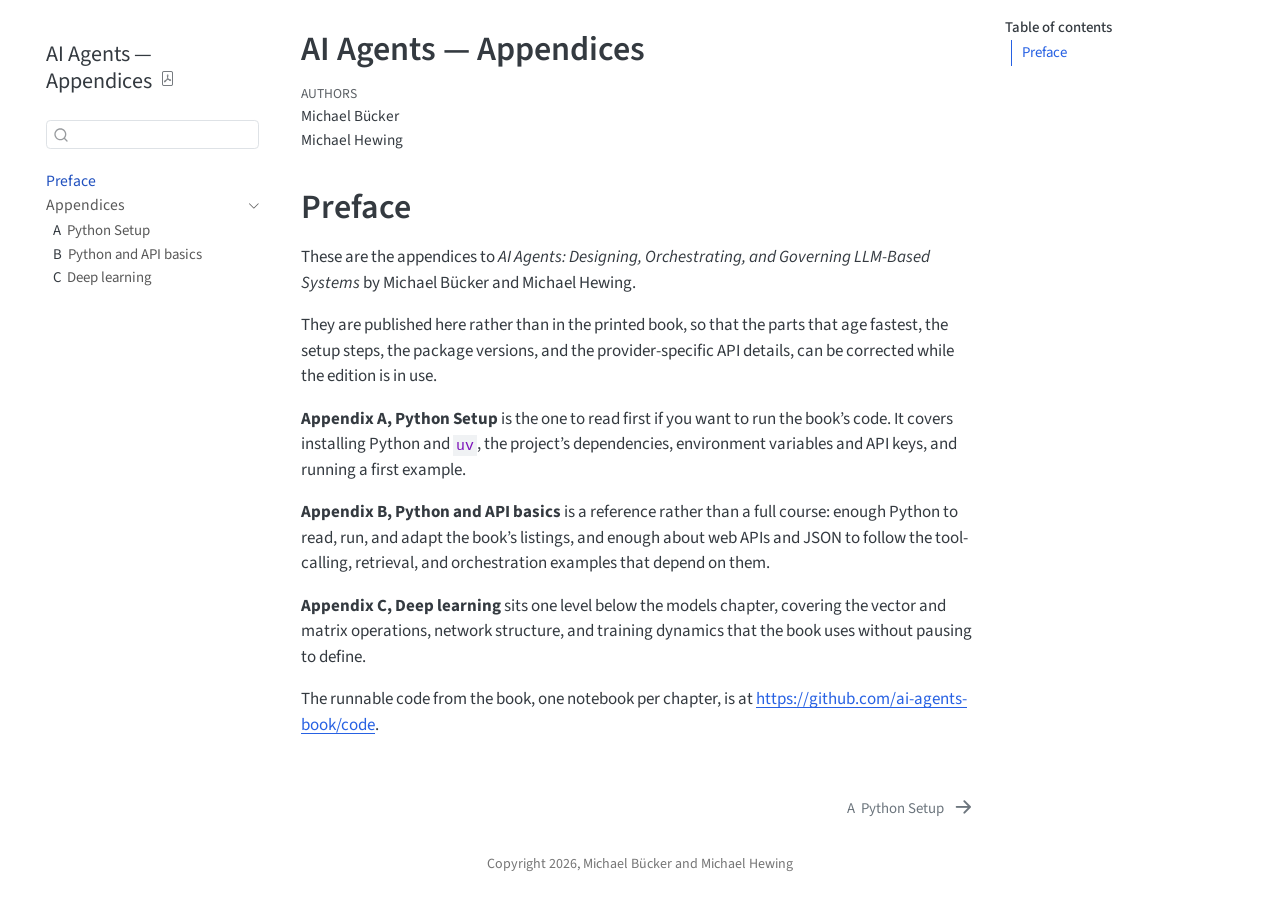
<file: index.html>
<!DOCTYPE html>
<html xmlns="http://www.w3.org/1999/xhtml" lang="en" xml:lang="en"><head>

<meta charset="utf-8">
<meta name="generator" content="quarto-1.8.24">

<meta name="viewport" content="width=device-width, initial-scale=1.0, user-scalable=yes">

<meta name="author" content="Michael Bücker">
<meta name="author" content="Michael Hewing">

<title>AI Agents — Appendices</title>
<style>
code{white-space: pre-wrap;}
span.smallcaps{font-variant: small-caps;}
div.columns{display: flex; gap: min(4vw, 1.5em);}
div.column{flex: auto; overflow-x: auto;}
div.hanging-indent{margin-left: 1.5em; text-indent: -1.5em;}
ul.task-list{list-style: none;}
ul.task-list li input[type="checkbox"] {
  width: 0.8em;
  margin: 0 0.8em 0.2em -1em; /* quarto-specific, see https://github.com/quarto-dev/quarto-cli/issues/4556 */ 
  vertical-align: middle;
}
</style>


<script src="site_libs/quarto-nav/quarto-nav.js"></script>
<script src="site_libs/quarto-nav/headroom.min.js"></script>
<script src="site_libs/clipboard/clipboard.min.js"></script>
<script src="site_libs/quarto-search/autocomplete.umd.js"></script>
<script src="site_libs/quarto-search/fuse.min.js"></script>
<script src="site_libs/quarto-search/quarto-search.js"></script>
<meta name="quarto:offset" content="./">
<link href="./a-setup.html" rel="next">
<script src="site_libs/quarto-html/quarto.js" type="module"></script>
<script src="site_libs/quarto-html/tabsets/tabsets.js" type="module"></script>
<script src="site_libs/quarto-html/axe/axe-check.js" type="module"></script>
<script src="site_libs/quarto-html/popper.min.js"></script>
<script src="site_libs/quarto-html/tippy.umd.min.js"></script>
<script src="site_libs/quarto-html/anchor.min.js"></script>
<link href="site_libs/quarto-html/tippy.css" rel="stylesheet">
<link href="site_libs/quarto-html/quarto-syntax-highlighting-dc55a5b9e770e841cd82e46aadbfb9b0.css" rel="stylesheet" id="quarto-text-highlighting-styles">
<script src="site_libs/bootstrap/bootstrap.min.js"></script>
<link href="site_libs/bootstrap/bootstrap-icons.css" rel="stylesheet">
<link href="site_libs/bootstrap/bootstrap-efa4ae438396d7ce58f0c12de823036a.min.css" rel="stylesheet" append-hash="true" id="quarto-bootstrap" data-mode="light">
<script id="quarto-search-options" type="application/json">{
  "location": "sidebar",
  "copy-button": false,
  "collapse-after": 3,
  "panel-placement": "start",
  "type": "textbox",
  "limit": 50,
  "keyboard-shortcut": [
    "f",
    "/",
    "s"
  ],
  "show-item-context": false,
  "language": {
    "search-no-results-text": "No results",
    "search-matching-documents-text": "matching documents",
    "search-copy-link-title": "Copy link to search",
    "search-hide-matches-text": "Hide additional matches",
    "search-more-match-text": "more match in this document",
    "search-more-matches-text": "more matches in this document",
    "search-clear-button-title": "Clear",
    "search-text-placeholder": "",
    "search-detached-cancel-button-title": "Cancel",
    "search-submit-button-title": "Submit",
    "search-label": "Search"
  }
}</script>


</head>

<body class="nav-sidebar floating quarto-light">

<div id="quarto-search-results"></div>
  <header id="quarto-header" class="headroom fixed-top">
  <nav class="quarto-secondary-nav">
    <div class="container-fluid d-flex">
      <button type="button" class="quarto-btn-toggle btn" data-bs-toggle="collapse" role="button" data-bs-target=".quarto-sidebar-collapse-item" aria-controls="quarto-sidebar" aria-expanded="false" aria-label="Toggle sidebar navigation" onclick="if (window.quartoToggleHeadroom) { window.quartoToggleHeadroom(); }">
        <i class="bi bi-layout-text-sidebar-reverse"></i>
      </button>
        <nav class="quarto-page-breadcrumbs" aria-label="breadcrumb"><ol class="breadcrumb"><li class="breadcrumb-item"><a href="./index.html">Preface</a></li></ol></nav>
        <a class="flex-grow-1" role="navigation" data-bs-toggle="collapse" data-bs-target=".quarto-sidebar-collapse-item" aria-controls="quarto-sidebar" aria-expanded="false" aria-label="Toggle sidebar navigation" onclick="if (window.quartoToggleHeadroom) { window.quartoToggleHeadroom(); }">      
        </a>
      <button type="button" class="btn quarto-search-button" aria-label="Search" onclick="window.quartoOpenSearch();">
        <i class="bi bi-search"></i>
      </button>
    </div>
  </nav>
</header>
<!-- content -->
<div id="quarto-content" class="quarto-container page-columns page-rows-contents page-layout-article">
<!-- sidebar -->
  <nav id="quarto-sidebar" class="sidebar collapse collapse-horizontal quarto-sidebar-collapse-item sidebar-navigation floating overflow-auto">
    <div class="pt-lg-2 mt-2 text-left sidebar-header sidebar-header-stacked">
      <a href="./index.html" class="sidebar-logo-link">
      </a>
    <div class="sidebar-title mb-0 py-0">
      <a href="./">AI Agents — Appendices</a> 
        <div class="sidebar-tools-main">
    <a href="./appendices.pdf" title="Download PDF" class="quarto-navigation-tool px-1" aria-label="Download PDF"><i class="bi bi-file-pdf"></i></a>
</div>
    </div>
      </div>
        <div class="mt-2 flex-shrink-0 align-items-center">
        <div class="sidebar-search">
        <div id="quarto-search" class="" title="Search"></div>
        </div>
        </div>
    <div class="sidebar-menu-container"> 
    <ul class="list-unstyled mt-1">
        <li class="sidebar-item">
  <div class="sidebar-item-container"> 
  <a href="./index.html" class="sidebar-item-text sidebar-link active">
 <span class="menu-text">Preface</span></a>
  </div>
</li>
        <li class="sidebar-item sidebar-item-section">
      <div class="sidebar-item-container"> 
            <a class="sidebar-item-text sidebar-link text-start" data-bs-toggle="collapse" data-bs-target="#quarto-sidebar-section-1" role="navigation" aria-expanded="true">
 <span class="menu-text">Appendices</span></a>
          <a class="sidebar-item-toggle text-start" data-bs-toggle="collapse" data-bs-target="#quarto-sidebar-section-1" role="navigation" aria-expanded="true" aria-label="Toggle section">
            <i class="bi bi-chevron-right ms-2"></i>
          </a> 
      </div>
      <ul id="quarto-sidebar-section-1" class="collapse list-unstyled sidebar-section depth1 show">  
          <li class="sidebar-item">
  <div class="sidebar-item-container"> 
  <a href="./a-setup.html" class="sidebar-item-text sidebar-link">
 <span class="menu-text"><span class="chapter-number">A</span>&nbsp; <span class="chapter-title">Python Setup</span></span></a>
  </div>
</li>
          <li class="sidebar-item">
  <div class="sidebar-item-container"> 
  <a href="./b-python.html" class="sidebar-item-text sidebar-link">
 <span class="menu-text"><span class="chapter-number">B</span>&nbsp; <span class="chapter-title">Python and API basics</span></span></a>
  </div>
</li>
          <li class="sidebar-item">
  <div class="sidebar-item-container"> 
  <a href="./c-deeplearning.html" class="sidebar-item-text sidebar-link">
 <span class="menu-text"><span class="chapter-number">C</span>&nbsp; <span class="chapter-title">Deep learning</span></span></a>
  </div>
</li>
      </ul>
  </li>
    </ul>
    </div>
</nav>
<div id="quarto-sidebar-glass" class="quarto-sidebar-collapse-item" data-bs-toggle="collapse" data-bs-target=".quarto-sidebar-collapse-item"></div>
<!-- margin-sidebar -->
    <div id="quarto-margin-sidebar" class="sidebar margin-sidebar">
        <nav id="TOC" role="doc-toc" class="toc-active">
    <h2 id="toc-title">Table of contents</h2>
   
  <ul>
  <li><a href="#preface" id="toc-preface" class="nav-link active" data-scroll-target="#preface">Preface</a></li>
  </ul>
</nav>
    </div>
<!-- main -->
<main class="content" id="quarto-document-content">

<header id="title-block-header" class="quarto-title-block default">
<div class="quarto-title">
<h1 class="title">AI Agents — Appendices</h1>
</div>



<div class="quarto-title-meta">

    <div>
    <div class="quarto-title-meta-heading">Authors</div>
    <div class="quarto-title-meta-contents">
             <p>Michael Bücker </p>
             <p>Michael Hewing </p>
          </div>
  </div>
    
  
    
  </div>
  


</header>


<section id="preface" class="level1 unnumbered">
<h1 class="unnumbered">Preface</h1>
<p>These are the appendices to <em>AI Agents: Designing, Orchestrating, and Governing LLM-Based Systems</em> by Michael Bücker and Michael Hewing.</p>
<p>They are published here rather than in the printed book, so that the parts that age fastest, the setup steps, the package versions, and the provider-specific API details, can be corrected while the edition is in use.</p>
<p><strong>Appendix A, Python Setup</strong> is the one to read first if you want to run the book’s code. It covers installing Python and <code>uv</code>, the project’s dependencies, environment variables and API keys, and running a first example.</p>
<p><strong>Appendix B, Python and API basics</strong> is a reference rather than a full course: enough Python to read, run, and adapt the book’s listings, and enough about web APIs and JSON to follow the tool-calling, retrieval, and orchestration examples that depend on them.</p>
<p><strong>Appendix C, Deep learning</strong> sits one level below the models chapter, covering the vector and matrix operations, network structure, and training dynamics that the book uses without pausing to define.</p>
<p>The runnable code from the book, one notebook per chapter, is at <a href="https://github.com/ai-agents-book/code" class="uri">https://github.com/ai-agents-book/code</a>.</p>


</section>

</main> <!-- /main -->
<script id="quarto-html-after-body" type="application/javascript">
  window.document.addEventListener("DOMContentLoaded", function (event) {
    const icon = "";
    const anchorJS = new window.AnchorJS();
    anchorJS.options = {
      placement: 'right',
      icon: icon
    };
    anchorJS.add('.anchored');
    const isCodeAnnotation = (el) => {
      for (const clz of el.classList) {
        if (clz.startsWith('code-annotation-')) {                     
          return true;
        }
      }
      return false;
    }
    const onCopySuccess = function(e) {
      // button target
      const button = e.trigger;
      // don't keep focus
      button.blur();
      // flash "checked"
      button.classList.add('code-copy-button-checked');
      var currentTitle = button.getAttribute("title");
      button.setAttribute("title", "Copied!");
      let tooltip;
      if (window.bootstrap) {
        button.setAttribute("data-bs-toggle", "tooltip");
        button.setAttribute("data-bs-placement", "left");
        button.setAttribute("data-bs-title", "Copied!");
        tooltip = new bootstrap.Tooltip(button, 
          { trigger: "manual", 
            customClass: "code-copy-button-tooltip",
            offset: [0, -8]});
        tooltip.show();    
      }
      setTimeout(function() {
        if (tooltip) {
          tooltip.hide();
          button.removeAttribute("data-bs-title");
          button.removeAttribute("data-bs-toggle");
          button.removeAttribute("data-bs-placement");
        }
        button.setAttribute("title", currentTitle);
        button.classList.remove('code-copy-button-checked');
      }, 1000);
      // clear code selection
      e.clearSelection();
    }
    const getTextToCopy = function(trigger) {
      const outerScaffold = trigger.parentElement.cloneNode(true);
      const codeEl = outerScaffold.querySelector('code');
      for (const childEl of codeEl.children) {
        if (isCodeAnnotation(childEl)) {
          childEl.remove();
        }
      }
      return codeEl.innerText;
    }
    const clipboard = new window.ClipboardJS('.code-copy-button:not([data-in-quarto-modal])', {
      text: getTextToCopy
    });
    clipboard.on('success', onCopySuccess);
    if (window.document.getElementById('quarto-embedded-source-code-modal')) {
      const clipboardModal = new window.ClipboardJS('.code-copy-button[data-in-quarto-modal]', {
        text: getTextToCopy,
        container: window.document.getElementById('quarto-embedded-source-code-modal')
      });
      clipboardModal.on('success', onCopySuccess);
    }
      var localhostRegex = new RegExp(/^(?:http|https):\/\/localhost\:?[0-9]*\//);
      var mailtoRegex = new RegExp(/^mailto:/);
        var filterRegex = new RegExp('/' + window.location.host + '/');
      var isInternal = (href) => {
          return filterRegex.test(href) || localhostRegex.test(href) || mailtoRegex.test(href);
      }
      // Inspect non-navigation links and adorn them if external
     var links = window.document.querySelectorAll('a[href]:not(.nav-link):not(.navbar-brand):not(.toc-action):not(.sidebar-link):not(.sidebar-item-toggle):not(.pagination-link):not(.no-external):not([aria-hidden]):not(.dropdown-item):not(.quarto-navigation-tool):not(.about-link)');
      for (var i=0; i<links.length; i++) {
        const link = links[i];
        if (!isInternal(link.href)) {
          // undo the damage that might have been done by quarto-nav.js in the case of
          // links that we want to consider external
          if (link.dataset.originalHref !== undefined) {
            link.href = link.dataset.originalHref;
          }
        }
      }
    function tippyHover(el, contentFn, onTriggerFn, onUntriggerFn) {
      const config = {
        allowHTML: true,
        maxWidth: 500,
        delay: 100,
        arrow: false,
        appendTo: function(el) {
            return el.parentElement;
        },
        interactive: true,
        interactiveBorder: 10,
        theme: 'quarto',
        placement: 'bottom-start',
      };
      if (contentFn) {
        config.content = contentFn;
      }
      if (onTriggerFn) {
        config.onTrigger = onTriggerFn;
      }
      if (onUntriggerFn) {
        config.onUntrigger = onUntriggerFn;
      }
      window.tippy(el, config); 
    }
    const noterefs = window.document.querySelectorAll('a[role="doc-noteref"]');
    for (var i=0; i<noterefs.length; i++) {
      const ref = noterefs[i];
      tippyHover(ref, function() {
        // use id or data attribute instead here
        let href = ref.getAttribute('data-footnote-href') || ref.getAttribute('href');
        try { href = new URL(href).hash; } catch {}
        const id = href.replace(/^#\/?/, "");
        const note = window.document.getElementById(id);
        if (note) {
          return note.innerHTML;
        } else {
          return "";
        }
      });
    }
    const xrefs = window.document.querySelectorAll('a.quarto-xref');
    const processXRef = (id, note) => {
      // Strip column container classes
      const stripColumnClz = (el) => {
        el.classList.remove("page-full", "page-columns");
        if (el.children) {
          for (const child of el.children) {
            stripColumnClz(child);
          }
        }
      }
      stripColumnClz(note)
      if (id === null || id.startsWith('sec-')) {
        // Special case sections, only their first couple elements
        const container = document.createElement("div");
        if (note.children && note.children.length > 2) {
          container.appendChild(note.children[0].cloneNode(true));
          for (let i = 1; i < note.children.length; i++) {
            const child = note.children[i];
            if (child.tagName === "P" && child.innerText === "") {
              continue;
            } else {
              container.appendChild(child.cloneNode(true));
              break;
            }
          }
          if (window.Quarto?.typesetMath) {
            window.Quarto.typesetMath(container);
          }
          return container.innerHTML
        } else {
          if (window.Quarto?.typesetMath) {
            window.Quarto.typesetMath(note);
          }
          return note.innerHTML;
        }
      } else {
        // Remove any anchor links if they are present
        const anchorLink = note.querySelector('a.anchorjs-link');
        if (anchorLink) {
          anchorLink.remove();
        }
        if (window.Quarto?.typesetMath) {
          window.Quarto.typesetMath(note);
        }
        if (note.classList.contains("callout")) {
          return note.outerHTML;
        } else {
          return note.innerHTML;
        }
      }
    }
    for (var i=0; i<xrefs.length; i++) {
      const xref = xrefs[i];
      tippyHover(xref, undefined, function(instance) {
        instance.disable();
        let url = xref.getAttribute('href');
        let hash = undefined; 
        if (url.startsWith('#')) {
          hash = url;
        } else {
          try { hash = new URL(url).hash; } catch {}
        }
        if (hash) {
          const id = hash.replace(/^#\/?/, "");
          const note = window.document.getElementById(id);
          if (note !== null) {
            try {
              const html = processXRef(id, note.cloneNode(true));
              instance.setContent(html);
            } finally {
              instance.enable();
              instance.show();
            }
          } else {
            // See if we can fetch this
            fetch(url.split('#')[0])
            .then(res => res.text())
            .then(html => {
              const parser = new DOMParser();
              const htmlDoc = parser.parseFromString(html, "text/html");
              const note = htmlDoc.getElementById(id);
              if (note !== null) {
                const html = processXRef(id, note);
                instance.setContent(html);
              } 
            }).finally(() => {
              instance.enable();
              instance.show();
            });
          }
        } else {
          // See if we can fetch a full url (with no hash to target)
          // This is a special case and we should probably do some content thinning / targeting
          fetch(url)
          .then(res => res.text())
          .then(html => {
            const parser = new DOMParser();
            const htmlDoc = parser.parseFromString(html, "text/html");
            const note = htmlDoc.querySelector('main.content');
            if (note !== null) {
              // This should only happen for chapter cross references
              // (since there is no id in the URL)
              // remove the first header
              if (note.children.length > 0 && note.children[0].tagName === "HEADER") {
                note.children[0].remove();
              }
              const html = processXRef(null, note);
              instance.setContent(html);
            } 
          }).finally(() => {
            instance.enable();
            instance.show();
          });
        }
      }, function(instance) {
      });
    }
        let selectedAnnoteEl;
        const selectorForAnnotation = ( cell, annotation) => {
          let cellAttr = 'data-code-cell="' + cell + '"';
          let lineAttr = 'data-code-annotation="' +  annotation + '"';
          const selector = 'span[' + cellAttr + '][' + lineAttr + ']';
          return selector;
        }
        const selectCodeLines = (annoteEl) => {
          const doc = window.document;
          const targetCell = annoteEl.getAttribute("data-target-cell");
          const targetAnnotation = annoteEl.getAttribute("data-target-annotation");
          const annoteSpan = window.document.querySelector(selectorForAnnotation(targetCell, targetAnnotation));
          const lines = annoteSpan.getAttribute("data-code-lines").split(",");
          const lineIds = lines.map((line) => {
            return targetCell + "-" + line;
          })
          let top = null;
          let height = null;
          let parent = null;
          if (lineIds.length > 0) {
              //compute the position of the single el (top and bottom and make a div)
              const el = window.document.getElementById(lineIds[0]);
              top = el.offsetTop;
              height = el.offsetHeight;
              parent = el.parentElement.parentElement;
            if (lineIds.length > 1) {
              const lastEl = window.document.getElementById(lineIds[lineIds.length - 1]);
              const bottom = lastEl.offsetTop + lastEl.offsetHeight;
              height = bottom - top;
            }
            if (top !== null && height !== null && parent !== null) {
              // cook up a div (if necessary) and position it 
              let div = window.document.getElementById("code-annotation-line-highlight");
              if (div === null) {
                div = window.document.createElement("div");
                div.setAttribute("id", "code-annotation-line-highlight");
                div.style.position = 'absolute';
                parent.appendChild(div);
              }
              div.style.top = top - 2 + "px";
              div.style.height = height + 4 + "px";
              div.style.left = 0;
              let gutterDiv = window.document.getElementById("code-annotation-line-highlight-gutter");
              if (gutterDiv === null) {
                gutterDiv = window.document.createElement("div");
                gutterDiv.setAttribute("id", "code-annotation-line-highlight-gutter");
                gutterDiv.style.position = 'absolute';
                const codeCell = window.document.getElementById(targetCell);
                const gutter = codeCell.querySelector('.code-annotation-gutter');
                gutter.appendChild(gutterDiv);
              }
              gutterDiv.style.top = top - 2 + "px";
              gutterDiv.style.height = height + 4 + "px";
            }
            selectedAnnoteEl = annoteEl;
          }
        };
        const unselectCodeLines = () => {
          const elementsIds = ["code-annotation-line-highlight", "code-annotation-line-highlight-gutter"];
          elementsIds.forEach((elId) => {
            const div = window.document.getElementById(elId);
            if (div) {
              div.remove();
            }
          });
          selectedAnnoteEl = undefined;
        };
          // Handle positioning of the toggle
      window.addEventListener(
        "resize",
        throttle(() => {
          elRect = undefined;
          if (selectedAnnoteEl) {
            selectCodeLines(selectedAnnoteEl);
          }
        }, 10)
      );
      function throttle(fn, ms) {
      let throttle = false;
      let timer;
        return (...args) => {
          if(!throttle) { // first call gets through
              fn.apply(this, args);
              throttle = true;
          } else { // all the others get throttled
              if(timer) clearTimeout(timer); // cancel #2
              timer = setTimeout(() => {
                fn.apply(this, args);
                timer = throttle = false;
              }, ms);
          }
        };
      }
        // Attach click handler to the DT
        const annoteDls = window.document.querySelectorAll('dt[data-target-cell]');
        for (const annoteDlNode of annoteDls) {
          annoteDlNode.addEventListener('click', (event) => {
            const clickedEl = event.target;
            if (clickedEl !== selectedAnnoteEl) {
              unselectCodeLines();
              const activeEl = window.document.querySelector('dt[data-target-cell].code-annotation-active');
              if (activeEl) {
                activeEl.classList.remove('code-annotation-active');
              }
              selectCodeLines(clickedEl);
              clickedEl.classList.add('code-annotation-active');
            } else {
              // Unselect the line
              unselectCodeLines();
              clickedEl.classList.remove('code-annotation-active');
            }
          });
        }
    const findCites = (el) => {
      const parentEl = el.parentElement;
      if (parentEl) {
        const cites = parentEl.dataset.cites;
        if (cites) {
          return {
            el,
            cites: cites.split(' ')
          };
        } else {
          return findCites(el.parentElement)
        }
      } else {
        return undefined;
      }
    };
    var bibliorefs = window.document.querySelectorAll('a[role="doc-biblioref"]');
    for (var i=0; i<bibliorefs.length; i++) {
      const ref = bibliorefs[i];
      const citeInfo = findCites(ref);
      if (citeInfo) {
        tippyHover(citeInfo.el, function() {
          var popup = window.document.createElement('div');
          citeInfo.cites.forEach(function(cite) {
            var citeDiv = window.document.createElement('div');
            citeDiv.classList.add('hanging-indent');
            citeDiv.classList.add('csl-entry');
            var biblioDiv = window.document.getElementById('ref-' + cite);
            if (biblioDiv) {
              citeDiv.innerHTML = biblioDiv.innerHTML;
            }
            popup.appendChild(citeDiv);
          });
          return popup.innerHTML;
        });
      }
    }
  });
  </script>
<nav class="page-navigation">
  <div class="nav-page nav-page-previous">
  </div>
  <div class="nav-page nav-page-next">
      <a href="./a-setup.html" class="pagination-link" aria-label="Python Setup">
        <span class="nav-page-text"><span class="chapter-number">A</span>&nbsp; <span class="chapter-title">Python Setup</span></span> <i class="bi bi-arrow-right-short"></i>
      </a>
  </div>
</nav>
</div> <!-- /content -->
<footer class="footer">
  <div class="nav-footer">
    <div class="nav-footer-left">
      &nbsp;
    </div>   
    <div class="nav-footer-center">
<p>Copyright 2026, Michael Bücker and Michael Hewing</p>
</div>
    <div class="nav-footer-right">
      &nbsp;
    </div>
  </div>
</footer>




</body></html>
</file>
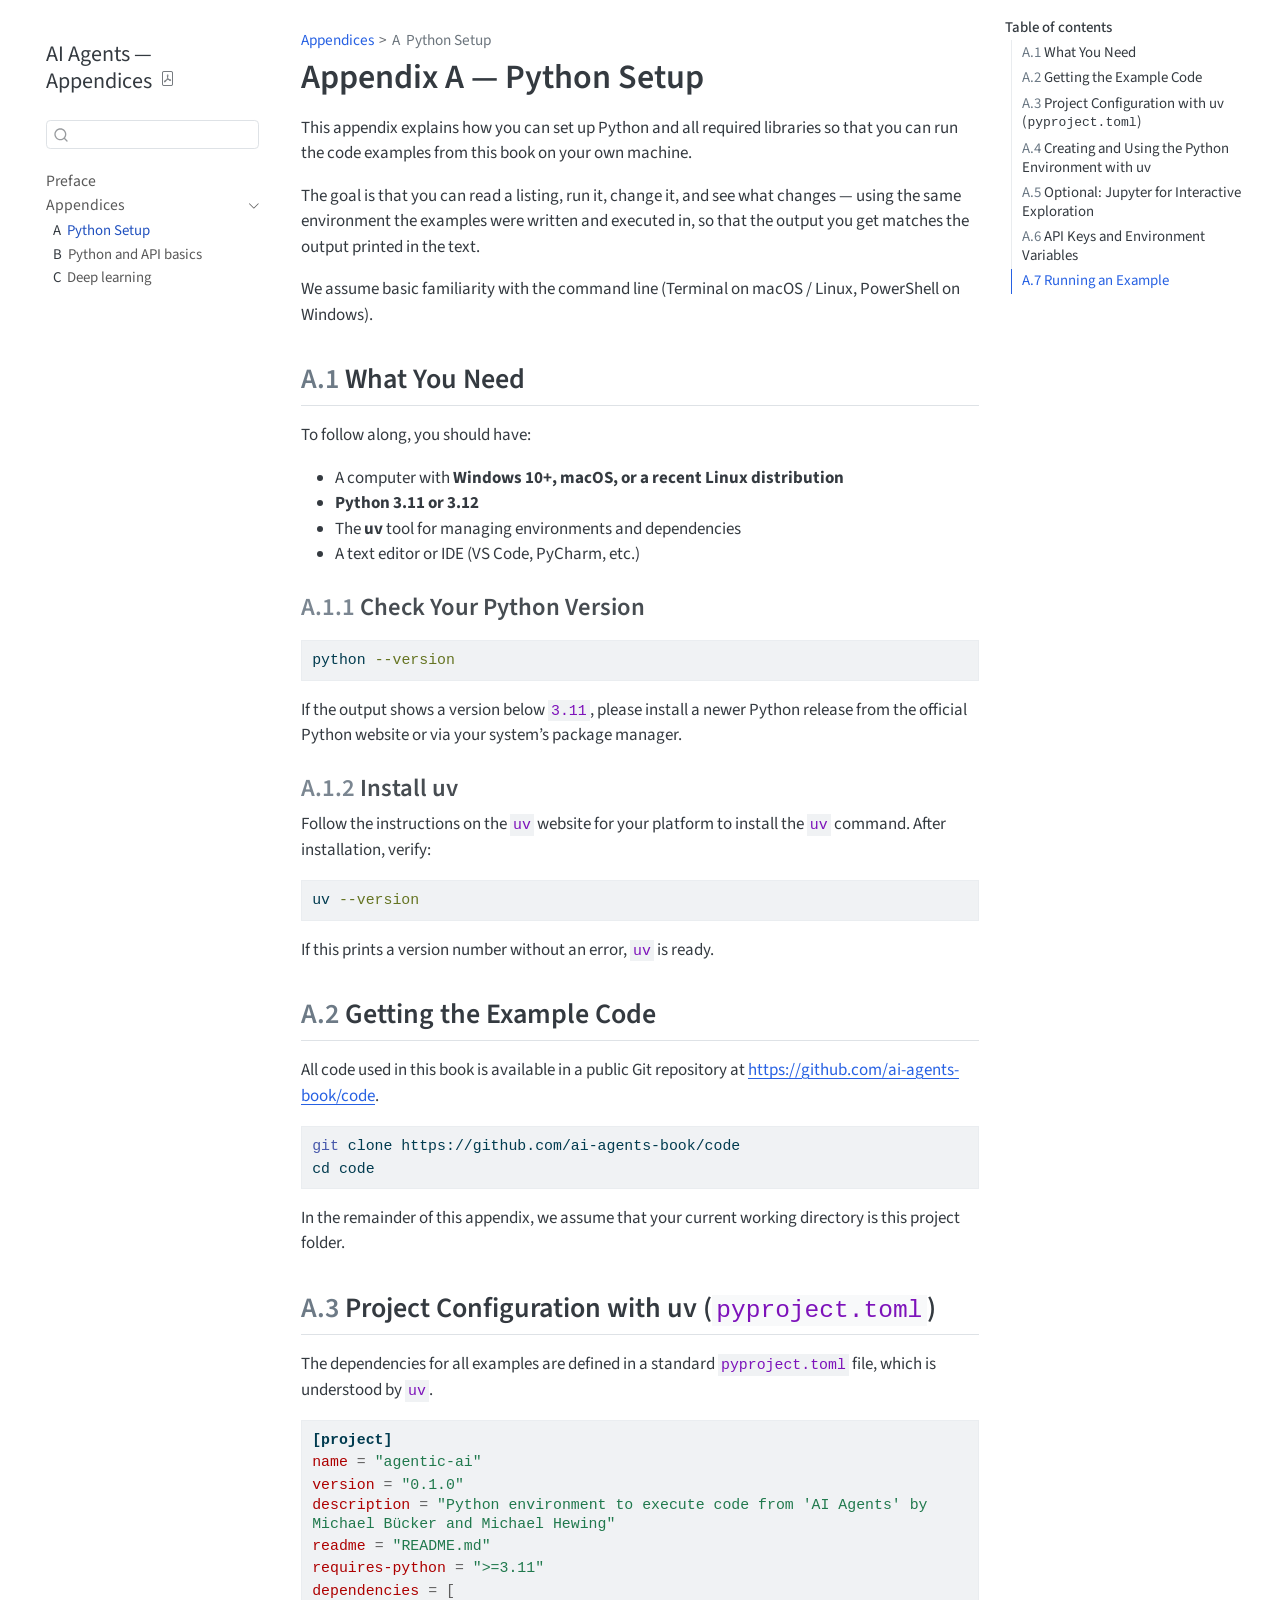
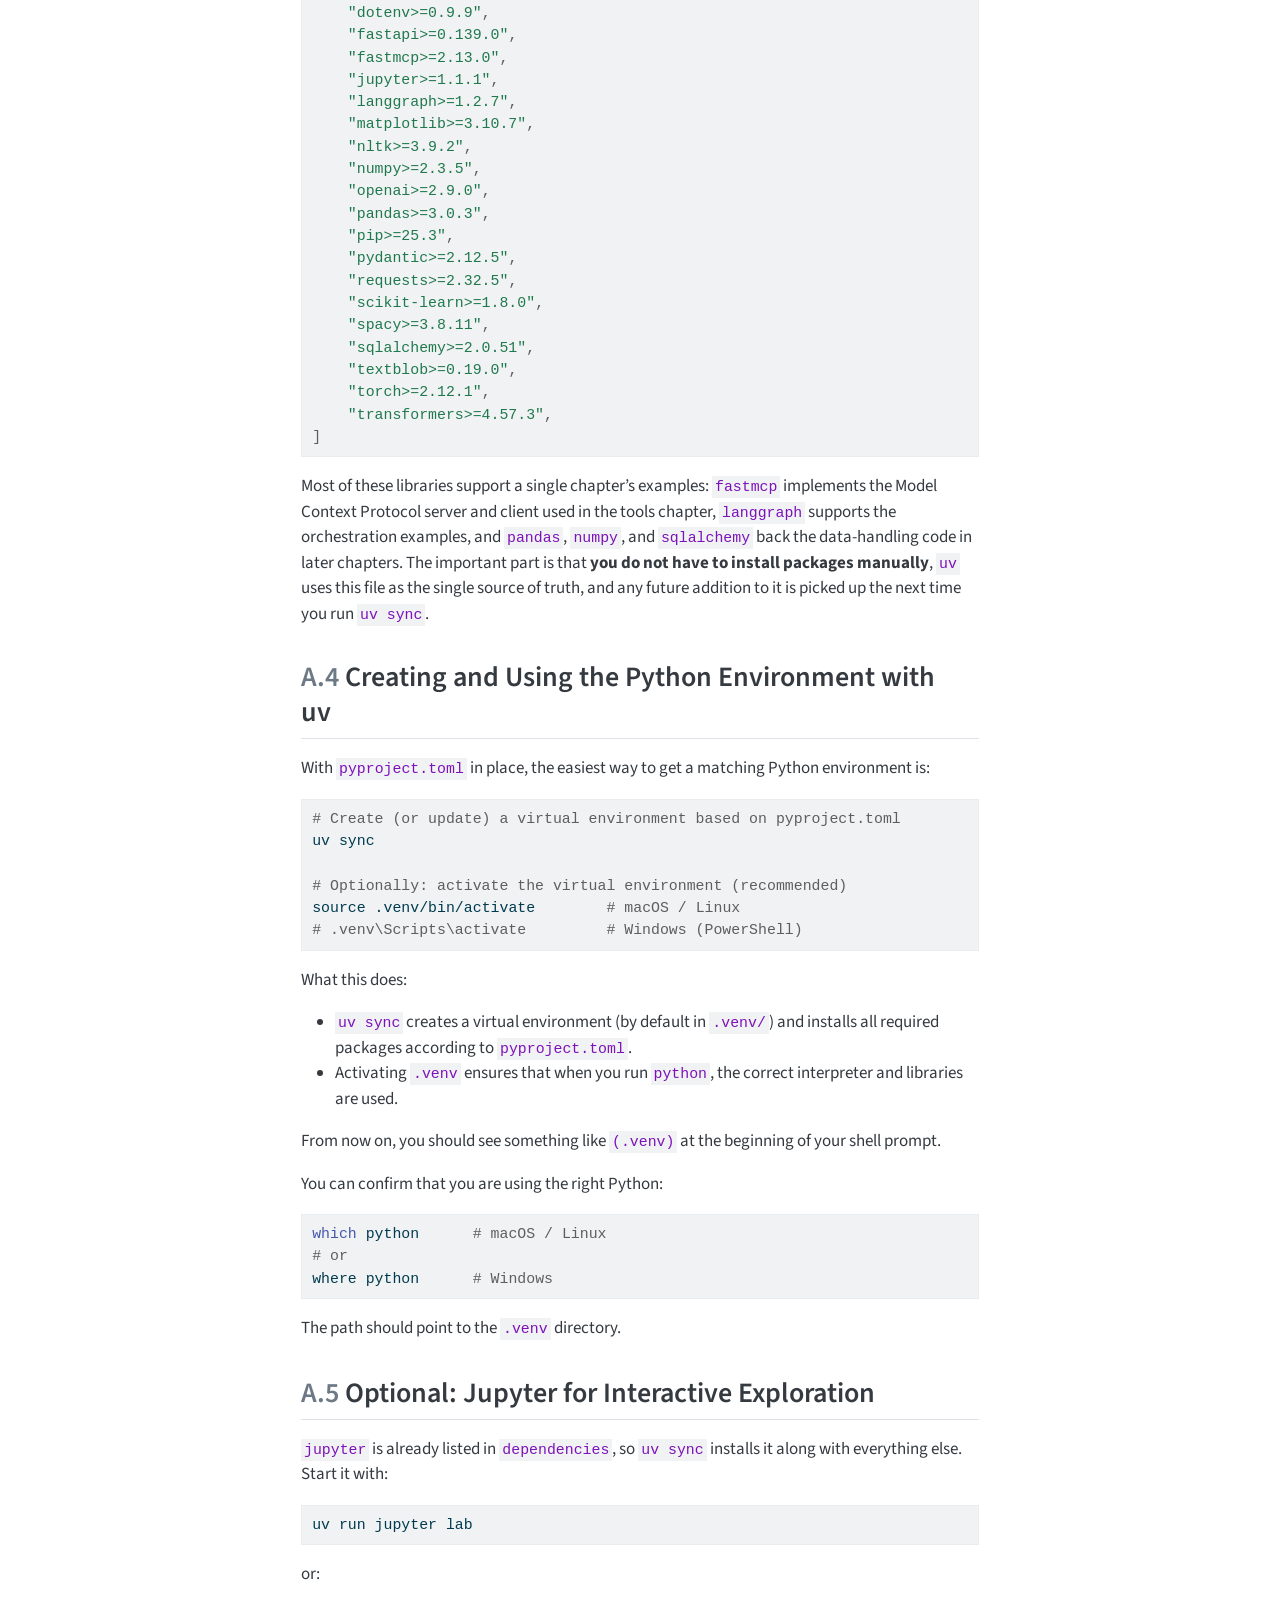
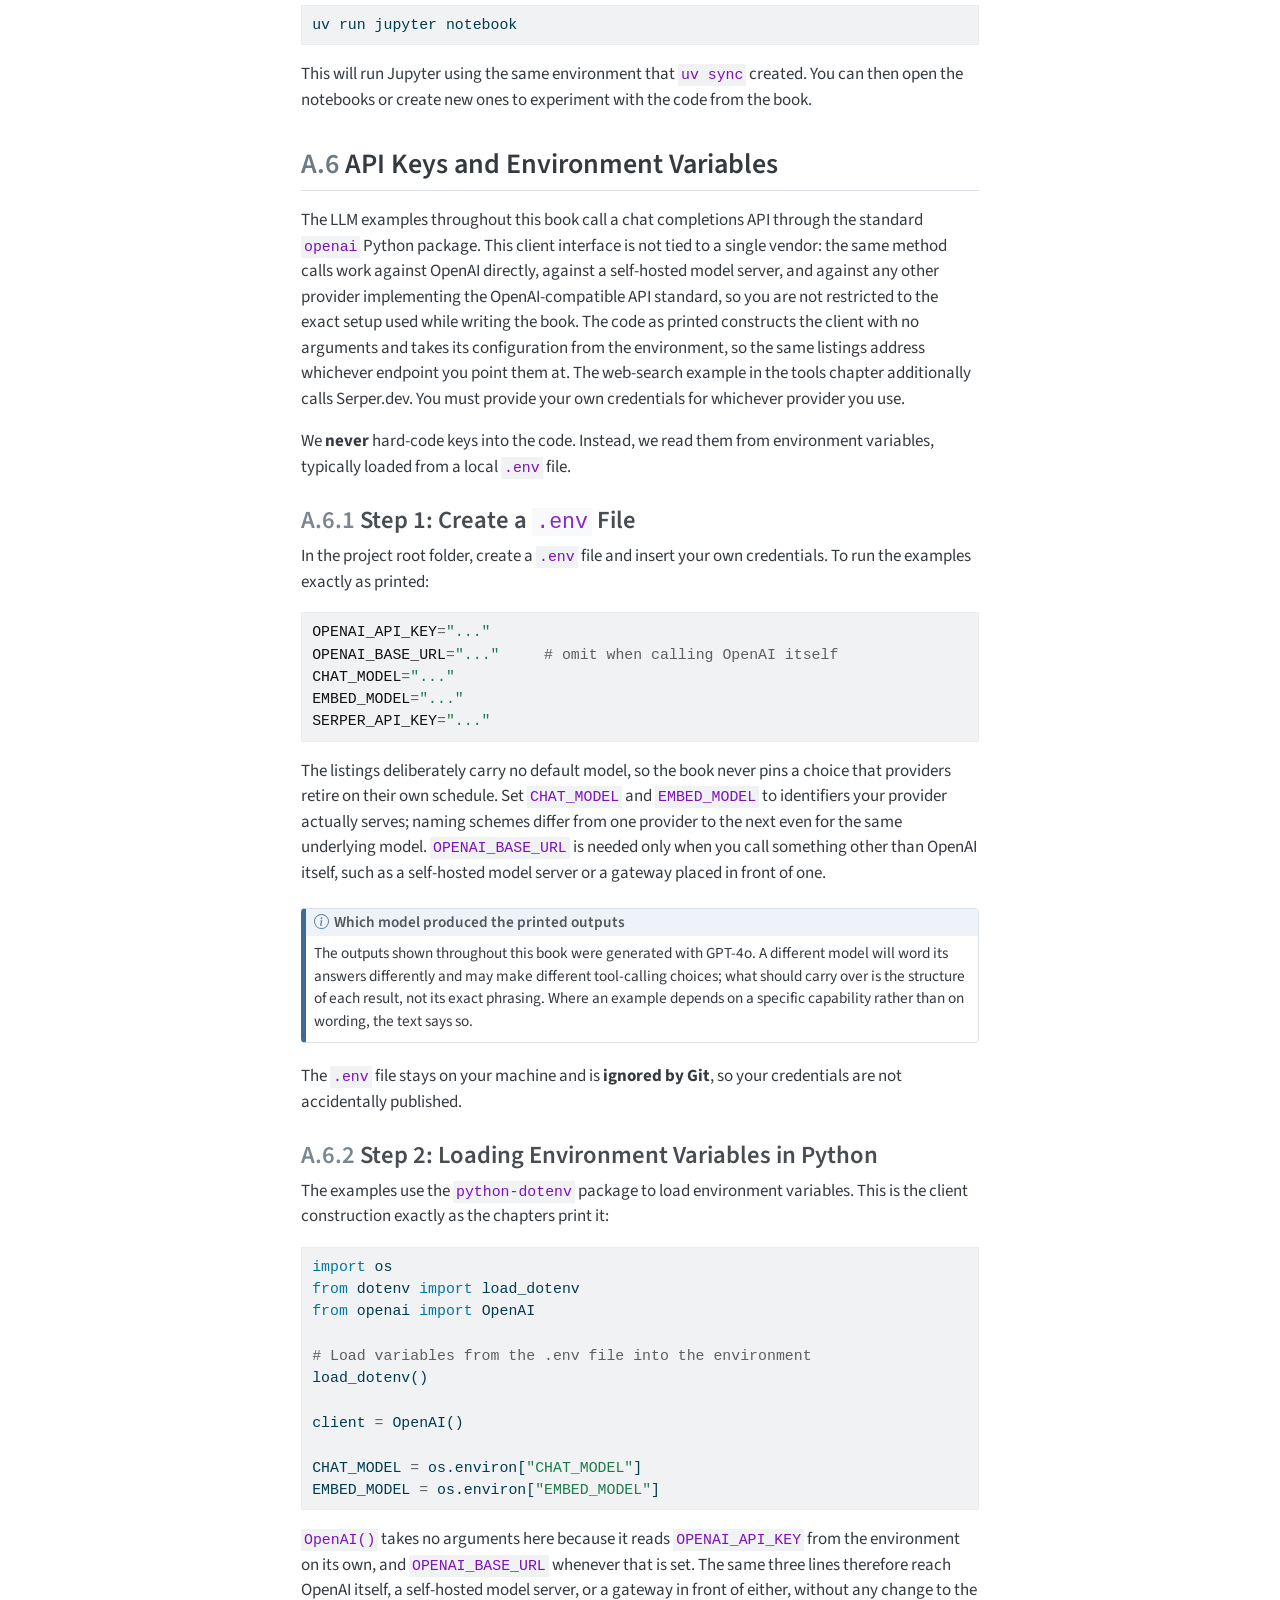
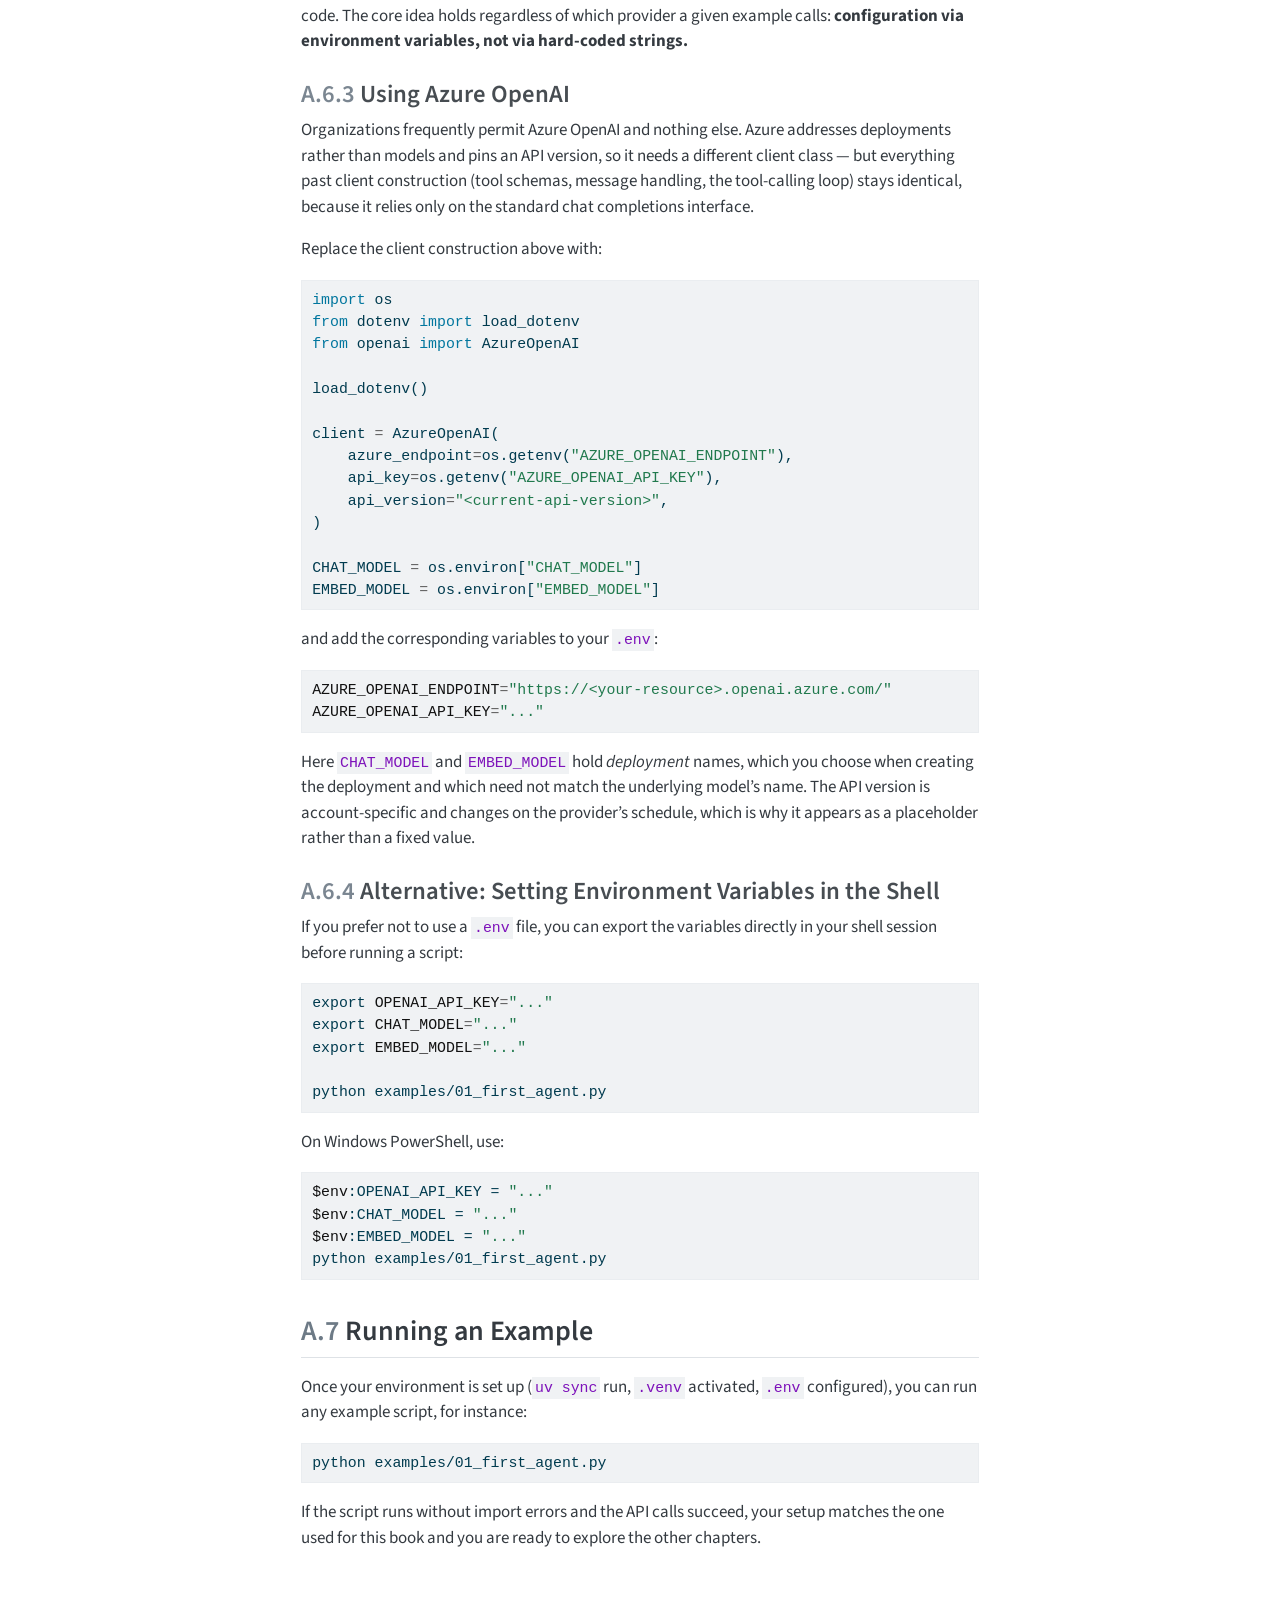
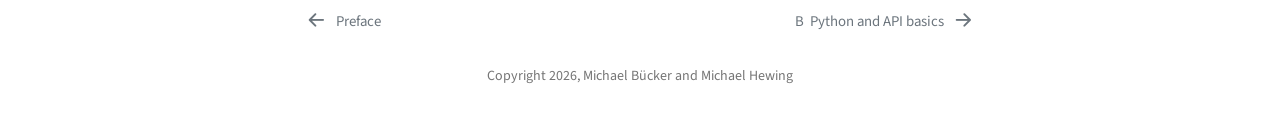
<file: a-setup.html>
<!DOCTYPE html>
<html xmlns="http://www.w3.org/1999/xhtml" lang="en" xml:lang="en"><head>

<meta charset="utf-8">
<meta name="generator" content="quarto-1.8.24">

<meta name="viewport" content="width=device-width, initial-scale=1.0, user-scalable=yes">


<title>Appendix A — Python Setup – AI Agents — Appendices</title>
<style>
code{white-space: pre-wrap;}
span.smallcaps{font-variant: small-caps;}
div.columns{display: flex; gap: min(4vw, 1.5em);}
div.column{flex: auto; overflow-x: auto;}
div.hanging-indent{margin-left: 1.5em; text-indent: -1.5em;}
ul.task-list{list-style: none;}
ul.task-list li input[type="checkbox"] {
  width: 0.8em;
  margin: 0 0.8em 0.2em -1em; /* quarto-specific, see https://github.com/quarto-dev/quarto-cli/issues/4556 */ 
  vertical-align: middle;
}
/* CSS for syntax highlighting */
html { -webkit-text-size-adjust: 100%; }
pre > code.sourceCode { white-space: pre; position: relative; }
pre > code.sourceCode > span { display: inline-block; line-height: 1.25; }
pre > code.sourceCode > span:empty { height: 1.2em; }
.sourceCode { overflow: visible; }
code.sourceCode > span { color: inherit; text-decoration: inherit; }
div.sourceCode { margin: 1em 0; }
pre.sourceCode { margin: 0; }
@media screen {
div.sourceCode { overflow: auto; }
}
@media print {
pre > code.sourceCode { white-space: pre-wrap; }
pre > code.sourceCode > span { text-indent: -5em; padding-left: 5em; }
}
pre.numberSource code
  { counter-reset: source-line 0; }
pre.numberSource code > span
  { position: relative; left: -4em; counter-increment: source-line; }
pre.numberSource code > span > a:first-child::before
  { content: counter(source-line);
    position: relative; left: -1em; text-align: right; vertical-align: baseline;
    border: none; display: inline-block;
    -webkit-touch-callout: none; -webkit-user-select: none;
    -khtml-user-select: none; -moz-user-select: none;
    -ms-user-select: none; user-select: none;
    padding: 0 4px; width: 4em;
  }
pre.numberSource { margin-left: 3em;  padding-left: 4px; }
div.sourceCode
  {   }
@media screen {
pre > code.sourceCode > span > a:first-child::before { text-decoration: underline; }
}
</style>


<script src="site_libs/quarto-nav/quarto-nav.js"></script>
<script src="site_libs/quarto-nav/headroom.min.js"></script>
<script src="site_libs/clipboard/clipboard.min.js"></script>
<script src="site_libs/quarto-search/autocomplete.umd.js"></script>
<script src="site_libs/quarto-search/fuse.min.js"></script>
<script src="site_libs/quarto-search/quarto-search.js"></script>
<meta name="quarto:offset" content="./">
<link href="./b-python.html" rel="next">
<link href="./index.html" rel="prev">
<script src="site_libs/quarto-html/quarto.js" type="module"></script>
<script src="site_libs/quarto-html/tabsets/tabsets.js" type="module"></script>
<script src="site_libs/quarto-html/axe/axe-check.js" type="module"></script>
<script src="site_libs/quarto-html/popper.min.js"></script>
<script src="site_libs/quarto-html/tippy.umd.min.js"></script>
<script src="site_libs/quarto-html/anchor.min.js"></script>
<link href="site_libs/quarto-html/tippy.css" rel="stylesheet">
<link href="site_libs/quarto-html/quarto-syntax-highlighting-dc55a5b9e770e841cd82e46aadbfb9b0.css" rel="stylesheet" id="quarto-text-highlighting-styles">
<script src="site_libs/bootstrap/bootstrap.min.js"></script>
<link href="site_libs/bootstrap/bootstrap-icons.css" rel="stylesheet">
<link href="site_libs/bootstrap/bootstrap-efa4ae438396d7ce58f0c12de823036a.min.css" rel="stylesheet" append-hash="true" id="quarto-bootstrap" data-mode="light">
<script id="quarto-search-options" type="application/json">{
  "location": "sidebar",
  "copy-button": false,
  "collapse-after": 3,
  "panel-placement": "start",
  "type": "textbox",
  "limit": 50,
  "keyboard-shortcut": [
    "f",
    "/",
    "s"
  ],
  "show-item-context": false,
  "language": {
    "search-no-results-text": "No results",
    "search-matching-documents-text": "matching documents",
    "search-copy-link-title": "Copy link to search",
    "search-hide-matches-text": "Hide additional matches",
    "search-more-match-text": "more match in this document",
    "search-more-matches-text": "more matches in this document",
    "search-clear-button-title": "Clear",
    "search-text-placeholder": "",
    "search-detached-cancel-button-title": "Cancel",
    "search-submit-button-title": "Submit",
    "search-label": "Search"
  }
}</script>


</head>

<body class="nav-sidebar floating quarto-light">

<div id="quarto-search-results"></div>
  <header id="quarto-header" class="headroom fixed-top">
  <nav class="quarto-secondary-nav">
    <div class="container-fluid d-flex">
      <button type="button" class="quarto-btn-toggle btn" data-bs-toggle="collapse" role="button" data-bs-target=".quarto-sidebar-collapse-item" aria-controls="quarto-sidebar" aria-expanded="false" aria-label="Toggle sidebar navigation" onclick="if (window.quartoToggleHeadroom) { window.quartoToggleHeadroom(); }">
        <i class="bi bi-layout-text-sidebar-reverse"></i>
      </button>
        <nav class="quarto-page-breadcrumbs" aria-label="breadcrumb"><ol class="breadcrumb"><li class="breadcrumb-item"><a href="./a-setup.html">Appendices</a></li><li class="breadcrumb-item"><a href="./a-setup.html"><span class="chapter-number">A</span>&nbsp; <span class="chapter-title">Python Setup</span></a></li></ol></nav>
        <a class="flex-grow-1" role="navigation" data-bs-toggle="collapse" data-bs-target=".quarto-sidebar-collapse-item" aria-controls="quarto-sidebar" aria-expanded="false" aria-label="Toggle sidebar navigation" onclick="if (window.quartoToggleHeadroom) { window.quartoToggleHeadroom(); }">      
        </a>
      <button type="button" class="btn quarto-search-button" aria-label="Search" onclick="window.quartoOpenSearch();">
        <i class="bi bi-search"></i>
      </button>
    </div>
  </nav>
</header>
<!-- content -->
<div id="quarto-content" class="quarto-container page-columns page-rows-contents page-layout-article">
<!-- sidebar -->
  <nav id="quarto-sidebar" class="sidebar collapse collapse-horizontal quarto-sidebar-collapse-item sidebar-navigation floating overflow-auto">
    <div class="pt-lg-2 mt-2 text-left sidebar-header sidebar-header-stacked">
      <a href="./index.html" class="sidebar-logo-link">
      </a>
    <div class="sidebar-title mb-0 py-0">
      <a href="./">AI Agents — Appendices</a> 
        <div class="sidebar-tools-main">
    <a href="./appendices.pdf" title="Download PDF" class="quarto-navigation-tool px-1" aria-label="Download PDF"><i class="bi bi-file-pdf"></i></a>
</div>
    </div>
      </div>
        <div class="mt-2 flex-shrink-0 align-items-center">
        <div class="sidebar-search">
        <div id="quarto-search" class="" title="Search"></div>
        </div>
        </div>
    <div class="sidebar-menu-container"> 
    <ul class="list-unstyled mt-1">
        <li class="sidebar-item">
  <div class="sidebar-item-container"> 
  <a href="./index.html" class="sidebar-item-text sidebar-link">
 <span class="menu-text">Preface</span></a>
  </div>
</li>
        <li class="sidebar-item sidebar-item-section">
      <div class="sidebar-item-container"> 
            <a class="sidebar-item-text sidebar-link text-start" data-bs-toggle="collapse" data-bs-target="#quarto-sidebar-section-1" role="navigation" aria-expanded="true">
 <span class="menu-text">Appendices</span></a>
          <a class="sidebar-item-toggle text-start" data-bs-toggle="collapse" data-bs-target="#quarto-sidebar-section-1" role="navigation" aria-expanded="true" aria-label="Toggle section">
            <i class="bi bi-chevron-right ms-2"></i>
          </a> 
      </div>
      <ul id="quarto-sidebar-section-1" class="collapse list-unstyled sidebar-section depth1 show">  
          <li class="sidebar-item">
  <div class="sidebar-item-container"> 
  <a href="./a-setup.html" class="sidebar-item-text sidebar-link active">
 <span class="menu-text"><span class="chapter-number">A</span>&nbsp; <span class="chapter-title">Python Setup</span></span></a>
  </div>
</li>
          <li class="sidebar-item">
  <div class="sidebar-item-container"> 
  <a href="./b-python.html" class="sidebar-item-text sidebar-link">
 <span class="menu-text"><span class="chapter-number">B</span>&nbsp; <span class="chapter-title">Python and API basics</span></span></a>
  </div>
</li>
          <li class="sidebar-item">
  <div class="sidebar-item-container"> 
  <a href="./c-deeplearning.html" class="sidebar-item-text sidebar-link">
 <span class="menu-text"><span class="chapter-number">C</span>&nbsp; <span class="chapter-title">Deep learning</span></span></a>
  </div>
</li>
      </ul>
  </li>
    </ul>
    </div>
</nav>
<div id="quarto-sidebar-glass" class="quarto-sidebar-collapse-item" data-bs-toggle="collapse" data-bs-target=".quarto-sidebar-collapse-item"></div>
<!-- margin-sidebar -->
    <div id="quarto-margin-sidebar" class="sidebar margin-sidebar">
        <nav id="TOC" role="doc-toc" class="toc-active">
    <h2 id="toc-title">Table of contents</h2>
   
  <ul>
  <li><a href="#what-you-need" id="toc-what-you-need" class="nav-link active" data-scroll-target="#what-you-need"><span class="header-section-number">A.1</span> What You Need</a>
  <ul class="collapse">
  <li><a href="#check-your-python-version" id="toc-check-your-python-version" class="nav-link" data-scroll-target="#check-your-python-version"><span class="header-section-number">A.1.1</span> Check Your Python Version</a></li>
  <li><a href="#install-uv" id="toc-install-uv" class="nav-link" data-scroll-target="#install-uv"><span class="header-section-number">A.1.2</span> Install uv</a></li>
  </ul></li>
  <li><a href="#getting-the-example-code" id="toc-getting-the-example-code" class="nav-link" data-scroll-target="#getting-the-example-code"><span class="header-section-number">A.2</span> Getting the Example Code</a></li>
  <li><a href="#project-configuration-with-uv-pyproject.toml" id="toc-project-configuration-with-uv-pyproject.toml" class="nav-link" data-scroll-target="#project-configuration-with-uv-pyproject.toml"><span class="header-section-number">A.3</span> Project Configuration with uv (<code>pyproject.toml</code>)</a></li>
  <li><a href="#creating-and-using-the-python-environment-with-uv" id="toc-creating-and-using-the-python-environment-with-uv" class="nav-link" data-scroll-target="#creating-and-using-the-python-environment-with-uv"><span class="header-section-number">A.4</span> Creating and Using the Python Environment with uv</a></li>
  <li><a href="#optional-jupyter-for-interactive-exploration" id="toc-optional-jupyter-for-interactive-exploration" class="nav-link" data-scroll-target="#optional-jupyter-for-interactive-exploration"><span class="header-section-number">A.5</span> Optional: Jupyter for Interactive Exploration</a></li>
  <li><a href="#api-keys-and-environment-variables" id="toc-api-keys-and-environment-variables" class="nav-link" data-scroll-target="#api-keys-and-environment-variables"><span class="header-section-number">A.6</span> API Keys and Environment Variables</a>
  <ul class="collapse">
  <li><a href="#step-1-create-a-.env-file" id="toc-step-1-create-a-.env-file" class="nav-link" data-scroll-target="#step-1-create-a-.env-file"><span class="header-section-number">A.6.1</span> Step 1: Create a <code>.env</code> File</a></li>
  <li><a href="#step-2-loading-environment-variables-in-python" id="toc-step-2-loading-environment-variables-in-python" class="nav-link" data-scroll-target="#step-2-loading-environment-variables-in-python"><span class="header-section-number">A.6.2</span> Step 2: Loading Environment Variables in Python</a></li>
  <li><a href="#using-azure-openai" id="toc-using-azure-openai" class="nav-link" data-scroll-target="#using-azure-openai"><span class="header-section-number">A.6.3</span> Using Azure OpenAI</a></li>
  <li><a href="#alternative-setting-environment-variables-in-the-shell" id="toc-alternative-setting-environment-variables-in-the-shell" class="nav-link" data-scroll-target="#alternative-setting-environment-variables-in-the-shell"><span class="header-section-number">A.6.4</span> Alternative: Setting Environment Variables in the Shell</a></li>
  </ul></li>
  <li><a href="#running-an-example" id="toc-running-an-example" class="nav-link" data-scroll-target="#running-an-example"><span class="header-section-number">A.7</span> Running an Example</a></li>
  </ul>
</nav>
    </div>
<!-- main -->
<main class="content" id="quarto-document-content">

<header id="title-block-header" class="quarto-title-block default"><nav class="quarto-page-breadcrumbs quarto-title-breadcrumbs d-none d-lg-block" aria-label="breadcrumb"><ol class="breadcrumb"><li class="breadcrumb-item"><a href="./a-setup.html">Appendices</a></li><li class="breadcrumb-item"><a href="./a-setup.html"><span class="chapter-number">A</span>&nbsp; <span class="chapter-title">Python Setup</span></a></li></ol></nav>
<div class="quarto-title">
<h1 class="title"><span id="sec-setup" class="quarto-section-identifier">Appendix A — Python Setup</span></h1>
</div>



<div class="quarto-title-meta">

    
  
    
  </div>
  


</header>


<p>This appendix explains how you can set up Python and all required libraries so that you can run the code examples from this book on your own machine.</p>
<p>The goal is that you can read a listing, run it, change it, and see what changes — using the same environment the examples were written and executed in, so that the output you get matches the output printed in the text.</p>
<p>We assume basic familiarity with the command line (Terminal on macOS / Linux, PowerShell on Windows).</p>
<section id="what-you-need" class="level2" data-number="A.1">
<h2 data-number="A.1" class="anchored" data-anchor-id="what-you-need"><span class="header-section-number">A.1</span> What You Need</h2>
<p>To follow along, you should have:</p>
<ul>
<li>A computer with <strong>Windows 10+, macOS, or a recent Linux distribution</strong></li>
<li><strong>Python 3.11 or 3.12</strong></li>
<li>The <strong>uv</strong> tool for managing environments and dependencies</li>
<li>A text editor or IDE (VS Code, PyCharm, etc.)</li>
</ul>
<section id="check-your-python-version" class="level3" data-number="A.1.1">
<h3 data-number="A.1.1" class="anchored" data-anchor-id="check-your-python-version"><span class="header-section-number">A.1.1</span> Check Your Python Version</h3>
<div class="code-copy-outer-scaffold"><div class="sourceCode" id="cb1"><pre class="sourceCode bash code-with-copy"><code class="sourceCode bash"><span id="cb1-1"><a href="#cb1-1" aria-hidden="true" tabindex="-1"></a><span class="ex">python</span> <span class="at">--version</span></span></code></pre></div><button title="Copy to Clipboard" class="code-copy-button"><i class="bi"></i></button></div>
<p>If the output shows a version below <code>3.11</code>, please install a newer Python release from the official Python website or via your system’s package manager.</p>
</section>
<section id="install-uv" class="level3" data-number="A.1.2">
<h3 data-number="A.1.2" class="anchored" data-anchor-id="install-uv"><span class="header-section-number">A.1.2</span> Install uv</h3>
<p>Follow the instructions on the <code>uv</code> website for your platform to install the <code>uv</code> command. After installation, verify:</p>
<div class="code-copy-outer-scaffold"><div class="sourceCode" id="cb2"><pre class="sourceCode bash code-with-copy"><code class="sourceCode bash"><span id="cb2-1"><a href="#cb2-1" aria-hidden="true" tabindex="-1"></a><span class="ex">uv</span> <span class="at">--version</span></span></code></pre></div><button title="Copy to Clipboard" class="code-copy-button"><i class="bi"></i></button></div>
<p>If this prints a version number without an error, <code>uv</code> is ready.</p>
</section>
</section>
<section id="getting-the-example-code" class="level2" data-number="A.2">
<h2 data-number="A.2" class="anchored" data-anchor-id="getting-the-example-code"><span class="header-section-number">A.2</span> Getting the Example Code</h2>
<p>All code used in this book is available in a public Git repository at <a href="https://github.com/ai-agents-book/code" class="uri">https://github.com/ai-agents-book/code</a>.</p>
<div class="code-copy-outer-scaffold"><div class="sourceCode" id="cb3"><pre class="sourceCode bash code-with-copy"><code class="sourceCode bash"><span id="cb3-1"><a href="#cb3-1" aria-hidden="true" tabindex="-1"></a><span class="fu">git</span> clone https://github.com/ai-agents-book/code</span>
<span id="cb3-2"><a href="#cb3-2" aria-hidden="true" tabindex="-1"></a><span class="bu">cd</span> code</span></code></pre></div><button title="Copy to Clipboard" class="code-copy-button"><i class="bi"></i></button></div>
<p>In the remainder of this appendix, we assume that your current working directory is this project folder.</p>
</section>
<section id="project-configuration-with-uv-pyproject.toml" class="level2" data-number="A.3">
<h2 data-number="A.3" class="anchored" data-anchor-id="project-configuration-with-uv-pyproject.toml"><span class="header-section-number">A.3</span> Project Configuration with uv (<code>pyproject.toml</code>)</h2>
<p>The dependencies for all examples are defined in a standard <code>pyproject.toml</code> file, which is understood by <code>uv</code>.</p>
<div class="code-copy-outer-scaffold"><div class="sourceCode" id="cb4"><pre class="sourceCode toml code-overflow-wrap code-with-copy"><code class="sourceCode toml"><span id="cb4-1"><a href="#cb4-1" aria-hidden="true" tabindex="-1"></a><span class="kw">[project]</span></span>
<span id="cb4-2"><a href="#cb4-2" aria-hidden="true" tabindex="-1"></a><span class="dt">name</span> <span class="op">=</span> <span class="st">"agentic-ai"</span></span>
<span id="cb4-3"><a href="#cb4-3" aria-hidden="true" tabindex="-1"></a><span class="dt">version</span> <span class="op">=</span> <span class="st">"0.1.0"</span></span>
<span id="cb4-4"><a href="#cb4-4" aria-hidden="true" tabindex="-1"></a><span class="dt">description</span> <span class="op">=</span> <span class="st">"Python environment to execute code from 'AI Agents' by Michael Bücker and Michael Hewing"</span></span>
<span id="cb4-5"><a href="#cb4-5" aria-hidden="true" tabindex="-1"></a><span class="dt">readme</span> <span class="op">=</span> <span class="st">"README.md"</span></span>
<span id="cb4-6"><a href="#cb4-6" aria-hidden="true" tabindex="-1"></a><span class="dt">requires-python</span> <span class="op">=</span> <span class="st">"&gt;=3.11"</span></span>
<span id="cb4-7"><a href="#cb4-7" aria-hidden="true" tabindex="-1"></a><span class="dt">dependencies</span> <span class="op">=</span> <span class="op">[</span></span>
<span id="cb4-8"><a href="#cb4-8" aria-hidden="true" tabindex="-1"></a>    <span class="st">"dotenv&gt;=0.9.9"</span><span class="op">,</span></span>
<span id="cb4-9"><a href="#cb4-9" aria-hidden="true" tabindex="-1"></a>    <span class="st">"fastapi&gt;=0.139.0"</span><span class="op">,</span></span>
<span id="cb4-10"><a href="#cb4-10" aria-hidden="true" tabindex="-1"></a>    <span class="st">"fastmcp&gt;=2.13.0"</span><span class="op">,</span></span>
<span id="cb4-11"><a href="#cb4-11" aria-hidden="true" tabindex="-1"></a>    <span class="st">"jupyter&gt;=1.1.1"</span><span class="op">,</span></span>
<span id="cb4-12"><a href="#cb4-12" aria-hidden="true" tabindex="-1"></a>    <span class="st">"langgraph&gt;=1.2.7"</span><span class="op">,</span></span>
<span id="cb4-13"><a href="#cb4-13" aria-hidden="true" tabindex="-1"></a>    <span class="st">"matplotlib&gt;=3.10.7"</span><span class="op">,</span></span>
<span id="cb4-14"><a href="#cb4-14" aria-hidden="true" tabindex="-1"></a>    <span class="st">"nltk&gt;=3.9.2"</span><span class="op">,</span></span>
<span id="cb4-15"><a href="#cb4-15" aria-hidden="true" tabindex="-1"></a>    <span class="st">"numpy&gt;=2.3.5"</span><span class="op">,</span></span>
<span id="cb4-16"><a href="#cb4-16" aria-hidden="true" tabindex="-1"></a>    <span class="st">"openai&gt;=2.9.0"</span><span class="op">,</span></span>
<span id="cb4-17"><a href="#cb4-17" aria-hidden="true" tabindex="-1"></a>    <span class="st">"pandas&gt;=3.0.3"</span><span class="op">,</span></span>
<span id="cb4-18"><a href="#cb4-18" aria-hidden="true" tabindex="-1"></a>    <span class="st">"pip&gt;=25.3"</span><span class="op">,</span></span>
<span id="cb4-19"><a href="#cb4-19" aria-hidden="true" tabindex="-1"></a>    <span class="st">"pydantic&gt;=2.12.5"</span><span class="op">,</span></span>
<span id="cb4-20"><a href="#cb4-20" aria-hidden="true" tabindex="-1"></a>    <span class="st">"requests&gt;=2.32.5"</span><span class="op">,</span></span>
<span id="cb4-21"><a href="#cb4-21" aria-hidden="true" tabindex="-1"></a>    <span class="st">"scikit-learn&gt;=1.8.0"</span><span class="op">,</span></span>
<span id="cb4-22"><a href="#cb4-22" aria-hidden="true" tabindex="-1"></a>    <span class="st">"spacy&gt;=3.8.11"</span><span class="op">,</span></span>
<span id="cb4-23"><a href="#cb4-23" aria-hidden="true" tabindex="-1"></a>    <span class="st">"sqlalchemy&gt;=2.0.51"</span><span class="op">,</span></span>
<span id="cb4-24"><a href="#cb4-24" aria-hidden="true" tabindex="-1"></a>    <span class="st">"textblob&gt;=0.19.0"</span><span class="op">,</span></span>
<span id="cb4-25"><a href="#cb4-25" aria-hidden="true" tabindex="-1"></a>    <span class="st">"torch&gt;=2.12.1"</span><span class="op">,</span></span>
<span id="cb4-26"><a href="#cb4-26" aria-hidden="true" tabindex="-1"></a>    <span class="st">"transformers&gt;=4.57.3"</span><span class="op">,</span></span>
<span id="cb4-27"><a href="#cb4-27" aria-hidden="true" tabindex="-1"></a><span class="op">]</span></span></code></pre></div><button title="Copy to Clipboard" class="code-copy-button"><i class="bi"></i></button></div>
<p>Most of these libraries support a single chapter’s examples: <code>fastmcp</code> implements the Model Context Protocol server and client used in the tools chapter, <code>langgraph</code> supports the orchestration examples, and <code>pandas</code>, <code>numpy</code>, and <code>sqlalchemy</code> back the data-handling code in later chapters. The important part is that <strong>you do not have to install packages manually</strong>, <code>uv</code> uses this file as the single source of truth, and any future addition to it is picked up the next time you run <code>uv sync</code>.</p>
</section>
<section id="creating-and-using-the-python-environment-with-uv" class="level2" data-number="A.4">
<h2 data-number="A.4" class="anchored" data-anchor-id="creating-and-using-the-python-environment-with-uv"><span class="header-section-number">A.4</span> Creating and Using the Python Environment with uv</h2>
<p>With <code>pyproject.toml</code> in place, the easiest way to get a matching Python environment is:</p>
<div class="code-copy-outer-scaffold"><div class="sourceCode" id="cb5"><pre class="sourceCode bash code-with-copy"><code class="sourceCode bash"><span id="cb5-1"><a href="#cb5-1" aria-hidden="true" tabindex="-1"></a><span class="co"># Create (or update) a virtual environment based on pyproject.toml</span></span>
<span id="cb5-2"><a href="#cb5-2" aria-hidden="true" tabindex="-1"></a><span class="ex">uv</span> sync</span>
<span id="cb5-3"><a href="#cb5-3" aria-hidden="true" tabindex="-1"></a></span>
<span id="cb5-4"><a href="#cb5-4" aria-hidden="true" tabindex="-1"></a><span class="co"># Optionally: activate the virtual environment (recommended)</span></span>
<span id="cb5-5"><a href="#cb5-5" aria-hidden="true" tabindex="-1"></a><span class="bu">source</span> .venv/bin/activate        <span class="co"># macOS / Linux</span></span>
<span id="cb5-6"><a href="#cb5-6" aria-hidden="true" tabindex="-1"></a><span class="co"># .venv\Scripts\activate         # Windows (PowerShell)</span></span></code></pre></div><button title="Copy to Clipboard" class="code-copy-button"><i class="bi"></i></button></div>
<p>What this does:</p>
<ul>
<li><code>uv sync</code> creates a virtual environment (by default in <code>.venv/</code>) and installs all required packages according to <code>pyproject.toml</code>.</li>
<li>Activating <code>.venv</code> ensures that when you run <code>python</code>, the correct interpreter and libraries are used.</li>
</ul>
<p>From now on, you should see something like <code>(.venv)</code> at the beginning of your shell prompt.</p>
<p>You can confirm that you are using the right Python:</p>
<div class="code-copy-outer-scaffold"><div class="sourceCode" id="cb6"><pre class="sourceCode bash code-with-copy"><code class="sourceCode bash"><span id="cb6-1"><a href="#cb6-1" aria-hidden="true" tabindex="-1"></a><span class="fu">which</span> python      <span class="co"># macOS / Linux</span></span>
<span id="cb6-2"><a href="#cb6-2" aria-hidden="true" tabindex="-1"></a><span class="co"># or</span></span>
<span id="cb6-3"><a href="#cb6-3" aria-hidden="true" tabindex="-1"></a><span class="ex">where</span> python      <span class="co"># Windows</span></span></code></pre></div><button title="Copy to Clipboard" class="code-copy-button"><i class="bi"></i></button></div>
<p>The path should point to the <code>.venv</code> directory.</p>
</section>
<section id="optional-jupyter-for-interactive-exploration" class="level2" data-number="A.5">
<h2 data-number="A.5" class="anchored" data-anchor-id="optional-jupyter-for-interactive-exploration"><span class="header-section-number">A.5</span> Optional: Jupyter for Interactive Exploration</h2>
<p><code>jupyter</code> is already listed in <code>dependencies</code>, so <code>uv sync</code> installs it along with everything else. Start it with:</p>
<div class="code-copy-outer-scaffold"><div class="sourceCode" id="cb7"><pre class="sourceCode bash code-with-copy"><code class="sourceCode bash"><span id="cb7-1"><a href="#cb7-1" aria-hidden="true" tabindex="-1"></a><span class="ex">uv</span> run jupyter lab</span></code></pre></div><button title="Copy to Clipboard" class="code-copy-button"><i class="bi"></i></button></div>
<p>or:</p>
<div class="code-copy-outer-scaffold"><div class="sourceCode" id="cb8"><pre class="sourceCode bash code-with-copy"><code class="sourceCode bash"><span id="cb8-1"><a href="#cb8-1" aria-hidden="true" tabindex="-1"></a><span class="ex">uv</span> run jupyter notebook</span></code></pre></div><button title="Copy to Clipboard" class="code-copy-button"><i class="bi"></i></button></div>
<p>This will run Jupyter using the same environment that <code>uv sync</code> created. You can then open the notebooks or create new ones to experiment with the code from the book.</p>
</section>
<section id="api-keys-and-environment-variables" class="level2" data-number="A.6">
<h2 data-number="A.6" class="anchored" data-anchor-id="api-keys-and-environment-variables"><span class="header-section-number">A.6</span> API Keys and Environment Variables</h2>
<p>The LLM examples throughout this book call a chat completions API through the standard <code>openai</code> Python package. This client interface is not tied to a single vendor: the same method calls work against OpenAI directly, against a self-hosted model server, and against any other provider implementing the OpenAI-compatible API standard, so you are not restricted to the exact setup used while writing the book. The code as printed constructs the client with no arguments and takes its configuration from the environment, so the same listings address whichever endpoint you point them at. The web-search example in the tools chapter additionally calls Serper.dev. You must provide your own credentials for whichever provider you use.</p>
<p>We <strong>never</strong> hard-code keys into the code. Instead, we read them from environment variables, typically loaded from a local <code>.env</code> file.</p>
<section id="step-1-create-a-.env-file" class="level3" data-number="A.6.1">
<h3 data-number="A.6.1" class="anchored" data-anchor-id="step-1-create-a-.env-file"><span class="header-section-number">A.6.1</span> Step 1: Create a <code>.env</code> File</h3>
<p>In the project root folder, create a <code>.env</code> file and insert your own credentials. To run the examples exactly as printed:</p>
<div class="code-copy-outer-scaffold"><div class="sourceCode" id="cb9"><pre class="sourceCode bash code-overflow-wrap code-with-copy"><code class="sourceCode bash"><span id="cb9-1"><a href="#cb9-1" aria-hidden="true" tabindex="-1"></a><span class="va">OPENAI_API_KEY</span><span class="op">=</span><span class="st">"..."</span></span>
<span id="cb9-2"><a href="#cb9-2" aria-hidden="true" tabindex="-1"></a><span class="va">OPENAI_BASE_URL</span><span class="op">=</span><span class="st">"..."</span>     <span class="co"># omit when calling OpenAI itself</span></span>
<span id="cb9-3"><a href="#cb9-3" aria-hidden="true" tabindex="-1"></a><span class="va">CHAT_MODEL</span><span class="op">=</span><span class="st">"..."</span></span>
<span id="cb9-4"><a href="#cb9-4" aria-hidden="true" tabindex="-1"></a><span class="va">EMBED_MODEL</span><span class="op">=</span><span class="st">"..."</span></span>
<span id="cb9-5"><a href="#cb9-5" aria-hidden="true" tabindex="-1"></a><span class="va">SERPER_API_KEY</span><span class="op">=</span><span class="st">"..."</span></span></code></pre></div><button title="Copy to Clipboard" class="code-copy-button"><i class="bi"></i></button></div>
<p>The listings deliberately carry no default model, so the book never pins a choice that providers retire on their own schedule. Set <code>CHAT_MODEL</code> and <code>EMBED_MODEL</code> to identifiers your provider actually serves; naming schemes differ from one provider to the next even for the same underlying model. <code>OPENAI_BASE_URL</code> is needed only when you call something other than OpenAI itself, such as a self-hosted model server or a gateway placed in front of one.</p>
<div class="callout callout-style-default callout-note callout-titled">
<div class="callout-header d-flex align-content-center">
<div class="callout-icon-container">
<i class="callout-icon"></i>
</div>
<div class="callout-title-container flex-fill">
<span class="screen-reader-only">Note</span>Which model produced the printed outputs
</div>
</div>
<div class="callout-body-container callout-body">
<p>The outputs shown throughout this book were generated with GPT-4o. A different model will word its answers differently and may make different tool-calling choices; what should carry over is the structure of each result, not its exact phrasing. Where an example depends on a specific capability rather than on wording, the text says so.</p>
</div>
</div>
<p>The <code>.env</code> file stays on your machine and is <strong>ignored by Git</strong>, so your credentials are not accidentally published.</p>
</section>
<section id="step-2-loading-environment-variables-in-python" class="level3" data-number="A.6.2">
<h3 data-number="A.6.2" class="anchored" data-anchor-id="step-2-loading-environment-variables-in-python"><span class="header-section-number">A.6.2</span> Step 2: Loading Environment Variables in Python</h3>
<p>The examples use the <code>python-dotenv</code> package to load environment variables. This is the client construction exactly as the chapters print it:</p>
<div id="35bc460f" class="cell" data-execution_count="1">
<div class="code-copy-outer-scaffold"><div class="sourceCode cell-code" id="cb10"><pre class="sourceCode python code-with-copy"><code class="sourceCode python"><span id="cb10-1"><a href="#cb10-1" aria-hidden="true" tabindex="-1"></a><span class="im">import</span> os</span>
<span id="cb10-2"><a href="#cb10-2" aria-hidden="true" tabindex="-1"></a><span class="im">from</span> dotenv <span class="im">import</span> load_dotenv</span>
<span id="cb10-3"><a href="#cb10-3" aria-hidden="true" tabindex="-1"></a><span class="im">from</span> openai <span class="im">import</span> OpenAI</span>
<span id="cb10-4"><a href="#cb10-4" aria-hidden="true" tabindex="-1"></a></span>
<span id="cb10-5"><a href="#cb10-5" aria-hidden="true" tabindex="-1"></a><span class="co"># Load variables from the .env file into the environment</span></span>
<span id="cb10-6"><a href="#cb10-6" aria-hidden="true" tabindex="-1"></a>load_dotenv()</span>
<span id="cb10-7"><a href="#cb10-7" aria-hidden="true" tabindex="-1"></a></span>
<span id="cb10-8"><a href="#cb10-8" aria-hidden="true" tabindex="-1"></a>client <span class="op">=</span> OpenAI()</span>
<span id="cb10-9"><a href="#cb10-9" aria-hidden="true" tabindex="-1"></a></span>
<span id="cb10-10"><a href="#cb10-10" aria-hidden="true" tabindex="-1"></a>CHAT_MODEL <span class="op">=</span> os.environ[<span class="st">"CHAT_MODEL"</span>]</span>
<span id="cb10-11"><a href="#cb10-11" aria-hidden="true" tabindex="-1"></a>EMBED_MODEL <span class="op">=</span> os.environ[<span class="st">"EMBED_MODEL"</span>]</span></code></pre></div><button title="Copy to Clipboard" class="code-copy-button"><i class="bi"></i></button></div>
</div>
<p><code>OpenAI()</code> takes no arguments here because it reads <code>OPENAI_API_KEY</code> from the environment on its own, and <code>OPENAI_BASE_URL</code> whenever that is set. The same three lines therefore reach OpenAI itself, a self-hosted model server, or a gateway in front of either, without any change to the code. The core idea holds regardless of which provider a given example calls: <strong>configuration via environment variables, not via hard-coded strings.</strong></p>
</section>
<section id="using-azure-openai" class="level3" data-number="A.6.3">
<h3 data-number="A.6.3" class="anchored" data-anchor-id="using-azure-openai"><span class="header-section-number">A.6.3</span> Using Azure OpenAI</h3>
<p>Organizations frequently permit Azure OpenAI and nothing else. Azure addresses deployments rather than models and pins an API version, so it needs a different client class — but everything past client construction (tool schemas, message handling, the tool-calling loop) stays identical, because it relies only on the standard chat completions interface.</p>
<p>Replace the client construction above with:</p>
<div id="5905ce0d" class="cell" data-execution_count="2">
<div class="code-copy-outer-scaffold"><div class="sourceCode cell-code" id="cb11"><pre class="sourceCode python code-overflow-wrap code-with-copy"><code class="sourceCode python"><span id="cb11-1"><a href="#cb11-1" aria-hidden="true" tabindex="-1"></a><span class="im">import</span> os</span>
<span id="cb11-2"><a href="#cb11-2" aria-hidden="true" tabindex="-1"></a><span class="im">from</span> dotenv <span class="im">import</span> load_dotenv</span>
<span id="cb11-3"><a href="#cb11-3" aria-hidden="true" tabindex="-1"></a><span class="im">from</span> openai <span class="im">import</span> AzureOpenAI</span>
<span id="cb11-4"><a href="#cb11-4" aria-hidden="true" tabindex="-1"></a></span>
<span id="cb11-5"><a href="#cb11-5" aria-hidden="true" tabindex="-1"></a>load_dotenv()</span>
<span id="cb11-6"><a href="#cb11-6" aria-hidden="true" tabindex="-1"></a></span>
<span id="cb11-7"><a href="#cb11-7" aria-hidden="true" tabindex="-1"></a>client <span class="op">=</span> AzureOpenAI(</span>
<span id="cb11-8"><a href="#cb11-8" aria-hidden="true" tabindex="-1"></a>    azure_endpoint<span class="op">=</span>os.getenv(<span class="st">"AZURE_OPENAI_ENDPOINT"</span>),</span>
<span id="cb11-9"><a href="#cb11-9" aria-hidden="true" tabindex="-1"></a>    api_key<span class="op">=</span>os.getenv(<span class="st">"AZURE_OPENAI_API_KEY"</span>),</span>
<span id="cb11-10"><a href="#cb11-10" aria-hidden="true" tabindex="-1"></a>    api_version<span class="op">=</span><span class="st">"&lt;current-api-version&gt;"</span>,</span>
<span id="cb11-11"><a href="#cb11-11" aria-hidden="true" tabindex="-1"></a>)</span>
<span id="cb11-12"><a href="#cb11-12" aria-hidden="true" tabindex="-1"></a></span>
<span id="cb11-13"><a href="#cb11-13" aria-hidden="true" tabindex="-1"></a>CHAT_MODEL <span class="op">=</span> os.environ[<span class="st">"CHAT_MODEL"</span>]</span>
<span id="cb11-14"><a href="#cb11-14" aria-hidden="true" tabindex="-1"></a>EMBED_MODEL <span class="op">=</span> os.environ[<span class="st">"EMBED_MODEL"</span>]</span></code></pre></div><button title="Copy to Clipboard" class="code-copy-button"><i class="bi"></i></button></div>
</div>
<p>and add the corresponding variables to your <code>.env</code>:</p>
<div class="code-copy-outer-scaffold"><div class="sourceCode" id="cb12"><pre class="sourceCode bash code-overflow-wrap code-with-copy"><code class="sourceCode bash"><span id="cb12-1"><a href="#cb12-1" aria-hidden="true" tabindex="-1"></a><span class="va">AZURE_OPENAI_ENDPOINT</span><span class="op">=</span><span class="st">"https://&lt;your-resource&gt;.openai.azure.com/"</span></span>
<span id="cb12-2"><a href="#cb12-2" aria-hidden="true" tabindex="-1"></a><span class="va">AZURE_OPENAI_API_KEY</span><span class="op">=</span><span class="st">"..."</span></span></code></pre></div><button title="Copy to Clipboard" class="code-copy-button"><i class="bi"></i></button></div>
<p>Here <code>CHAT_MODEL</code> and <code>EMBED_MODEL</code> hold <em>deployment</em> names, which you choose when creating the deployment and which need not match the underlying model’s name. The API version is account-specific and changes on the provider’s schedule, which is why it appears as a placeholder rather than a fixed value.</p>
</section>
<section id="alternative-setting-environment-variables-in-the-shell" class="level3" data-number="A.6.4">
<h3 data-number="A.6.4" class="anchored" data-anchor-id="alternative-setting-environment-variables-in-the-shell"><span class="header-section-number">A.6.4</span> Alternative: Setting Environment Variables in the Shell</h3>
<p>If you prefer not to use a <code>.env</code> file, you can export the variables directly in your shell session before running a script:</p>
<div class="code-copy-outer-scaffold"><div class="sourceCode" id="cb13"><pre class="sourceCode bash code-overflow-wrap code-with-copy"><code class="sourceCode bash"><span id="cb13-1"><a href="#cb13-1" aria-hidden="true" tabindex="-1"></a><span class="bu">export</span> <span class="va">OPENAI_API_KEY</span><span class="op">=</span><span class="st">"..."</span></span>
<span id="cb13-2"><a href="#cb13-2" aria-hidden="true" tabindex="-1"></a><span class="bu">export</span> <span class="va">CHAT_MODEL</span><span class="op">=</span><span class="st">"..."</span></span>
<span id="cb13-3"><a href="#cb13-3" aria-hidden="true" tabindex="-1"></a><span class="bu">export</span> <span class="va">EMBED_MODEL</span><span class="op">=</span><span class="st">"..."</span></span>
<span id="cb13-4"><a href="#cb13-4" aria-hidden="true" tabindex="-1"></a></span>
<span id="cb13-5"><a href="#cb13-5" aria-hidden="true" tabindex="-1"></a><span class="ex">python</span> examples/01_first_agent.py</span></code></pre></div><button title="Copy to Clipboard" class="code-copy-button"><i class="bi"></i></button></div>
<p>On Windows PowerShell, use:</p>
<div class="code-copy-outer-scaffold"><div class="sourceCode" id="cb14"><pre class="sourceCode bash code-overflow-wrap code-with-copy"><code class="sourceCode bash"><span id="cb14-1"><a href="#cb14-1" aria-hidden="true" tabindex="-1"></a><span class="va">$env</span><span class="ex">:OPENAI_API_KEY</span> = <span class="st">"..."</span></span>
<span id="cb14-2"><a href="#cb14-2" aria-hidden="true" tabindex="-1"></a><span class="va">$env</span><span class="ex">:CHAT_MODEL</span> = <span class="st">"..."</span></span>
<span id="cb14-3"><a href="#cb14-3" aria-hidden="true" tabindex="-1"></a><span class="va">$env</span><span class="ex">:EMBED_MODEL</span> = <span class="st">"..."</span></span>
<span id="cb14-4"><a href="#cb14-4" aria-hidden="true" tabindex="-1"></a><span class="ex">python</span> examples/01_first_agent.py</span></code></pre></div><button title="Copy to Clipboard" class="code-copy-button"><i class="bi"></i></button></div>
</section>
</section>
<section id="running-an-example" class="level2" data-number="A.7">
<h2 data-number="A.7" class="anchored" data-anchor-id="running-an-example"><span class="header-section-number">A.7</span> Running an Example</h2>
<p>Once your environment is set up (<code>uv sync</code> run, <code>.venv</code> activated, <code>.env</code> configured), you can run any example script, for instance:</p>
<div class="code-copy-outer-scaffold"><div class="sourceCode" id="cb15"><pre class="sourceCode bash code-with-copy"><code class="sourceCode bash"><span id="cb15-1"><a href="#cb15-1" aria-hidden="true" tabindex="-1"></a><span class="ex">python</span> examples/01_first_agent.py</span></code></pre></div><button title="Copy to Clipboard" class="code-copy-button"><i class="bi"></i></button></div>
<p>If the script runs without import errors and the API calls succeed, your setup matches the one used for this book and you are ready to explore the other chapters.</p>


</section>

</main> <!-- /main -->
<script id="quarto-html-after-body" type="application/javascript">
  window.document.addEventListener("DOMContentLoaded", function (event) {
    const icon = "";
    const anchorJS = new window.AnchorJS();
    anchorJS.options = {
      placement: 'right',
      icon: icon
    };
    anchorJS.add('.anchored');
    const isCodeAnnotation = (el) => {
      for (const clz of el.classList) {
        if (clz.startsWith('code-annotation-')) {                     
          return true;
        }
      }
      return false;
    }
    const onCopySuccess = function(e) {
      // button target
      const button = e.trigger;
      // don't keep focus
      button.blur();
      // flash "checked"
      button.classList.add('code-copy-button-checked');
      var currentTitle = button.getAttribute("title");
      button.setAttribute("title", "Copied!");
      let tooltip;
      if (window.bootstrap) {
        button.setAttribute("data-bs-toggle", "tooltip");
        button.setAttribute("data-bs-placement", "left");
        button.setAttribute("data-bs-title", "Copied!");
        tooltip = new bootstrap.Tooltip(button, 
          { trigger: "manual", 
            customClass: "code-copy-button-tooltip",
            offset: [0, -8]});
        tooltip.show();    
      }
      setTimeout(function() {
        if (tooltip) {
          tooltip.hide();
          button.removeAttribute("data-bs-title");
          button.removeAttribute("data-bs-toggle");
          button.removeAttribute("data-bs-placement");
        }
        button.setAttribute("title", currentTitle);
        button.classList.remove('code-copy-button-checked');
      }, 1000);
      // clear code selection
      e.clearSelection();
    }
    const getTextToCopy = function(trigger) {
      const outerScaffold = trigger.parentElement.cloneNode(true);
      const codeEl = outerScaffold.querySelector('code');
      for (const childEl of codeEl.children) {
        if (isCodeAnnotation(childEl)) {
          childEl.remove();
        }
      }
      return codeEl.innerText;
    }
    const clipboard = new window.ClipboardJS('.code-copy-button:not([data-in-quarto-modal])', {
      text: getTextToCopy
    });
    clipboard.on('success', onCopySuccess);
    if (window.document.getElementById('quarto-embedded-source-code-modal')) {
      const clipboardModal = new window.ClipboardJS('.code-copy-button[data-in-quarto-modal]', {
        text: getTextToCopy,
        container: window.document.getElementById('quarto-embedded-source-code-modal')
      });
      clipboardModal.on('success', onCopySuccess);
    }
      var localhostRegex = new RegExp(/^(?:http|https):\/\/localhost\:?[0-9]*\//);
      var mailtoRegex = new RegExp(/^mailto:/);
        var filterRegex = new RegExp('/' + window.location.host + '/');
      var isInternal = (href) => {
          return filterRegex.test(href) || localhostRegex.test(href) || mailtoRegex.test(href);
      }
      // Inspect non-navigation links and adorn them if external
     var links = window.document.querySelectorAll('a[href]:not(.nav-link):not(.navbar-brand):not(.toc-action):not(.sidebar-link):not(.sidebar-item-toggle):not(.pagination-link):not(.no-external):not([aria-hidden]):not(.dropdown-item):not(.quarto-navigation-tool):not(.about-link)');
      for (var i=0; i<links.length; i++) {
        const link = links[i];
        if (!isInternal(link.href)) {
          // undo the damage that might have been done by quarto-nav.js in the case of
          // links that we want to consider external
          if (link.dataset.originalHref !== undefined) {
            link.href = link.dataset.originalHref;
          }
        }
      }
    function tippyHover(el, contentFn, onTriggerFn, onUntriggerFn) {
      const config = {
        allowHTML: true,
        maxWidth: 500,
        delay: 100,
        arrow: false,
        appendTo: function(el) {
            return el.parentElement;
        },
        interactive: true,
        interactiveBorder: 10,
        theme: 'quarto',
        placement: 'bottom-start',
      };
      if (contentFn) {
        config.content = contentFn;
      }
      if (onTriggerFn) {
        config.onTrigger = onTriggerFn;
      }
      if (onUntriggerFn) {
        config.onUntrigger = onUntriggerFn;
      }
      window.tippy(el, config); 
    }
    const noterefs = window.document.querySelectorAll('a[role="doc-noteref"]');
    for (var i=0; i<noterefs.length; i++) {
      const ref = noterefs[i];
      tippyHover(ref, function() {
        // use id or data attribute instead here
        let href = ref.getAttribute('data-footnote-href') || ref.getAttribute('href');
        try { href = new URL(href).hash; } catch {}
        const id = href.replace(/^#\/?/, "");
        const note = window.document.getElementById(id);
        if (note) {
          return note.innerHTML;
        } else {
          return "";
        }
      });
    }
    const xrefs = window.document.querySelectorAll('a.quarto-xref');
    const processXRef = (id, note) => {
      // Strip column container classes
      const stripColumnClz = (el) => {
        el.classList.remove("page-full", "page-columns");
        if (el.children) {
          for (const child of el.children) {
            stripColumnClz(child);
          }
        }
      }
      stripColumnClz(note)
      if (id === null || id.startsWith('sec-')) {
        // Special case sections, only their first couple elements
        const container = document.createElement("div");
        if (note.children && note.children.length > 2) {
          container.appendChild(note.children[0].cloneNode(true));
          for (let i = 1; i < note.children.length; i++) {
            const child = note.children[i];
            if (child.tagName === "P" && child.innerText === "") {
              continue;
            } else {
              container.appendChild(child.cloneNode(true));
              break;
            }
          }
          if (window.Quarto?.typesetMath) {
            window.Quarto.typesetMath(container);
          }
          return container.innerHTML
        } else {
          if (window.Quarto?.typesetMath) {
            window.Quarto.typesetMath(note);
          }
          return note.innerHTML;
        }
      } else {
        // Remove any anchor links if they are present
        const anchorLink = note.querySelector('a.anchorjs-link');
        if (anchorLink) {
          anchorLink.remove();
        }
        if (window.Quarto?.typesetMath) {
          window.Quarto.typesetMath(note);
        }
        if (note.classList.contains("callout")) {
          return note.outerHTML;
        } else {
          return note.innerHTML;
        }
      }
    }
    for (var i=0; i<xrefs.length; i++) {
      const xref = xrefs[i];
      tippyHover(xref, undefined, function(instance) {
        instance.disable();
        let url = xref.getAttribute('href');
        let hash = undefined; 
        if (url.startsWith('#')) {
          hash = url;
        } else {
          try { hash = new URL(url).hash; } catch {}
        }
        if (hash) {
          const id = hash.replace(/^#\/?/, "");
          const note = window.document.getElementById(id);
          if (note !== null) {
            try {
              const html = processXRef(id, note.cloneNode(true));
              instance.setContent(html);
            } finally {
              instance.enable();
              instance.show();
            }
          } else {
            // See if we can fetch this
            fetch(url.split('#')[0])
            .then(res => res.text())
            .then(html => {
              const parser = new DOMParser();
              const htmlDoc = parser.parseFromString(html, "text/html");
              const note = htmlDoc.getElementById(id);
              if (note !== null) {
                const html = processXRef(id, note);
                instance.setContent(html);
              } 
            }).finally(() => {
              instance.enable();
              instance.show();
            });
          }
        } else {
          // See if we can fetch a full url (with no hash to target)
          // This is a special case and we should probably do some content thinning / targeting
          fetch(url)
          .then(res => res.text())
          .then(html => {
            const parser = new DOMParser();
            const htmlDoc = parser.parseFromString(html, "text/html");
            const note = htmlDoc.querySelector('main.content');
            if (note !== null) {
              // This should only happen for chapter cross references
              // (since there is no id in the URL)
              // remove the first header
              if (note.children.length > 0 && note.children[0].tagName === "HEADER") {
                note.children[0].remove();
              }
              const html = processXRef(null, note);
              instance.setContent(html);
            } 
          }).finally(() => {
            instance.enable();
            instance.show();
          });
        }
      }, function(instance) {
      });
    }
        let selectedAnnoteEl;
        const selectorForAnnotation = ( cell, annotation) => {
          let cellAttr = 'data-code-cell="' + cell + '"';
          let lineAttr = 'data-code-annotation="' +  annotation + '"';
          const selector = 'span[' + cellAttr + '][' + lineAttr + ']';
          return selector;
        }
        const selectCodeLines = (annoteEl) => {
          const doc = window.document;
          const targetCell = annoteEl.getAttribute("data-target-cell");
          const targetAnnotation = annoteEl.getAttribute("data-target-annotation");
          const annoteSpan = window.document.querySelector(selectorForAnnotation(targetCell, targetAnnotation));
          const lines = annoteSpan.getAttribute("data-code-lines").split(",");
          const lineIds = lines.map((line) => {
            return targetCell + "-" + line;
          })
          let top = null;
          let height = null;
          let parent = null;
          if (lineIds.length > 0) {
              //compute the position of the single el (top and bottom and make a div)
              const el = window.document.getElementById(lineIds[0]);
              top = el.offsetTop;
              height = el.offsetHeight;
              parent = el.parentElement.parentElement;
            if (lineIds.length > 1) {
              const lastEl = window.document.getElementById(lineIds[lineIds.length - 1]);
              const bottom = lastEl.offsetTop + lastEl.offsetHeight;
              height = bottom - top;
            }
            if (top !== null && height !== null && parent !== null) {
              // cook up a div (if necessary) and position it 
              let div = window.document.getElementById("code-annotation-line-highlight");
              if (div === null) {
                div = window.document.createElement("div");
                div.setAttribute("id", "code-annotation-line-highlight");
                div.style.position = 'absolute';
                parent.appendChild(div);
              }
              div.style.top = top - 2 + "px";
              div.style.height = height + 4 + "px";
              div.style.left = 0;
              let gutterDiv = window.document.getElementById("code-annotation-line-highlight-gutter");
              if (gutterDiv === null) {
                gutterDiv = window.document.createElement("div");
                gutterDiv.setAttribute("id", "code-annotation-line-highlight-gutter");
                gutterDiv.style.position = 'absolute';
                const codeCell = window.document.getElementById(targetCell);
                const gutter = codeCell.querySelector('.code-annotation-gutter');
                gutter.appendChild(gutterDiv);
              }
              gutterDiv.style.top = top - 2 + "px";
              gutterDiv.style.height = height + 4 + "px";
            }
            selectedAnnoteEl = annoteEl;
          }
        };
        const unselectCodeLines = () => {
          const elementsIds = ["code-annotation-line-highlight", "code-annotation-line-highlight-gutter"];
          elementsIds.forEach((elId) => {
            const div = window.document.getElementById(elId);
            if (div) {
              div.remove();
            }
          });
          selectedAnnoteEl = undefined;
        };
          // Handle positioning of the toggle
      window.addEventListener(
        "resize",
        throttle(() => {
          elRect = undefined;
          if (selectedAnnoteEl) {
            selectCodeLines(selectedAnnoteEl);
          }
        }, 10)
      );
      function throttle(fn, ms) {
      let throttle = false;
      let timer;
        return (...args) => {
          if(!throttle) { // first call gets through
              fn.apply(this, args);
              throttle = true;
          } else { // all the others get throttled
              if(timer) clearTimeout(timer); // cancel #2
              timer = setTimeout(() => {
                fn.apply(this, args);
                timer = throttle = false;
              }, ms);
          }
        };
      }
        // Attach click handler to the DT
        const annoteDls = window.document.querySelectorAll('dt[data-target-cell]');
        for (const annoteDlNode of annoteDls) {
          annoteDlNode.addEventListener('click', (event) => {
            const clickedEl = event.target;
            if (clickedEl !== selectedAnnoteEl) {
              unselectCodeLines();
              const activeEl = window.document.querySelector('dt[data-target-cell].code-annotation-active');
              if (activeEl) {
                activeEl.classList.remove('code-annotation-active');
              }
              selectCodeLines(clickedEl);
              clickedEl.classList.add('code-annotation-active');
            } else {
              // Unselect the line
              unselectCodeLines();
              clickedEl.classList.remove('code-annotation-active');
            }
          });
        }
    const findCites = (el) => {
      const parentEl = el.parentElement;
      if (parentEl) {
        const cites = parentEl.dataset.cites;
        if (cites) {
          return {
            el,
            cites: cites.split(' ')
          };
        } else {
          return findCites(el.parentElement)
        }
      } else {
        return undefined;
      }
    };
    var bibliorefs = window.document.querySelectorAll('a[role="doc-biblioref"]');
    for (var i=0; i<bibliorefs.length; i++) {
      const ref = bibliorefs[i];
      const citeInfo = findCites(ref);
      if (citeInfo) {
        tippyHover(citeInfo.el, function() {
          var popup = window.document.createElement('div');
          citeInfo.cites.forEach(function(cite) {
            var citeDiv = window.document.createElement('div');
            citeDiv.classList.add('hanging-indent');
            citeDiv.classList.add('csl-entry');
            var biblioDiv = window.document.getElementById('ref-' + cite);
            if (biblioDiv) {
              citeDiv.innerHTML = biblioDiv.innerHTML;
            }
            popup.appendChild(citeDiv);
          });
          return popup.innerHTML;
        });
      }
    }
  });
  </script>
<nav class="page-navigation">
  <div class="nav-page nav-page-previous">
      <a href="./index.html" class="pagination-link" aria-label="Preface">
        <i class="bi bi-arrow-left-short"></i> <span class="nav-page-text">Preface</span>
      </a>          
  </div>
  <div class="nav-page nav-page-next">
      <a href="./b-python.html" class="pagination-link" aria-label="Python and API basics">
        <span class="nav-page-text"><span class="chapter-number">B</span>&nbsp; <span class="chapter-title">Python and API basics</span></span> <i class="bi bi-arrow-right-short"></i>
      </a>
  </div>
</nav>
</div> <!-- /content -->
<footer class="footer">
  <div class="nav-footer">
    <div class="nav-footer-left">
      &nbsp;
    </div>   
    <div class="nav-footer-center">
<p>Copyright 2026, Michael Bücker and Michael Hewing</p>
</div>
    <div class="nav-footer-right">
      &nbsp;
    </div>
  </div>
</footer>




</body></html>
</file>
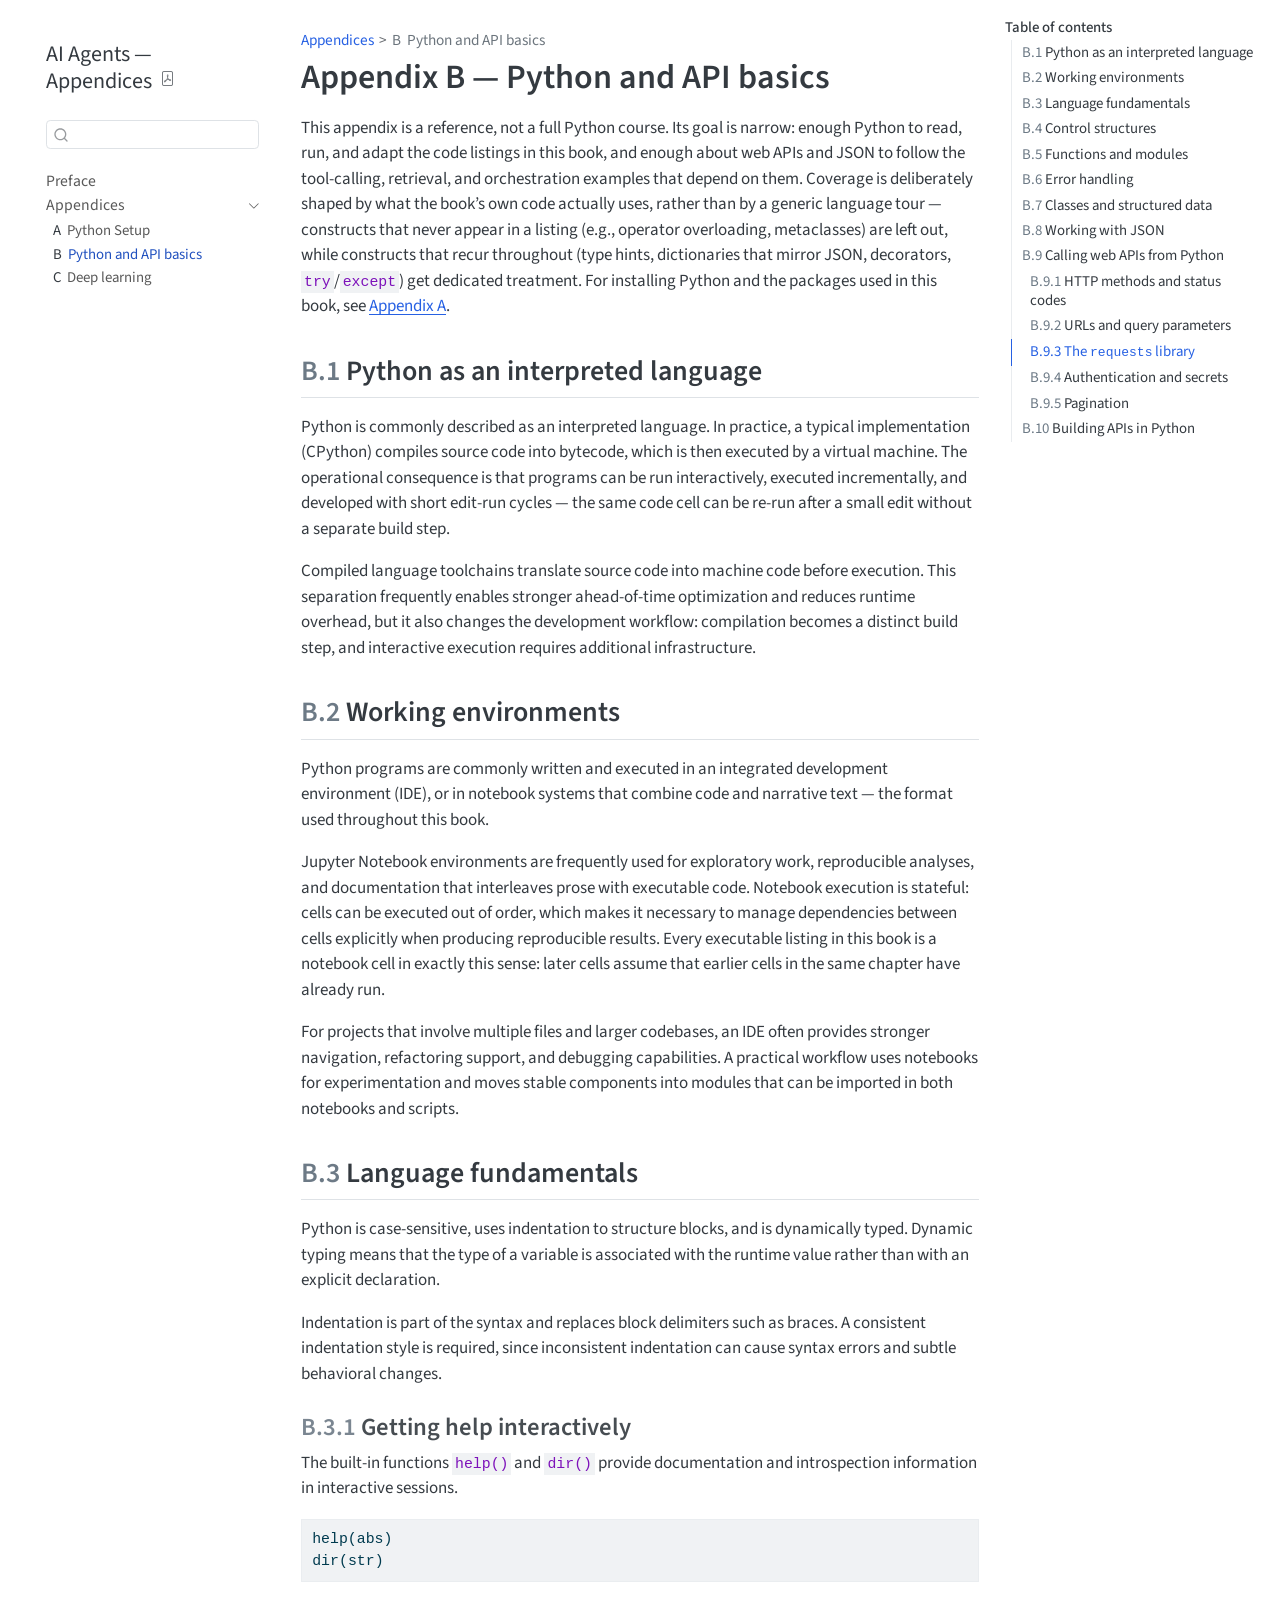
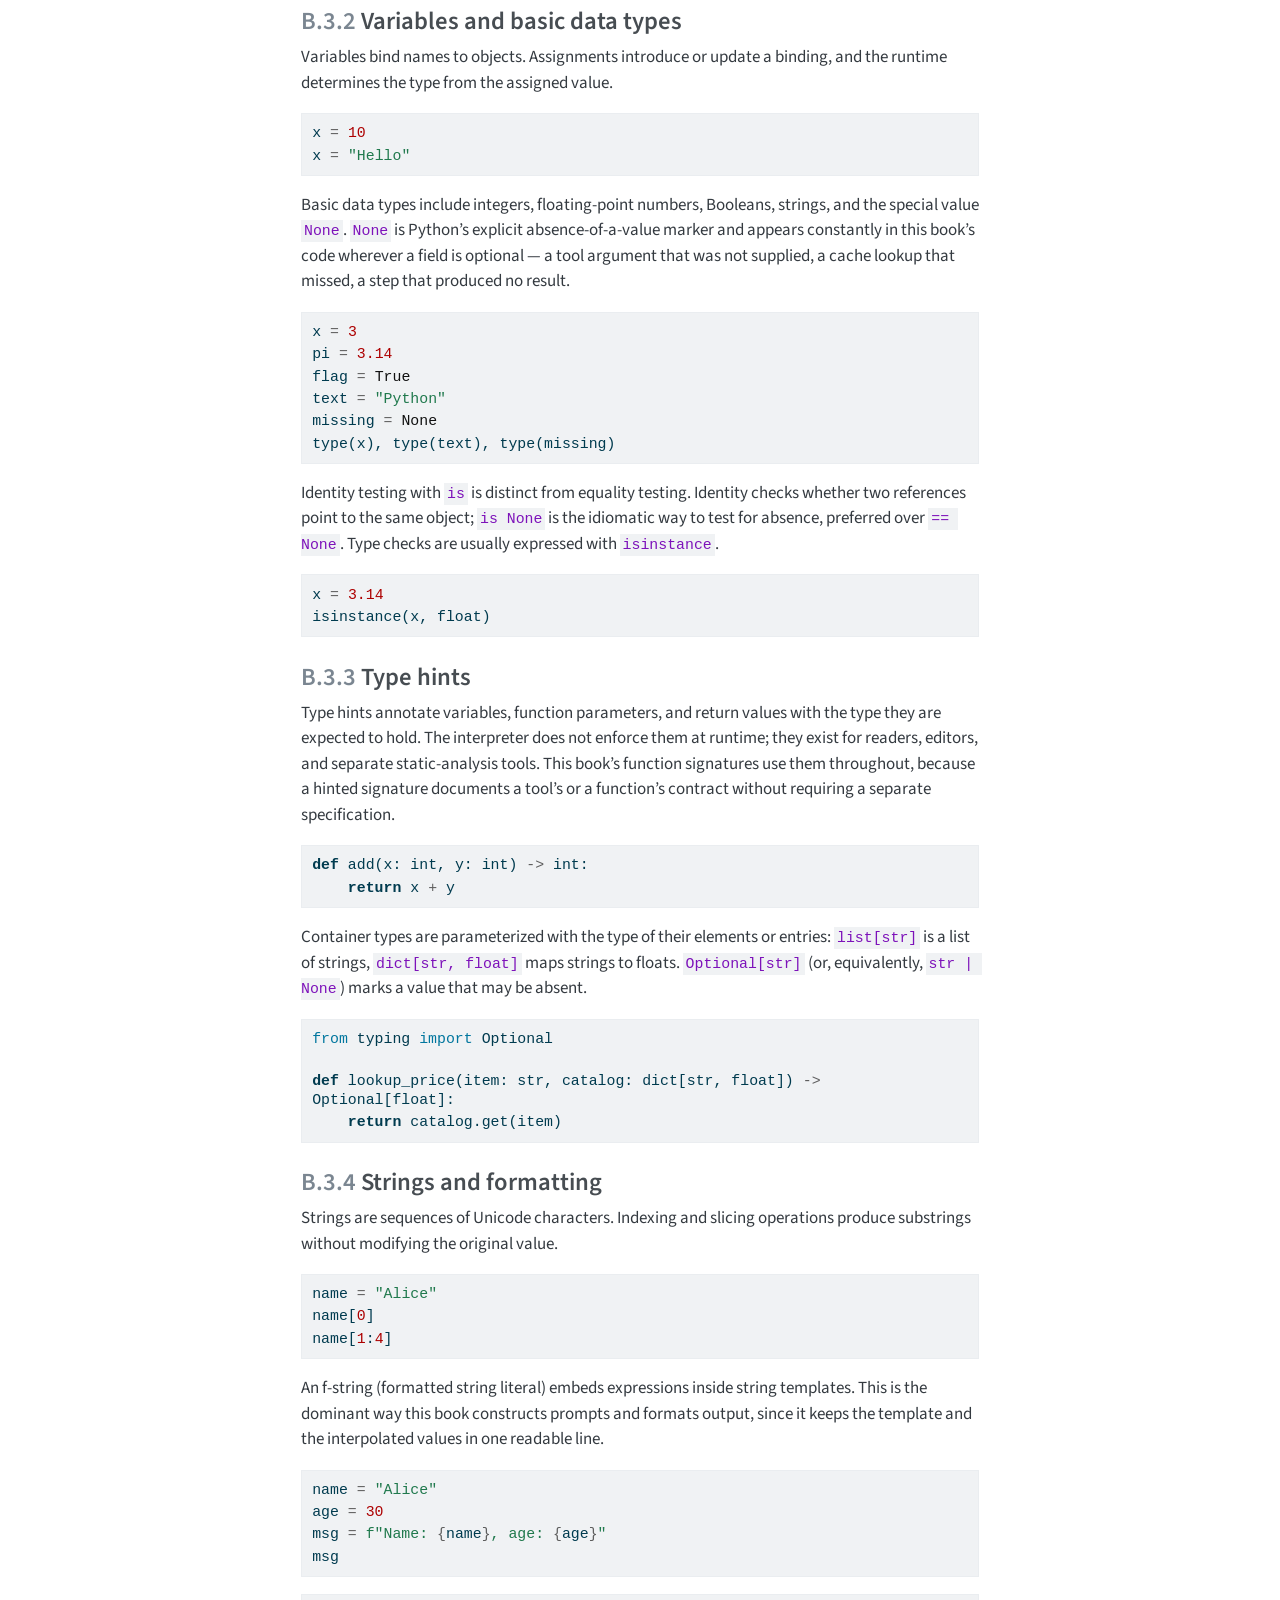
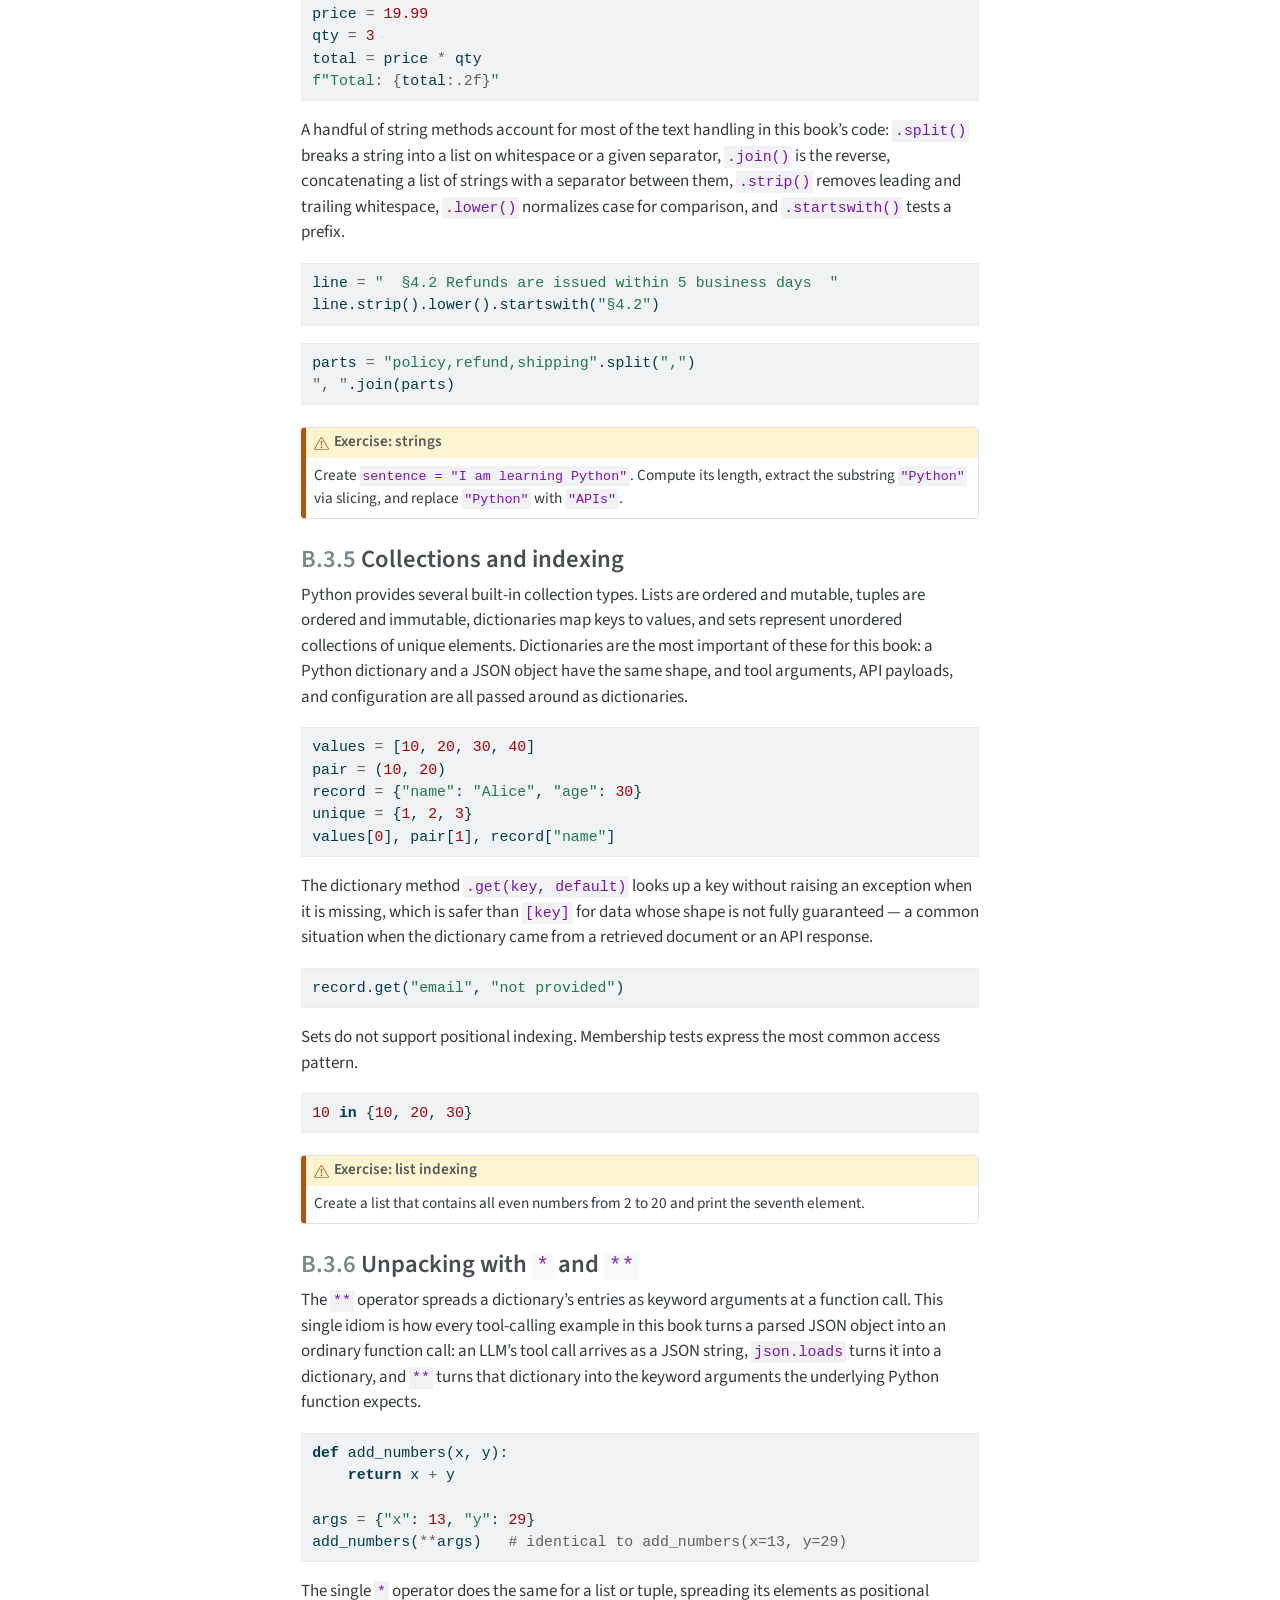
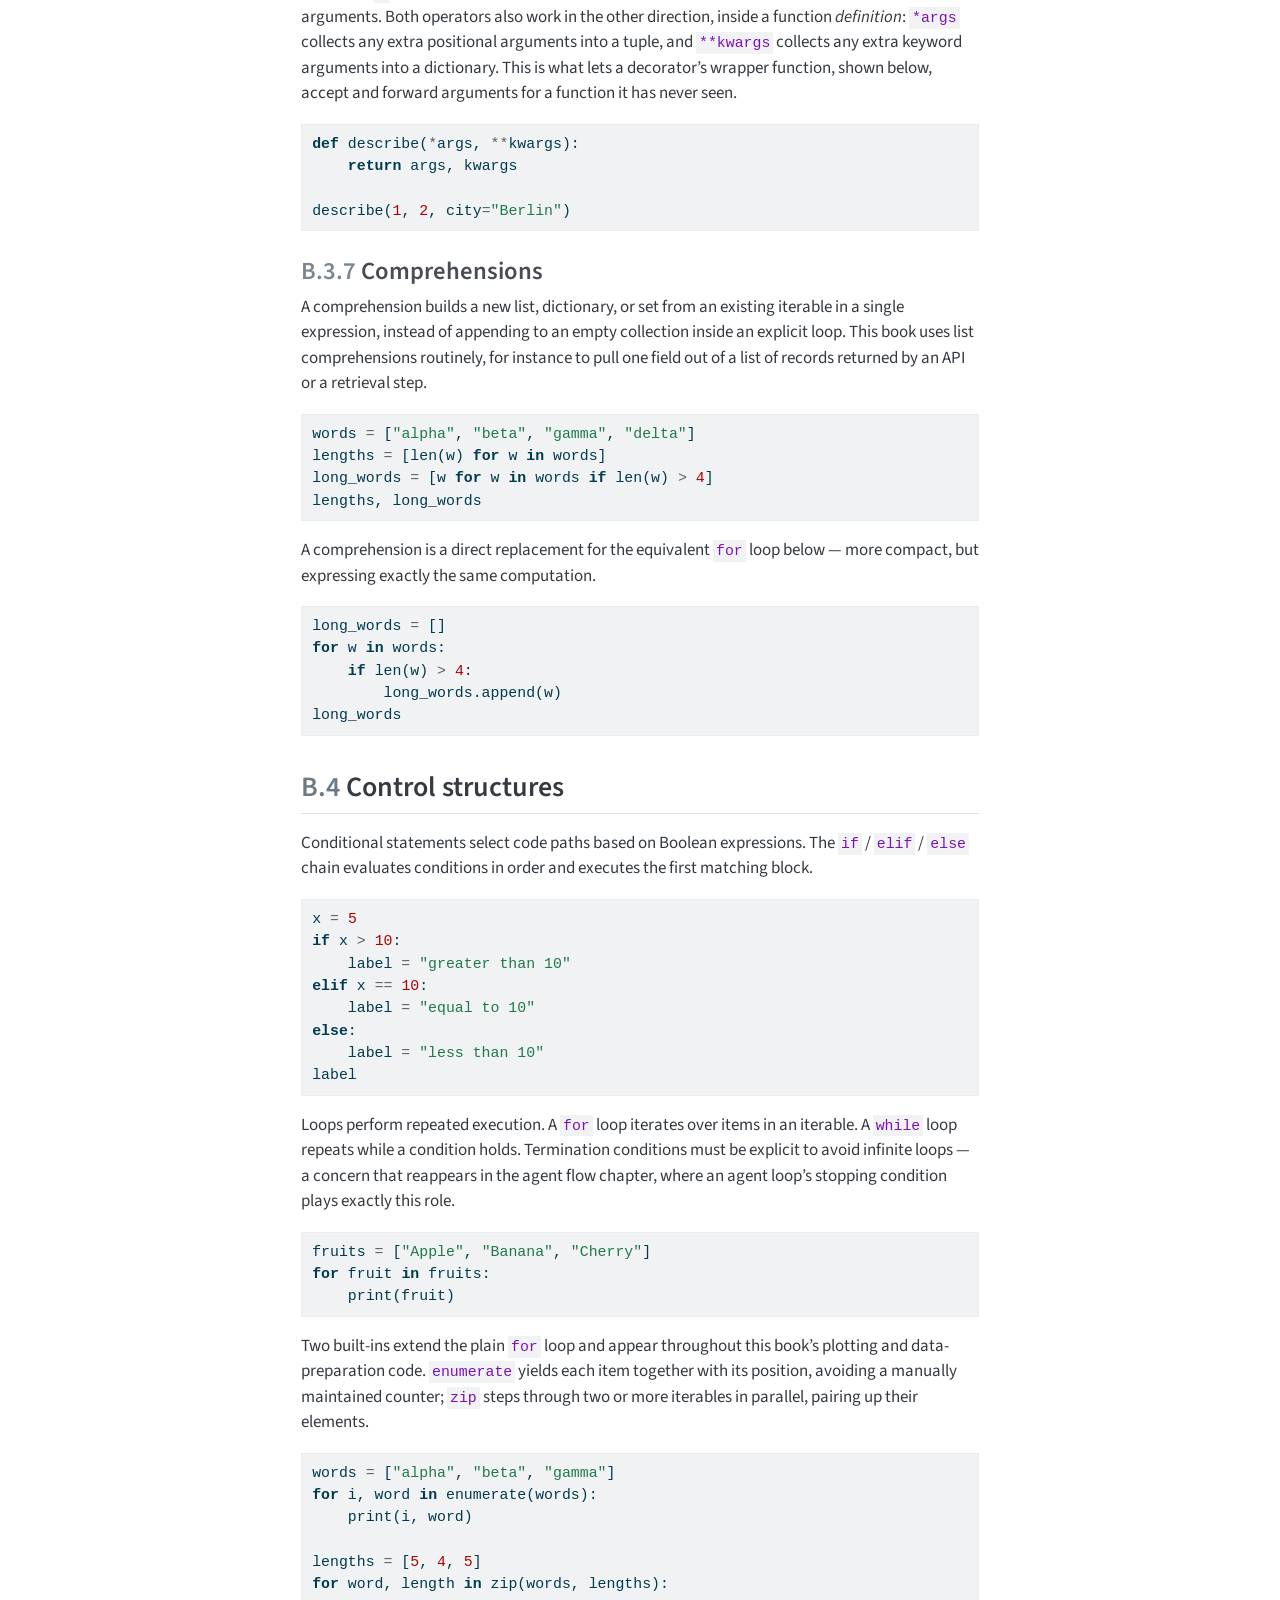
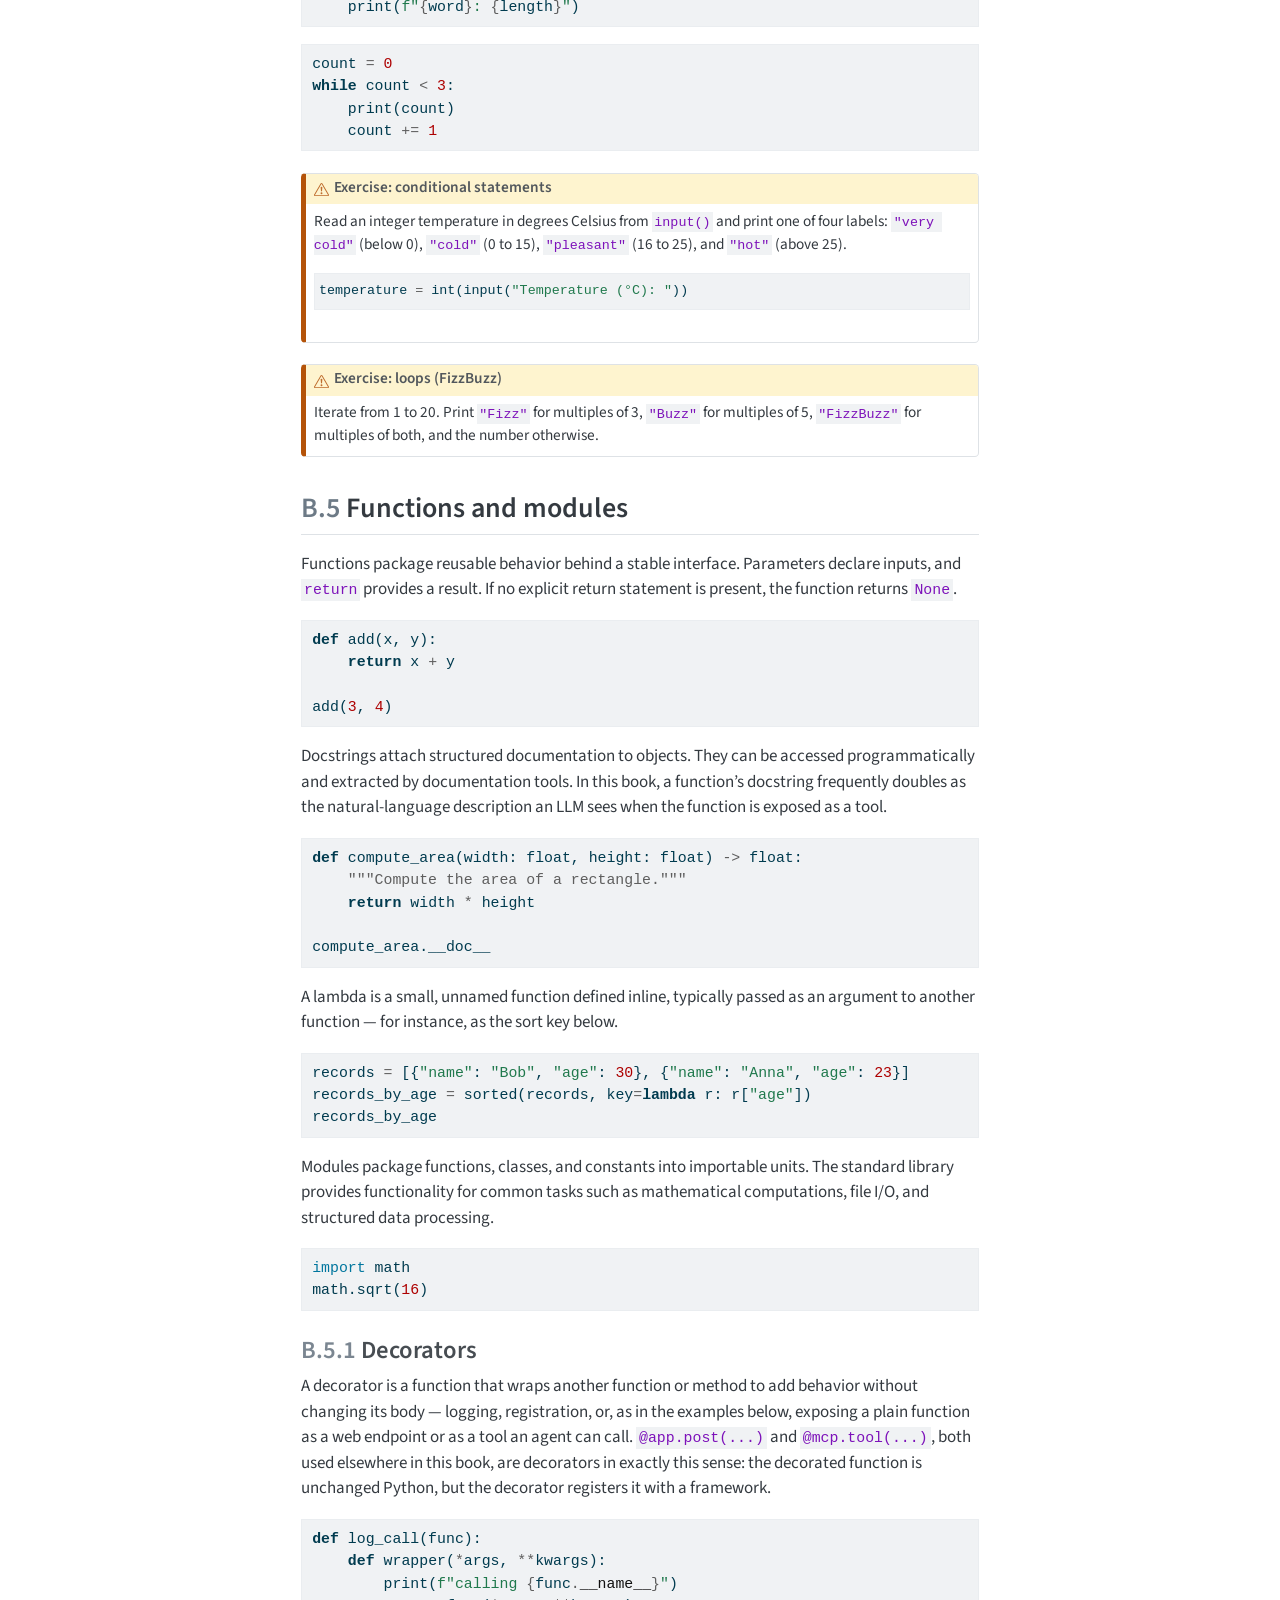
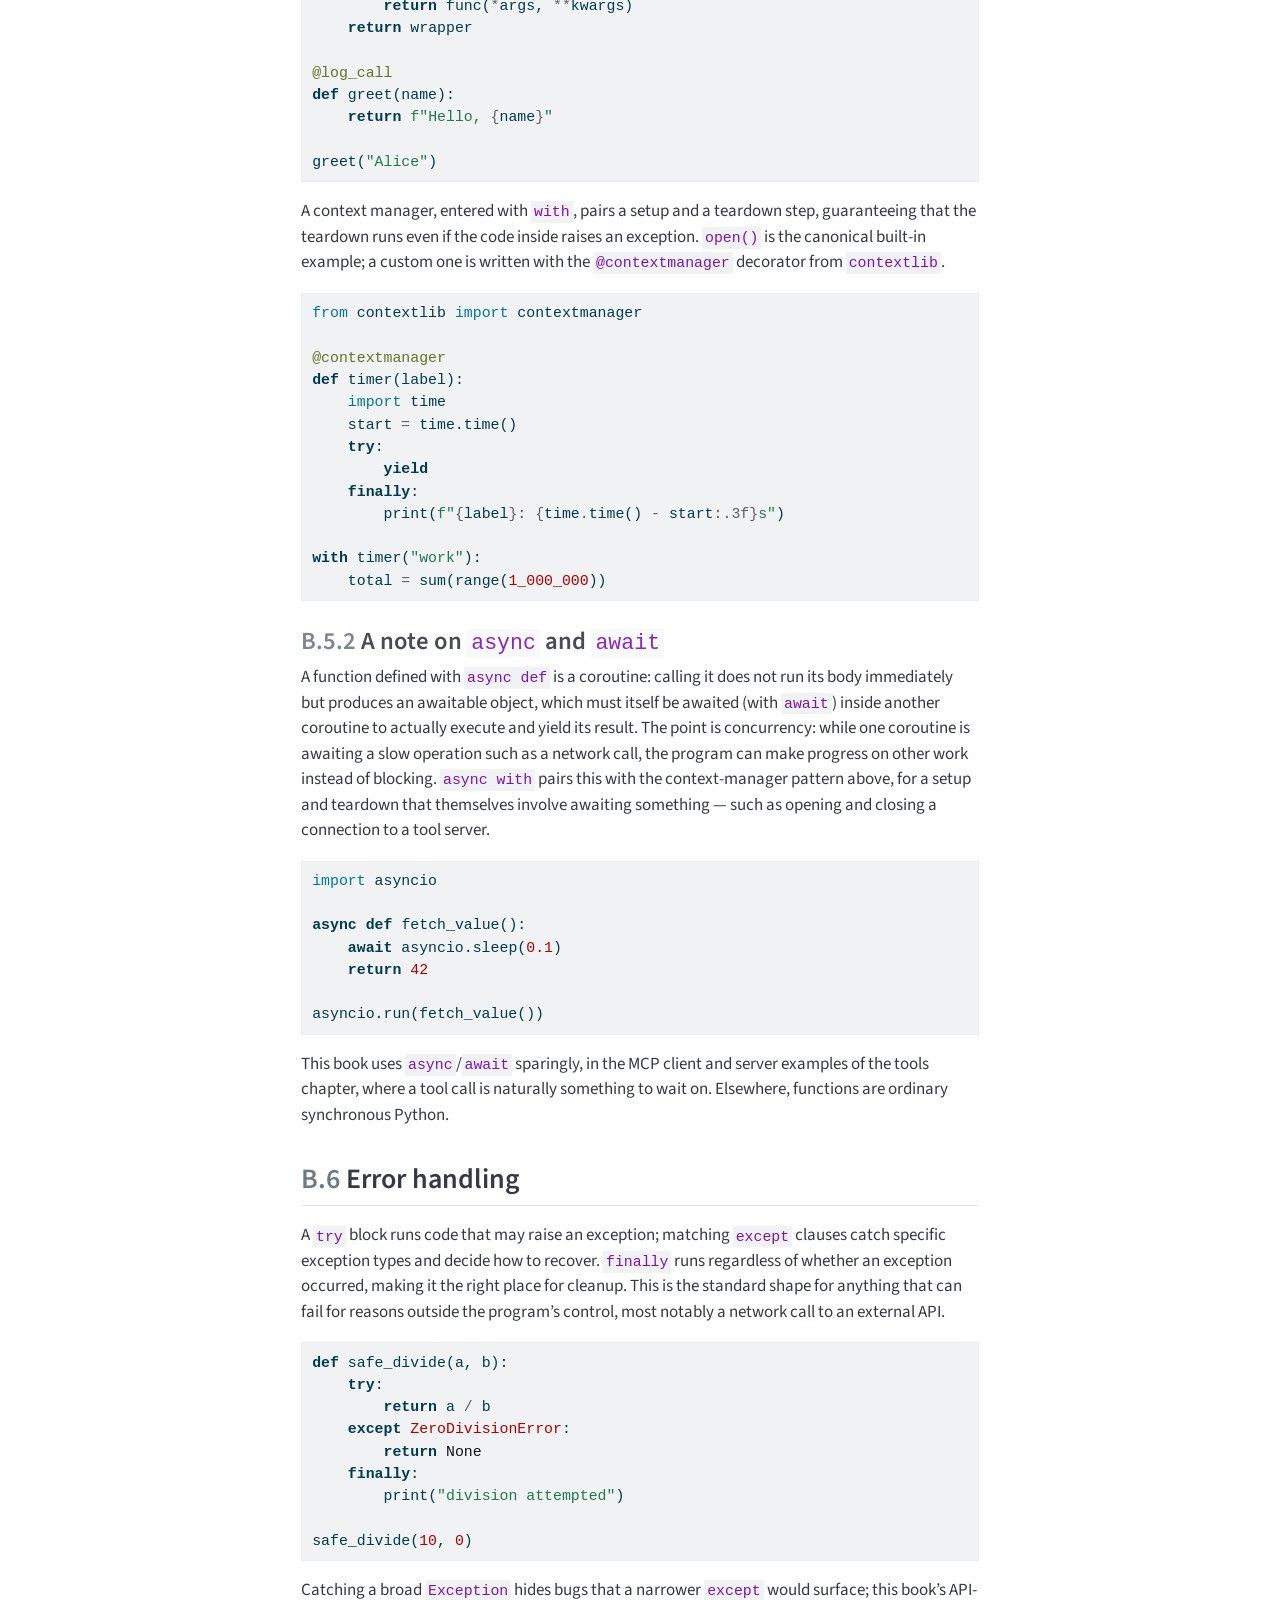
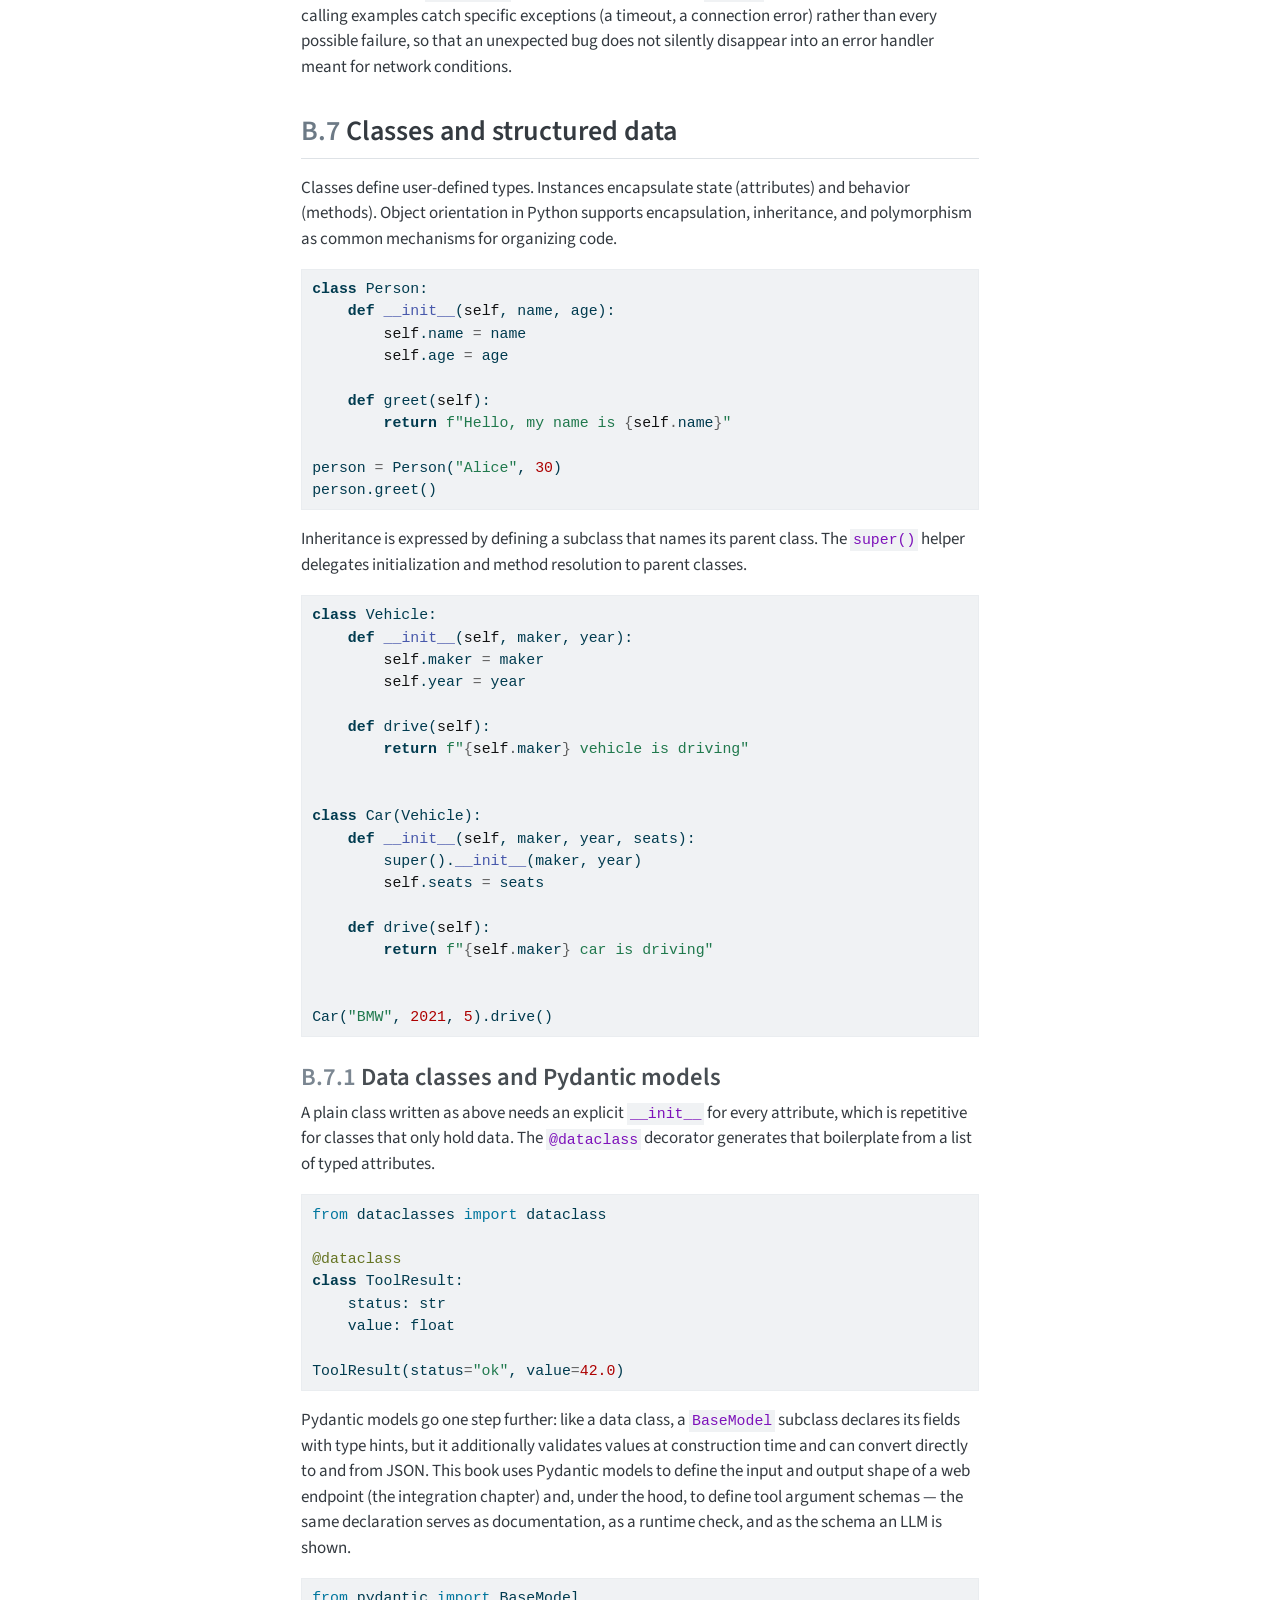
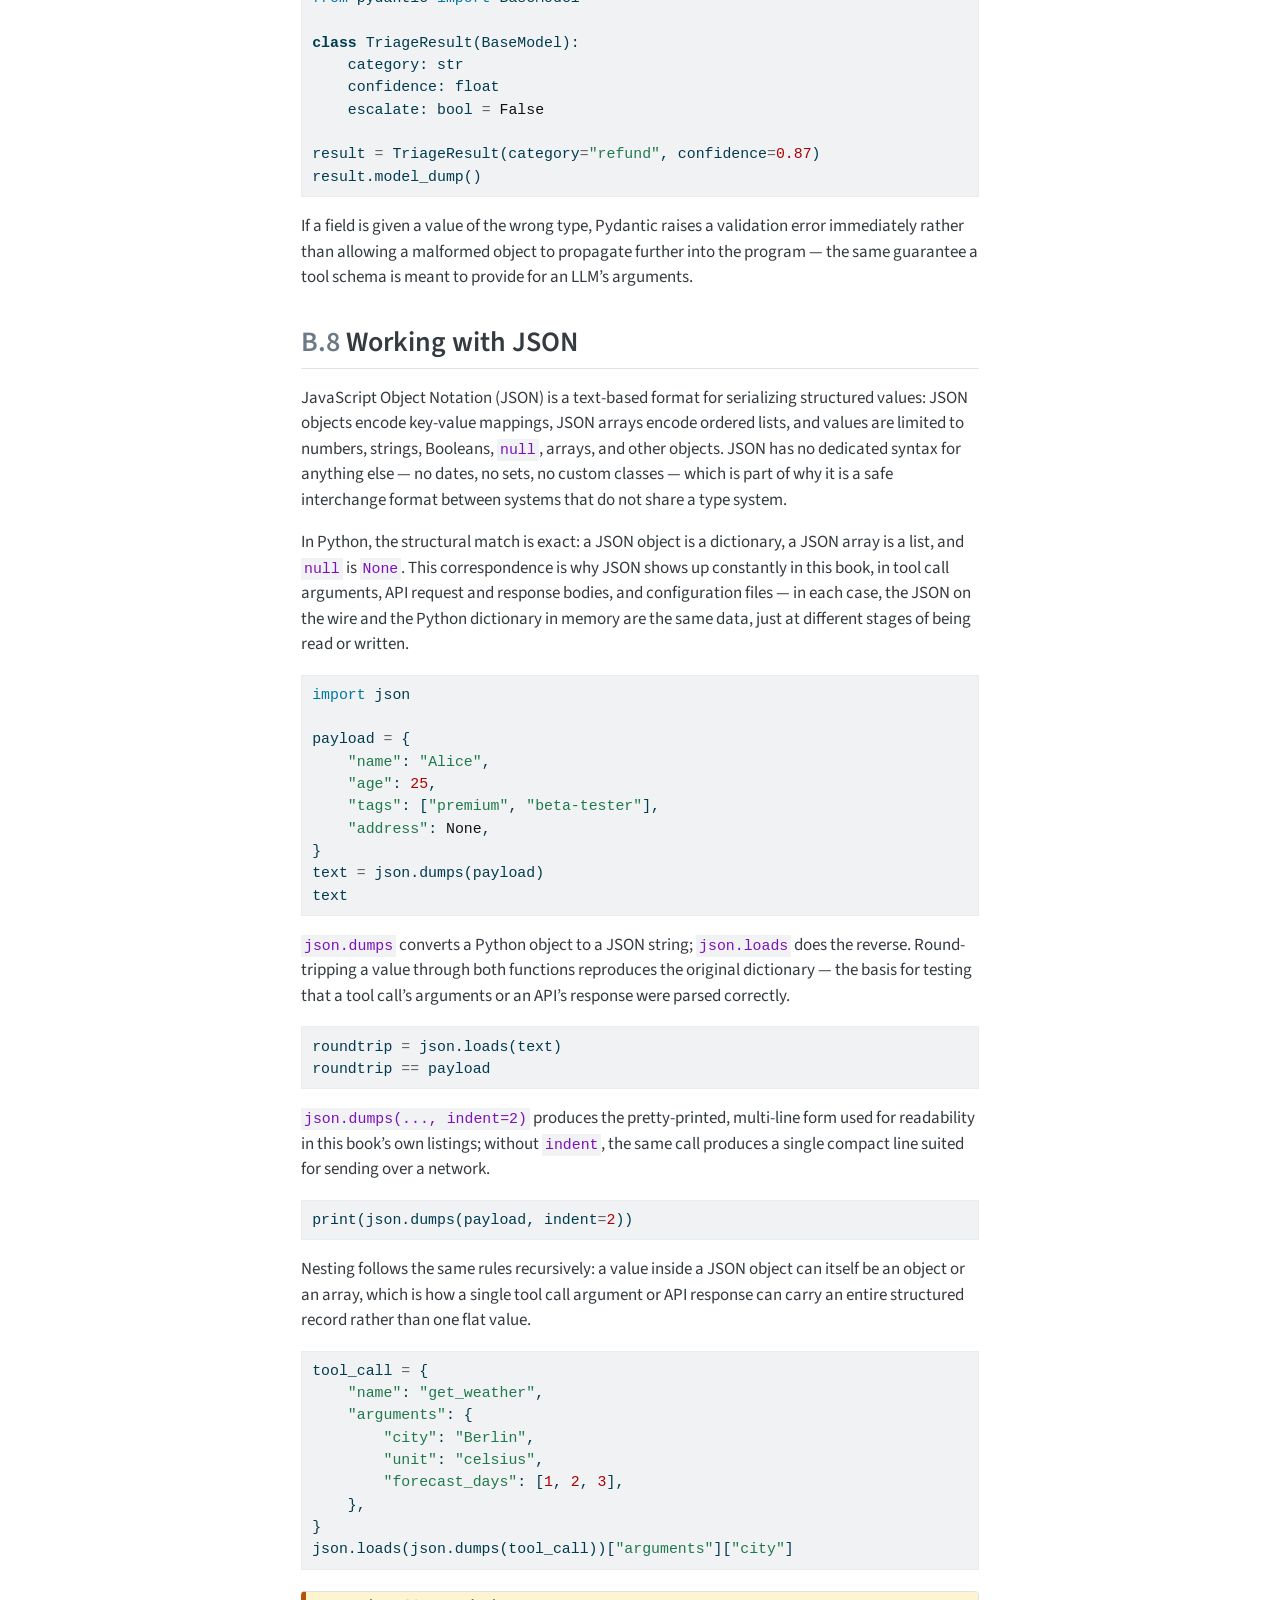
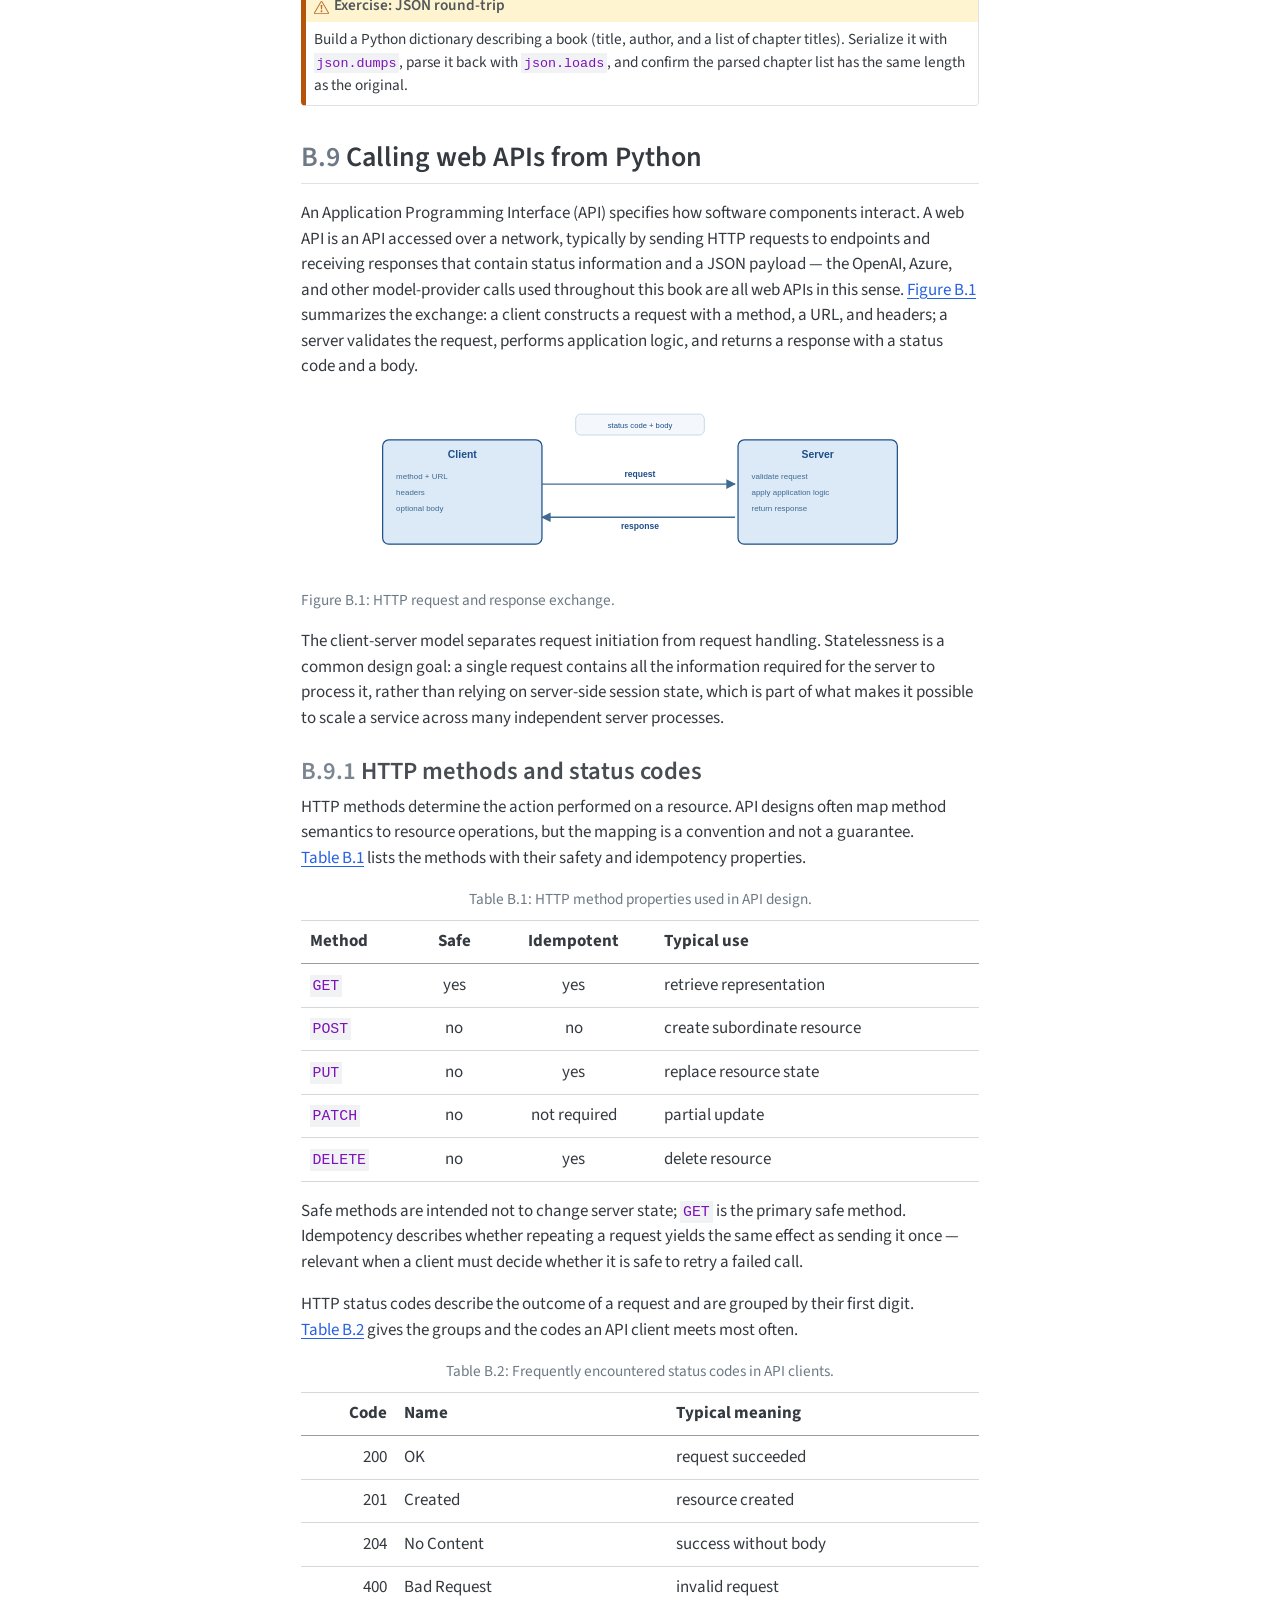
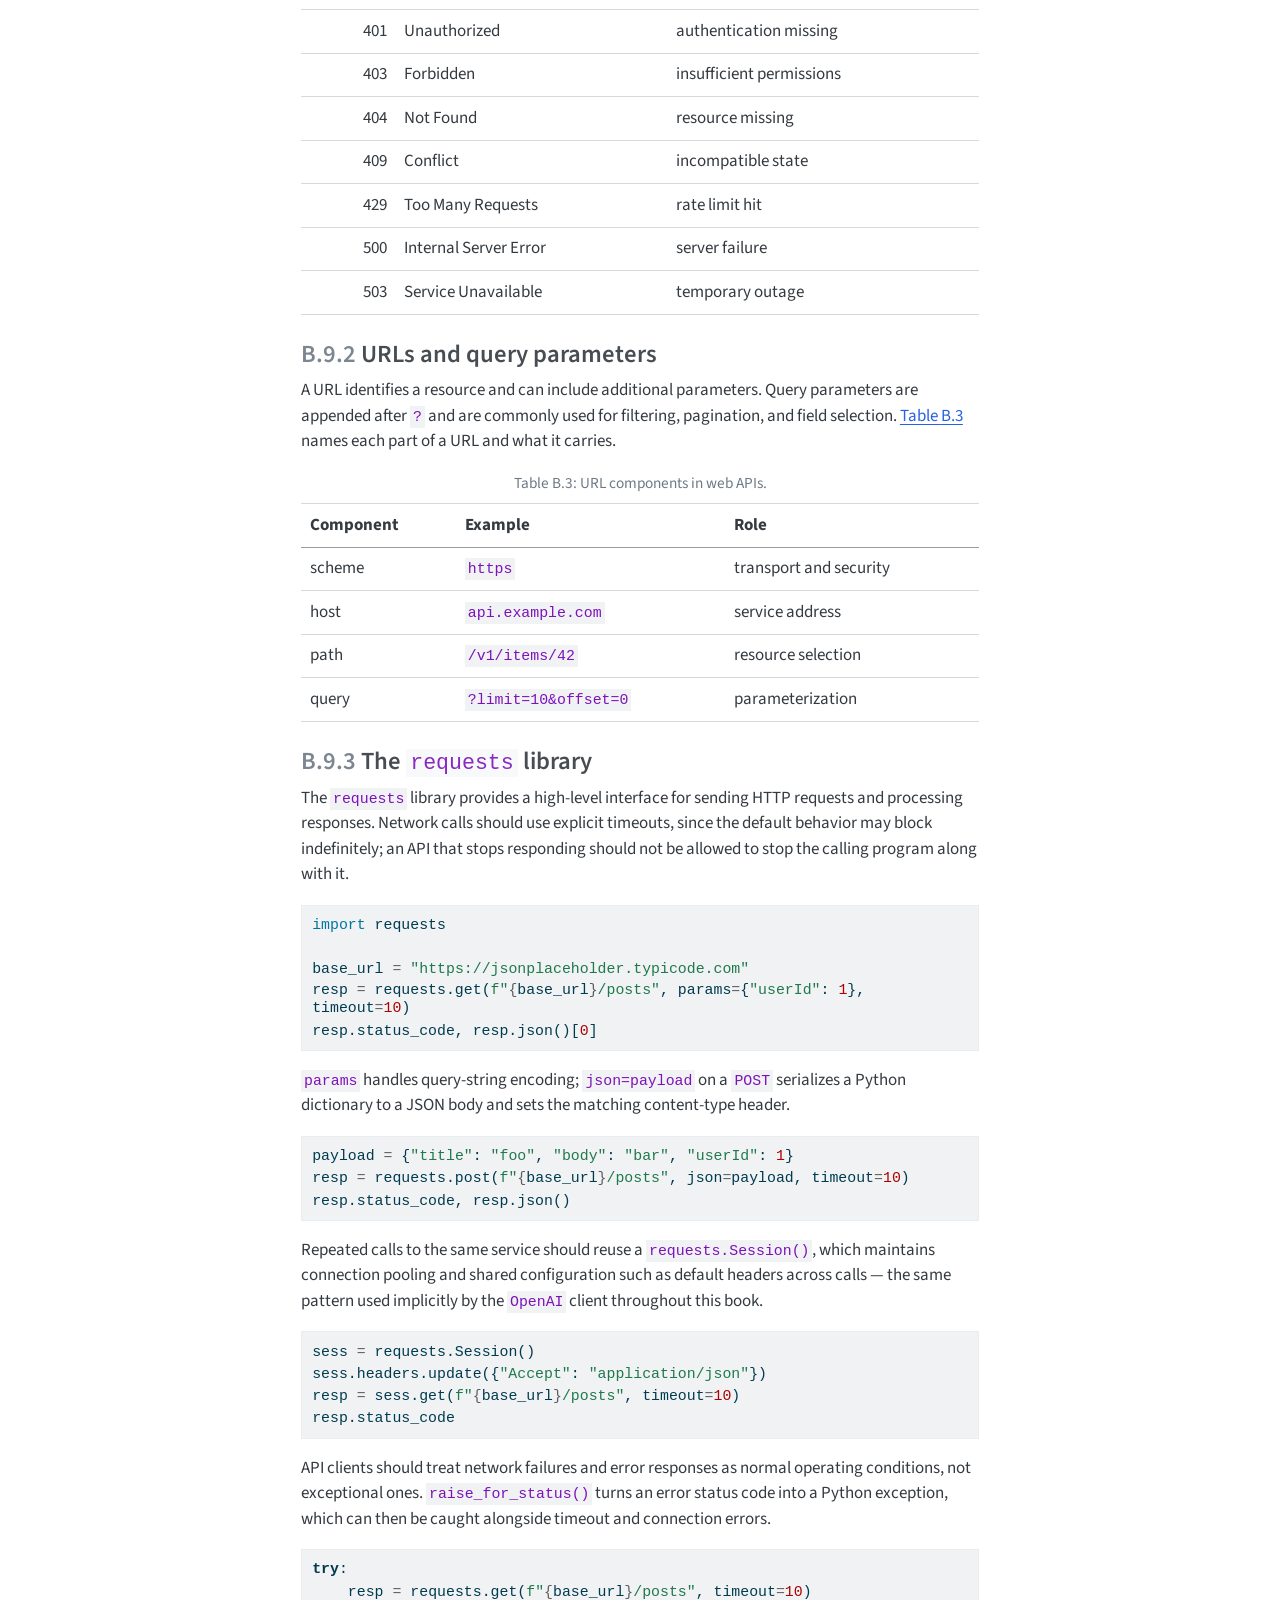
<file: b-python.html>
<!DOCTYPE html>
<html xmlns="http://www.w3.org/1999/xhtml" lang="en" xml:lang="en"><head>

<meta charset="utf-8">
<meta name="generator" content="quarto-1.8.24">

<meta name="viewport" content="width=device-width, initial-scale=1.0, user-scalable=yes">


<title>Appendix B — Python and API basics – AI Agents — Appendices</title>
<style>
code{white-space: pre-wrap;}
span.smallcaps{font-variant: small-caps;}
div.columns{display: flex; gap: min(4vw, 1.5em);}
div.column{flex: auto; overflow-x: auto;}
div.hanging-indent{margin-left: 1.5em; text-indent: -1.5em;}
ul.task-list{list-style: none;}
ul.task-list li input[type="checkbox"] {
  width: 0.8em;
  margin: 0 0.8em 0.2em -1em; /* quarto-specific, see https://github.com/quarto-dev/quarto-cli/issues/4556 */ 
  vertical-align: middle;
}
/* CSS for syntax highlighting */
html { -webkit-text-size-adjust: 100%; }
pre > code.sourceCode { white-space: pre; position: relative; }
pre > code.sourceCode > span { display: inline-block; line-height: 1.25; }
pre > code.sourceCode > span:empty { height: 1.2em; }
.sourceCode { overflow: visible; }
code.sourceCode > span { color: inherit; text-decoration: inherit; }
div.sourceCode { margin: 1em 0; }
pre.sourceCode { margin: 0; }
@media screen {
div.sourceCode { overflow: auto; }
}
@media print {
pre > code.sourceCode { white-space: pre-wrap; }
pre > code.sourceCode > span { text-indent: -5em; padding-left: 5em; }
}
pre.numberSource code
  { counter-reset: source-line 0; }
pre.numberSource code > span
  { position: relative; left: -4em; counter-increment: source-line; }
pre.numberSource code > span > a:first-child::before
  { content: counter(source-line);
    position: relative; left: -1em; text-align: right; vertical-align: baseline;
    border: none; display: inline-block;
    -webkit-touch-callout: none; -webkit-user-select: none;
    -khtml-user-select: none; -moz-user-select: none;
    -ms-user-select: none; user-select: none;
    padding: 0 4px; width: 4em;
  }
pre.numberSource { margin-left: 3em;  padding-left: 4px; }
div.sourceCode
  {   }
@media screen {
pre > code.sourceCode > span > a:first-child::before { text-decoration: underline; }
}
</style>


<script src="site_libs/quarto-nav/quarto-nav.js"></script>
<script src="site_libs/quarto-nav/headroom.min.js"></script>
<script src="site_libs/clipboard/clipboard.min.js"></script>
<script src="site_libs/quarto-search/autocomplete.umd.js"></script>
<script src="site_libs/quarto-search/fuse.min.js"></script>
<script src="site_libs/quarto-search/quarto-search.js"></script>
<meta name="quarto:offset" content="./">
<link href="./c-deeplearning.html" rel="next">
<link href="./a-setup.html" rel="prev">
<script src="site_libs/quarto-html/quarto.js" type="module"></script>
<script src="site_libs/quarto-html/tabsets/tabsets.js" type="module"></script>
<script src="site_libs/quarto-html/axe/axe-check.js" type="module"></script>
<script src="site_libs/quarto-html/popper.min.js"></script>
<script src="site_libs/quarto-html/tippy.umd.min.js"></script>
<script src="site_libs/quarto-html/anchor.min.js"></script>
<link href="site_libs/quarto-html/tippy.css" rel="stylesheet">
<link href="site_libs/quarto-html/quarto-syntax-highlighting-dc55a5b9e770e841cd82e46aadbfb9b0.css" rel="stylesheet" id="quarto-text-highlighting-styles">
<script src="site_libs/bootstrap/bootstrap.min.js"></script>
<link href="site_libs/bootstrap/bootstrap-icons.css" rel="stylesheet">
<link href="site_libs/bootstrap/bootstrap-efa4ae438396d7ce58f0c12de823036a.min.css" rel="stylesheet" append-hash="true" id="quarto-bootstrap" data-mode="light">
<script id="quarto-search-options" type="application/json">{
  "location": "sidebar",
  "copy-button": false,
  "collapse-after": 3,
  "panel-placement": "start",
  "type": "textbox",
  "limit": 50,
  "keyboard-shortcut": [
    "f",
    "/",
    "s"
  ],
  "show-item-context": false,
  "language": {
    "search-no-results-text": "No results",
    "search-matching-documents-text": "matching documents",
    "search-copy-link-title": "Copy link to search",
    "search-hide-matches-text": "Hide additional matches",
    "search-more-match-text": "more match in this document",
    "search-more-matches-text": "more matches in this document",
    "search-clear-button-title": "Clear",
    "search-text-placeholder": "",
    "search-detached-cancel-button-title": "Cancel",
    "search-submit-button-title": "Submit",
    "search-label": "Search"
  }
}</script>


</head>

<body class="nav-sidebar floating quarto-light">

<div id="quarto-search-results"></div>
  <header id="quarto-header" class="headroom fixed-top">
  <nav class="quarto-secondary-nav">
    <div class="container-fluid d-flex">
      <button type="button" class="quarto-btn-toggle btn" data-bs-toggle="collapse" role="button" data-bs-target=".quarto-sidebar-collapse-item" aria-controls="quarto-sidebar" aria-expanded="false" aria-label="Toggle sidebar navigation" onclick="if (window.quartoToggleHeadroom) { window.quartoToggleHeadroom(); }">
        <i class="bi bi-layout-text-sidebar-reverse"></i>
      </button>
        <nav class="quarto-page-breadcrumbs" aria-label="breadcrumb"><ol class="breadcrumb"><li class="breadcrumb-item"><a href="./a-setup.html">Appendices</a></li><li class="breadcrumb-item"><a href="./b-python.html"><span class="chapter-number">B</span>&nbsp; <span class="chapter-title">Python and API basics</span></a></li></ol></nav>
        <a class="flex-grow-1" role="navigation" data-bs-toggle="collapse" data-bs-target=".quarto-sidebar-collapse-item" aria-controls="quarto-sidebar" aria-expanded="false" aria-label="Toggle sidebar navigation" onclick="if (window.quartoToggleHeadroom) { window.quartoToggleHeadroom(); }">      
        </a>
      <button type="button" class="btn quarto-search-button" aria-label="Search" onclick="window.quartoOpenSearch();">
        <i class="bi bi-search"></i>
      </button>
    </div>
  </nav>
</header>
<!-- content -->
<div id="quarto-content" class="quarto-container page-columns page-rows-contents page-layout-article">
<!-- sidebar -->
  <nav id="quarto-sidebar" class="sidebar collapse collapse-horizontal quarto-sidebar-collapse-item sidebar-navigation floating overflow-auto">
    <div class="pt-lg-2 mt-2 text-left sidebar-header sidebar-header-stacked">
      <a href="./index.html" class="sidebar-logo-link">
      </a>
    <div class="sidebar-title mb-0 py-0">
      <a href="./">AI Agents — Appendices</a> 
        <div class="sidebar-tools-main">
    <a href="./appendices.pdf" title="Download PDF" class="quarto-navigation-tool px-1" aria-label="Download PDF"><i class="bi bi-file-pdf"></i></a>
</div>
    </div>
      </div>
        <div class="mt-2 flex-shrink-0 align-items-center">
        <div class="sidebar-search">
        <div id="quarto-search" class="" title="Search"></div>
        </div>
        </div>
    <div class="sidebar-menu-container"> 
    <ul class="list-unstyled mt-1">
        <li class="sidebar-item">
  <div class="sidebar-item-container"> 
  <a href="./index.html" class="sidebar-item-text sidebar-link">
 <span class="menu-text">Preface</span></a>
  </div>
</li>
        <li class="sidebar-item sidebar-item-section">
      <div class="sidebar-item-container"> 
            <a class="sidebar-item-text sidebar-link text-start" data-bs-toggle="collapse" data-bs-target="#quarto-sidebar-section-1" role="navigation" aria-expanded="true">
 <span class="menu-text">Appendices</span></a>
          <a class="sidebar-item-toggle text-start" data-bs-toggle="collapse" data-bs-target="#quarto-sidebar-section-1" role="navigation" aria-expanded="true" aria-label="Toggle section">
            <i class="bi bi-chevron-right ms-2"></i>
          </a> 
      </div>
      <ul id="quarto-sidebar-section-1" class="collapse list-unstyled sidebar-section depth1 show">  
          <li class="sidebar-item">
  <div class="sidebar-item-container"> 
  <a href="./a-setup.html" class="sidebar-item-text sidebar-link">
 <span class="menu-text"><span class="chapter-number">A</span>&nbsp; <span class="chapter-title">Python Setup</span></span></a>
  </div>
</li>
          <li class="sidebar-item">
  <div class="sidebar-item-container"> 
  <a href="./b-python.html" class="sidebar-item-text sidebar-link active">
 <span class="menu-text"><span class="chapter-number">B</span>&nbsp; <span class="chapter-title">Python and API basics</span></span></a>
  </div>
</li>
          <li class="sidebar-item">
  <div class="sidebar-item-container"> 
  <a href="./c-deeplearning.html" class="sidebar-item-text sidebar-link">
 <span class="menu-text"><span class="chapter-number">C</span>&nbsp; <span class="chapter-title">Deep learning</span></span></a>
  </div>
</li>
      </ul>
  </li>
    </ul>
    </div>
</nav>
<div id="quarto-sidebar-glass" class="quarto-sidebar-collapse-item" data-bs-toggle="collapse" data-bs-target=".quarto-sidebar-collapse-item"></div>
<!-- margin-sidebar -->
    <div id="quarto-margin-sidebar" class="sidebar margin-sidebar">
        <nav id="TOC" role="doc-toc" class="toc-active">
    <h2 id="toc-title">Table of contents</h2>
   
  <ul>
  <li><a href="#python-as-an-interpreted-language" id="toc-python-as-an-interpreted-language" class="nav-link active" data-scroll-target="#python-as-an-interpreted-language"><span class="header-section-number">B.1</span> Python as an interpreted language</a></li>
  <li><a href="#working-environments" id="toc-working-environments" class="nav-link" data-scroll-target="#working-environments"><span class="header-section-number">B.2</span> Working environments</a></li>
  <li><a href="#language-fundamentals" id="toc-language-fundamentals" class="nav-link" data-scroll-target="#language-fundamentals"><span class="header-section-number">B.3</span> Language fundamentals</a>
  <ul class="collapse">
  <li><a href="#getting-help-interactively" id="toc-getting-help-interactively" class="nav-link" data-scroll-target="#getting-help-interactively"><span class="header-section-number">B.3.1</span> Getting help interactively</a></li>
  <li><a href="#variables-and-basic-data-types" id="toc-variables-and-basic-data-types" class="nav-link" data-scroll-target="#variables-and-basic-data-types"><span class="header-section-number">B.3.2</span> Variables and basic data types</a></li>
  <li><a href="#type-hints" id="toc-type-hints" class="nav-link" data-scroll-target="#type-hints"><span class="header-section-number">B.3.3</span> Type hints</a></li>
  <li><a href="#strings-and-formatting" id="toc-strings-and-formatting" class="nav-link" data-scroll-target="#strings-and-formatting"><span class="header-section-number">B.3.4</span> Strings and formatting</a></li>
  <li><a href="#collections-and-indexing" id="toc-collections-and-indexing" class="nav-link" data-scroll-target="#collections-and-indexing"><span class="header-section-number">B.3.5</span> Collections and indexing</a></li>
  <li><a href="#unpacking-with-and" id="toc-unpacking-with-and" class="nav-link" data-scroll-target="#unpacking-with-and"><span class="header-section-number">B.3.6</span> Unpacking with <code>*</code> and <code>**</code></a></li>
  <li><a href="#comprehensions" id="toc-comprehensions" class="nav-link" data-scroll-target="#comprehensions"><span class="header-section-number">B.3.7</span> Comprehensions</a></li>
  </ul></li>
  <li><a href="#control-structures" id="toc-control-structures" class="nav-link" data-scroll-target="#control-structures"><span class="header-section-number">B.4</span> Control structures</a></li>
  <li><a href="#functions-and-modules" id="toc-functions-and-modules" class="nav-link" data-scroll-target="#functions-and-modules"><span class="header-section-number">B.5</span> Functions and modules</a>
  <ul class="collapse">
  <li><a href="#decorators" id="toc-decorators" class="nav-link" data-scroll-target="#decorators"><span class="header-section-number">B.5.1</span> Decorators</a></li>
  <li><a href="#a-note-on-async-and-await" id="toc-a-note-on-async-and-await" class="nav-link" data-scroll-target="#a-note-on-async-and-await"><span class="header-section-number">B.5.2</span> A note on <code>async</code> and <code>await</code></a></li>
  </ul></li>
  <li><a href="#error-handling" id="toc-error-handling" class="nav-link" data-scroll-target="#error-handling"><span class="header-section-number">B.6</span> Error handling</a></li>
  <li><a href="#classes-and-structured-data" id="toc-classes-and-structured-data" class="nav-link" data-scroll-target="#classes-and-structured-data"><span class="header-section-number">B.7</span> Classes and structured data</a>
  <ul class="collapse">
  <li><a href="#data-classes-and-pydantic-models" id="toc-data-classes-and-pydantic-models" class="nav-link" data-scroll-target="#data-classes-and-pydantic-models"><span class="header-section-number">B.7.1</span> Data classes and Pydantic models</a></li>
  </ul></li>
  <li><a href="#working-with-json" id="toc-working-with-json" class="nav-link" data-scroll-target="#working-with-json"><span class="header-section-number">B.8</span> Working with JSON</a></li>
  <li><a href="#calling-web-apis-from-python" id="toc-calling-web-apis-from-python" class="nav-link" data-scroll-target="#calling-web-apis-from-python"><span class="header-section-number">B.9</span> Calling web APIs from Python</a>
  <ul class="collapse">
  <li><a href="#http-methods-and-status-codes" id="toc-http-methods-and-status-codes" class="nav-link" data-scroll-target="#http-methods-and-status-codes"><span class="header-section-number">B.9.1</span> HTTP methods and status codes</a></li>
  <li><a href="#urls-and-query-parameters" id="toc-urls-and-query-parameters" class="nav-link" data-scroll-target="#urls-and-query-parameters"><span class="header-section-number">B.9.2</span> URLs and query parameters</a></li>
  <li><a href="#the-requests-library" id="toc-the-requests-library" class="nav-link" data-scroll-target="#the-requests-library"><span class="header-section-number">B.9.3</span> The <code>requests</code> library</a></li>
  <li><a href="#authentication-and-secrets" id="toc-authentication-and-secrets" class="nav-link" data-scroll-target="#authentication-and-secrets"><span class="header-section-number">B.9.4</span> Authentication and secrets</a></li>
  <li><a href="#pagination" id="toc-pagination" class="nav-link" data-scroll-target="#pagination"><span class="header-section-number">B.9.5</span> Pagination</a></li>
  </ul></li>
  <li><a href="#building-apis-in-python" id="toc-building-apis-in-python" class="nav-link" data-scroll-target="#building-apis-in-python"><span class="header-section-number">B.10</span> Building APIs in Python</a></li>
  </ul>
</nav>
    </div>
<!-- main -->
<main class="content" id="quarto-document-content">

<header id="title-block-header" class="quarto-title-block default"><nav class="quarto-page-breadcrumbs quarto-title-breadcrumbs d-none d-lg-block" aria-label="breadcrumb"><ol class="breadcrumb"><li class="breadcrumb-item"><a href="./a-setup.html">Appendices</a></li><li class="breadcrumb-item"><a href="./b-python.html"><span class="chapter-number">B</span>&nbsp; <span class="chapter-title">Python and API basics</span></a></li></ol></nav>
<div class="quarto-title">
<h1 class="title">Appendix B — Python and API basics</h1>
</div>



<div class="quarto-title-meta">

    
  
    
  </div>
  


</header>


<p>This appendix is a reference, not a full Python course. Its goal is narrow: enough Python to read, run, and adapt the code listings in this book, and enough about web APIs and JSON to follow the tool-calling, retrieval, and orchestration examples that depend on them. Coverage is deliberately shaped by what the book’s own code actually uses, rather than by a generic language tour — constructs that never appear in a listing (e.g., operator overloading, metaclasses) are left out, while constructs that recur throughout (type hints, dictionaries that mirror JSON, decorators, <code>try</code>/<code>except</code>) get dedicated treatment. For installing Python and the packages used in this book, see <a href="a-setup.html" class="quarto-xref"><span>Appendix A</span></a>.</p>
<section id="python-as-an-interpreted-language" class="level2" data-number="B.1">
<h2 data-number="B.1" class="anchored" data-anchor-id="python-as-an-interpreted-language"><span class="header-section-number">B.1</span> Python as an interpreted language</h2>
<p>Python is commonly described as an interpreted language. In practice, a typical implementation (CPython) compiles source code into bytecode, which is then executed by a virtual machine. The operational consequence is that programs can be run interactively, executed incrementally, and developed with short edit-run cycles — the same code cell can be re-run after a small edit without a separate build step.</p>
<p>Compiled language toolchains translate source code into machine code before execution. This separation frequently enables stronger ahead-of-time optimization and reduces runtime overhead, but it also changes the development workflow: compilation becomes a distinct build step, and interactive execution requires additional infrastructure.</p>
</section>
<section id="working-environments" class="level2" data-number="B.2">
<h2 data-number="B.2" class="anchored" data-anchor-id="working-environments"><span class="header-section-number">B.2</span> Working environments</h2>
<p>Python programs are commonly written and executed in an integrated development environment (IDE), or in notebook systems that combine code and narrative text — the format used throughout this book.</p>
<p>Jupyter Notebook environments are frequently used for exploratory work, reproducible analyses, and documentation that interleaves prose with executable code. Notebook execution is stateful: cells can be executed out of order, which makes it necessary to manage dependencies between cells explicitly when producing reproducible results. Every executable listing in this book is a notebook cell in exactly this sense: later cells assume that earlier cells in the same chapter have already run.</p>
<p>For projects that involve multiple files and larger codebases, an IDE often provides stronger navigation, refactoring support, and debugging capabilities. A practical workflow uses notebooks for experimentation and moves stable components into modules that can be imported in both notebooks and scripts.</p>
</section>
<section id="language-fundamentals" class="level2" data-number="B.3">
<h2 data-number="B.3" class="anchored" data-anchor-id="language-fundamentals"><span class="header-section-number">B.3</span> Language fundamentals</h2>
<p>Python is case-sensitive, uses indentation to structure blocks, and is dynamically typed. Dynamic typing means that the type of a variable is associated with the runtime value rather than with an explicit declaration.</p>
<p>Indentation is part of the syntax and replaces block delimiters such as braces. A consistent indentation style is required, since inconsistent indentation can cause syntax errors and subtle behavioral changes.</p>
<section id="getting-help-interactively" class="level3" data-number="B.3.1">
<h3 data-number="B.3.1" class="anchored" data-anchor-id="getting-help-interactively"><span class="header-section-number">B.3.1</span> Getting help interactively</h3>
<p>The built-in functions <code>help()</code> and <code>dir()</code> provide documentation and introspection information in interactive sessions.</p>
<div id="5b1d14ad" class="cell" data-execution_count="1">
<div class="code-copy-outer-scaffold"><div class="sourceCode cell-code" id="cb1"><pre class="sourceCode python code-with-copy"><code class="sourceCode python"><span id="cb1-1"><a href="#cb1-1" aria-hidden="true" tabindex="-1"></a><span class="bu">help</span>(<span class="bu">abs</span>)</span>
<span id="cb1-2"><a href="#cb1-2" aria-hidden="true" tabindex="-1"></a><span class="bu">dir</span>(<span class="bu">str</span>)</span></code></pre></div><button title="Copy to Clipboard" class="code-copy-button"><i class="bi"></i></button></div>
</div>
</section>
<section id="variables-and-basic-data-types" class="level3" data-number="B.3.2">
<h3 data-number="B.3.2" class="anchored" data-anchor-id="variables-and-basic-data-types"><span class="header-section-number">B.3.2</span> Variables and basic data types</h3>
<p>Variables bind names to objects. Assignments introduce or update a binding, and the runtime determines the type from the assigned value.</p>
<div id="56d1235c" class="cell" data-execution_count="2">
<div class="code-copy-outer-scaffold"><div class="sourceCode cell-code" id="cb2"><pre class="sourceCode python code-with-copy"><code class="sourceCode python"><span id="cb2-1"><a href="#cb2-1" aria-hidden="true" tabindex="-1"></a>x <span class="op">=</span> <span class="dv">10</span></span>
<span id="cb2-2"><a href="#cb2-2" aria-hidden="true" tabindex="-1"></a>x <span class="op">=</span> <span class="st">"Hello"</span></span></code></pre></div><button title="Copy to Clipboard" class="code-copy-button"><i class="bi"></i></button></div>
</div>
<p>Basic data types include integers, floating-point numbers, Booleans, strings, and the special value <code>None</code>. <code>None</code> is Python’s explicit absence-of-a-value marker and appears constantly in this book’s code wherever a field is optional — a tool argument that was not supplied, a cache lookup that missed, a step that produced no result.</p>
<div id="f2db123f" class="cell" data-execution_count="3">
<div class="code-copy-outer-scaffold"><div class="sourceCode cell-code" id="cb3"><pre class="sourceCode python code-with-copy"><code class="sourceCode python"><span id="cb3-1"><a href="#cb3-1" aria-hidden="true" tabindex="-1"></a>x <span class="op">=</span> <span class="dv">3</span></span>
<span id="cb3-2"><a href="#cb3-2" aria-hidden="true" tabindex="-1"></a>pi <span class="op">=</span> <span class="fl">3.14</span></span>
<span id="cb3-3"><a href="#cb3-3" aria-hidden="true" tabindex="-1"></a>flag <span class="op">=</span> <span class="va">True</span></span>
<span id="cb3-4"><a href="#cb3-4" aria-hidden="true" tabindex="-1"></a>text <span class="op">=</span> <span class="st">"Python"</span></span>
<span id="cb3-5"><a href="#cb3-5" aria-hidden="true" tabindex="-1"></a>missing <span class="op">=</span> <span class="va">None</span></span>
<span id="cb3-6"><a href="#cb3-6" aria-hidden="true" tabindex="-1"></a><span class="bu">type</span>(x), <span class="bu">type</span>(text), <span class="bu">type</span>(missing)</span></code></pre></div><button title="Copy to Clipboard" class="code-copy-button"><i class="bi"></i></button></div>
</div>
<p>Identity testing with <code>is</code> is distinct from equality testing. Identity checks whether two references point to the same object; <code>is None</code> is the idiomatic way to test for absence, preferred over <code>== None</code>. Type checks are usually expressed with <code>isinstance</code>.</p>
<div id="0f43b77a" class="cell" data-execution_count="4">
<div class="code-copy-outer-scaffold"><div class="sourceCode cell-code" id="cb4"><pre class="sourceCode python code-with-copy"><code class="sourceCode python"><span id="cb4-1"><a href="#cb4-1" aria-hidden="true" tabindex="-1"></a>x <span class="op">=</span> <span class="fl">3.14</span></span>
<span id="cb4-2"><a href="#cb4-2" aria-hidden="true" tabindex="-1"></a><span class="bu">isinstance</span>(x, <span class="bu">float</span>)</span></code></pre></div><button title="Copy to Clipboard" class="code-copy-button"><i class="bi"></i></button></div>
</div>
</section>
<section id="type-hints" class="level3" data-number="B.3.3">
<h3 data-number="B.3.3" class="anchored" data-anchor-id="type-hints"><span class="header-section-number">B.3.3</span> Type hints</h3>
<p>Type hints annotate variables, function parameters, and return values with the type they are expected to hold. The interpreter does not enforce them at runtime; they exist for readers, editors, and separate static-analysis tools. This book’s function signatures use them throughout, because a hinted signature documents a tool’s or a function’s contract without requiring a separate specification.</p>
<div id="9a8fc8c9" class="cell" data-execution_count="5">
<div class="code-copy-outer-scaffold"><div class="sourceCode cell-code" id="cb5"><pre class="sourceCode python code-with-copy"><code class="sourceCode python"><span id="cb5-1"><a href="#cb5-1" aria-hidden="true" tabindex="-1"></a><span class="kw">def</span> add(x: <span class="bu">int</span>, y: <span class="bu">int</span>) <span class="op">-&gt;</span> <span class="bu">int</span>:</span>
<span id="cb5-2"><a href="#cb5-2" aria-hidden="true" tabindex="-1"></a>    <span class="cf">return</span> x <span class="op">+</span> y</span></code></pre></div><button title="Copy to Clipboard" class="code-copy-button"><i class="bi"></i></button></div>
</div>
<p>Container types are parameterized with the type of their elements or entries: <code>list[str]</code> is a list of strings, <code>dict[str, float]</code> maps strings to floats. <code>Optional[str]</code> (or, equivalently, <code>str | None</code>) marks a value that may be absent.</p>
<div id="cc7017b5" class="cell" data-execution_count="6">
<div class="code-copy-outer-scaffold"><div class="sourceCode cell-code" id="cb6"><pre class="sourceCode python code-overflow-wrap code-with-copy"><code class="sourceCode python"><span id="cb6-1"><a href="#cb6-1" aria-hidden="true" tabindex="-1"></a><span class="im">from</span> typing <span class="im">import</span> Optional</span>
<span id="cb6-2"><a href="#cb6-2" aria-hidden="true" tabindex="-1"></a></span>
<span id="cb6-3"><a href="#cb6-3" aria-hidden="true" tabindex="-1"></a><span class="kw">def</span> lookup_price(item: <span class="bu">str</span>, catalog: <span class="bu">dict</span>[<span class="bu">str</span>, <span class="bu">float</span>]) <span class="op">-&gt;</span> Optional[<span class="bu">float</span>]:</span>
<span id="cb6-4"><a href="#cb6-4" aria-hidden="true" tabindex="-1"></a>    <span class="cf">return</span> catalog.get(item)</span></code></pre></div><button title="Copy to Clipboard" class="code-copy-button"><i class="bi"></i></button></div>
</div>
</section>
<section id="strings-and-formatting" class="level3" data-number="B.3.4">
<h3 data-number="B.3.4" class="anchored" data-anchor-id="strings-and-formatting"><span class="header-section-number">B.3.4</span> Strings and formatting</h3>
<p>Strings are sequences of Unicode characters. Indexing and slicing operations produce substrings without modifying the original value.</p>
<div id="a1321225" class="cell" data-execution_count="7">
<div class="code-copy-outer-scaffold"><div class="sourceCode cell-code" id="cb7"><pre class="sourceCode python code-with-copy"><code class="sourceCode python"><span id="cb7-1"><a href="#cb7-1" aria-hidden="true" tabindex="-1"></a>name <span class="op">=</span> <span class="st">"Alice"</span></span>
<span id="cb7-2"><a href="#cb7-2" aria-hidden="true" tabindex="-1"></a>name[<span class="dv">0</span>]</span>
<span id="cb7-3"><a href="#cb7-3" aria-hidden="true" tabindex="-1"></a>name[<span class="dv">1</span>:<span class="dv">4</span>]</span></code></pre></div><button title="Copy to Clipboard" class="code-copy-button"><i class="bi"></i></button></div>
</div>
<p>An f-string (formatted string literal) embeds expressions inside string templates. This is the dominant way this book constructs prompts and formats output, since it keeps the template and the interpolated values in one readable line.</p>
<div id="fb1e20e9" class="cell" data-execution_count="8">
<div class="code-copy-outer-scaffold"><div class="sourceCode cell-code" id="cb8"><pre class="sourceCode python code-with-copy"><code class="sourceCode python"><span id="cb8-1"><a href="#cb8-1" aria-hidden="true" tabindex="-1"></a>name <span class="op">=</span> <span class="st">"Alice"</span></span>
<span id="cb8-2"><a href="#cb8-2" aria-hidden="true" tabindex="-1"></a>age <span class="op">=</span> <span class="dv">30</span></span>
<span id="cb8-3"><a href="#cb8-3" aria-hidden="true" tabindex="-1"></a>msg <span class="op">=</span> <span class="ss">f"Name: </span><span class="sc">{</span>name<span class="sc">}</span><span class="ss">, age: </span><span class="sc">{</span>age<span class="sc">}</span><span class="ss">"</span></span>
<span id="cb8-4"><a href="#cb8-4" aria-hidden="true" tabindex="-1"></a>msg</span></code></pre></div><button title="Copy to Clipboard" class="code-copy-button"><i class="bi"></i></button></div>
</div>
<div id="a2729573" class="cell" data-execution_count="9">
<div class="code-copy-outer-scaffold"><div class="sourceCode cell-code" id="cb9"><pre class="sourceCode python code-with-copy"><code class="sourceCode python"><span id="cb9-1"><a href="#cb9-1" aria-hidden="true" tabindex="-1"></a>price <span class="op">=</span> <span class="fl">19.99</span></span>
<span id="cb9-2"><a href="#cb9-2" aria-hidden="true" tabindex="-1"></a>qty <span class="op">=</span> <span class="dv">3</span></span>
<span id="cb9-3"><a href="#cb9-3" aria-hidden="true" tabindex="-1"></a>total <span class="op">=</span> price <span class="op">*</span> qty</span>
<span id="cb9-4"><a href="#cb9-4" aria-hidden="true" tabindex="-1"></a><span class="ss">f"Total: </span><span class="sc">{</span>total<span class="sc">:.2f}</span><span class="ss">"</span></span></code></pre></div><button title="Copy to Clipboard" class="code-copy-button"><i class="bi"></i></button></div>
</div>
<p>A handful of string methods account for most of the text handling in this book’s code: <code>.split()</code> breaks a string into a list on whitespace or a given separator, <code>.join()</code> is the reverse, concatenating a list of strings with a separator between them, <code>.strip()</code> removes leading and trailing whitespace, <code>.lower()</code> normalizes case for comparison, and <code>.startswith()</code> tests a prefix.</p>
<div id="45c7d26c" class="cell" data-execution_count="10">
<div class="code-copy-outer-scaffold"><div class="sourceCode cell-code" id="cb10"><pre class="sourceCode python code-with-copy"><code class="sourceCode python"><span id="cb10-1"><a href="#cb10-1" aria-hidden="true" tabindex="-1"></a>line <span class="op">=</span> <span class="st">"  §4.2 Refunds are issued within 5 business days  "</span></span>
<span id="cb10-2"><a href="#cb10-2" aria-hidden="true" tabindex="-1"></a>line.strip().lower().startswith(<span class="st">"§4.2"</span>)</span></code></pre></div><button title="Copy to Clipboard" class="code-copy-button"><i class="bi"></i></button></div>
</div>
<div id="121d8e27" class="cell" data-execution_count="11">
<div class="code-copy-outer-scaffold"><div class="sourceCode cell-code" id="cb11"><pre class="sourceCode python code-with-copy"><code class="sourceCode python"><span id="cb11-1"><a href="#cb11-1" aria-hidden="true" tabindex="-1"></a>parts <span class="op">=</span> <span class="st">"policy,refund,shipping"</span>.split(<span class="st">","</span>)</span>
<span id="cb11-2"><a href="#cb11-2" aria-hidden="true" tabindex="-1"></a><span class="co">", "</span>.join(parts)</span></code></pre></div><button title="Copy to Clipboard" class="code-copy-button"><i class="bi"></i></button></div>
</div>
<div class="callout callout-style-default callout-caution callout-titled">
<div class="callout-header d-flex align-content-center">
<div class="callout-icon-container">
<i class="callout-icon"></i>
</div>
<div class="callout-title-container flex-fill">
<span class="screen-reader-only">Caution</span>Exercise: strings
</div>
</div>
<div class="callout-body-container callout-body">
<p>Create <code>sentence = "I am learning Python"</code>. Compute its length, extract the substring <code>"Python"</code> via slicing, and replace <code>"Python"</code> with <code>"APIs"</code>.</p>
</div>
</div>
</section>
<section id="collections-and-indexing" class="level3" data-number="B.3.5">
<h3 data-number="B.3.5" class="anchored" data-anchor-id="collections-and-indexing"><span class="header-section-number">B.3.5</span> Collections and indexing</h3>
<p>Python provides several built-in collection types. Lists are ordered and mutable, tuples are ordered and immutable, dictionaries map keys to values, and sets represent unordered collections of unique elements. Dictionaries are the most important of these for this book: a Python dictionary and a JSON object have the same shape, and tool arguments, API payloads, and configuration are all passed around as dictionaries.</p>
<div id="7e49e1c2" class="cell" data-execution_count="12">
<div class="code-copy-outer-scaffold"><div class="sourceCode cell-code" id="cb12"><pre class="sourceCode python code-with-copy"><code class="sourceCode python"><span id="cb12-1"><a href="#cb12-1" aria-hidden="true" tabindex="-1"></a>values <span class="op">=</span> [<span class="dv">10</span>, <span class="dv">20</span>, <span class="dv">30</span>, <span class="dv">40</span>]</span>
<span id="cb12-2"><a href="#cb12-2" aria-hidden="true" tabindex="-1"></a>pair <span class="op">=</span> (<span class="dv">10</span>, <span class="dv">20</span>)</span>
<span id="cb12-3"><a href="#cb12-3" aria-hidden="true" tabindex="-1"></a>record <span class="op">=</span> {<span class="st">"name"</span>: <span class="st">"Alice"</span>, <span class="st">"age"</span>: <span class="dv">30</span>}</span>
<span id="cb12-4"><a href="#cb12-4" aria-hidden="true" tabindex="-1"></a>unique <span class="op">=</span> {<span class="dv">1</span>, <span class="dv">2</span>, <span class="dv">3</span>}</span>
<span id="cb12-5"><a href="#cb12-5" aria-hidden="true" tabindex="-1"></a>values[<span class="dv">0</span>], pair[<span class="dv">1</span>], record[<span class="st">"name"</span>]</span></code></pre></div><button title="Copy to Clipboard" class="code-copy-button"><i class="bi"></i></button></div>
</div>
<p>The dictionary method <code>.get(key, default)</code> looks up a key without raising an exception when it is missing, which is safer than <code>[key]</code> for data whose shape is not fully guaranteed — a common situation when the dictionary came from a retrieved document or an API response.</p>
<div id="d763cb58" class="cell" data-execution_count="13">
<div class="code-copy-outer-scaffold"><div class="sourceCode cell-code" id="cb13"><pre class="sourceCode python code-with-copy"><code class="sourceCode python"><span id="cb13-1"><a href="#cb13-1" aria-hidden="true" tabindex="-1"></a>record.get(<span class="st">"email"</span>, <span class="st">"not provided"</span>)</span></code></pre></div><button title="Copy to Clipboard" class="code-copy-button"><i class="bi"></i></button></div>
</div>
<p>Sets do not support positional indexing. Membership tests express the most common access pattern.</p>
<div id="266df15a" class="cell" data-execution_count="14">
<div class="code-copy-outer-scaffold"><div class="sourceCode cell-code" id="cb14"><pre class="sourceCode python code-with-copy"><code class="sourceCode python"><span id="cb14-1"><a href="#cb14-1" aria-hidden="true" tabindex="-1"></a><span class="dv">10</span> <span class="kw">in</span> {<span class="dv">10</span>, <span class="dv">20</span>, <span class="dv">30</span>}</span></code></pre></div><button title="Copy to Clipboard" class="code-copy-button"><i class="bi"></i></button></div>
</div>
<div class="callout callout-style-default callout-caution callout-titled">
<div class="callout-header d-flex align-content-center">
<div class="callout-icon-container">
<i class="callout-icon"></i>
</div>
<div class="callout-title-container flex-fill">
<span class="screen-reader-only">Caution</span>Exercise: list indexing
</div>
</div>
<div class="callout-body-container callout-body">
<p>Create a list that contains all even numbers from 2 to 20 and print the seventh element.</p>
</div>
</div>
</section>
<section id="unpacking-with-and" class="level3" data-number="B.3.6">
<h3 data-number="B.3.6" class="anchored" data-anchor-id="unpacking-with-and"><span class="header-section-number">B.3.6</span> Unpacking with <code>*</code> and <code>**</code></h3>
<p>The <code>**</code> operator spreads a dictionary’s entries as keyword arguments at a function call. This single idiom is how every tool-calling example in this book turns a parsed JSON object into an ordinary function call: an LLM’s tool call arrives as a JSON string, <code>json.loads</code> turns it into a dictionary, and <code>**</code> turns that dictionary into the keyword arguments the underlying Python function expects.</p>
<div id="454f5a16" class="cell" data-execution_count="15">
<div class="code-copy-outer-scaffold"><div class="sourceCode cell-code" id="cb15"><pre class="sourceCode python code-with-copy"><code class="sourceCode python"><span id="cb15-1"><a href="#cb15-1" aria-hidden="true" tabindex="-1"></a><span class="kw">def</span> add_numbers(x, y):</span>
<span id="cb15-2"><a href="#cb15-2" aria-hidden="true" tabindex="-1"></a>    <span class="cf">return</span> x <span class="op">+</span> y</span>
<span id="cb15-3"><a href="#cb15-3" aria-hidden="true" tabindex="-1"></a></span>
<span id="cb15-4"><a href="#cb15-4" aria-hidden="true" tabindex="-1"></a>args <span class="op">=</span> {<span class="st">"x"</span>: <span class="dv">13</span>, <span class="st">"y"</span>: <span class="dv">29</span>}</span>
<span id="cb15-5"><a href="#cb15-5" aria-hidden="true" tabindex="-1"></a>add_numbers(<span class="op">**</span>args)   <span class="co"># identical to add_numbers(x=13, y=29)</span></span></code></pre></div><button title="Copy to Clipboard" class="code-copy-button"><i class="bi"></i></button></div>
</div>
<p>The single <code>*</code> operator does the same for a list or tuple, spreading its elements as positional arguments. Both operators also work in the other direction, inside a function <em>definition</em>: <code>*args</code> collects any extra positional arguments into a tuple, and <code>**kwargs</code> collects any extra keyword arguments into a dictionary. This is what lets a decorator’s wrapper function, shown below, accept and forward arguments for a function it has never seen.</p>
<div id="10472e4c" class="cell" data-execution_count="16">
<div class="code-copy-outer-scaffold"><div class="sourceCode cell-code" id="cb16"><pre class="sourceCode python code-with-copy"><code class="sourceCode python"><span id="cb16-1"><a href="#cb16-1" aria-hidden="true" tabindex="-1"></a><span class="kw">def</span> describe(<span class="op">*</span>args, <span class="op">**</span>kwargs):</span>
<span id="cb16-2"><a href="#cb16-2" aria-hidden="true" tabindex="-1"></a>    <span class="cf">return</span> args, kwargs</span>
<span id="cb16-3"><a href="#cb16-3" aria-hidden="true" tabindex="-1"></a></span>
<span id="cb16-4"><a href="#cb16-4" aria-hidden="true" tabindex="-1"></a>describe(<span class="dv">1</span>, <span class="dv">2</span>, city<span class="op">=</span><span class="st">"Berlin"</span>)</span></code></pre></div><button title="Copy to Clipboard" class="code-copy-button"><i class="bi"></i></button></div>
</div>
</section>
<section id="comprehensions" class="level3" data-number="B.3.7">
<h3 data-number="B.3.7" class="anchored" data-anchor-id="comprehensions"><span class="header-section-number">B.3.7</span> Comprehensions</h3>
<p>A comprehension builds a new list, dictionary, or set from an existing iterable in a single expression, instead of appending to an empty collection inside an explicit loop. This book uses list comprehensions routinely, for instance to pull one field out of a list of records returned by an API or a retrieval step.</p>
<div id="35081fcd" class="cell" data-execution_count="17">
<div class="code-copy-outer-scaffold"><div class="sourceCode cell-code" id="cb17"><pre class="sourceCode python code-with-copy"><code class="sourceCode python"><span id="cb17-1"><a href="#cb17-1" aria-hidden="true" tabindex="-1"></a>words <span class="op">=</span> [<span class="st">"alpha"</span>, <span class="st">"beta"</span>, <span class="st">"gamma"</span>, <span class="st">"delta"</span>]</span>
<span id="cb17-2"><a href="#cb17-2" aria-hidden="true" tabindex="-1"></a>lengths <span class="op">=</span> [<span class="bu">len</span>(w) <span class="cf">for</span> w <span class="kw">in</span> words]</span>
<span id="cb17-3"><a href="#cb17-3" aria-hidden="true" tabindex="-1"></a>long_words <span class="op">=</span> [w <span class="cf">for</span> w <span class="kw">in</span> words <span class="cf">if</span> <span class="bu">len</span>(w) <span class="op">&gt;</span> <span class="dv">4</span>]</span>
<span id="cb17-4"><a href="#cb17-4" aria-hidden="true" tabindex="-1"></a>lengths, long_words</span></code></pre></div><button title="Copy to Clipboard" class="code-copy-button"><i class="bi"></i></button></div>
</div>
<p>A comprehension is a direct replacement for the equivalent <code>for</code> loop below — more compact, but expressing exactly the same computation.</p>
<div id="52319851" class="cell" data-execution_count="18">
<div class="code-copy-outer-scaffold"><div class="sourceCode cell-code" id="cb18"><pre class="sourceCode python code-with-copy"><code class="sourceCode python"><span id="cb18-1"><a href="#cb18-1" aria-hidden="true" tabindex="-1"></a>long_words <span class="op">=</span> []</span>
<span id="cb18-2"><a href="#cb18-2" aria-hidden="true" tabindex="-1"></a><span class="cf">for</span> w <span class="kw">in</span> words:</span>
<span id="cb18-3"><a href="#cb18-3" aria-hidden="true" tabindex="-1"></a>    <span class="cf">if</span> <span class="bu">len</span>(w) <span class="op">&gt;</span> <span class="dv">4</span>:</span>
<span id="cb18-4"><a href="#cb18-4" aria-hidden="true" tabindex="-1"></a>        long_words.append(w)</span>
<span id="cb18-5"><a href="#cb18-5" aria-hidden="true" tabindex="-1"></a>long_words</span></code></pre></div><button title="Copy to Clipboard" class="code-copy-button"><i class="bi"></i></button></div>
</div>
</section>
</section>
<section id="control-structures" class="level2" data-number="B.4">
<h2 data-number="B.4" class="anchored" data-anchor-id="control-structures"><span class="header-section-number">B.4</span> Control structures</h2>
<p>Conditional statements select code paths based on Boolean expressions. The <code>if</code> / <code>elif</code> / <code>else</code> chain evaluates conditions in order and executes the first matching block.</p>
<div id="77919212" class="cell" data-execution_count="19">
<div class="code-copy-outer-scaffold"><div class="sourceCode cell-code" id="cb19"><pre class="sourceCode python code-with-copy"><code class="sourceCode python"><span id="cb19-1"><a href="#cb19-1" aria-hidden="true" tabindex="-1"></a>x <span class="op">=</span> <span class="dv">5</span></span>
<span id="cb19-2"><a href="#cb19-2" aria-hidden="true" tabindex="-1"></a><span class="cf">if</span> x <span class="op">&gt;</span> <span class="dv">10</span>:</span>
<span id="cb19-3"><a href="#cb19-3" aria-hidden="true" tabindex="-1"></a>    label <span class="op">=</span> <span class="st">"greater than 10"</span></span>
<span id="cb19-4"><a href="#cb19-4" aria-hidden="true" tabindex="-1"></a><span class="cf">elif</span> x <span class="op">==</span> <span class="dv">10</span>:</span>
<span id="cb19-5"><a href="#cb19-5" aria-hidden="true" tabindex="-1"></a>    label <span class="op">=</span> <span class="st">"equal to 10"</span></span>
<span id="cb19-6"><a href="#cb19-6" aria-hidden="true" tabindex="-1"></a><span class="cf">else</span>:</span>
<span id="cb19-7"><a href="#cb19-7" aria-hidden="true" tabindex="-1"></a>    label <span class="op">=</span> <span class="st">"less than 10"</span></span>
<span id="cb19-8"><a href="#cb19-8" aria-hidden="true" tabindex="-1"></a>label</span></code></pre></div><button title="Copy to Clipboard" class="code-copy-button"><i class="bi"></i></button></div>
</div>
<p>Loops perform repeated execution. A <code>for</code> loop iterates over items in an iterable. A <code>while</code> loop repeats while a condition holds. Termination conditions must be explicit to avoid infinite loops — a concern that reappears in the agent flow chapter, where an agent loop’s stopping condition plays exactly this role.</p>
<div id="a630fc40" class="cell" data-execution_count="20">
<div class="code-copy-outer-scaffold"><div class="sourceCode cell-code" id="cb20"><pre class="sourceCode python code-with-copy"><code class="sourceCode python"><span id="cb20-1"><a href="#cb20-1" aria-hidden="true" tabindex="-1"></a>fruits <span class="op">=</span> [<span class="st">"Apple"</span>, <span class="st">"Banana"</span>, <span class="st">"Cherry"</span>]</span>
<span id="cb20-2"><a href="#cb20-2" aria-hidden="true" tabindex="-1"></a><span class="cf">for</span> fruit <span class="kw">in</span> fruits:</span>
<span id="cb20-3"><a href="#cb20-3" aria-hidden="true" tabindex="-1"></a>    <span class="bu">print</span>(fruit)</span></code></pre></div><button title="Copy to Clipboard" class="code-copy-button"><i class="bi"></i></button></div>
</div>
<p>Two built-ins extend the plain <code>for</code> loop and appear throughout this book’s plotting and data-preparation code. <code>enumerate</code> yields each item together with its position, avoiding a manually maintained counter; <code>zip</code> steps through two or more iterables in parallel, pairing up their elements.</p>
<div id="55e2738c" class="cell" data-execution_count="21">
<div class="code-copy-outer-scaffold"><div class="sourceCode cell-code" id="cb21"><pre class="sourceCode python code-with-copy"><code class="sourceCode python"><span id="cb21-1"><a href="#cb21-1" aria-hidden="true" tabindex="-1"></a>words <span class="op">=</span> [<span class="st">"alpha"</span>, <span class="st">"beta"</span>, <span class="st">"gamma"</span>]</span>
<span id="cb21-2"><a href="#cb21-2" aria-hidden="true" tabindex="-1"></a><span class="cf">for</span> i, word <span class="kw">in</span> <span class="bu">enumerate</span>(words):</span>
<span id="cb21-3"><a href="#cb21-3" aria-hidden="true" tabindex="-1"></a>    <span class="bu">print</span>(i, word)</span>
<span id="cb21-4"><a href="#cb21-4" aria-hidden="true" tabindex="-1"></a></span>
<span id="cb21-5"><a href="#cb21-5" aria-hidden="true" tabindex="-1"></a>lengths <span class="op">=</span> [<span class="dv">5</span>, <span class="dv">4</span>, <span class="dv">5</span>]</span>
<span id="cb21-6"><a href="#cb21-6" aria-hidden="true" tabindex="-1"></a><span class="cf">for</span> word, length <span class="kw">in</span> <span class="bu">zip</span>(words, lengths):</span>
<span id="cb21-7"><a href="#cb21-7" aria-hidden="true" tabindex="-1"></a>    <span class="bu">print</span>(<span class="ss">f"</span><span class="sc">{</span>word<span class="sc">}</span><span class="ss">: </span><span class="sc">{</span>length<span class="sc">}</span><span class="ss">"</span>)</span></code></pre></div><button title="Copy to Clipboard" class="code-copy-button"><i class="bi"></i></button></div>
</div>
<div id="069482b4" class="cell" data-execution_count="22">
<div class="code-copy-outer-scaffold"><div class="sourceCode cell-code" id="cb22"><pre class="sourceCode python code-with-copy"><code class="sourceCode python"><span id="cb22-1"><a href="#cb22-1" aria-hidden="true" tabindex="-1"></a>count <span class="op">=</span> <span class="dv">0</span></span>
<span id="cb22-2"><a href="#cb22-2" aria-hidden="true" tabindex="-1"></a><span class="cf">while</span> count <span class="op">&lt;</span> <span class="dv">3</span>:</span>
<span id="cb22-3"><a href="#cb22-3" aria-hidden="true" tabindex="-1"></a>    <span class="bu">print</span>(count)</span>
<span id="cb22-4"><a href="#cb22-4" aria-hidden="true" tabindex="-1"></a>    count <span class="op">+=</span> <span class="dv">1</span></span></code></pre></div><button title="Copy to Clipboard" class="code-copy-button"><i class="bi"></i></button></div>
</div>
<div class="callout callout-style-default callout-caution callout-titled">
<div class="callout-header d-flex align-content-center">
<div class="callout-icon-container">
<i class="callout-icon"></i>
</div>
<div class="callout-title-container flex-fill">
<span class="screen-reader-only">Caution</span>Exercise: conditional statements
</div>
</div>
<div class="callout-body-container callout-body">
<p>Read an integer temperature in degrees Celsius from <code>input()</code> and print one of four labels: <code>"very cold"</code> (below 0), <code>"cold"</code> (0 to 15), <code>"pleasant"</code> (16 to 25), and <code>"hot"</code> (above 25).</p>
<div id="f9c90de4" class="cell" data-execution_count="23">
<div class="code-copy-outer-scaffold"><div class="sourceCode cell-code" id="cb23"><pre class="sourceCode python code-with-copy"><code class="sourceCode python"><span id="cb23-1"><a href="#cb23-1" aria-hidden="true" tabindex="-1"></a>temperature <span class="op">=</span> <span class="bu">int</span>(<span class="bu">input</span>(<span class="st">"Temperature (°C): "</span>))</span></code></pre></div><button title="Copy to Clipboard" class="code-copy-button"><i class="bi"></i></button></div>
</div>
</div>
</div>
<div class="callout callout-style-default callout-caution callout-titled">
<div class="callout-header d-flex align-content-center">
<div class="callout-icon-container">
<i class="callout-icon"></i>
</div>
<div class="callout-title-container flex-fill">
<span class="screen-reader-only">Caution</span>Exercise: loops (FizzBuzz)
</div>
</div>
<div class="callout-body-container callout-body">
<p>Iterate from 1 to 20. Print <code>"Fizz"</code> for multiples of 3, <code>"Buzz"</code> for multiples of 5, <code>"FizzBuzz"</code> for multiples of both, and the number otherwise.</p>
</div>
</div>
</section>
<section id="functions-and-modules" class="level2" data-number="B.5">
<h2 data-number="B.5" class="anchored" data-anchor-id="functions-and-modules"><span class="header-section-number">B.5</span> Functions and modules</h2>
<p>Functions package reusable behavior behind a stable interface. Parameters declare inputs, and <code>return</code> provides a result. If no explicit return statement is present, the function returns <code>None</code>.</p>
<div id="9afb6091" class="cell" data-execution_count="24">
<div class="code-copy-outer-scaffold"><div class="sourceCode cell-code" id="cb24"><pre class="sourceCode python code-with-copy"><code class="sourceCode python"><span id="cb24-1"><a href="#cb24-1" aria-hidden="true" tabindex="-1"></a><span class="kw">def</span> add(x, y):</span>
<span id="cb24-2"><a href="#cb24-2" aria-hidden="true" tabindex="-1"></a>    <span class="cf">return</span> x <span class="op">+</span> y</span>
<span id="cb24-3"><a href="#cb24-3" aria-hidden="true" tabindex="-1"></a></span>
<span id="cb24-4"><a href="#cb24-4" aria-hidden="true" tabindex="-1"></a>add(<span class="dv">3</span>, <span class="dv">4</span>)</span></code></pre></div><button title="Copy to Clipboard" class="code-copy-button"><i class="bi"></i></button></div>
</div>
<p>Docstrings attach structured documentation to objects. They can be accessed programmatically and extracted by documentation tools. In this book, a function’s docstring frequently doubles as the natural-language description an LLM sees when the function is exposed as a tool.</p>
<div id="4a812383" class="cell" data-execution_count="25">
<div class="code-copy-outer-scaffold"><div class="sourceCode cell-code" id="cb25"><pre class="sourceCode python code-with-copy"><code class="sourceCode python"><span id="cb25-1"><a href="#cb25-1" aria-hidden="true" tabindex="-1"></a><span class="kw">def</span> compute_area(width: <span class="bu">float</span>, height: <span class="bu">float</span>) <span class="op">-&gt;</span> <span class="bu">float</span>:</span>
<span id="cb25-2"><a href="#cb25-2" aria-hidden="true" tabindex="-1"></a>    <span class="co">"""Compute the area of a rectangle."""</span></span>
<span id="cb25-3"><a href="#cb25-3" aria-hidden="true" tabindex="-1"></a>    <span class="cf">return</span> width <span class="op">*</span> height</span>
<span id="cb25-4"><a href="#cb25-4" aria-hidden="true" tabindex="-1"></a></span>
<span id="cb25-5"><a href="#cb25-5" aria-hidden="true" tabindex="-1"></a>compute_area.__doc__</span></code></pre></div><button title="Copy to Clipboard" class="code-copy-button"><i class="bi"></i></button></div>
</div>
<p>A lambda is a small, unnamed function defined inline, typically passed as an argument to another function — for instance, as the sort key below.</p>
<div id="dd98ab3e" class="cell" data-execution_count="26">
<div class="code-copy-outer-scaffold"><div class="sourceCode cell-code" id="cb26"><pre class="sourceCode python code-overflow-wrap code-with-copy"><code class="sourceCode python"><span id="cb26-1"><a href="#cb26-1" aria-hidden="true" tabindex="-1"></a>records <span class="op">=</span> [{<span class="st">"name"</span>: <span class="st">"Bob"</span>, <span class="st">"age"</span>: <span class="dv">30</span>}, {<span class="st">"name"</span>: <span class="st">"Anna"</span>, <span class="st">"age"</span>: <span class="dv">23</span>}]</span>
<span id="cb26-2"><a href="#cb26-2" aria-hidden="true" tabindex="-1"></a>records_by_age <span class="op">=</span> <span class="bu">sorted</span>(records, key<span class="op">=</span><span class="kw">lambda</span> r: r[<span class="st">"age"</span>])</span>
<span id="cb26-3"><a href="#cb26-3" aria-hidden="true" tabindex="-1"></a>records_by_age</span></code></pre></div><button title="Copy to Clipboard" class="code-copy-button"><i class="bi"></i></button></div>
</div>
<p>Modules package functions, classes, and constants into importable units. The standard library provides functionality for common tasks such as mathematical computations, file I/O, and structured data processing.</p>
<div id="e407bd1b" class="cell" data-execution_count="27">
<div class="code-copy-outer-scaffold"><div class="sourceCode cell-code" id="cb27"><pre class="sourceCode python code-with-copy"><code class="sourceCode python"><span id="cb27-1"><a href="#cb27-1" aria-hidden="true" tabindex="-1"></a><span class="im">import</span> math</span>
<span id="cb27-2"><a href="#cb27-2" aria-hidden="true" tabindex="-1"></a>math.sqrt(<span class="dv">16</span>)</span></code></pre></div><button title="Copy to Clipboard" class="code-copy-button"><i class="bi"></i></button></div>
</div>
<section id="decorators" class="level3" data-number="B.5.1">
<h3 data-number="B.5.1" class="anchored" data-anchor-id="decorators"><span class="header-section-number">B.5.1</span> Decorators</h3>
<p>A decorator is a function that wraps another function or method to add behavior without changing its body — logging, registration, or, as in the examples below, exposing a plain function as a web endpoint or as a tool an agent can call. <code>@app.post(...)</code> and <code>@mcp.tool(...)</code>, both used elsewhere in this book, are decorators in exactly this sense: the decorated function is unchanged Python, but the decorator registers it with a framework.</p>
<div id="7869f1e2" class="cell" data-execution_count="28">
<div class="code-copy-outer-scaffold"><div class="sourceCode cell-code" id="cb28"><pre class="sourceCode python code-with-copy"><code class="sourceCode python"><span id="cb28-1"><a href="#cb28-1" aria-hidden="true" tabindex="-1"></a><span class="kw">def</span> log_call(func):</span>
<span id="cb28-2"><a href="#cb28-2" aria-hidden="true" tabindex="-1"></a>    <span class="kw">def</span> wrapper(<span class="op">*</span>args, <span class="op">**</span>kwargs):</span>
<span id="cb28-3"><a href="#cb28-3" aria-hidden="true" tabindex="-1"></a>        <span class="bu">print</span>(<span class="ss">f"calling </span><span class="sc">{</span>func<span class="sc">.</span><span class="va">__name__</span><span class="sc">}</span><span class="ss">"</span>)</span>
<span id="cb28-4"><a href="#cb28-4" aria-hidden="true" tabindex="-1"></a>        <span class="cf">return</span> func(<span class="op">*</span>args, <span class="op">**</span>kwargs)</span>
<span id="cb28-5"><a href="#cb28-5" aria-hidden="true" tabindex="-1"></a>    <span class="cf">return</span> wrapper</span>
<span id="cb28-6"><a href="#cb28-6" aria-hidden="true" tabindex="-1"></a></span>
<span id="cb28-7"><a href="#cb28-7" aria-hidden="true" tabindex="-1"></a><span class="at">@log_call</span></span>
<span id="cb28-8"><a href="#cb28-8" aria-hidden="true" tabindex="-1"></a><span class="kw">def</span> greet(name):</span>
<span id="cb28-9"><a href="#cb28-9" aria-hidden="true" tabindex="-1"></a>    <span class="cf">return</span> <span class="ss">f"Hello, </span><span class="sc">{</span>name<span class="sc">}</span><span class="ss">"</span></span>
<span id="cb28-10"><a href="#cb28-10" aria-hidden="true" tabindex="-1"></a></span>
<span id="cb28-11"><a href="#cb28-11" aria-hidden="true" tabindex="-1"></a>greet(<span class="st">"Alice"</span>)</span></code></pre></div><button title="Copy to Clipboard" class="code-copy-button"><i class="bi"></i></button></div>
</div>
<p>A context manager, entered with <code>with</code>, pairs a setup and a teardown step, guaranteeing that the teardown runs even if the code inside raises an exception. <code>open()</code> is the canonical built-in example; a custom one is written with the <code>@contextmanager</code> decorator from <code>contextlib</code>.</p>
<div id="58daafcb" class="cell" data-execution_count="29">
<div class="code-copy-outer-scaffold"><div class="sourceCode cell-code" id="cb29"><pre class="sourceCode python code-with-copy"><code class="sourceCode python"><span id="cb29-1"><a href="#cb29-1" aria-hidden="true" tabindex="-1"></a><span class="im">from</span> contextlib <span class="im">import</span> contextmanager</span>
<span id="cb29-2"><a href="#cb29-2" aria-hidden="true" tabindex="-1"></a></span>
<span id="cb29-3"><a href="#cb29-3" aria-hidden="true" tabindex="-1"></a><span class="at">@contextmanager</span></span>
<span id="cb29-4"><a href="#cb29-4" aria-hidden="true" tabindex="-1"></a><span class="kw">def</span> timer(label):</span>
<span id="cb29-5"><a href="#cb29-5" aria-hidden="true" tabindex="-1"></a>    <span class="im">import</span> time</span>
<span id="cb29-6"><a href="#cb29-6" aria-hidden="true" tabindex="-1"></a>    start <span class="op">=</span> time.time()</span>
<span id="cb29-7"><a href="#cb29-7" aria-hidden="true" tabindex="-1"></a>    <span class="cf">try</span>:</span>
<span id="cb29-8"><a href="#cb29-8" aria-hidden="true" tabindex="-1"></a>        <span class="cf">yield</span></span>
<span id="cb29-9"><a href="#cb29-9" aria-hidden="true" tabindex="-1"></a>    <span class="cf">finally</span>:</span>
<span id="cb29-10"><a href="#cb29-10" aria-hidden="true" tabindex="-1"></a>        <span class="bu">print</span>(<span class="ss">f"</span><span class="sc">{</span>label<span class="sc">}</span><span class="ss">: </span><span class="sc">{</span>time<span class="sc">.</span>time() <span class="op">-</span> start<span class="sc">:.3f}</span><span class="ss">s"</span>)</span>
<span id="cb29-11"><a href="#cb29-11" aria-hidden="true" tabindex="-1"></a></span>
<span id="cb29-12"><a href="#cb29-12" aria-hidden="true" tabindex="-1"></a><span class="cf">with</span> timer(<span class="st">"work"</span>):</span>
<span id="cb29-13"><a href="#cb29-13" aria-hidden="true" tabindex="-1"></a>    total <span class="op">=</span> <span class="bu">sum</span>(<span class="bu">range</span>(<span class="dv">1_000_000</span>))</span></code></pre></div><button title="Copy to Clipboard" class="code-copy-button"><i class="bi"></i></button></div>
</div>
</section>
<section id="a-note-on-async-and-await" class="level3" data-number="B.5.2">
<h3 data-number="B.5.2" class="anchored" data-anchor-id="a-note-on-async-and-await"><span class="header-section-number">B.5.2</span> A note on <code>async</code> and <code>await</code></h3>
<p>A function defined with <code>async def</code> is a coroutine: calling it does not run its body immediately but produces an awaitable object, which must itself be awaited (with <code>await</code>) inside another coroutine to actually execute and yield its result. The point is concurrency: while one coroutine is awaiting a slow operation such as a network call, the program can make progress on other work instead of blocking. <code>async with</code> pairs this with the context-manager pattern above, for a setup and teardown that themselves involve awaiting something — such as opening and closing a connection to a tool server.</p>
<div id="e4e22b98" class="cell" data-execution_count="30">
<div class="code-copy-outer-scaffold"><div class="sourceCode cell-code" id="cb30"><pre class="sourceCode python code-with-copy"><code class="sourceCode python"><span id="cb30-1"><a href="#cb30-1" aria-hidden="true" tabindex="-1"></a><span class="im">import</span> asyncio</span>
<span id="cb30-2"><a href="#cb30-2" aria-hidden="true" tabindex="-1"></a></span>
<span id="cb30-3"><a href="#cb30-3" aria-hidden="true" tabindex="-1"></a><span class="cf">async</span> <span class="kw">def</span> fetch_value():</span>
<span id="cb30-4"><a href="#cb30-4" aria-hidden="true" tabindex="-1"></a>    <span class="cf">await</span> asyncio.sleep(<span class="fl">0.1</span>)</span>
<span id="cb30-5"><a href="#cb30-5" aria-hidden="true" tabindex="-1"></a>    <span class="cf">return</span> <span class="dv">42</span></span>
<span id="cb30-6"><a href="#cb30-6" aria-hidden="true" tabindex="-1"></a></span>
<span id="cb30-7"><a href="#cb30-7" aria-hidden="true" tabindex="-1"></a>asyncio.run(fetch_value())</span></code></pre></div><button title="Copy to Clipboard" class="code-copy-button"><i class="bi"></i></button></div>
</div>
<p>This book uses <code>async</code>/<code>await</code> sparingly, in the MCP client and server examples of the tools chapter, where a tool call is naturally something to wait on. Elsewhere, functions are ordinary synchronous Python.</p>
</section>
</section>
<section id="error-handling" class="level2" data-number="B.6">
<h2 data-number="B.6" class="anchored" data-anchor-id="error-handling"><span class="header-section-number">B.6</span> Error handling</h2>
<p>A <code>try</code> block runs code that may raise an exception; matching <code>except</code> clauses catch specific exception types and decide how to recover. <code>finally</code> runs regardless of whether an exception occurred, making it the right place for cleanup. This is the standard shape for anything that can fail for reasons outside the program’s control, most notably a network call to an external API.</p>
<div id="4654f522" class="cell" data-execution_count="31">
<div class="code-copy-outer-scaffold"><div class="sourceCode cell-code" id="cb31"><pre class="sourceCode python code-with-copy"><code class="sourceCode python"><span id="cb31-1"><a href="#cb31-1" aria-hidden="true" tabindex="-1"></a><span class="kw">def</span> safe_divide(a, b):</span>
<span id="cb31-2"><a href="#cb31-2" aria-hidden="true" tabindex="-1"></a>    <span class="cf">try</span>:</span>
<span id="cb31-3"><a href="#cb31-3" aria-hidden="true" tabindex="-1"></a>        <span class="cf">return</span> a <span class="op">/</span> b</span>
<span id="cb31-4"><a href="#cb31-4" aria-hidden="true" tabindex="-1"></a>    <span class="cf">except</span> <span class="pp">ZeroDivisionError</span>:</span>
<span id="cb31-5"><a href="#cb31-5" aria-hidden="true" tabindex="-1"></a>        <span class="cf">return</span> <span class="va">None</span></span>
<span id="cb31-6"><a href="#cb31-6" aria-hidden="true" tabindex="-1"></a>    <span class="cf">finally</span>:</span>
<span id="cb31-7"><a href="#cb31-7" aria-hidden="true" tabindex="-1"></a>        <span class="bu">print</span>(<span class="st">"division attempted"</span>)</span>
<span id="cb31-8"><a href="#cb31-8" aria-hidden="true" tabindex="-1"></a></span>
<span id="cb31-9"><a href="#cb31-9" aria-hidden="true" tabindex="-1"></a>safe_divide(<span class="dv">10</span>, <span class="dv">0</span>)</span></code></pre></div><button title="Copy to Clipboard" class="code-copy-button"><i class="bi"></i></button></div>
</div>
<p>Catching a broad <code>Exception</code> hides bugs that a narrower <code>except</code> would surface; this book’s API-calling examples catch specific exceptions (a timeout, a connection error) rather than every possible failure, so that an unexpected bug does not silently disappear into an error handler meant for network conditions.</p>
</section>
<section id="classes-and-structured-data" class="level2" data-number="B.7">
<h2 data-number="B.7" class="anchored" data-anchor-id="classes-and-structured-data"><span class="header-section-number">B.7</span> Classes and structured data</h2>
<p>Classes define user-defined types. Instances encapsulate state (attributes) and behavior (methods). Object orientation in Python supports encapsulation, inheritance, and polymorphism as common mechanisms for organizing code.</p>
<div id="7520ef6f" class="cell" data-execution_count="32">
<div class="code-copy-outer-scaffold"><div class="sourceCode cell-code" id="cb32"><pre class="sourceCode python code-with-copy"><code class="sourceCode python"><span id="cb32-1"><a href="#cb32-1" aria-hidden="true" tabindex="-1"></a><span class="kw">class</span> Person:</span>
<span id="cb32-2"><a href="#cb32-2" aria-hidden="true" tabindex="-1"></a>    <span class="kw">def</span> <span class="fu">__init__</span>(<span class="va">self</span>, name, age):</span>
<span id="cb32-3"><a href="#cb32-3" aria-hidden="true" tabindex="-1"></a>        <span class="va">self</span>.name <span class="op">=</span> name</span>
<span id="cb32-4"><a href="#cb32-4" aria-hidden="true" tabindex="-1"></a>        <span class="va">self</span>.age <span class="op">=</span> age</span>
<span id="cb32-5"><a href="#cb32-5" aria-hidden="true" tabindex="-1"></a></span>
<span id="cb32-6"><a href="#cb32-6" aria-hidden="true" tabindex="-1"></a>    <span class="kw">def</span> greet(<span class="va">self</span>):</span>
<span id="cb32-7"><a href="#cb32-7" aria-hidden="true" tabindex="-1"></a>        <span class="cf">return</span> <span class="ss">f"Hello, my name is </span><span class="sc">{</span><span class="va">self</span><span class="sc">.</span>name<span class="sc">}</span><span class="ss">"</span></span>
<span id="cb32-8"><a href="#cb32-8" aria-hidden="true" tabindex="-1"></a></span>
<span id="cb32-9"><a href="#cb32-9" aria-hidden="true" tabindex="-1"></a>person <span class="op">=</span> Person(<span class="st">"Alice"</span>, <span class="dv">30</span>)</span>
<span id="cb32-10"><a href="#cb32-10" aria-hidden="true" tabindex="-1"></a>person.greet()</span></code></pre></div><button title="Copy to Clipboard" class="code-copy-button"><i class="bi"></i></button></div>
</div>
<p>Inheritance is expressed by defining a subclass that names its parent class. The <code>super()</code> helper delegates initialization and method resolution to parent classes.</p>
<div id="0209e751" class="cell" data-execution_count="33">
<div class="code-copy-outer-scaffold"><div class="sourceCode cell-code" id="cb33"><pre class="sourceCode python code-with-copy"><code class="sourceCode python"><span id="cb33-1"><a href="#cb33-1" aria-hidden="true" tabindex="-1"></a><span class="kw">class</span> Vehicle:</span>
<span id="cb33-2"><a href="#cb33-2" aria-hidden="true" tabindex="-1"></a>    <span class="kw">def</span> <span class="fu">__init__</span>(<span class="va">self</span>, maker, year):</span>
<span id="cb33-3"><a href="#cb33-3" aria-hidden="true" tabindex="-1"></a>        <span class="va">self</span>.maker <span class="op">=</span> maker</span>
<span id="cb33-4"><a href="#cb33-4" aria-hidden="true" tabindex="-1"></a>        <span class="va">self</span>.year <span class="op">=</span> year</span>
<span id="cb33-5"><a href="#cb33-5" aria-hidden="true" tabindex="-1"></a></span>
<span id="cb33-6"><a href="#cb33-6" aria-hidden="true" tabindex="-1"></a>    <span class="kw">def</span> drive(<span class="va">self</span>):</span>
<span id="cb33-7"><a href="#cb33-7" aria-hidden="true" tabindex="-1"></a>        <span class="cf">return</span> <span class="ss">f"</span><span class="sc">{</span><span class="va">self</span><span class="sc">.</span>maker<span class="sc">}</span><span class="ss"> vehicle is driving"</span></span>
<span id="cb33-8"><a href="#cb33-8" aria-hidden="true" tabindex="-1"></a></span>
<span id="cb33-9"><a href="#cb33-9" aria-hidden="true" tabindex="-1"></a></span>
<span id="cb33-10"><a href="#cb33-10" aria-hidden="true" tabindex="-1"></a><span class="kw">class</span> Car(Vehicle):</span>
<span id="cb33-11"><a href="#cb33-11" aria-hidden="true" tabindex="-1"></a>    <span class="kw">def</span> <span class="fu">__init__</span>(<span class="va">self</span>, maker, year, seats):</span>
<span id="cb33-12"><a href="#cb33-12" aria-hidden="true" tabindex="-1"></a>        <span class="bu">super</span>().<span class="fu">__init__</span>(maker, year)</span>
<span id="cb33-13"><a href="#cb33-13" aria-hidden="true" tabindex="-1"></a>        <span class="va">self</span>.seats <span class="op">=</span> seats</span>
<span id="cb33-14"><a href="#cb33-14" aria-hidden="true" tabindex="-1"></a></span>
<span id="cb33-15"><a href="#cb33-15" aria-hidden="true" tabindex="-1"></a>    <span class="kw">def</span> drive(<span class="va">self</span>):</span>
<span id="cb33-16"><a href="#cb33-16" aria-hidden="true" tabindex="-1"></a>        <span class="cf">return</span> <span class="ss">f"</span><span class="sc">{</span><span class="va">self</span><span class="sc">.</span>maker<span class="sc">}</span><span class="ss"> car is driving"</span></span>
<span id="cb33-17"><a href="#cb33-17" aria-hidden="true" tabindex="-1"></a></span>
<span id="cb33-18"><a href="#cb33-18" aria-hidden="true" tabindex="-1"></a></span>
<span id="cb33-19"><a href="#cb33-19" aria-hidden="true" tabindex="-1"></a>Car(<span class="st">"BMW"</span>, <span class="dv">2021</span>, <span class="dv">5</span>).drive()</span></code></pre></div><button title="Copy to Clipboard" class="code-copy-button"><i class="bi"></i></button></div>
</div>
<section id="data-classes-and-pydantic-models" class="level3" data-number="B.7.1">
<h3 data-number="B.7.1" class="anchored" data-anchor-id="data-classes-and-pydantic-models"><span class="header-section-number">B.7.1</span> Data classes and Pydantic models</h3>
<p>A plain class written as above needs an explicit <code>__init__</code> for every attribute, which is repetitive for classes that only hold data. The <code>@dataclass</code> decorator generates that boilerplate from a list of typed attributes.</p>
<div id="2210a01d" class="cell" data-execution_count="34">
<div class="code-copy-outer-scaffold"><div class="sourceCode cell-code" id="cb34"><pre class="sourceCode python code-with-copy"><code class="sourceCode python"><span id="cb34-1"><a href="#cb34-1" aria-hidden="true" tabindex="-1"></a><span class="im">from</span> dataclasses <span class="im">import</span> dataclass</span>
<span id="cb34-2"><a href="#cb34-2" aria-hidden="true" tabindex="-1"></a></span>
<span id="cb34-3"><a href="#cb34-3" aria-hidden="true" tabindex="-1"></a><span class="at">@dataclass</span></span>
<span id="cb34-4"><a href="#cb34-4" aria-hidden="true" tabindex="-1"></a><span class="kw">class</span> ToolResult:</span>
<span id="cb34-5"><a href="#cb34-5" aria-hidden="true" tabindex="-1"></a>    status: <span class="bu">str</span></span>
<span id="cb34-6"><a href="#cb34-6" aria-hidden="true" tabindex="-1"></a>    value: <span class="bu">float</span></span>
<span id="cb34-7"><a href="#cb34-7" aria-hidden="true" tabindex="-1"></a></span>
<span id="cb34-8"><a href="#cb34-8" aria-hidden="true" tabindex="-1"></a>ToolResult(status<span class="op">=</span><span class="st">"ok"</span>, value<span class="op">=</span><span class="fl">42.0</span>)</span></code></pre></div><button title="Copy to Clipboard" class="code-copy-button"><i class="bi"></i></button></div>
</div>
<p>Pydantic models go one step further: like a data class, a <code>BaseModel</code> subclass declares its fields with type hints, but it additionally validates values at construction time and can convert directly to and from JSON. This book uses Pydantic models to define the input and output shape of a web endpoint (the integration chapter) and, under the hood, to define tool argument schemas — the same declaration serves as documentation, as a runtime check, and as the schema an LLM is shown.</p>
<div id="0c90167f" class="cell" data-execution_count="35">
<div class="code-copy-outer-scaffold"><div class="sourceCode cell-code" id="cb35"><pre class="sourceCode python code-with-copy"><code class="sourceCode python"><span id="cb35-1"><a href="#cb35-1" aria-hidden="true" tabindex="-1"></a><span class="im">from</span> pydantic <span class="im">import</span> BaseModel</span>
<span id="cb35-2"><a href="#cb35-2" aria-hidden="true" tabindex="-1"></a></span>
<span id="cb35-3"><a href="#cb35-3" aria-hidden="true" tabindex="-1"></a><span class="kw">class</span> TriageResult(BaseModel):</span>
<span id="cb35-4"><a href="#cb35-4" aria-hidden="true" tabindex="-1"></a>    category: <span class="bu">str</span></span>
<span id="cb35-5"><a href="#cb35-5" aria-hidden="true" tabindex="-1"></a>    confidence: <span class="bu">float</span></span>
<span id="cb35-6"><a href="#cb35-6" aria-hidden="true" tabindex="-1"></a>    escalate: <span class="bu">bool</span> <span class="op">=</span> <span class="va">False</span></span>
<span id="cb35-7"><a href="#cb35-7" aria-hidden="true" tabindex="-1"></a></span>
<span id="cb35-8"><a href="#cb35-8" aria-hidden="true" tabindex="-1"></a>result <span class="op">=</span> TriageResult(category<span class="op">=</span><span class="st">"refund"</span>, confidence<span class="op">=</span><span class="fl">0.87</span>)</span>
<span id="cb35-9"><a href="#cb35-9" aria-hidden="true" tabindex="-1"></a>result.model_dump()</span></code></pre></div><button title="Copy to Clipboard" class="code-copy-button"><i class="bi"></i></button></div>
</div>
<p>If a field is given a value of the wrong type, Pydantic raises a validation error immediately rather than allowing a malformed object to propagate further into the program — the same guarantee a tool schema is meant to provide for an LLM’s arguments.</p>
</section>
</section>
<section id="working-with-json" class="level2" data-number="B.8">
<h2 data-number="B.8" class="anchored" data-anchor-id="working-with-json"><span class="header-section-number">B.8</span> Working with JSON</h2>
<p>JavaScript Object Notation (JSON) is a text-based format for serializing structured values: JSON objects encode key-value mappings, JSON arrays encode ordered lists, and values are limited to numbers, strings, Booleans, <code>null</code>, arrays, and other objects. JSON has no dedicated syntax for anything else — no dates, no sets, no custom classes — which is part of why it is a safe interchange format between systems that do not share a type system.</p>
<p>In Python, the structural match is exact: a JSON object is a dictionary, a JSON array is a list, and <code>null</code> is <code>None</code>. This correspondence is why JSON shows up constantly in this book, in tool call arguments, API request and response bodies, and configuration files — in each case, the JSON on the wire and the Python dictionary in memory are the same data, just at different stages of being read or written.</p>
<div id="55db43d9" class="cell" data-execution_count="36">
<div class="code-copy-outer-scaffold"><div class="sourceCode cell-code" id="cb36"><pre class="sourceCode python code-with-copy"><code class="sourceCode python"><span id="cb36-1"><a href="#cb36-1" aria-hidden="true" tabindex="-1"></a><span class="im">import</span> json</span>
<span id="cb36-2"><a href="#cb36-2" aria-hidden="true" tabindex="-1"></a></span>
<span id="cb36-3"><a href="#cb36-3" aria-hidden="true" tabindex="-1"></a>payload <span class="op">=</span> {</span>
<span id="cb36-4"><a href="#cb36-4" aria-hidden="true" tabindex="-1"></a>    <span class="st">"name"</span>: <span class="st">"Alice"</span>,</span>
<span id="cb36-5"><a href="#cb36-5" aria-hidden="true" tabindex="-1"></a>    <span class="st">"age"</span>: <span class="dv">25</span>,</span>
<span id="cb36-6"><a href="#cb36-6" aria-hidden="true" tabindex="-1"></a>    <span class="st">"tags"</span>: [<span class="st">"premium"</span>, <span class="st">"beta-tester"</span>],</span>
<span id="cb36-7"><a href="#cb36-7" aria-hidden="true" tabindex="-1"></a>    <span class="st">"address"</span>: <span class="va">None</span>,</span>
<span id="cb36-8"><a href="#cb36-8" aria-hidden="true" tabindex="-1"></a>}</span>
<span id="cb36-9"><a href="#cb36-9" aria-hidden="true" tabindex="-1"></a>text <span class="op">=</span> json.dumps(payload)</span>
<span id="cb36-10"><a href="#cb36-10" aria-hidden="true" tabindex="-1"></a>text</span></code></pre></div><button title="Copy to Clipboard" class="code-copy-button"><i class="bi"></i></button></div>
</div>
<p><code>json.dumps</code> converts a Python object to a JSON string; <code>json.loads</code> does the reverse. Round-tripping a value through both functions reproduces the original dictionary — the basis for testing that a tool call’s arguments or an API’s response were parsed correctly.</p>
<div id="bb119701" class="cell" data-execution_count="37">
<div class="code-copy-outer-scaffold"><div class="sourceCode cell-code" id="cb37"><pre class="sourceCode python code-with-copy"><code class="sourceCode python"><span id="cb37-1"><a href="#cb37-1" aria-hidden="true" tabindex="-1"></a>roundtrip <span class="op">=</span> json.loads(text)</span>
<span id="cb37-2"><a href="#cb37-2" aria-hidden="true" tabindex="-1"></a>roundtrip <span class="op">==</span> payload</span></code></pre></div><button title="Copy to Clipboard" class="code-copy-button"><i class="bi"></i></button></div>
</div>
<p><code>json.dumps(..., indent=2)</code> produces the pretty-printed, multi-line form used for readability in this book’s own listings; without <code>indent</code>, the same call produces a single compact line suited for sending over a network.</p>
<div id="eb451dbb" class="cell" data-execution_count="38">
<div class="code-copy-outer-scaffold"><div class="sourceCode cell-code" id="cb38"><pre class="sourceCode python code-with-copy"><code class="sourceCode python"><span id="cb38-1"><a href="#cb38-1" aria-hidden="true" tabindex="-1"></a><span class="bu">print</span>(json.dumps(payload, indent<span class="op">=</span><span class="dv">2</span>))</span></code></pre></div><button title="Copy to Clipboard" class="code-copy-button"><i class="bi"></i></button></div>
</div>
<p>Nesting follows the same rules recursively: a value inside a JSON object can itself be an object or an array, which is how a single tool call argument or API response can carry an entire structured record rather than one flat value.</p>
<div id="a384cf6a" class="cell" data-execution_count="39">
<div class="code-copy-outer-scaffold"><div class="sourceCode cell-code" id="cb39"><pre class="sourceCode python code-with-copy"><code class="sourceCode python"><span id="cb39-1"><a href="#cb39-1" aria-hidden="true" tabindex="-1"></a>tool_call <span class="op">=</span> {</span>
<span id="cb39-2"><a href="#cb39-2" aria-hidden="true" tabindex="-1"></a>    <span class="st">"name"</span>: <span class="st">"get_weather"</span>,</span>
<span id="cb39-3"><a href="#cb39-3" aria-hidden="true" tabindex="-1"></a>    <span class="st">"arguments"</span>: {</span>
<span id="cb39-4"><a href="#cb39-4" aria-hidden="true" tabindex="-1"></a>        <span class="st">"city"</span>: <span class="st">"Berlin"</span>,</span>
<span id="cb39-5"><a href="#cb39-5" aria-hidden="true" tabindex="-1"></a>        <span class="st">"unit"</span>: <span class="st">"celsius"</span>,</span>
<span id="cb39-6"><a href="#cb39-6" aria-hidden="true" tabindex="-1"></a>        <span class="st">"forecast_days"</span>: [<span class="dv">1</span>, <span class="dv">2</span>, <span class="dv">3</span>],</span>
<span id="cb39-7"><a href="#cb39-7" aria-hidden="true" tabindex="-1"></a>    },</span>
<span id="cb39-8"><a href="#cb39-8" aria-hidden="true" tabindex="-1"></a>}</span>
<span id="cb39-9"><a href="#cb39-9" aria-hidden="true" tabindex="-1"></a>json.loads(json.dumps(tool_call))[<span class="st">"arguments"</span>][<span class="st">"city"</span>]</span></code></pre></div><button title="Copy to Clipboard" class="code-copy-button"><i class="bi"></i></button></div>
</div>
<div class="callout callout-style-default callout-caution callout-titled">
<div class="callout-header d-flex align-content-center">
<div class="callout-icon-container">
<i class="callout-icon"></i>
</div>
<div class="callout-title-container flex-fill">
<span class="screen-reader-only">Caution</span>Exercise: JSON round-trip
</div>
</div>
<div class="callout-body-container callout-body">
<p>Build a Python dictionary describing a book (title, author, and a list of chapter titles). Serialize it with <code>json.dumps</code>, parse it back with <code>json.loads</code>, and confirm the parsed chapter list has the same length as the original.</p>
</div>
</div>
</section>
<section id="calling-web-apis-from-python" class="level2" data-number="B.9">
<h2 data-number="B.9" class="anchored" data-anchor-id="calling-web-apis-from-python"><span class="header-section-number">B.9</span> Calling web APIs from Python</h2>
<p>An Application Programming Interface (API) specifies how software components interact. A web API is an API accessed over a network, typically by sending HTTP requests to endpoints and receiving responses that contain status information and a JSON payload — the OpenAI, Azure, and other model-provider calls used throughout this book are all web APIs in this sense. <a href="#fig-api-request-response" class="quarto-xref">Figure&nbsp;<span>B.1</span></a> summarizes the exchange: a client constructs a request with a method, a URL, and headers; a server validates the request, performs application logic, and returns a response with a status code and a body.</p>
<div id="fig-api-request-response" class="quarto-float quarto-figure quarto-figure-center anchored" alt="Diagram. A client sends a request containing a method, URL, headers, and an optional body to a server. The server validates the request, applies application logic, and returns a response carrying a status code and a body.">
<figure class="quarto-float quarto-float-fig figure">
<div aria-describedby="fig-api-request-response-caption-0ceaefa1-69ba-4598-a22c-09a6ac19f8ca">
<img src="img/api-request-response-v2.svg" class="img-fluid figure-img" style="width:85.0%" alt="Diagram. A client sends a request containing a method, URL, headers, and an optional body to a server. The server validates the request, applies application logic, and returns a response carrying a status code and a body.">
</div>
<figcaption class="quarto-float-caption-bottom quarto-float-caption quarto-float-fig" id="fig-api-request-response-caption-0ceaefa1-69ba-4598-a22c-09a6ac19f8ca">
Figure&nbsp;B.1: HTTP request and response exchange.
</figcaption>
</figure>
</div>
<p>The client-server model separates request initiation from request handling. Statelessness is a common design goal: a single request contains all the information required for the server to process it, rather than relying on server-side session state, which is part of what makes it possible to scale a service across many independent server processes.</p>
<section id="http-methods-and-status-codes" class="level3" data-number="B.9.1">
<h3 data-number="B.9.1" class="anchored" data-anchor-id="http-methods-and-status-codes"><span class="header-section-number">B.9.1</span> HTTP methods and status codes</h3>
<p>HTTP methods determine the action performed on a resource. API designs often map method semantics to resource operations, but the mapping is a convention and not a guarantee. <a href="#tbl-http-methods" class="quarto-xref">Table&nbsp;<span>B.1</span></a> lists the methods with their safety and idempotency properties.</p>
<div id="tbl-http-methods" class="quarto-float quarto-figure quarto-figure-center anchored">
<figure class="quarto-float quarto-float-tbl figure">
<figcaption class="quarto-float-caption-top quarto-float-caption quarto-float-tbl" id="tbl-http-methods-caption-0ceaefa1-69ba-4598-a22c-09a6ac19f8ca">
Table&nbsp;B.1: HTTP method properties used in API design.
</figcaption>
<div aria-describedby="tbl-http-methods-caption-0ceaefa1-69ba-4598-a22c-09a6ac19f8ca">
<table class="caption-top table">
<thead>
<tr class="header">
<th style="text-align: left;">Method</th>
<th style="text-align: center;">Safe</th>
<th style="text-align: center;">Idempotent</th>
<th style="text-align: left;">Typical use</th>
</tr>
</thead>
<tbody>
<tr class="odd">
<td style="text-align: left;"><code>GET</code></td>
<td style="text-align: center;">yes</td>
<td style="text-align: center;">yes</td>
<td style="text-align: left;">retrieve representation</td>
</tr>
<tr class="even">
<td style="text-align: left;"><code>POST</code></td>
<td style="text-align: center;">no</td>
<td style="text-align: center;">no</td>
<td style="text-align: left;">create subordinate resource</td>
</tr>
<tr class="odd">
<td style="text-align: left;"><code>PUT</code></td>
<td style="text-align: center;">no</td>
<td style="text-align: center;">yes</td>
<td style="text-align: left;">replace resource state</td>
</tr>
<tr class="even">
<td style="text-align: left;"><code>PATCH</code></td>
<td style="text-align: center;">no</td>
<td style="text-align: center;">not required</td>
<td style="text-align: left;">partial update</td>
</tr>
<tr class="odd">
<td style="text-align: left;"><code>DELETE</code></td>
<td style="text-align: center;">no</td>
<td style="text-align: center;">yes</td>
<td style="text-align: left;">delete resource</td>
</tr>
</tbody>
</table>
</div>
</figure>
</div>
<p>Safe methods are intended not to change server state; <code>GET</code> is the primary safe method. Idempotency describes whether repeating a request yields the same effect as sending it once — relevant when a client must decide whether it is safe to retry a failed call.</p>
<p>HTTP status codes describe the outcome of a request and are grouped by their first digit. <a href="#tbl-http-status-codes" class="quarto-xref">Table&nbsp;<span>B.2</span></a> gives the groups and the codes an API client meets most often.</p>
<div id="tbl-http-status-codes" class="quarto-float quarto-figure quarto-figure-center anchored">
<figure class="quarto-float quarto-float-tbl figure">
<figcaption class="quarto-float-caption-top quarto-float-caption quarto-float-tbl" id="tbl-http-status-codes-caption-0ceaefa1-69ba-4598-a22c-09a6ac19f8ca">
Table&nbsp;B.2: Frequently encountered status codes in API clients.
</figcaption>
<div aria-describedby="tbl-http-status-codes-caption-0ceaefa1-69ba-4598-a22c-09a6ac19f8ca">
<table class="caption-top table">
<thead>
<tr class="header">
<th style="text-align: right;">Code</th>
<th style="text-align: left;">Name</th>
<th style="text-align: left;">Typical meaning</th>
</tr>
</thead>
<tbody>
<tr class="odd">
<td style="text-align: right;">200</td>
<td style="text-align: left;">OK</td>
<td style="text-align: left;">request succeeded</td>
</tr>
<tr class="even">
<td style="text-align: right;">201</td>
<td style="text-align: left;">Created</td>
<td style="text-align: left;">resource created</td>
</tr>
<tr class="odd">
<td style="text-align: right;">204</td>
<td style="text-align: left;">No Content</td>
<td style="text-align: left;">success without body</td>
</tr>
<tr class="even">
<td style="text-align: right;">400</td>
<td style="text-align: left;">Bad Request</td>
<td style="text-align: left;">invalid request</td>
</tr>
<tr class="odd">
<td style="text-align: right;">401</td>
<td style="text-align: left;">Unauthorized</td>
<td style="text-align: left;">authentication missing</td>
</tr>
<tr class="even">
<td style="text-align: right;">403</td>
<td style="text-align: left;">Forbidden</td>
<td style="text-align: left;">insufficient permissions</td>
</tr>
<tr class="odd">
<td style="text-align: right;">404</td>
<td style="text-align: left;">Not Found</td>
<td style="text-align: left;">resource missing</td>
</tr>
<tr class="even">
<td style="text-align: right;">409</td>
<td style="text-align: left;">Conflict</td>
<td style="text-align: left;">incompatible state</td>
</tr>
<tr class="odd">
<td style="text-align: right;">429</td>
<td style="text-align: left;">Too Many Requests</td>
<td style="text-align: left;">rate limit hit</td>
</tr>
<tr class="even">
<td style="text-align: right;">500</td>
<td style="text-align: left;">Internal Server Error</td>
<td style="text-align: left;">server failure</td>
</tr>
<tr class="odd">
<td style="text-align: right;">503</td>
<td style="text-align: left;">Service Unavailable</td>
<td style="text-align: left;">temporary outage</td>
</tr>
</tbody>
</table>
</div>
</figure>
</div>
</section>
<section id="urls-and-query-parameters" class="level3" data-number="B.9.2">
<h3 data-number="B.9.2" class="anchored" data-anchor-id="urls-and-query-parameters"><span class="header-section-number">B.9.2</span> URLs and query parameters</h3>
<p>A URL identifies a resource and can include additional parameters. Query parameters are appended after <code>?</code> and are commonly used for filtering, pagination, and field selection. <a href="#tbl-url-components" class="quarto-xref">Table&nbsp;<span>B.3</span></a> names each part of a URL and what it carries.</p>
<div id="tbl-url-components" class="quarto-float quarto-figure quarto-figure-center anchored">
<figure class="quarto-float quarto-float-tbl figure">
<figcaption class="quarto-float-caption-top quarto-float-caption quarto-float-tbl" id="tbl-url-components-caption-0ceaefa1-69ba-4598-a22c-09a6ac19f8ca">
Table&nbsp;B.3: URL components in web APIs.
</figcaption>
<div aria-describedby="tbl-url-components-caption-0ceaefa1-69ba-4598-a22c-09a6ac19f8ca">
<table class="caption-top table">
<thead>
<tr class="header">
<th style="text-align: left;">Component</th>
<th style="text-align: left;">Example</th>
<th style="text-align: left;">Role</th>
</tr>
</thead>
<tbody>
<tr class="odd">
<td style="text-align: left;">scheme</td>
<td style="text-align: left;"><code>https</code></td>
<td style="text-align: left;">transport and security</td>
</tr>
<tr class="even">
<td style="text-align: left;">host</td>
<td style="text-align: left;"><code>api.example.com</code></td>
<td style="text-align: left;">service address</td>
</tr>
<tr class="odd">
<td style="text-align: left;">path</td>
<td style="text-align: left;"><code>/v1/items/42</code></td>
<td style="text-align: left;">resource selection</td>
</tr>
<tr class="even">
<td style="text-align: left;">query</td>
<td style="text-align: left;"><code>?limit=10&amp;offset=0</code></td>
<td style="text-align: left;">parameterization</td>
</tr>
</tbody>
</table>
</div>
</figure>
</div>
</section>
<section id="the-requests-library" class="level3" data-number="B.9.3">
<h3 data-number="B.9.3" class="anchored" data-anchor-id="the-requests-library"><span class="header-section-number">B.9.3</span> The <code>requests</code> library</h3>
<p>The <code>requests</code> library provides a high-level interface for sending HTTP requests and processing responses. Network calls should use explicit timeouts, since the default behavior may block indefinitely; an API that stops responding should not be allowed to stop the calling program along with it.</p>
<div id="783b4c6d" class="cell" data-execution_count="40">
<div class="code-copy-outer-scaffold"><div class="sourceCode cell-code" id="cb40"><pre class="sourceCode python code-overflow-wrap code-with-copy"><code class="sourceCode python"><span id="cb40-1"><a href="#cb40-1" aria-hidden="true" tabindex="-1"></a><span class="im">import</span> requests</span>
<span id="cb40-2"><a href="#cb40-2" aria-hidden="true" tabindex="-1"></a></span>
<span id="cb40-3"><a href="#cb40-3" aria-hidden="true" tabindex="-1"></a>base_url <span class="op">=</span> <span class="st">"https://jsonplaceholder.typicode.com"</span></span>
<span id="cb40-4"><a href="#cb40-4" aria-hidden="true" tabindex="-1"></a>resp <span class="op">=</span> requests.get(<span class="ss">f"</span><span class="sc">{</span>base_url<span class="sc">}</span><span class="ss">/posts"</span>, params<span class="op">=</span>{<span class="st">"userId"</span>: <span class="dv">1</span>}, timeout<span class="op">=</span><span class="dv">10</span>)</span>
<span id="cb40-5"><a href="#cb40-5" aria-hidden="true" tabindex="-1"></a>resp.status_code, resp.json()[<span class="dv">0</span>]</span></code></pre></div><button title="Copy to Clipboard" class="code-copy-button"><i class="bi"></i></button></div>
</div>
<p><code>params</code> handles query-string encoding; <code>json=payload</code> on a <code>POST</code> serializes a Python dictionary to a JSON body and sets the matching content-type header.</p>
<div id="fb8cc58b" class="cell" data-execution_count="41">
<div class="code-copy-outer-scaffold"><div class="sourceCode cell-code" id="cb41"><pre class="sourceCode python code-overflow-wrap code-with-copy"><code class="sourceCode python"><span id="cb41-1"><a href="#cb41-1" aria-hidden="true" tabindex="-1"></a>payload <span class="op">=</span> {<span class="st">"title"</span>: <span class="st">"foo"</span>, <span class="st">"body"</span>: <span class="st">"bar"</span>, <span class="st">"userId"</span>: <span class="dv">1</span>}</span>
<span id="cb41-2"><a href="#cb41-2" aria-hidden="true" tabindex="-1"></a>resp <span class="op">=</span> requests.post(<span class="ss">f"</span><span class="sc">{</span>base_url<span class="sc">}</span><span class="ss">/posts"</span>, json<span class="op">=</span>payload, timeout<span class="op">=</span><span class="dv">10</span>)</span>
<span id="cb41-3"><a href="#cb41-3" aria-hidden="true" tabindex="-1"></a>resp.status_code, resp.json()</span></code></pre></div><button title="Copy to Clipboard" class="code-copy-button"><i class="bi"></i></button></div>
</div>
<p>Repeated calls to the same service should reuse a <code>requests.Session()</code>, which maintains connection pooling and shared configuration such as default headers across calls — the same pattern used implicitly by the <code>OpenAI</code> client throughout this book.</p>
<div id="f8d9d967" class="cell" data-execution_count="42">
<div class="code-copy-outer-scaffold"><div class="sourceCode cell-code" id="cb42"><pre class="sourceCode python code-with-copy"><code class="sourceCode python"><span id="cb42-1"><a href="#cb42-1" aria-hidden="true" tabindex="-1"></a>sess <span class="op">=</span> requests.Session()</span>
<span id="cb42-2"><a href="#cb42-2" aria-hidden="true" tabindex="-1"></a>sess.headers.update({<span class="st">"Accept"</span>: <span class="st">"application/json"</span>})</span>
<span id="cb42-3"><a href="#cb42-3" aria-hidden="true" tabindex="-1"></a>resp <span class="op">=</span> sess.get(<span class="ss">f"</span><span class="sc">{</span>base_url<span class="sc">}</span><span class="ss">/posts"</span>, timeout<span class="op">=</span><span class="dv">10</span>)</span>
<span id="cb42-4"><a href="#cb42-4" aria-hidden="true" tabindex="-1"></a>resp.status_code</span></code></pre></div><button title="Copy to Clipboard" class="code-copy-button"><i class="bi"></i></button></div>
</div>
<p>API clients should treat network failures and error responses as normal operating conditions, not exceptional ones. <code>raise_for_status()</code> turns an error status code into a Python exception, which can then be caught alongside timeout and connection errors.</p>
<div id="83f70030" class="cell" data-execution_count="43">
<div class="code-copy-outer-scaffold"><div class="sourceCode cell-code" id="cb43"><pre class="sourceCode python code-with-copy"><code class="sourceCode python"><span id="cb43-1"><a href="#cb43-1" aria-hidden="true" tabindex="-1"></a><span class="cf">try</span>:</span>
<span id="cb43-2"><a href="#cb43-2" aria-hidden="true" tabindex="-1"></a>    resp <span class="op">=</span> requests.get(<span class="ss">f"</span><span class="sc">{</span>base_url<span class="sc">}</span><span class="ss">/posts"</span>, timeout<span class="op">=</span><span class="dv">10</span>)</span>
<span id="cb43-3"><a href="#cb43-3" aria-hidden="true" tabindex="-1"></a>    resp.raise_for_status()</span>
<span id="cb43-4"><a href="#cb43-4" aria-hidden="true" tabindex="-1"></a><span class="cf">except</span> requests.Timeout:</span>
<span id="cb43-5"><a href="#cb43-5" aria-hidden="true" tabindex="-1"></a>    <span class="bu">print</span>(<span class="st">"timeout"</span>)</span>
<span id="cb43-6"><a href="#cb43-6" aria-hidden="true" tabindex="-1"></a><span class="cf">except</span> requests.RequestException <span class="im">as</span> exc:</span>
<span id="cb43-7"><a href="#cb43-7" aria-hidden="true" tabindex="-1"></a>    <span class="bu">print</span>(<span class="ss">f"request failed: </span><span class="sc">{</span>exc<span class="sc">}</span><span class="ss">"</span>)</span>
<span id="cb43-8"><a href="#cb43-8" aria-hidden="true" tabindex="-1"></a><span class="cf">else</span>:</span>
<span id="cb43-9"><a href="#cb43-9" aria-hidden="true" tabindex="-1"></a>    <span class="bu">print</span>(<span class="bu">len</span>(resp.json()))</span></code></pre></div><button title="Copy to Clipboard" class="code-copy-button"><i class="bi"></i></button></div>
</div>
<p>Retry logic is appropriate for transient conditions such as timeouts and temporary server failures, but retrying a non-idempotent request (a <code>POST</code>) can create duplicate side effects unless the endpoint supports an idempotency key. Rate limiting is typically signaled by status <code>429</code>, often with a <code>Retry-After</code> header indicating how long to back off before trying again.</p>
</section>
<section id="authentication-and-secrets" class="level3" data-number="B.9.4">
<h3 data-number="B.9.4" class="anchored" data-anchor-id="authentication-and-secrets"><span class="header-section-number">B.9.4</span> Authentication and secrets</h3>
<p>Authentication controls access to protected resources. A bearer token is the most common mechanism used by the APIs in this book, sent via the <code>Authorization</code> header.</p>
<div id="86a96e2a" class="cell" data-execution_count="44">
<div class="code-copy-outer-scaffold"><div class="sourceCode cell-code" id="cb44"><pre class="sourceCode python code-with-copy"><code class="sourceCode python"><span id="cb44-1"><a href="#cb44-1" aria-hidden="true" tabindex="-1"></a>token <span class="op">=</span> <span class="st">"REDACTED"</span></span>
<span id="cb44-2"><a href="#cb44-2" aria-hidden="true" tabindex="-1"></a>headers <span class="op">=</span> {<span class="st">"Authorization"</span>: <span class="ss">f"Bearer </span><span class="sc">{</span>token<span class="sc">}</span><span class="ss">"</span>}</span></code></pre></div><button title="Copy to Clipboard" class="code-copy-button"><i class="bi"></i></button></div>
</div>
<p>Credentials and API keys must never be embedded in source code. The standard pattern loads them from environment variables, with <code>python-dotenv</code> populating those variables from a local <code>.env</code> file that is excluded from version control — the setup used by every API-calling listing in this book.</p>
<div id="bbab5421" class="cell" data-execution_count="45">
<div class="code-copy-outer-scaffold"><div class="sourceCode cell-code" id="cb45"><pre class="sourceCode python code-with-copy"><code class="sourceCode python"><span id="cb45-1"><a href="#cb45-1" aria-hidden="true" tabindex="-1"></a><span class="im">import</span> os</span>
<span id="cb45-2"><a href="#cb45-2" aria-hidden="true" tabindex="-1"></a><span class="im">from</span> dotenv <span class="im">import</span> load_dotenv</span>
<span id="cb45-3"><a href="#cb45-3" aria-hidden="true" tabindex="-1"></a></span>
<span id="cb45-4"><a href="#cb45-4" aria-hidden="true" tabindex="-1"></a>load_dotenv()</span>
<span id="cb45-5"><a href="#cb45-5" aria-hidden="true" tabindex="-1"></a></span>
<span id="cb45-6"><a href="#cb45-6" aria-hidden="true" tabindex="-1"></a>api_key <span class="op">=</span> os.getenv(<span class="st">"API_KEY"</span>)</span>
<span id="cb45-7"><a href="#cb45-7" aria-hidden="true" tabindex="-1"></a>api_key <span class="kw">is</span> <span class="kw">not</span> <span class="va">None</span></span></code></pre></div><button title="Copy to Clipboard" class="code-copy-button"><i class="bi"></i></button></div>
</div>
<p>Configuration via environment variables keeps credentials out of the repository and lets different environments (a laptop, a CI pipeline, a production server) use different values without any code change.</p>
</section>
<section id="pagination" class="level3" data-number="B.9.5">
<h3 data-number="B.9.5" class="anchored" data-anchor-id="pagination"><span class="header-section-number">B.9.5</span> Pagination</h3>
<p>Collection endpoints frequently return lists and support pagination to bound response size. Offset-based pagination uses <code>limit</code> and <code>offset</code> parameters; cursor-based pagination returns an opaque token that must be supplied to fetch the next page, which stays stable even if items are inserted or removed between requests. <a href="#tbl-pagination" class="quarto-xref">Table&nbsp;<span>B.4</span></a> compares the two schemes.</p>
<div id="tbl-pagination" class="quarto-float quarto-figure quarto-figure-center anchored">
<figure class="quarto-float quarto-float-tbl figure">
<figcaption class="quarto-float-caption-top quarto-float-caption quarto-float-tbl" id="tbl-pagination-caption-0ceaefa1-69ba-4598-a22c-09a6ac19f8ca">
Table&nbsp;B.4: Common pagination schemes in web APIs.
</figcaption>
<div aria-describedby="tbl-pagination-caption-0ceaefa1-69ba-4598-a22c-09a6ac19f8ca">
<table class="caption-top table">
<thead>
<tr class="header">
<th style="text-align: left;">Pagination</th>
<th style="text-align: left;">Client parameters</th>
<th style="text-align: left;">Server response</th>
</tr>
</thead>
<tbody>
<tr class="odd">
<td style="text-align: left;">offset</td>
<td style="text-align: left;"><code>limit</code>, <code>offset</code></td>
<td style="text-align: left;">list</td>
</tr>
<tr class="even">
<td style="text-align: left;">cursor</td>
<td style="text-align: left;"><code>limit</code>, <code>cursor</code></td>
<td style="text-align: left;">list + cursor</td>
</tr>
</tbody>
</table>
</div>
</figure>
</div>
</section>
</section>
<section id="building-apis-in-python" class="level2" data-number="B.10">
<h2 data-number="B.10" class="anchored" data-anchor-id="building-apis-in-python"><span class="header-section-number">B.10</span> Building APIs in Python</h2>
<p>Web frameworks such as FastAPI implement server-side routing, validation, and serialization for JSON-based APIs, the framework behind the endpoint examples in the integration chapter. FastAPI builds on ASGI and integrates OpenAPI documentation generation automatically. A Pydantic model, introduced above, specifies the expected request body; FastAPI validates incoming JSON against it before the function body ever runs.</p>
<div id="9e1d0d81" class="cell" data-execution_count="46">
<div class="code-copy-outer-scaffold"><div class="sourceCode cell-code" id="cb46"><pre class="sourceCode python code-with-copy"><code class="sourceCode python"><span id="cb46-1"><a href="#cb46-1" aria-hidden="true" tabindex="-1"></a><span class="im">from</span> fastapi <span class="im">import</span> FastAPI</span>
<span id="cb46-2"><a href="#cb46-2" aria-hidden="true" tabindex="-1"></a><span class="im">from</span> pydantic <span class="im">import</span> BaseModel</span>
<span id="cb46-3"><a href="#cb46-3" aria-hidden="true" tabindex="-1"></a></span>
<span id="cb46-4"><a href="#cb46-4" aria-hidden="true" tabindex="-1"></a>app <span class="op">=</span> FastAPI()</span>
<span id="cb46-5"><a href="#cb46-5" aria-hidden="true" tabindex="-1"></a></span>
<span id="cb46-6"><a href="#cb46-6" aria-hidden="true" tabindex="-1"></a><span class="kw">class</span> Item(BaseModel):</span>
<span id="cb46-7"><a href="#cb46-7" aria-hidden="true" tabindex="-1"></a>    name: <span class="bu">str</span></span>
<span id="cb46-8"><a href="#cb46-8" aria-hidden="true" tabindex="-1"></a>    price: <span class="bu">float</span></span>
<span id="cb46-9"><a href="#cb46-9" aria-hidden="true" tabindex="-1"></a></span>
<span id="cb46-10"><a href="#cb46-10" aria-hidden="true" tabindex="-1"></a><span class="at">@app.post</span>(<span class="st">"/items"</span>)</span>
<span id="cb46-11"><a href="#cb46-11" aria-hidden="true" tabindex="-1"></a><span class="cf">async</span> <span class="kw">def</span> create_item(item: Item):</span>
<span id="cb46-12"><a href="#cb46-12" aria-hidden="true" tabindex="-1"></a>    <span class="cf">return</span> item</span></code></pre></div><button title="Copy to Clipboard" class="code-copy-button"><i class="bi"></i></button></div>
</div>
<p>A local test client executes requests against the application in the same process, without a network round trip, which is what makes an API endpoint straightforward to test alongside the rest of a codebase.</p>
<div id="10444a10" class="cell" data-execution_count="47">
<div class="code-copy-outer-scaffold"><div class="sourceCode cell-code" id="cb47"><pre class="sourceCode python code-overflow-wrap code-with-copy"><code class="sourceCode python"><span id="cb47-1"><a href="#cb47-1" aria-hidden="true" tabindex="-1"></a><span class="im">from</span> fastapi.testclient <span class="im">import</span> TestClient</span>
<span id="cb47-2"><a href="#cb47-2" aria-hidden="true" tabindex="-1"></a></span>
<span id="cb47-3"><a href="#cb47-3" aria-hidden="true" tabindex="-1"></a>client <span class="op">=</span> TestClient(app)</span>
<span id="cb47-4"><a href="#cb47-4" aria-hidden="true" tabindex="-1"></a>resp <span class="op">=</span> client.post(<span class="st">"/items"</span>, json<span class="op">=</span>{<span class="st">"name"</span>: <span class="st">"widget"</span>, <span class="st">"price"</span>: <span class="fl">9.99</span>})</span>
<span id="cb47-5"><a href="#cb47-5" aria-hidden="true" tabindex="-1"></a>resp.status_code, resp.json()</span></code></pre></div><button title="Copy to Clipboard" class="code-copy-button"><i class="bi"></i></button></div>
</div>
<div class="callout callout-style-default callout-caution callout-titled">
<div class="callout-header d-flex align-content-center">
<div class="callout-icon-container">
<i class="callout-icon"></i>
</div>
<div class="callout-title-container flex-fill">
<span class="screen-reader-only">Caution</span>Exercise: Petstore API
</div>
</div>
<div class="callout-body-container callout-body">
<p>Use the Petstore API hosted at <code>petstore.swagger.io</code> to practice <code>GET</code> and <code>POST</code> requests. Retrieve the pet with ID <code>1</code>, then create a new pet by sending a JSON body to the <code>/v2/pet</code> endpoint and retrieve the created resource again.</p>
</div>
</div>


</section>

</main> <!-- /main -->
<script id="quarto-html-after-body" type="application/javascript">
  window.document.addEventListener("DOMContentLoaded", function (event) {
    const icon = "";
    const anchorJS = new window.AnchorJS();
    anchorJS.options = {
      placement: 'right',
      icon: icon
    };
    anchorJS.add('.anchored');
    const isCodeAnnotation = (el) => {
      for (const clz of el.classList) {
        if (clz.startsWith('code-annotation-')) {                     
          return true;
        }
      }
      return false;
    }
    const onCopySuccess = function(e) {
      // button target
      const button = e.trigger;
      // don't keep focus
      button.blur();
      // flash "checked"
      button.classList.add('code-copy-button-checked');
      var currentTitle = button.getAttribute("title");
      button.setAttribute("title", "Copied!");
      let tooltip;
      if (window.bootstrap) {
        button.setAttribute("data-bs-toggle", "tooltip");
        button.setAttribute("data-bs-placement", "left");
        button.setAttribute("data-bs-title", "Copied!");
        tooltip = new bootstrap.Tooltip(button, 
          { trigger: "manual", 
            customClass: "code-copy-button-tooltip",
            offset: [0, -8]});
        tooltip.show();    
      }
      setTimeout(function() {
        if (tooltip) {
          tooltip.hide();
          button.removeAttribute("data-bs-title");
          button.removeAttribute("data-bs-toggle");
          button.removeAttribute("data-bs-placement");
        }
        button.setAttribute("title", currentTitle);
        button.classList.remove('code-copy-button-checked');
      }, 1000);
      // clear code selection
      e.clearSelection();
    }
    const getTextToCopy = function(trigger) {
      const outerScaffold = trigger.parentElement.cloneNode(true);
      const codeEl = outerScaffold.querySelector('code');
      for (const childEl of codeEl.children) {
        if (isCodeAnnotation(childEl)) {
          childEl.remove();
        }
      }
      return codeEl.innerText;
    }
    const clipboard = new window.ClipboardJS('.code-copy-button:not([data-in-quarto-modal])', {
      text: getTextToCopy
    });
    clipboard.on('success', onCopySuccess);
    if (window.document.getElementById('quarto-embedded-source-code-modal')) {
      const clipboardModal = new window.ClipboardJS('.code-copy-button[data-in-quarto-modal]', {
        text: getTextToCopy,
        container: window.document.getElementById('quarto-embedded-source-code-modal')
      });
      clipboardModal.on('success', onCopySuccess);
    }
      var localhostRegex = new RegExp(/^(?:http|https):\/\/localhost\:?[0-9]*\//);
      var mailtoRegex = new RegExp(/^mailto:/);
        var filterRegex = new RegExp('/' + window.location.host + '/');
      var isInternal = (href) => {
          return filterRegex.test(href) || localhostRegex.test(href) || mailtoRegex.test(href);
      }
      // Inspect non-navigation links and adorn them if external
     var links = window.document.querySelectorAll('a[href]:not(.nav-link):not(.navbar-brand):not(.toc-action):not(.sidebar-link):not(.sidebar-item-toggle):not(.pagination-link):not(.no-external):not([aria-hidden]):not(.dropdown-item):not(.quarto-navigation-tool):not(.about-link)');
      for (var i=0; i<links.length; i++) {
        const link = links[i];
        if (!isInternal(link.href)) {
          // undo the damage that might have been done by quarto-nav.js in the case of
          // links that we want to consider external
          if (link.dataset.originalHref !== undefined) {
            link.href = link.dataset.originalHref;
          }
        }
      }
    function tippyHover(el, contentFn, onTriggerFn, onUntriggerFn) {
      const config = {
        allowHTML: true,
        maxWidth: 500,
        delay: 100,
        arrow: false,
        appendTo: function(el) {
            return el.parentElement;
        },
        interactive: true,
        interactiveBorder: 10,
        theme: 'quarto',
        placement: 'bottom-start',
      };
      if (contentFn) {
        config.content = contentFn;
      }
      if (onTriggerFn) {
        config.onTrigger = onTriggerFn;
      }
      if (onUntriggerFn) {
        config.onUntrigger = onUntriggerFn;
      }
      window.tippy(el, config); 
    }
    const noterefs = window.document.querySelectorAll('a[role="doc-noteref"]');
    for (var i=0; i<noterefs.length; i++) {
      const ref = noterefs[i];
      tippyHover(ref, function() {
        // use id or data attribute instead here
        let href = ref.getAttribute('data-footnote-href') || ref.getAttribute('href');
        try { href = new URL(href).hash; } catch {}
        const id = href.replace(/^#\/?/, "");
        const note = window.document.getElementById(id);
        if (note) {
          return note.innerHTML;
        } else {
          return "";
        }
      });
    }
    const xrefs = window.document.querySelectorAll('a.quarto-xref');
    const processXRef = (id, note) => {
      // Strip column container classes
      const stripColumnClz = (el) => {
        el.classList.remove("page-full", "page-columns");
        if (el.children) {
          for (const child of el.children) {
            stripColumnClz(child);
          }
        }
      }
      stripColumnClz(note)
      if (id === null || id.startsWith('sec-')) {
        // Special case sections, only their first couple elements
        const container = document.createElement("div");
        if (note.children && note.children.length > 2) {
          container.appendChild(note.children[0].cloneNode(true));
          for (let i = 1; i < note.children.length; i++) {
            const child = note.children[i];
            if (child.tagName === "P" && child.innerText === "") {
              continue;
            } else {
              container.appendChild(child.cloneNode(true));
              break;
            }
          }
          if (window.Quarto?.typesetMath) {
            window.Quarto.typesetMath(container);
          }
          return container.innerHTML
        } else {
          if (window.Quarto?.typesetMath) {
            window.Quarto.typesetMath(note);
          }
          return note.innerHTML;
        }
      } else {
        // Remove any anchor links if they are present
        const anchorLink = note.querySelector('a.anchorjs-link');
        if (anchorLink) {
          anchorLink.remove();
        }
        if (window.Quarto?.typesetMath) {
          window.Quarto.typesetMath(note);
        }
        if (note.classList.contains("callout")) {
          return note.outerHTML;
        } else {
          return note.innerHTML;
        }
      }
    }
    for (var i=0; i<xrefs.length; i++) {
      const xref = xrefs[i];
      tippyHover(xref, undefined, function(instance) {
        instance.disable();
        let url = xref.getAttribute('href');
        let hash = undefined; 
        if (url.startsWith('#')) {
          hash = url;
        } else {
          try { hash = new URL(url).hash; } catch {}
        }
        if (hash) {
          const id = hash.replace(/^#\/?/, "");
          const note = window.document.getElementById(id);
          if (note !== null) {
            try {
              const html = processXRef(id, note.cloneNode(true));
              instance.setContent(html);
            } finally {
              instance.enable();
              instance.show();
            }
          } else {
            // See if we can fetch this
            fetch(url.split('#')[0])
            .then(res => res.text())
            .then(html => {
              const parser = new DOMParser();
              const htmlDoc = parser.parseFromString(html, "text/html");
              const note = htmlDoc.getElementById(id);
              if (note !== null) {
                const html = processXRef(id, note);
                instance.setContent(html);
              } 
            }).finally(() => {
              instance.enable();
              instance.show();
            });
          }
        } else {
          // See if we can fetch a full url (with no hash to target)
          // This is a special case and we should probably do some content thinning / targeting
          fetch(url)
          .then(res => res.text())
          .then(html => {
            const parser = new DOMParser();
            const htmlDoc = parser.parseFromString(html, "text/html");
            const note = htmlDoc.querySelector('main.content');
            if (note !== null) {
              // This should only happen for chapter cross references
              // (since there is no id in the URL)
              // remove the first header
              if (note.children.length > 0 && note.children[0].tagName === "HEADER") {
                note.children[0].remove();
              }
              const html = processXRef(null, note);
              instance.setContent(html);
            } 
          }).finally(() => {
            instance.enable();
            instance.show();
          });
        }
      }, function(instance) {
      });
    }
        let selectedAnnoteEl;
        const selectorForAnnotation = ( cell, annotation) => {
          let cellAttr = 'data-code-cell="' + cell + '"';
          let lineAttr = 'data-code-annotation="' +  annotation + '"';
          const selector = 'span[' + cellAttr + '][' + lineAttr + ']';
          return selector;
        }
        const selectCodeLines = (annoteEl) => {
          const doc = window.document;
          const targetCell = annoteEl.getAttribute("data-target-cell");
          const targetAnnotation = annoteEl.getAttribute("data-target-annotation");
          const annoteSpan = window.document.querySelector(selectorForAnnotation(targetCell, targetAnnotation));
          const lines = annoteSpan.getAttribute("data-code-lines").split(",");
          const lineIds = lines.map((line) => {
            return targetCell + "-" + line;
          })
          let top = null;
          let height = null;
          let parent = null;
          if (lineIds.length > 0) {
              //compute the position of the single el (top and bottom and make a div)
              const el = window.document.getElementById(lineIds[0]);
              top = el.offsetTop;
              height = el.offsetHeight;
              parent = el.parentElement.parentElement;
            if (lineIds.length > 1) {
              const lastEl = window.document.getElementById(lineIds[lineIds.length - 1]);
              const bottom = lastEl.offsetTop + lastEl.offsetHeight;
              height = bottom - top;
            }
            if (top !== null && height !== null && parent !== null) {
              // cook up a div (if necessary) and position it 
              let div = window.document.getElementById("code-annotation-line-highlight");
              if (div === null) {
                div = window.document.createElement("div");
                div.setAttribute("id", "code-annotation-line-highlight");
                div.style.position = 'absolute';
                parent.appendChild(div);
              }
              div.style.top = top - 2 + "px";
              div.style.height = height + 4 + "px";
              div.style.left = 0;
              let gutterDiv = window.document.getElementById("code-annotation-line-highlight-gutter");
              if (gutterDiv === null) {
                gutterDiv = window.document.createElement("div");
                gutterDiv.setAttribute("id", "code-annotation-line-highlight-gutter");
                gutterDiv.style.position = 'absolute';
                const codeCell = window.document.getElementById(targetCell);
                const gutter = codeCell.querySelector('.code-annotation-gutter');
                gutter.appendChild(gutterDiv);
              }
              gutterDiv.style.top = top - 2 + "px";
              gutterDiv.style.height = height + 4 + "px";
            }
            selectedAnnoteEl = annoteEl;
          }
        };
        const unselectCodeLines = () => {
          const elementsIds = ["code-annotation-line-highlight", "code-annotation-line-highlight-gutter"];
          elementsIds.forEach((elId) => {
            const div = window.document.getElementById(elId);
            if (div) {
              div.remove();
            }
          });
          selectedAnnoteEl = undefined;
        };
          // Handle positioning of the toggle
      window.addEventListener(
        "resize",
        throttle(() => {
          elRect = undefined;
          if (selectedAnnoteEl) {
            selectCodeLines(selectedAnnoteEl);
          }
        }, 10)
      );
      function throttle(fn, ms) {
      let throttle = false;
      let timer;
        return (...args) => {
          if(!throttle) { // first call gets through
              fn.apply(this, args);
              throttle = true;
          } else { // all the others get throttled
              if(timer) clearTimeout(timer); // cancel #2
              timer = setTimeout(() => {
                fn.apply(this, args);
                timer = throttle = false;
              }, ms);
          }
        };
      }
        // Attach click handler to the DT
        const annoteDls = window.document.querySelectorAll('dt[data-target-cell]');
        for (const annoteDlNode of annoteDls) {
          annoteDlNode.addEventListener('click', (event) => {
            const clickedEl = event.target;
            if (clickedEl !== selectedAnnoteEl) {
              unselectCodeLines();
              const activeEl = window.document.querySelector('dt[data-target-cell].code-annotation-active');
              if (activeEl) {
                activeEl.classList.remove('code-annotation-active');
              }
              selectCodeLines(clickedEl);
              clickedEl.classList.add('code-annotation-active');
            } else {
              // Unselect the line
              unselectCodeLines();
              clickedEl.classList.remove('code-annotation-active');
            }
          });
        }
    const findCites = (el) => {
      const parentEl = el.parentElement;
      if (parentEl) {
        const cites = parentEl.dataset.cites;
        if (cites) {
          return {
            el,
            cites: cites.split(' ')
          };
        } else {
          return findCites(el.parentElement)
        }
      } else {
        return undefined;
      }
    };
    var bibliorefs = window.document.querySelectorAll('a[role="doc-biblioref"]');
    for (var i=0; i<bibliorefs.length; i++) {
      const ref = bibliorefs[i];
      const citeInfo = findCites(ref);
      if (citeInfo) {
        tippyHover(citeInfo.el, function() {
          var popup = window.document.createElement('div');
          citeInfo.cites.forEach(function(cite) {
            var citeDiv = window.document.createElement('div');
            citeDiv.classList.add('hanging-indent');
            citeDiv.classList.add('csl-entry');
            var biblioDiv = window.document.getElementById('ref-' + cite);
            if (biblioDiv) {
              citeDiv.innerHTML = biblioDiv.innerHTML;
            }
            popup.appendChild(citeDiv);
          });
          return popup.innerHTML;
        });
      }
    }
  });
  </script>
<nav class="page-navigation">
  <div class="nav-page nav-page-previous">
      <a href="./a-setup.html" class="pagination-link" aria-label="Python Setup">
        <i class="bi bi-arrow-left-short"></i> <span class="nav-page-text"><span class="chapter-number">A</span>&nbsp; <span class="chapter-title">Python Setup</span></span>
      </a>          
  </div>
  <div class="nav-page nav-page-next">
      <a href="./c-deeplearning.html" class="pagination-link" aria-label="Deep learning">
        <span class="nav-page-text"><span class="chapter-number">C</span>&nbsp; <span class="chapter-title">Deep learning</span></span> <i class="bi bi-arrow-right-short"></i>
      </a>
  </div>
</nav>
</div> <!-- /content -->
<footer class="footer">
  <div class="nav-footer">
    <div class="nav-footer-left">
      &nbsp;
    </div>   
    <div class="nav-footer-center">
<p>Copyright 2026, Michael Bücker and Michael Hewing</p>
</div>
    <div class="nav-footer-right">
      &nbsp;
    </div>
  </div>
</footer>




</body></html>
</file>
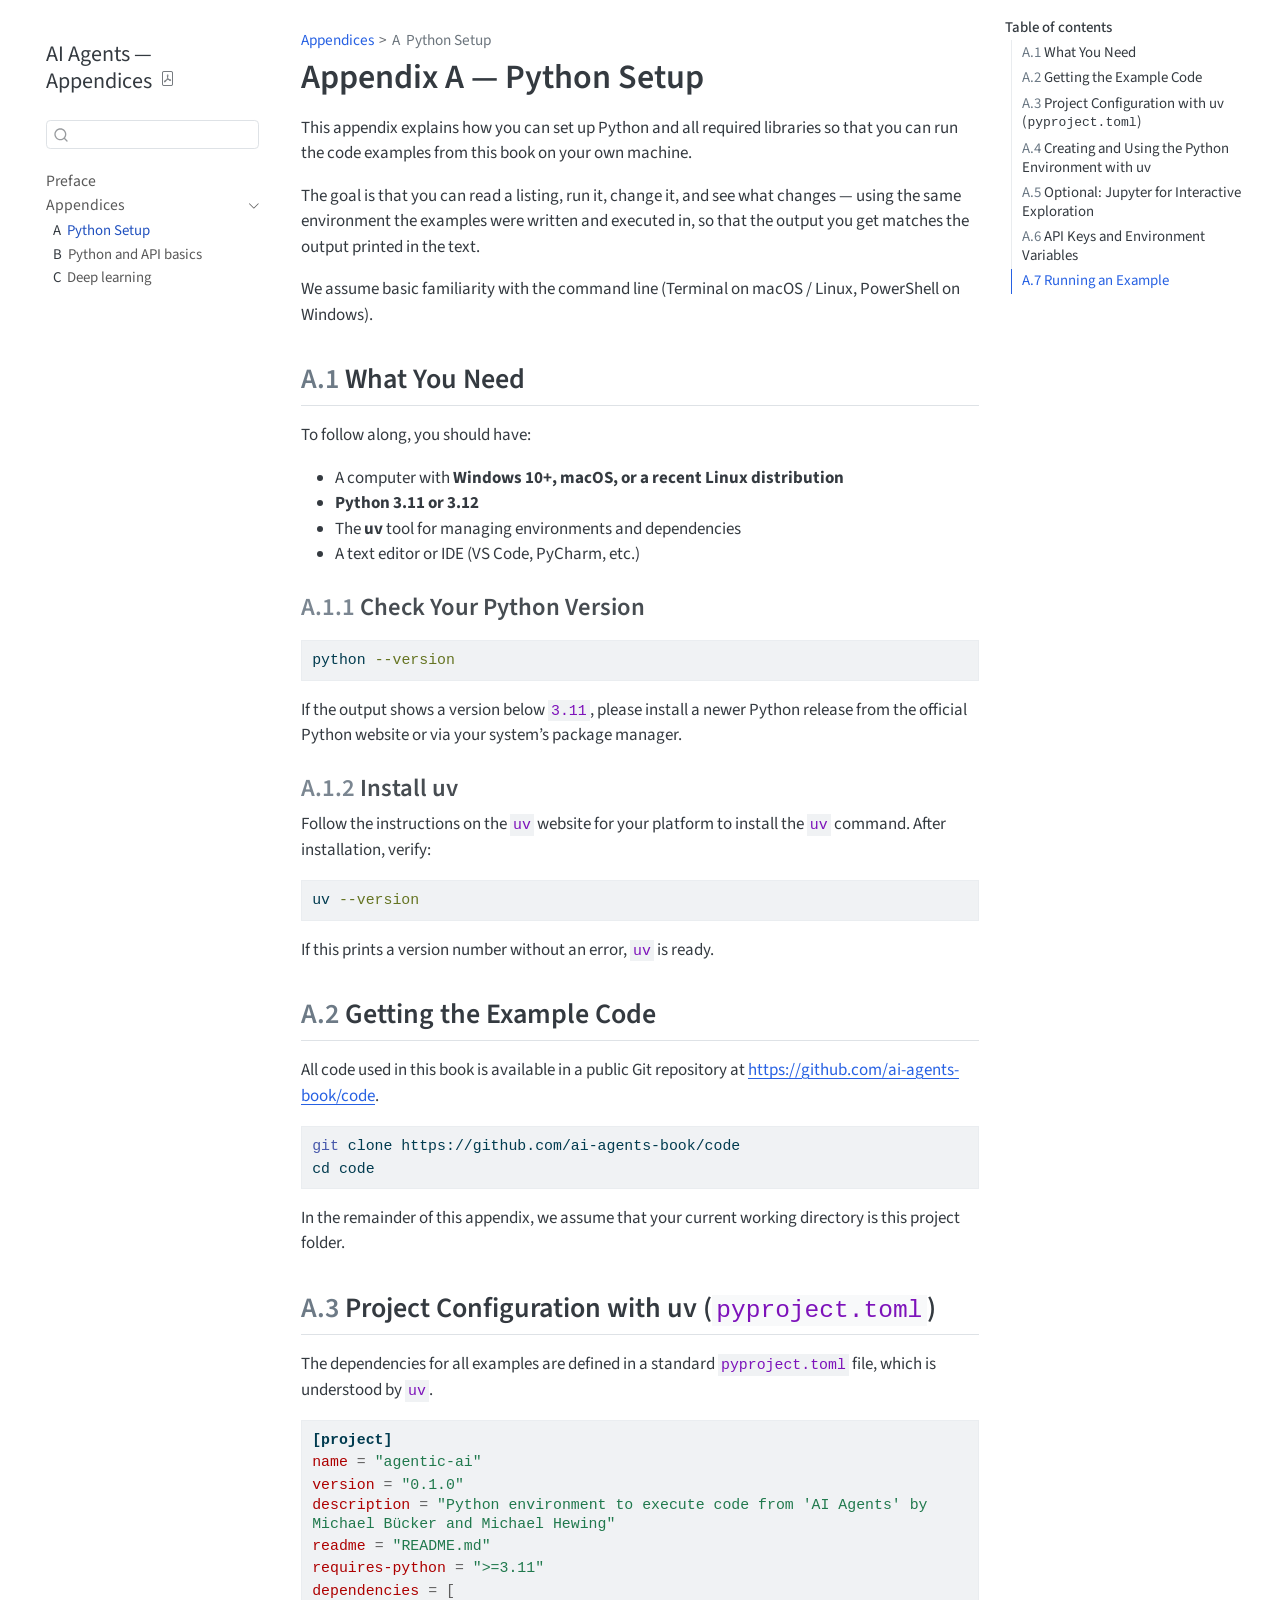
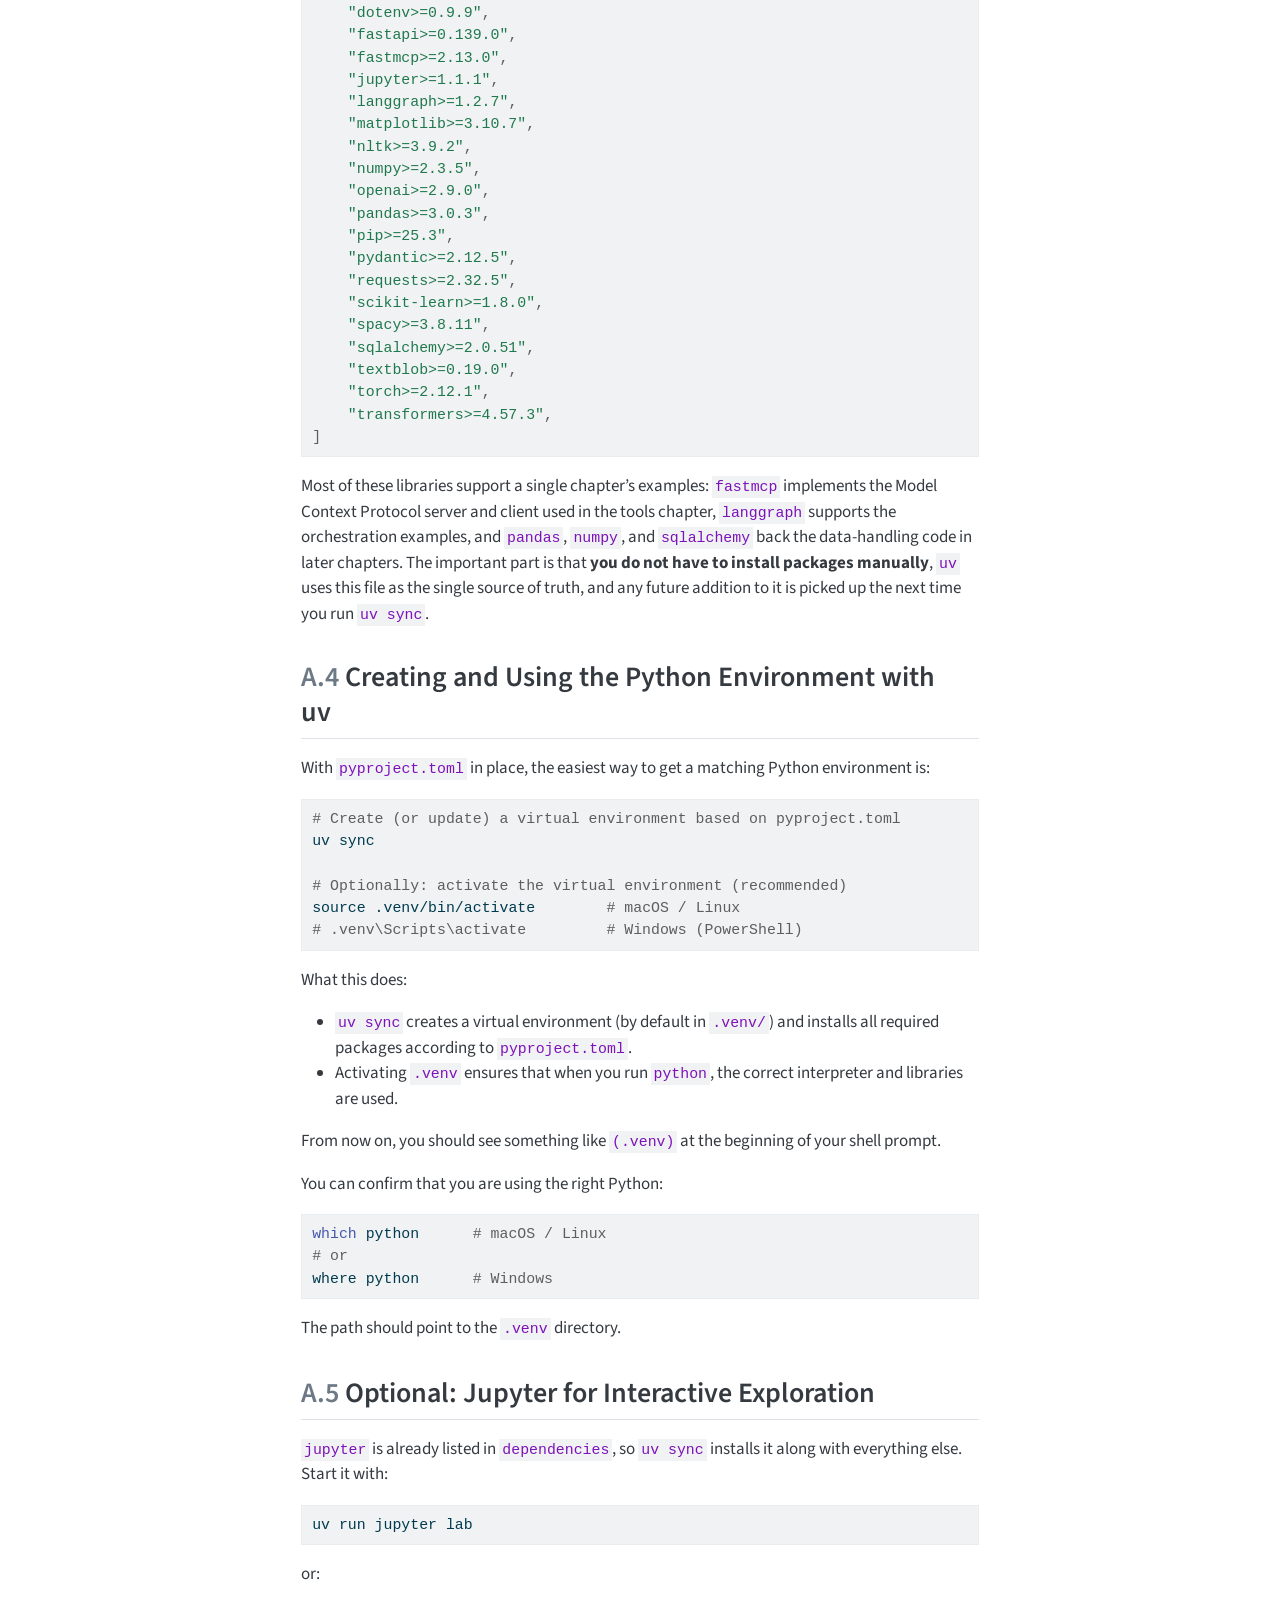
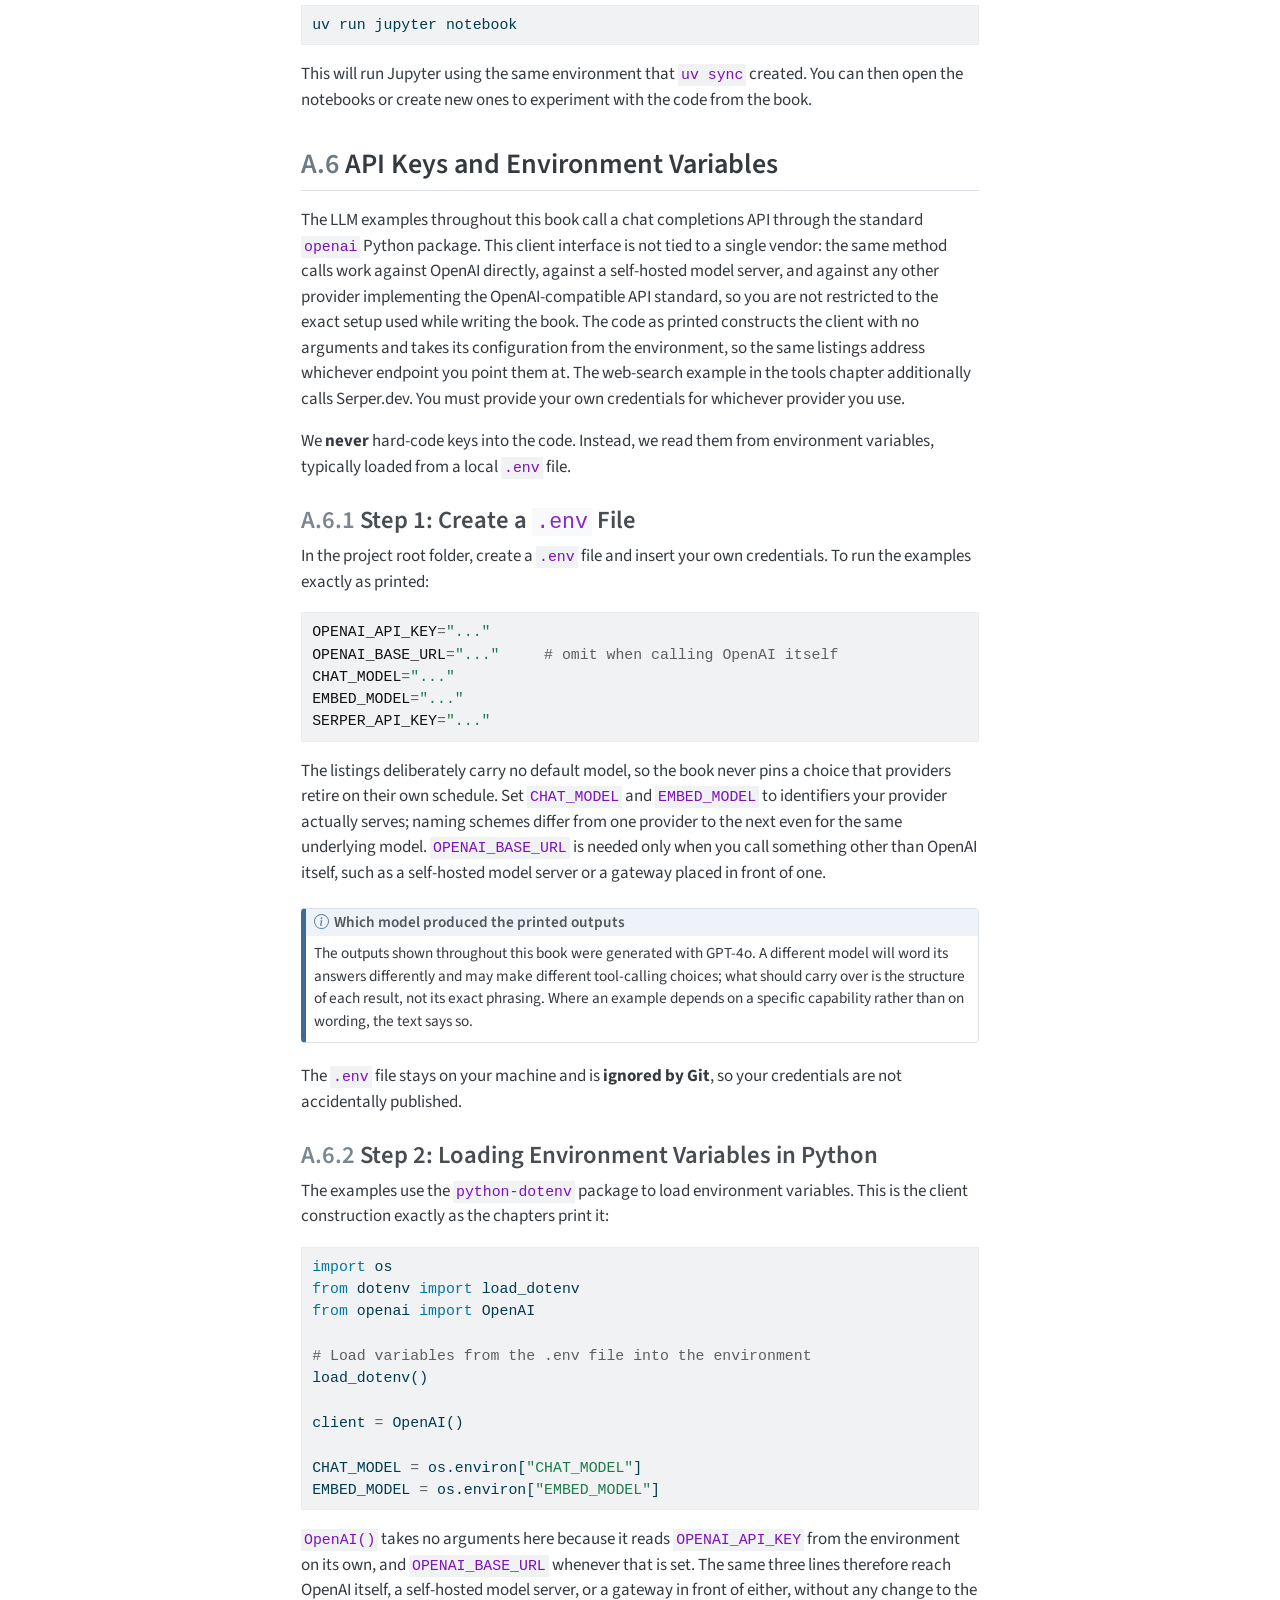
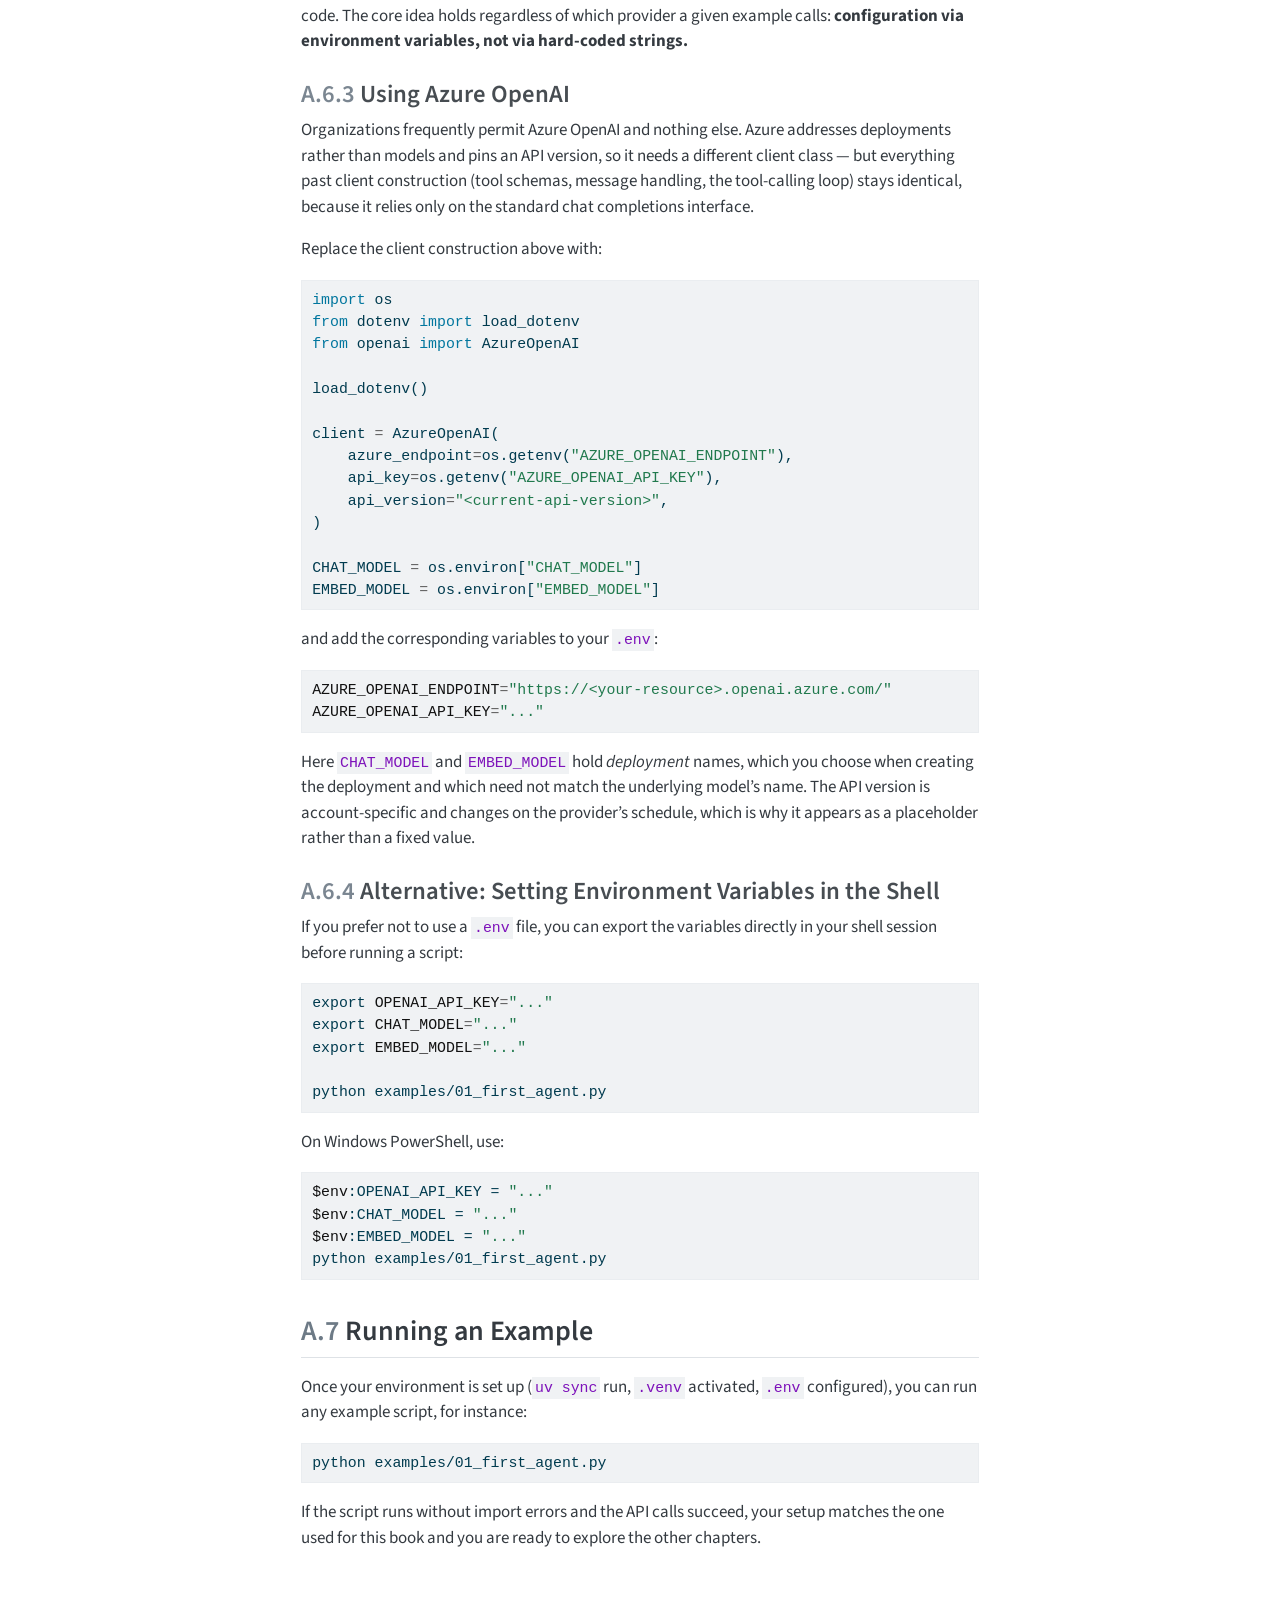
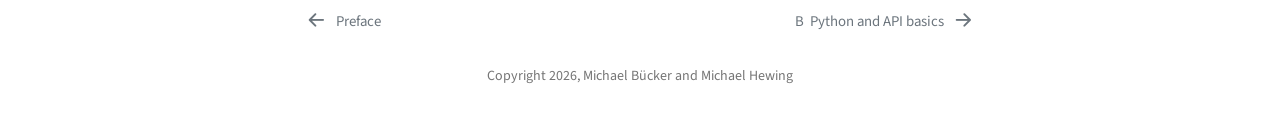
<file: appendices/a-setup.html>
<!DOCTYPE html>
<html xmlns="http://www.w3.org/1999/xhtml" lang="en" xml:lang="en"><head>

<meta charset="utf-8">
<meta name="generator" content="quarto-1.8.24">

<meta name="viewport" content="width=device-width, initial-scale=1.0, user-scalable=yes">


<title>Appendix A — Python Setup – AI Agents — Appendices</title>
<style>
code{white-space: pre-wrap;}
span.smallcaps{font-variant: small-caps;}
div.columns{display: flex; gap: min(4vw, 1.5em);}
div.column{flex: auto; overflow-x: auto;}
div.hanging-indent{margin-left: 1.5em; text-indent: -1.5em;}
ul.task-list{list-style: none;}
ul.task-list li input[type="checkbox"] {
  width: 0.8em;
  margin: 0 0.8em 0.2em -1em; /* quarto-specific, see https://github.com/quarto-dev/quarto-cli/issues/4556 */ 
  vertical-align: middle;
}
/* CSS for syntax highlighting */
html { -webkit-text-size-adjust: 100%; }
pre > code.sourceCode { white-space: pre; position: relative; }
pre > code.sourceCode > span { display: inline-block; line-height: 1.25; }
pre > code.sourceCode > span:empty { height: 1.2em; }
.sourceCode { overflow: visible; }
code.sourceCode > span { color: inherit; text-decoration: inherit; }
div.sourceCode { margin: 1em 0; }
pre.sourceCode { margin: 0; }
@media screen {
div.sourceCode { overflow: auto; }
}
@media print {
pre > code.sourceCode { white-space: pre-wrap; }
pre > code.sourceCode > span { text-indent: -5em; padding-left: 5em; }
}
pre.numberSource code
  { counter-reset: source-line 0; }
pre.numberSource code > span
  { position: relative; left: -4em; counter-increment: source-line; }
pre.numberSource code > span > a:first-child::before
  { content: counter(source-line);
    position: relative; left: -1em; text-align: right; vertical-align: baseline;
    border: none; display: inline-block;
    -webkit-touch-callout: none; -webkit-user-select: none;
    -khtml-user-select: none; -moz-user-select: none;
    -ms-user-select: none; user-select: none;
    padding: 0 4px; width: 4em;
  }
pre.numberSource { margin-left: 3em;  padding-left: 4px; }
div.sourceCode
  {   }
@media screen {
pre > code.sourceCode > span > a:first-child::before { text-decoration: underline; }
}
</style>


<script src="../site_libs/quarto-nav/quarto-nav.js"></script>
<script src="../site_libs/quarto-nav/headroom.min.js"></script>
<script src="../site_libs/clipboard/clipboard.min.js"></script>
<script src="../site_libs/quarto-search/autocomplete.umd.js"></script>
<script src="../site_libs/quarto-search/fuse.min.js"></script>
<script src="../site_libs/quarto-search/quarto-search.js"></script>
<meta name="quarto:offset" content="../">
<link href="../appendices/b-python.html" rel="next">
<link href="../index.html" rel="prev">
<script src="../site_libs/quarto-html/quarto.js" type="module"></script>
<script src="../site_libs/quarto-html/tabsets/tabsets.js" type="module"></script>
<script src="../site_libs/quarto-html/axe/axe-check.js" type="module"></script>
<script src="../site_libs/quarto-html/popper.min.js"></script>
<script src="../site_libs/quarto-html/tippy.umd.min.js"></script>
<script src="../site_libs/quarto-html/anchor.min.js"></script>
<link href="../site_libs/quarto-html/tippy.css" rel="stylesheet">
<link href="../site_libs/quarto-html/quarto-syntax-highlighting-dc55a5b9e770e841cd82e46aadbfb9b0.css" rel="stylesheet" id="quarto-text-highlighting-styles">
<script src="../site_libs/bootstrap/bootstrap.min.js"></script>
<link href="../site_libs/bootstrap/bootstrap-icons.css" rel="stylesheet">
<link href="../site_libs/bootstrap/bootstrap-efa4ae438396d7ce58f0c12de823036a.min.css" rel="stylesheet" append-hash="true" id="quarto-bootstrap" data-mode="light">
<script id="quarto-search-options" type="application/json">{
  "location": "sidebar",
  "copy-button": false,
  "collapse-after": 3,
  "panel-placement": "start",
  "type": "textbox",
  "limit": 50,
  "keyboard-shortcut": [
    "f",
    "/",
    "s"
  ],
  "show-item-context": false,
  "language": {
    "search-no-results-text": "No results",
    "search-matching-documents-text": "matching documents",
    "search-copy-link-title": "Copy link to search",
    "search-hide-matches-text": "Hide additional matches",
    "search-more-match-text": "more match in this document",
    "search-more-matches-text": "more matches in this document",
    "search-clear-button-title": "Clear",
    "search-text-placeholder": "",
    "search-detached-cancel-button-title": "Cancel",
    "search-submit-button-title": "Submit",
    "search-label": "Search"
  }
}</script>


</head>

<body class="nav-sidebar floating quarto-light">

<div id="quarto-search-results"></div>
  <header id="quarto-header" class="headroom fixed-top">
  <nav class="quarto-secondary-nav">
    <div class="container-fluid d-flex">
      <button type="button" class="quarto-btn-toggle btn" data-bs-toggle="collapse" role="button" data-bs-target=".quarto-sidebar-collapse-item" aria-controls="quarto-sidebar" aria-expanded="false" aria-label="Toggle sidebar navigation" onclick="if (window.quartoToggleHeadroom) { window.quartoToggleHeadroom(); }">
        <i class="bi bi-layout-text-sidebar-reverse"></i>
      </button>
        <nav class="quarto-page-breadcrumbs" aria-label="breadcrumb"><ol class="breadcrumb"><li class="breadcrumb-item"><a href="../appendices/a-setup.html">Appendices</a></li><li class="breadcrumb-item"><a href="../appendices/a-setup.html"><span class="chapter-number">A</span>&nbsp; <span class="chapter-title">Python Setup</span></a></li></ol></nav>
        <a class="flex-grow-1" role="navigation" data-bs-toggle="collapse" data-bs-target=".quarto-sidebar-collapse-item" aria-controls="quarto-sidebar" aria-expanded="false" aria-label="Toggle sidebar navigation" onclick="if (window.quartoToggleHeadroom) { window.quartoToggleHeadroom(); }">      
        </a>
      <button type="button" class="btn quarto-search-button" aria-label="Search" onclick="window.quartoOpenSearch();">
        <i class="bi bi-search"></i>
      </button>
    </div>
  </nav>
</header>
<!-- content -->
<div id="quarto-content" class="quarto-container page-columns page-rows-contents page-layout-article">
<!-- sidebar -->
  <nav id="quarto-sidebar" class="sidebar collapse collapse-horizontal quarto-sidebar-collapse-item sidebar-navigation floating overflow-auto">
    <div class="pt-lg-2 mt-2 text-left sidebar-header sidebar-header-stacked">
      <a href="../index.html" class="sidebar-logo-link">
      </a>
    <div class="sidebar-title mb-0 py-0">
      <a href="../">AI Agents — Appendices</a> 
        <div class="sidebar-tools-main">
    <a href="../appendices.pdf" title="Download PDF" class="quarto-navigation-tool px-1" aria-label="Download PDF"><i class="bi bi-file-pdf"></i></a>
</div>
    </div>
      </div>
        <div class="mt-2 flex-shrink-0 align-items-center">
        <div class="sidebar-search">
        <div id="quarto-search" class="" title="Search"></div>
        </div>
        </div>
    <div class="sidebar-menu-container"> 
    <ul class="list-unstyled mt-1">
        <li class="sidebar-item">
  <div class="sidebar-item-container"> 
  <a href="../index.html" class="sidebar-item-text sidebar-link">
 <span class="menu-text">Preface</span></a>
  </div>
</li>
        <li class="sidebar-item sidebar-item-section">
      <div class="sidebar-item-container"> 
            <a class="sidebar-item-text sidebar-link text-start" data-bs-toggle="collapse" data-bs-target="#quarto-sidebar-section-1" role="navigation" aria-expanded="true">
 <span class="menu-text">Appendices</span></a>
          <a class="sidebar-item-toggle text-start" data-bs-toggle="collapse" data-bs-target="#quarto-sidebar-section-1" role="navigation" aria-expanded="true" aria-label="Toggle section">
            <i class="bi bi-chevron-right ms-2"></i>
          </a> 
      </div>
      <ul id="quarto-sidebar-section-1" class="collapse list-unstyled sidebar-section depth1 show">  
          <li class="sidebar-item">
  <div class="sidebar-item-container"> 
  <a href="../appendices/a-setup.html" class="sidebar-item-text sidebar-link active">
 <span class="menu-text"><span class="chapter-number">A</span>&nbsp; <span class="chapter-title">Python Setup</span></span></a>
  </div>
</li>
          <li class="sidebar-item">
  <div class="sidebar-item-container"> 
  <a href="../appendices/b-python.html" class="sidebar-item-text sidebar-link">
 <span class="menu-text"><span class="chapter-number">B</span>&nbsp; <span class="chapter-title">Python and API basics</span></span></a>
  </div>
</li>
          <li class="sidebar-item">
  <div class="sidebar-item-container"> 
  <a href="../appendices/c-deeplearning.html" class="sidebar-item-text sidebar-link">
 <span class="menu-text"><span class="chapter-number">C</span>&nbsp; <span class="chapter-title">Deep learning</span></span></a>
  </div>
</li>
      </ul>
  </li>
    </ul>
    </div>
</nav>
<div id="quarto-sidebar-glass" class="quarto-sidebar-collapse-item" data-bs-toggle="collapse" data-bs-target=".quarto-sidebar-collapse-item"></div>
<!-- margin-sidebar -->
    <div id="quarto-margin-sidebar" class="sidebar margin-sidebar">
        <nav id="TOC" role="doc-toc" class="toc-active">
    <h2 id="toc-title">Table of contents</h2>
   
  <ul>
  <li><a href="#what-you-need" id="toc-what-you-need" class="nav-link active" data-scroll-target="#what-you-need"><span class="header-section-number">A.1</span> What You Need</a>
  <ul class="collapse">
  <li><a href="#check-your-python-version" id="toc-check-your-python-version" class="nav-link" data-scroll-target="#check-your-python-version"><span class="header-section-number">A.1.1</span> Check Your Python Version</a></li>
  <li><a href="#install-uv" id="toc-install-uv" class="nav-link" data-scroll-target="#install-uv"><span class="header-section-number">A.1.2</span> Install uv</a></li>
  </ul></li>
  <li><a href="#getting-the-example-code" id="toc-getting-the-example-code" class="nav-link" data-scroll-target="#getting-the-example-code"><span class="header-section-number">A.2</span> Getting the Example Code</a></li>
  <li><a href="#project-configuration-with-uv-pyproject.toml" id="toc-project-configuration-with-uv-pyproject.toml" class="nav-link" data-scroll-target="#project-configuration-with-uv-pyproject.toml"><span class="header-section-number">A.3</span> Project Configuration with uv (<code>pyproject.toml</code>)</a></li>
  <li><a href="#creating-and-using-the-python-environment-with-uv" id="toc-creating-and-using-the-python-environment-with-uv" class="nav-link" data-scroll-target="#creating-and-using-the-python-environment-with-uv"><span class="header-section-number">A.4</span> Creating and Using the Python Environment with uv</a></li>
  <li><a href="#optional-jupyter-for-interactive-exploration" id="toc-optional-jupyter-for-interactive-exploration" class="nav-link" data-scroll-target="#optional-jupyter-for-interactive-exploration"><span class="header-section-number">A.5</span> Optional: Jupyter for Interactive Exploration</a></li>
  <li><a href="#api-keys-and-environment-variables" id="toc-api-keys-and-environment-variables" class="nav-link" data-scroll-target="#api-keys-and-environment-variables"><span class="header-section-number">A.6</span> API Keys and Environment Variables</a>
  <ul class="collapse">
  <li><a href="#step-1-create-a-.env-file" id="toc-step-1-create-a-.env-file" class="nav-link" data-scroll-target="#step-1-create-a-.env-file"><span class="header-section-number">A.6.1</span> Step 1: Create a <code>.env</code> File</a></li>
  <li><a href="#step-2-loading-environment-variables-in-python" id="toc-step-2-loading-environment-variables-in-python" class="nav-link" data-scroll-target="#step-2-loading-environment-variables-in-python"><span class="header-section-number">A.6.2</span> Step 2: Loading Environment Variables in Python</a></li>
  <li><a href="#using-azure-openai" id="toc-using-azure-openai" class="nav-link" data-scroll-target="#using-azure-openai"><span class="header-section-number">A.6.3</span> Using Azure OpenAI</a></li>
  <li><a href="#alternative-setting-environment-variables-in-the-shell" id="toc-alternative-setting-environment-variables-in-the-shell" class="nav-link" data-scroll-target="#alternative-setting-environment-variables-in-the-shell"><span class="header-section-number">A.6.4</span> Alternative: Setting Environment Variables in the Shell</a></li>
  </ul></li>
  <li><a href="#running-an-example" id="toc-running-an-example" class="nav-link" data-scroll-target="#running-an-example"><span class="header-section-number">A.7</span> Running an Example</a></li>
  </ul>
</nav>
    </div>
<!-- main -->
<main class="content" id="quarto-document-content">

<header id="title-block-header" class="quarto-title-block default"><nav class="quarto-page-breadcrumbs quarto-title-breadcrumbs d-none d-lg-block" aria-label="breadcrumb"><ol class="breadcrumb"><li class="breadcrumb-item"><a href="../appendices/a-setup.html">Appendices</a></li><li class="breadcrumb-item"><a href="../appendices/a-setup.html"><span class="chapter-number">A</span>&nbsp; <span class="chapter-title">Python Setup</span></a></li></ol></nav>
<div class="quarto-title">
<h1 class="title"><span id="sec-setup" class="quarto-section-identifier">Appendix A — Python Setup</span></h1>
</div>



<div class="quarto-title-meta">

    
  
    
  </div>
  


</header>


<p>This appendix explains how you can set up Python and all required libraries so that you can run the code examples from this book on your own machine.</p>
<p>The goal is that you can read a listing, run it, change it, and see what changes — using the same environment the examples were written and executed in, so that the output you get matches the output printed in the text.</p>
<p>We assume basic familiarity with the command line (Terminal on macOS / Linux, PowerShell on Windows).</p>
<section id="what-you-need" class="level2" data-number="A.1">
<h2 data-number="A.1" class="anchored" data-anchor-id="what-you-need"><span class="header-section-number">A.1</span> What You Need</h2>
<p>To follow along, you should have:</p>
<ul>
<li>A computer with <strong>Windows 10+, macOS, or a recent Linux distribution</strong></li>
<li><strong>Python 3.11 or 3.12</strong></li>
<li>The <strong>uv</strong> tool for managing environments and dependencies</li>
<li>A text editor or IDE (VS Code, PyCharm, etc.)</li>
</ul>
<section id="check-your-python-version" class="level3" data-number="A.1.1">
<h3 data-number="A.1.1" class="anchored" data-anchor-id="check-your-python-version"><span class="header-section-number">A.1.1</span> Check Your Python Version</h3>
<div class="code-copy-outer-scaffold"><div class="sourceCode" id="cb1"><pre class="sourceCode bash code-with-copy"><code class="sourceCode bash"><span id="cb1-1"><a href="#cb1-1" aria-hidden="true" tabindex="-1"></a><span class="ex">python</span> <span class="at">--version</span></span></code></pre></div><button title="Copy to Clipboard" class="code-copy-button"><i class="bi"></i></button></div>
<p>If the output shows a version below <code>3.11</code>, please install a newer Python release from the official Python website or via your system’s package manager.</p>
</section>
<section id="install-uv" class="level3" data-number="A.1.2">
<h3 data-number="A.1.2" class="anchored" data-anchor-id="install-uv"><span class="header-section-number">A.1.2</span> Install uv</h3>
<p>Follow the instructions on the <code>uv</code> website for your platform to install the <code>uv</code> command. After installation, verify:</p>
<div class="code-copy-outer-scaffold"><div class="sourceCode" id="cb2"><pre class="sourceCode bash code-with-copy"><code class="sourceCode bash"><span id="cb2-1"><a href="#cb2-1" aria-hidden="true" tabindex="-1"></a><span class="ex">uv</span> <span class="at">--version</span></span></code></pre></div><button title="Copy to Clipboard" class="code-copy-button"><i class="bi"></i></button></div>
<p>If this prints a version number without an error, <code>uv</code> is ready.</p>
</section>
</section>
<section id="getting-the-example-code" class="level2" data-number="A.2">
<h2 data-number="A.2" class="anchored" data-anchor-id="getting-the-example-code"><span class="header-section-number">A.2</span> Getting the Example Code</h2>
<p>All code used in this book is available in a public Git repository at <a href="https://github.com/ai-agents-book/code" class="uri">https://github.com/ai-agents-book/code</a>.</p>
<div class="code-copy-outer-scaffold"><div class="sourceCode" id="cb3"><pre class="sourceCode bash code-with-copy"><code class="sourceCode bash"><span id="cb3-1"><a href="#cb3-1" aria-hidden="true" tabindex="-1"></a><span class="fu">git</span> clone https://github.com/ai-agents-book/code</span>
<span id="cb3-2"><a href="#cb3-2" aria-hidden="true" tabindex="-1"></a><span class="bu">cd</span> code</span></code></pre></div><button title="Copy to Clipboard" class="code-copy-button"><i class="bi"></i></button></div>
<p>In the remainder of this appendix, we assume that your current working directory is this project folder.</p>
</section>
<section id="project-configuration-with-uv-pyproject.toml" class="level2" data-number="A.3">
<h2 data-number="A.3" class="anchored" data-anchor-id="project-configuration-with-uv-pyproject.toml"><span class="header-section-number">A.3</span> Project Configuration with uv (<code>pyproject.toml</code>)</h2>
<p>The dependencies for all examples are defined in a standard <code>pyproject.toml</code> file, which is understood by <code>uv</code>.</p>
<div class="code-copy-outer-scaffold"><div class="sourceCode" id="cb4"><pre class="sourceCode toml code-overflow-wrap code-with-copy"><code class="sourceCode toml"><span id="cb4-1"><a href="#cb4-1" aria-hidden="true" tabindex="-1"></a><span class="kw">[project]</span></span>
<span id="cb4-2"><a href="#cb4-2" aria-hidden="true" tabindex="-1"></a><span class="dt">name</span> <span class="op">=</span> <span class="st">"agentic-ai"</span></span>
<span id="cb4-3"><a href="#cb4-3" aria-hidden="true" tabindex="-1"></a><span class="dt">version</span> <span class="op">=</span> <span class="st">"0.1.0"</span></span>
<span id="cb4-4"><a href="#cb4-4" aria-hidden="true" tabindex="-1"></a><span class="dt">description</span> <span class="op">=</span> <span class="st">"Python environment to execute code from 'AI Agents' by Michael Bücker and Michael Hewing"</span></span>
<span id="cb4-5"><a href="#cb4-5" aria-hidden="true" tabindex="-1"></a><span class="dt">readme</span> <span class="op">=</span> <span class="st">"README.md"</span></span>
<span id="cb4-6"><a href="#cb4-6" aria-hidden="true" tabindex="-1"></a><span class="dt">requires-python</span> <span class="op">=</span> <span class="st">"&gt;=3.11"</span></span>
<span id="cb4-7"><a href="#cb4-7" aria-hidden="true" tabindex="-1"></a><span class="dt">dependencies</span> <span class="op">=</span> <span class="op">[</span></span>
<span id="cb4-8"><a href="#cb4-8" aria-hidden="true" tabindex="-1"></a>    <span class="st">"dotenv&gt;=0.9.9"</span><span class="op">,</span></span>
<span id="cb4-9"><a href="#cb4-9" aria-hidden="true" tabindex="-1"></a>    <span class="st">"fastapi&gt;=0.139.0"</span><span class="op">,</span></span>
<span id="cb4-10"><a href="#cb4-10" aria-hidden="true" tabindex="-1"></a>    <span class="st">"fastmcp&gt;=2.13.0"</span><span class="op">,</span></span>
<span id="cb4-11"><a href="#cb4-11" aria-hidden="true" tabindex="-1"></a>    <span class="st">"jupyter&gt;=1.1.1"</span><span class="op">,</span></span>
<span id="cb4-12"><a href="#cb4-12" aria-hidden="true" tabindex="-1"></a>    <span class="st">"langgraph&gt;=1.2.7"</span><span class="op">,</span></span>
<span id="cb4-13"><a href="#cb4-13" aria-hidden="true" tabindex="-1"></a>    <span class="st">"matplotlib&gt;=3.10.7"</span><span class="op">,</span></span>
<span id="cb4-14"><a href="#cb4-14" aria-hidden="true" tabindex="-1"></a>    <span class="st">"nltk&gt;=3.9.2"</span><span class="op">,</span></span>
<span id="cb4-15"><a href="#cb4-15" aria-hidden="true" tabindex="-1"></a>    <span class="st">"numpy&gt;=2.3.5"</span><span class="op">,</span></span>
<span id="cb4-16"><a href="#cb4-16" aria-hidden="true" tabindex="-1"></a>    <span class="st">"openai&gt;=2.9.0"</span><span class="op">,</span></span>
<span id="cb4-17"><a href="#cb4-17" aria-hidden="true" tabindex="-1"></a>    <span class="st">"pandas&gt;=3.0.3"</span><span class="op">,</span></span>
<span id="cb4-18"><a href="#cb4-18" aria-hidden="true" tabindex="-1"></a>    <span class="st">"pip&gt;=25.3"</span><span class="op">,</span></span>
<span id="cb4-19"><a href="#cb4-19" aria-hidden="true" tabindex="-1"></a>    <span class="st">"pydantic&gt;=2.12.5"</span><span class="op">,</span></span>
<span id="cb4-20"><a href="#cb4-20" aria-hidden="true" tabindex="-1"></a>    <span class="st">"requests&gt;=2.32.5"</span><span class="op">,</span></span>
<span id="cb4-21"><a href="#cb4-21" aria-hidden="true" tabindex="-1"></a>    <span class="st">"scikit-learn&gt;=1.8.0"</span><span class="op">,</span></span>
<span id="cb4-22"><a href="#cb4-22" aria-hidden="true" tabindex="-1"></a>    <span class="st">"spacy&gt;=3.8.11"</span><span class="op">,</span></span>
<span id="cb4-23"><a href="#cb4-23" aria-hidden="true" tabindex="-1"></a>    <span class="st">"sqlalchemy&gt;=2.0.51"</span><span class="op">,</span></span>
<span id="cb4-24"><a href="#cb4-24" aria-hidden="true" tabindex="-1"></a>    <span class="st">"textblob&gt;=0.19.0"</span><span class="op">,</span></span>
<span id="cb4-25"><a href="#cb4-25" aria-hidden="true" tabindex="-1"></a>    <span class="st">"torch&gt;=2.12.1"</span><span class="op">,</span></span>
<span id="cb4-26"><a href="#cb4-26" aria-hidden="true" tabindex="-1"></a>    <span class="st">"transformers&gt;=4.57.3"</span><span class="op">,</span></span>
<span id="cb4-27"><a href="#cb4-27" aria-hidden="true" tabindex="-1"></a><span class="op">]</span></span></code></pre></div><button title="Copy to Clipboard" class="code-copy-button"><i class="bi"></i></button></div>
<p>Most of these libraries support a single chapter’s examples: <code>fastmcp</code> implements the Model Context Protocol server and client used in the tools chapter, <code>langgraph</code> supports the orchestration examples, and <code>pandas</code>, <code>numpy</code>, and <code>sqlalchemy</code> back the data-handling code in later chapters. The important part is that <strong>you do not have to install packages manually</strong>, <code>uv</code> uses this file as the single source of truth, and any future addition to it is picked up the next time you run <code>uv sync</code>.</p>
</section>
<section id="creating-and-using-the-python-environment-with-uv" class="level2" data-number="A.4">
<h2 data-number="A.4" class="anchored" data-anchor-id="creating-and-using-the-python-environment-with-uv"><span class="header-section-number">A.4</span> Creating and Using the Python Environment with uv</h2>
<p>With <code>pyproject.toml</code> in place, the easiest way to get a matching Python environment is:</p>
<div class="code-copy-outer-scaffold"><div class="sourceCode" id="cb5"><pre class="sourceCode bash code-with-copy"><code class="sourceCode bash"><span id="cb5-1"><a href="#cb5-1" aria-hidden="true" tabindex="-1"></a><span class="co"># Create (or update) a virtual environment based on pyproject.toml</span></span>
<span id="cb5-2"><a href="#cb5-2" aria-hidden="true" tabindex="-1"></a><span class="ex">uv</span> sync</span>
<span id="cb5-3"><a href="#cb5-3" aria-hidden="true" tabindex="-1"></a></span>
<span id="cb5-4"><a href="#cb5-4" aria-hidden="true" tabindex="-1"></a><span class="co"># Optionally: activate the virtual environment (recommended)</span></span>
<span id="cb5-5"><a href="#cb5-5" aria-hidden="true" tabindex="-1"></a><span class="bu">source</span> .venv/bin/activate        <span class="co"># macOS / Linux</span></span>
<span id="cb5-6"><a href="#cb5-6" aria-hidden="true" tabindex="-1"></a><span class="co"># .venv\Scripts\activate         # Windows (PowerShell)</span></span></code></pre></div><button title="Copy to Clipboard" class="code-copy-button"><i class="bi"></i></button></div>
<p>What this does:</p>
<ul>
<li><code>uv sync</code> creates a virtual environment (by default in <code>.venv/</code>) and installs all required packages according to <code>pyproject.toml</code>.</li>
<li>Activating <code>.venv</code> ensures that when you run <code>python</code>, the correct interpreter and libraries are used.</li>
</ul>
<p>From now on, you should see something like <code>(.venv)</code> at the beginning of your shell prompt.</p>
<p>You can confirm that you are using the right Python:</p>
<div class="code-copy-outer-scaffold"><div class="sourceCode" id="cb6"><pre class="sourceCode bash code-with-copy"><code class="sourceCode bash"><span id="cb6-1"><a href="#cb6-1" aria-hidden="true" tabindex="-1"></a><span class="fu">which</span> python      <span class="co"># macOS / Linux</span></span>
<span id="cb6-2"><a href="#cb6-2" aria-hidden="true" tabindex="-1"></a><span class="co"># or</span></span>
<span id="cb6-3"><a href="#cb6-3" aria-hidden="true" tabindex="-1"></a><span class="ex">where</span> python      <span class="co"># Windows</span></span></code></pre></div><button title="Copy to Clipboard" class="code-copy-button"><i class="bi"></i></button></div>
<p>The path should point to the <code>.venv</code> directory.</p>
</section>
<section id="optional-jupyter-for-interactive-exploration" class="level2" data-number="A.5">
<h2 data-number="A.5" class="anchored" data-anchor-id="optional-jupyter-for-interactive-exploration"><span class="header-section-number">A.5</span> Optional: Jupyter for Interactive Exploration</h2>
<p><code>jupyter</code> is already listed in <code>dependencies</code>, so <code>uv sync</code> installs it along with everything else. Start it with:</p>
<div class="code-copy-outer-scaffold"><div class="sourceCode" id="cb7"><pre class="sourceCode bash code-with-copy"><code class="sourceCode bash"><span id="cb7-1"><a href="#cb7-1" aria-hidden="true" tabindex="-1"></a><span class="ex">uv</span> run jupyter lab</span></code></pre></div><button title="Copy to Clipboard" class="code-copy-button"><i class="bi"></i></button></div>
<p>or:</p>
<div class="code-copy-outer-scaffold"><div class="sourceCode" id="cb8"><pre class="sourceCode bash code-with-copy"><code class="sourceCode bash"><span id="cb8-1"><a href="#cb8-1" aria-hidden="true" tabindex="-1"></a><span class="ex">uv</span> run jupyter notebook</span></code></pre></div><button title="Copy to Clipboard" class="code-copy-button"><i class="bi"></i></button></div>
<p>This will run Jupyter using the same environment that <code>uv sync</code> created. You can then open the notebooks or create new ones to experiment with the code from the book.</p>
</section>
<section id="api-keys-and-environment-variables" class="level2" data-number="A.6">
<h2 data-number="A.6" class="anchored" data-anchor-id="api-keys-and-environment-variables"><span class="header-section-number">A.6</span> API Keys and Environment Variables</h2>
<p>The LLM examples throughout this book call a chat completions API through the standard <code>openai</code> Python package. This client interface is not tied to a single vendor: the same method calls work against OpenAI directly, against a self-hosted model server, and against any other provider implementing the OpenAI-compatible API standard, so you are not restricted to the exact setup used while writing the book. The code as printed constructs the client with no arguments and takes its configuration from the environment, so the same listings address whichever endpoint you point them at. The web-search example in the tools chapter additionally calls Serper.dev. You must provide your own credentials for whichever provider you use.</p>
<p>We <strong>never</strong> hard-code keys into the code. Instead, we read them from environment variables, typically loaded from a local <code>.env</code> file.</p>
<section id="step-1-create-a-.env-file" class="level3" data-number="A.6.1">
<h3 data-number="A.6.1" class="anchored" data-anchor-id="step-1-create-a-.env-file"><span class="header-section-number">A.6.1</span> Step 1: Create a <code>.env</code> File</h3>
<p>In the project root folder, create a <code>.env</code> file and insert your own credentials. To run the examples exactly as printed:</p>
<div class="code-copy-outer-scaffold"><div class="sourceCode" id="cb9"><pre class="sourceCode bash code-overflow-wrap code-with-copy"><code class="sourceCode bash"><span id="cb9-1"><a href="#cb9-1" aria-hidden="true" tabindex="-1"></a><span class="va">OPENAI_API_KEY</span><span class="op">=</span><span class="st">"..."</span></span>
<span id="cb9-2"><a href="#cb9-2" aria-hidden="true" tabindex="-1"></a><span class="va">OPENAI_BASE_URL</span><span class="op">=</span><span class="st">"..."</span>     <span class="co"># omit when calling OpenAI itself</span></span>
<span id="cb9-3"><a href="#cb9-3" aria-hidden="true" tabindex="-1"></a><span class="va">CHAT_MODEL</span><span class="op">=</span><span class="st">"..."</span></span>
<span id="cb9-4"><a href="#cb9-4" aria-hidden="true" tabindex="-1"></a><span class="va">EMBED_MODEL</span><span class="op">=</span><span class="st">"..."</span></span>
<span id="cb9-5"><a href="#cb9-5" aria-hidden="true" tabindex="-1"></a><span class="va">SERPER_API_KEY</span><span class="op">=</span><span class="st">"..."</span></span></code></pre></div><button title="Copy to Clipboard" class="code-copy-button"><i class="bi"></i></button></div>
<p>The listings deliberately carry no default model, so the book never pins a choice that providers retire on their own schedule. Set <code>CHAT_MODEL</code> and <code>EMBED_MODEL</code> to identifiers your provider actually serves; naming schemes differ from one provider to the next even for the same underlying model. <code>OPENAI_BASE_URL</code> is needed only when you call something other than OpenAI itself, such as a self-hosted model server or a gateway placed in front of one.</p>
<div class="callout callout-style-default callout-note callout-titled">
<div class="callout-header d-flex align-content-center">
<div class="callout-icon-container">
<i class="callout-icon"></i>
</div>
<div class="callout-title-container flex-fill">
<span class="screen-reader-only">Note</span>Which model produced the printed outputs
</div>
</div>
<div class="callout-body-container callout-body">
<p>The outputs shown throughout this book were generated with GPT-4o. A different model will word its answers differently and may make different tool-calling choices; what should carry over is the structure of each result, not its exact phrasing. Where an example depends on a specific capability rather than on wording, the text says so.</p>
</div>
</div>
<p>The <code>.env</code> file stays on your machine and is <strong>ignored by Git</strong>, so your credentials are not accidentally published.</p>
</section>
<section id="step-2-loading-environment-variables-in-python" class="level3" data-number="A.6.2">
<h3 data-number="A.6.2" class="anchored" data-anchor-id="step-2-loading-environment-variables-in-python"><span class="header-section-number">A.6.2</span> Step 2: Loading Environment Variables in Python</h3>
<p>The examples use the <code>python-dotenv</code> package to load environment variables. This is the client construction exactly as the chapters print it:</p>
<div id="ad609e38" class="cell" data-execution_count="1">
<div class="code-copy-outer-scaffold"><div class="sourceCode cell-code" id="cb10"><pre class="sourceCode python code-with-copy"><code class="sourceCode python"><span id="cb10-1"><a href="#cb10-1" aria-hidden="true" tabindex="-1"></a><span class="im">import</span> os</span>
<span id="cb10-2"><a href="#cb10-2" aria-hidden="true" tabindex="-1"></a><span class="im">from</span> dotenv <span class="im">import</span> load_dotenv</span>
<span id="cb10-3"><a href="#cb10-3" aria-hidden="true" tabindex="-1"></a><span class="im">from</span> openai <span class="im">import</span> OpenAI</span>
<span id="cb10-4"><a href="#cb10-4" aria-hidden="true" tabindex="-1"></a></span>
<span id="cb10-5"><a href="#cb10-5" aria-hidden="true" tabindex="-1"></a><span class="co"># Load variables from the .env file into the environment</span></span>
<span id="cb10-6"><a href="#cb10-6" aria-hidden="true" tabindex="-1"></a>load_dotenv()</span>
<span id="cb10-7"><a href="#cb10-7" aria-hidden="true" tabindex="-1"></a></span>
<span id="cb10-8"><a href="#cb10-8" aria-hidden="true" tabindex="-1"></a>client <span class="op">=</span> OpenAI()</span>
<span id="cb10-9"><a href="#cb10-9" aria-hidden="true" tabindex="-1"></a></span>
<span id="cb10-10"><a href="#cb10-10" aria-hidden="true" tabindex="-1"></a>CHAT_MODEL <span class="op">=</span> os.environ[<span class="st">"CHAT_MODEL"</span>]</span>
<span id="cb10-11"><a href="#cb10-11" aria-hidden="true" tabindex="-1"></a>EMBED_MODEL <span class="op">=</span> os.environ[<span class="st">"EMBED_MODEL"</span>]</span></code></pre></div><button title="Copy to Clipboard" class="code-copy-button"><i class="bi"></i></button></div>
</div>
<p><code>OpenAI()</code> takes no arguments here because it reads <code>OPENAI_API_KEY</code> from the environment on its own, and <code>OPENAI_BASE_URL</code> whenever that is set. The same three lines therefore reach OpenAI itself, a self-hosted model server, or a gateway in front of either, without any change to the code. The core idea holds regardless of which provider a given example calls: <strong>configuration via environment variables, not via hard-coded strings.</strong></p>
</section>
<section id="using-azure-openai" class="level3" data-number="A.6.3">
<h3 data-number="A.6.3" class="anchored" data-anchor-id="using-azure-openai"><span class="header-section-number">A.6.3</span> Using Azure OpenAI</h3>
<p>Organizations frequently permit Azure OpenAI and nothing else. Azure addresses deployments rather than models and pins an API version, so it needs a different client class — but everything past client construction (tool schemas, message handling, the tool-calling loop) stays identical, because it relies only on the standard chat completions interface.</p>
<p>Replace the client construction above with:</p>
<div id="a0de95d0" class="cell" data-execution_count="2">
<div class="code-copy-outer-scaffold"><div class="sourceCode cell-code" id="cb11"><pre class="sourceCode python code-overflow-wrap code-with-copy"><code class="sourceCode python"><span id="cb11-1"><a href="#cb11-1" aria-hidden="true" tabindex="-1"></a><span class="im">import</span> os</span>
<span id="cb11-2"><a href="#cb11-2" aria-hidden="true" tabindex="-1"></a><span class="im">from</span> dotenv <span class="im">import</span> load_dotenv</span>
<span id="cb11-3"><a href="#cb11-3" aria-hidden="true" tabindex="-1"></a><span class="im">from</span> openai <span class="im">import</span> AzureOpenAI</span>
<span id="cb11-4"><a href="#cb11-4" aria-hidden="true" tabindex="-1"></a></span>
<span id="cb11-5"><a href="#cb11-5" aria-hidden="true" tabindex="-1"></a>load_dotenv()</span>
<span id="cb11-6"><a href="#cb11-6" aria-hidden="true" tabindex="-1"></a></span>
<span id="cb11-7"><a href="#cb11-7" aria-hidden="true" tabindex="-1"></a>client <span class="op">=</span> AzureOpenAI(</span>
<span id="cb11-8"><a href="#cb11-8" aria-hidden="true" tabindex="-1"></a>    azure_endpoint<span class="op">=</span>os.getenv(<span class="st">"AZURE_OPENAI_ENDPOINT"</span>),</span>
<span id="cb11-9"><a href="#cb11-9" aria-hidden="true" tabindex="-1"></a>    api_key<span class="op">=</span>os.getenv(<span class="st">"AZURE_OPENAI_API_KEY"</span>),</span>
<span id="cb11-10"><a href="#cb11-10" aria-hidden="true" tabindex="-1"></a>    api_version<span class="op">=</span><span class="st">"&lt;current-api-version&gt;"</span>,</span>
<span id="cb11-11"><a href="#cb11-11" aria-hidden="true" tabindex="-1"></a>)</span>
<span id="cb11-12"><a href="#cb11-12" aria-hidden="true" tabindex="-1"></a></span>
<span id="cb11-13"><a href="#cb11-13" aria-hidden="true" tabindex="-1"></a>CHAT_MODEL <span class="op">=</span> os.environ[<span class="st">"CHAT_MODEL"</span>]</span>
<span id="cb11-14"><a href="#cb11-14" aria-hidden="true" tabindex="-1"></a>EMBED_MODEL <span class="op">=</span> os.environ[<span class="st">"EMBED_MODEL"</span>]</span></code></pre></div><button title="Copy to Clipboard" class="code-copy-button"><i class="bi"></i></button></div>
</div>
<p>and add the corresponding variables to your <code>.env</code>:</p>
<div class="code-copy-outer-scaffold"><div class="sourceCode" id="cb12"><pre class="sourceCode bash code-overflow-wrap code-with-copy"><code class="sourceCode bash"><span id="cb12-1"><a href="#cb12-1" aria-hidden="true" tabindex="-1"></a><span class="va">AZURE_OPENAI_ENDPOINT</span><span class="op">=</span><span class="st">"https://&lt;your-resource&gt;.openai.azure.com/"</span></span>
<span id="cb12-2"><a href="#cb12-2" aria-hidden="true" tabindex="-1"></a><span class="va">AZURE_OPENAI_API_KEY</span><span class="op">=</span><span class="st">"..."</span></span></code></pre></div><button title="Copy to Clipboard" class="code-copy-button"><i class="bi"></i></button></div>
<p>Here <code>CHAT_MODEL</code> and <code>EMBED_MODEL</code> hold <em>deployment</em> names, which you choose when creating the deployment and which need not match the underlying model’s name. The API version is account-specific and changes on the provider’s schedule, which is why it appears as a placeholder rather than a fixed value.</p>
</section>
<section id="alternative-setting-environment-variables-in-the-shell" class="level3" data-number="A.6.4">
<h3 data-number="A.6.4" class="anchored" data-anchor-id="alternative-setting-environment-variables-in-the-shell"><span class="header-section-number">A.6.4</span> Alternative: Setting Environment Variables in the Shell</h3>
<p>If you prefer not to use a <code>.env</code> file, you can export the variables directly in your shell session before running a script:</p>
<div class="code-copy-outer-scaffold"><div class="sourceCode" id="cb13"><pre class="sourceCode bash code-overflow-wrap code-with-copy"><code class="sourceCode bash"><span id="cb13-1"><a href="#cb13-1" aria-hidden="true" tabindex="-1"></a><span class="bu">export</span> <span class="va">OPENAI_API_KEY</span><span class="op">=</span><span class="st">"..."</span></span>
<span id="cb13-2"><a href="#cb13-2" aria-hidden="true" tabindex="-1"></a><span class="bu">export</span> <span class="va">CHAT_MODEL</span><span class="op">=</span><span class="st">"..."</span></span>
<span id="cb13-3"><a href="#cb13-3" aria-hidden="true" tabindex="-1"></a><span class="bu">export</span> <span class="va">EMBED_MODEL</span><span class="op">=</span><span class="st">"..."</span></span>
<span id="cb13-4"><a href="#cb13-4" aria-hidden="true" tabindex="-1"></a></span>
<span id="cb13-5"><a href="#cb13-5" aria-hidden="true" tabindex="-1"></a><span class="ex">python</span> examples/01_first_agent.py</span></code></pre></div><button title="Copy to Clipboard" class="code-copy-button"><i class="bi"></i></button></div>
<p>On Windows PowerShell, use:</p>
<div class="code-copy-outer-scaffold"><div class="sourceCode" id="cb14"><pre class="sourceCode bash code-overflow-wrap code-with-copy"><code class="sourceCode bash"><span id="cb14-1"><a href="#cb14-1" aria-hidden="true" tabindex="-1"></a><span class="va">$env</span><span class="ex">:OPENAI_API_KEY</span> = <span class="st">"..."</span></span>
<span id="cb14-2"><a href="#cb14-2" aria-hidden="true" tabindex="-1"></a><span class="va">$env</span><span class="ex">:CHAT_MODEL</span> = <span class="st">"..."</span></span>
<span id="cb14-3"><a href="#cb14-3" aria-hidden="true" tabindex="-1"></a><span class="va">$env</span><span class="ex">:EMBED_MODEL</span> = <span class="st">"..."</span></span>
<span id="cb14-4"><a href="#cb14-4" aria-hidden="true" tabindex="-1"></a><span class="ex">python</span> examples/01_first_agent.py</span></code></pre></div><button title="Copy to Clipboard" class="code-copy-button"><i class="bi"></i></button></div>
</section>
</section>
<section id="running-an-example" class="level2" data-number="A.7">
<h2 data-number="A.7" class="anchored" data-anchor-id="running-an-example"><span class="header-section-number">A.7</span> Running an Example</h2>
<p>Once your environment is set up (<code>uv sync</code> run, <code>.venv</code> activated, <code>.env</code> configured), you can run any example script, for instance:</p>
<div class="code-copy-outer-scaffold"><div class="sourceCode" id="cb15"><pre class="sourceCode bash code-with-copy"><code class="sourceCode bash"><span id="cb15-1"><a href="#cb15-1" aria-hidden="true" tabindex="-1"></a><span class="ex">python</span> examples/01_first_agent.py</span></code></pre></div><button title="Copy to Clipboard" class="code-copy-button"><i class="bi"></i></button></div>
<p>If the script runs without import errors and the API calls succeed, your setup matches the one used for this book and you are ready to explore the other chapters.</p>


</section>

</main> <!-- /main -->
<script id="quarto-html-after-body" type="application/javascript">
  window.document.addEventListener("DOMContentLoaded", function (event) {
    const icon = "";
    const anchorJS = new window.AnchorJS();
    anchorJS.options = {
      placement: 'right',
      icon: icon
    };
    anchorJS.add('.anchored');
    const isCodeAnnotation = (el) => {
      for (const clz of el.classList) {
        if (clz.startsWith('code-annotation-')) {                     
          return true;
        }
      }
      return false;
    }
    const onCopySuccess = function(e) {
      // button target
      const button = e.trigger;
      // don't keep focus
      button.blur();
      // flash "checked"
      button.classList.add('code-copy-button-checked');
      var currentTitle = button.getAttribute("title");
      button.setAttribute("title", "Copied!");
      let tooltip;
      if (window.bootstrap) {
        button.setAttribute("data-bs-toggle", "tooltip");
        button.setAttribute("data-bs-placement", "left");
        button.setAttribute("data-bs-title", "Copied!");
        tooltip = new bootstrap.Tooltip(button, 
          { trigger: "manual", 
            customClass: "code-copy-button-tooltip",
            offset: [0, -8]});
        tooltip.show();    
      }
      setTimeout(function() {
        if (tooltip) {
          tooltip.hide();
          button.removeAttribute("data-bs-title");
          button.removeAttribute("data-bs-toggle");
          button.removeAttribute("data-bs-placement");
        }
        button.setAttribute("title", currentTitle);
        button.classList.remove('code-copy-button-checked');
      }, 1000);
      // clear code selection
      e.clearSelection();
    }
    const getTextToCopy = function(trigger) {
      const outerScaffold = trigger.parentElement.cloneNode(true);
      const codeEl = outerScaffold.querySelector('code');
      for (const childEl of codeEl.children) {
        if (isCodeAnnotation(childEl)) {
          childEl.remove();
        }
      }
      return codeEl.innerText;
    }
    const clipboard = new window.ClipboardJS('.code-copy-button:not([data-in-quarto-modal])', {
      text: getTextToCopy
    });
    clipboard.on('success', onCopySuccess);
    if (window.document.getElementById('quarto-embedded-source-code-modal')) {
      const clipboardModal = new window.ClipboardJS('.code-copy-button[data-in-quarto-modal]', {
        text: getTextToCopy,
        container: window.document.getElementById('quarto-embedded-source-code-modal')
      });
      clipboardModal.on('success', onCopySuccess);
    }
      var localhostRegex = new RegExp(/^(?:http|https):\/\/localhost\:?[0-9]*\//);
      var mailtoRegex = new RegExp(/^mailto:/);
        var filterRegex = new RegExp('/' + window.location.host + '/');
      var isInternal = (href) => {
          return filterRegex.test(href) || localhostRegex.test(href) || mailtoRegex.test(href);
      }
      // Inspect non-navigation links and adorn them if external
     var links = window.document.querySelectorAll('a[href]:not(.nav-link):not(.navbar-brand):not(.toc-action):not(.sidebar-link):not(.sidebar-item-toggle):not(.pagination-link):not(.no-external):not([aria-hidden]):not(.dropdown-item):not(.quarto-navigation-tool):not(.about-link)');
      for (var i=0; i<links.length; i++) {
        const link = links[i];
        if (!isInternal(link.href)) {
          // undo the damage that might have been done by quarto-nav.js in the case of
          // links that we want to consider external
          if (link.dataset.originalHref !== undefined) {
            link.href = link.dataset.originalHref;
          }
        }
      }
    function tippyHover(el, contentFn, onTriggerFn, onUntriggerFn) {
      const config = {
        allowHTML: true,
        maxWidth: 500,
        delay: 100,
        arrow: false,
        appendTo: function(el) {
            return el.parentElement;
        },
        interactive: true,
        interactiveBorder: 10,
        theme: 'quarto',
        placement: 'bottom-start',
      };
      if (contentFn) {
        config.content = contentFn;
      }
      if (onTriggerFn) {
        config.onTrigger = onTriggerFn;
      }
      if (onUntriggerFn) {
        config.onUntrigger = onUntriggerFn;
      }
      window.tippy(el, config); 
    }
    const noterefs = window.document.querySelectorAll('a[role="doc-noteref"]');
    for (var i=0; i<noterefs.length; i++) {
      const ref = noterefs[i];
      tippyHover(ref, function() {
        // use id or data attribute instead here
        let href = ref.getAttribute('data-footnote-href') || ref.getAttribute('href');
        try { href = new URL(href).hash; } catch {}
        const id = href.replace(/^#\/?/, "");
        const note = window.document.getElementById(id);
        if (note) {
          return note.innerHTML;
        } else {
          return "";
        }
      });
    }
    const xrefs = window.document.querySelectorAll('a.quarto-xref');
    const processXRef = (id, note) => {
      // Strip column container classes
      const stripColumnClz = (el) => {
        el.classList.remove("page-full", "page-columns");
        if (el.children) {
          for (const child of el.children) {
            stripColumnClz(child);
          }
        }
      }
      stripColumnClz(note)
      if (id === null || id.startsWith('sec-')) {
        // Special case sections, only their first couple elements
        const container = document.createElement("div");
        if (note.children && note.children.length > 2) {
          container.appendChild(note.children[0].cloneNode(true));
          for (let i = 1; i < note.children.length; i++) {
            const child = note.children[i];
            if (child.tagName === "P" && child.innerText === "") {
              continue;
            } else {
              container.appendChild(child.cloneNode(true));
              break;
            }
          }
          if (window.Quarto?.typesetMath) {
            window.Quarto.typesetMath(container);
          }
          return container.innerHTML
        } else {
          if (window.Quarto?.typesetMath) {
            window.Quarto.typesetMath(note);
          }
          return note.innerHTML;
        }
      } else {
        // Remove any anchor links if they are present
        const anchorLink = note.querySelector('a.anchorjs-link');
        if (anchorLink) {
          anchorLink.remove();
        }
        if (window.Quarto?.typesetMath) {
          window.Quarto.typesetMath(note);
        }
        if (note.classList.contains("callout")) {
          return note.outerHTML;
        } else {
          return note.innerHTML;
        }
      }
    }
    for (var i=0; i<xrefs.length; i++) {
      const xref = xrefs[i];
      tippyHover(xref, undefined, function(instance) {
        instance.disable();
        let url = xref.getAttribute('href');
        let hash = undefined; 
        if (url.startsWith('#')) {
          hash = url;
        } else {
          try { hash = new URL(url).hash; } catch {}
        }
        if (hash) {
          const id = hash.replace(/^#\/?/, "");
          const note = window.document.getElementById(id);
          if (note !== null) {
            try {
              const html = processXRef(id, note.cloneNode(true));
              instance.setContent(html);
            } finally {
              instance.enable();
              instance.show();
            }
          } else {
            // See if we can fetch this
            fetch(url.split('#')[0])
            .then(res => res.text())
            .then(html => {
              const parser = new DOMParser();
              const htmlDoc = parser.parseFromString(html, "text/html");
              const note = htmlDoc.getElementById(id);
              if (note !== null) {
                const html = processXRef(id, note);
                instance.setContent(html);
              } 
            }).finally(() => {
              instance.enable();
              instance.show();
            });
          }
        } else {
          // See if we can fetch a full url (with no hash to target)
          // This is a special case and we should probably do some content thinning / targeting
          fetch(url)
          .then(res => res.text())
          .then(html => {
            const parser = new DOMParser();
            const htmlDoc = parser.parseFromString(html, "text/html");
            const note = htmlDoc.querySelector('main.content');
            if (note !== null) {
              // This should only happen for chapter cross references
              // (since there is no id in the URL)
              // remove the first header
              if (note.children.length > 0 && note.children[0].tagName === "HEADER") {
                note.children[0].remove();
              }
              const html = processXRef(null, note);
              instance.setContent(html);
            } 
          }).finally(() => {
            instance.enable();
            instance.show();
          });
        }
      }, function(instance) {
      });
    }
        let selectedAnnoteEl;
        const selectorForAnnotation = ( cell, annotation) => {
          let cellAttr = 'data-code-cell="' + cell + '"';
          let lineAttr = 'data-code-annotation="' +  annotation + '"';
          const selector = 'span[' + cellAttr + '][' + lineAttr + ']';
          return selector;
        }
        const selectCodeLines = (annoteEl) => {
          const doc = window.document;
          const targetCell = annoteEl.getAttribute("data-target-cell");
          const targetAnnotation = annoteEl.getAttribute("data-target-annotation");
          const annoteSpan = window.document.querySelector(selectorForAnnotation(targetCell, targetAnnotation));
          const lines = annoteSpan.getAttribute("data-code-lines").split(",");
          const lineIds = lines.map((line) => {
            return targetCell + "-" + line;
          })
          let top = null;
          let height = null;
          let parent = null;
          if (lineIds.length > 0) {
              //compute the position of the single el (top and bottom and make a div)
              const el = window.document.getElementById(lineIds[0]);
              top = el.offsetTop;
              height = el.offsetHeight;
              parent = el.parentElement.parentElement;
            if (lineIds.length > 1) {
              const lastEl = window.document.getElementById(lineIds[lineIds.length - 1]);
              const bottom = lastEl.offsetTop + lastEl.offsetHeight;
              height = bottom - top;
            }
            if (top !== null && height !== null && parent !== null) {
              // cook up a div (if necessary) and position it 
              let div = window.document.getElementById("code-annotation-line-highlight");
              if (div === null) {
                div = window.document.createElement("div");
                div.setAttribute("id", "code-annotation-line-highlight");
                div.style.position = 'absolute';
                parent.appendChild(div);
              }
              div.style.top = top - 2 + "px";
              div.style.height = height + 4 + "px";
              div.style.left = 0;
              let gutterDiv = window.document.getElementById("code-annotation-line-highlight-gutter");
              if (gutterDiv === null) {
                gutterDiv = window.document.createElement("div");
                gutterDiv.setAttribute("id", "code-annotation-line-highlight-gutter");
                gutterDiv.style.position = 'absolute';
                const codeCell = window.document.getElementById(targetCell);
                const gutter = codeCell.querySelector('.code-annotation-gutter');
                gutter.appendChild(gutterDiv);
              }
              gutterDiv.style.top = top - 2 + "px";
              gutterDiv.style.height = height + 4 + "px";
            }
            selectedAnnoteEl = annoteEl;
          }
        };
        const unselectCodeLines = () => {
          const elementsIds = ["code-annotation-line-highlight", "code-annotation-line-highlight-gutter"];
          elementsIds.forEach((elId) => {
            const div = window.document.getElementById(elId);
            if (div) {
              div.remove();
            }
          });
          selectedAnnoteEl = undefined;
        };
          // Handle positioning of the toggle
      window.addEventListener(
        "resize",
        throttle(() => {
          elRect = undefined;
          if (selectedAnnoteEl) {
            selectCodeLines(selectedAnnoteEl);
          }
        }, 10)
      );
      function throttle(fn, ms) {
      let throttle = false;
      let timer;
        return (...args) => {
          if(!throttle) { // first call gets through
              fn.apply(this, args);
              throttle = true;
          } else { // all the others get throttled
              if(timer) clearTimeout(timer); // cancel #2
              timer = setTimeout(() => {
                fn.apply(this, args);
                timer = throttle = false;
              }, ms);
          }
        };
      }
        // Attach click handler to the DT
        const annoteDls = window.document.querySelectorAll('dt[data-target-cell]');
        for (const annoteDlNode of annoteDls) {
          annoteDlNode.addEventListener('click', (event) => {
            const clickedEl = event.target;
            if (clickedEl !== selectedAnnoteEl) {
              unselectCodeLines();
              const activeEl = window.document.querySelector('dt[data-target-cell].code-annotation-active');
              if (activeEl) {
                activeEl.classList.remove('code-annotation-active');
              }
              selectCodeLines(clickedEl);
              clickedEl.classList.add('code-annotation-active');
            } else {
              // Unselect the line
              unselectCodeLines();
              clickedEl.classList.remove('code-annotation-active');
            }
          });
        }
    const findCites = (el) => {
      const parentEl = el.parentElement;
      if (parentEl) {
        const cites = parentEl.dataset.cites;
        if (cites) {
          return {
            el,
            cites: cites.split(' ')
          };
        } else {
          return findCites(el.parentElement)
        }
      } else {
        return undefined;
      }
    };
    var bibliorefs = window.document.querySelectorAll('a[role="doc-biblioref"]');
    for (var i=0; i<bibliorefs.length; i++) {
      const ref = bibliorefs[i];
      const citeInfo = findCites(ref);
      if (citeInfo) {
        tippyHover(citeInfo.el, function() {
          var popup = window.document.createElement('div');
          citeInfo.cites.forEach(function(cite) {
            var citeDiv = window.document.createElement('div');
            citeDiv.classList.add('hanging-indent');
            citeDiv.classList.add('csl-entry');
            var biblioDiv = window.document.getElementById('ref-' + cite);
            if (biblioDiv) {
              citeDiv.innerHTML = biblioDiv.innerHTML;
            }
            popup.appendChild(citeDiv);
          });
          return popup.innerHTML;
        });
      }
    }
  });
  </script>
<nav class="page-navigation">
  <div class="nav-page nav-page-previous">
      <a href="../index.html" class="pagination-link" aria-label="Preface">
        <i class="bi bi-arrow-left-short"></i> <span class="nav-page-text">Preface</span>
      </a>          
  </div>
  <div class="nav-page nav-page-next">
      <a href="../appendices/b-python.html" class="pagination-link" aria-label="Python and API basics">
        <span class="nav-page-text"><span class="chapter-number">B</span>&nbsp; <span class="chapter-title">Python and API basics</span></span> <i class="bi bi-arrow-right-short"></i>
      </a>
  </div>
</nav>
</div> <!-- /content -->
<footer class="footer">
  <div class="nav-footer">
    <div class="nav-footer-left">
      &nbsp;
    </div>   
    <div class="nav-footer-center">
<p>Copyright 2026, Michael Bücker and Michael Hewing</p>
</div>
    <div class="nav-footer-right">
      &nbsp;
    </div>
  </div>
</footer>




</body></html>
</file>
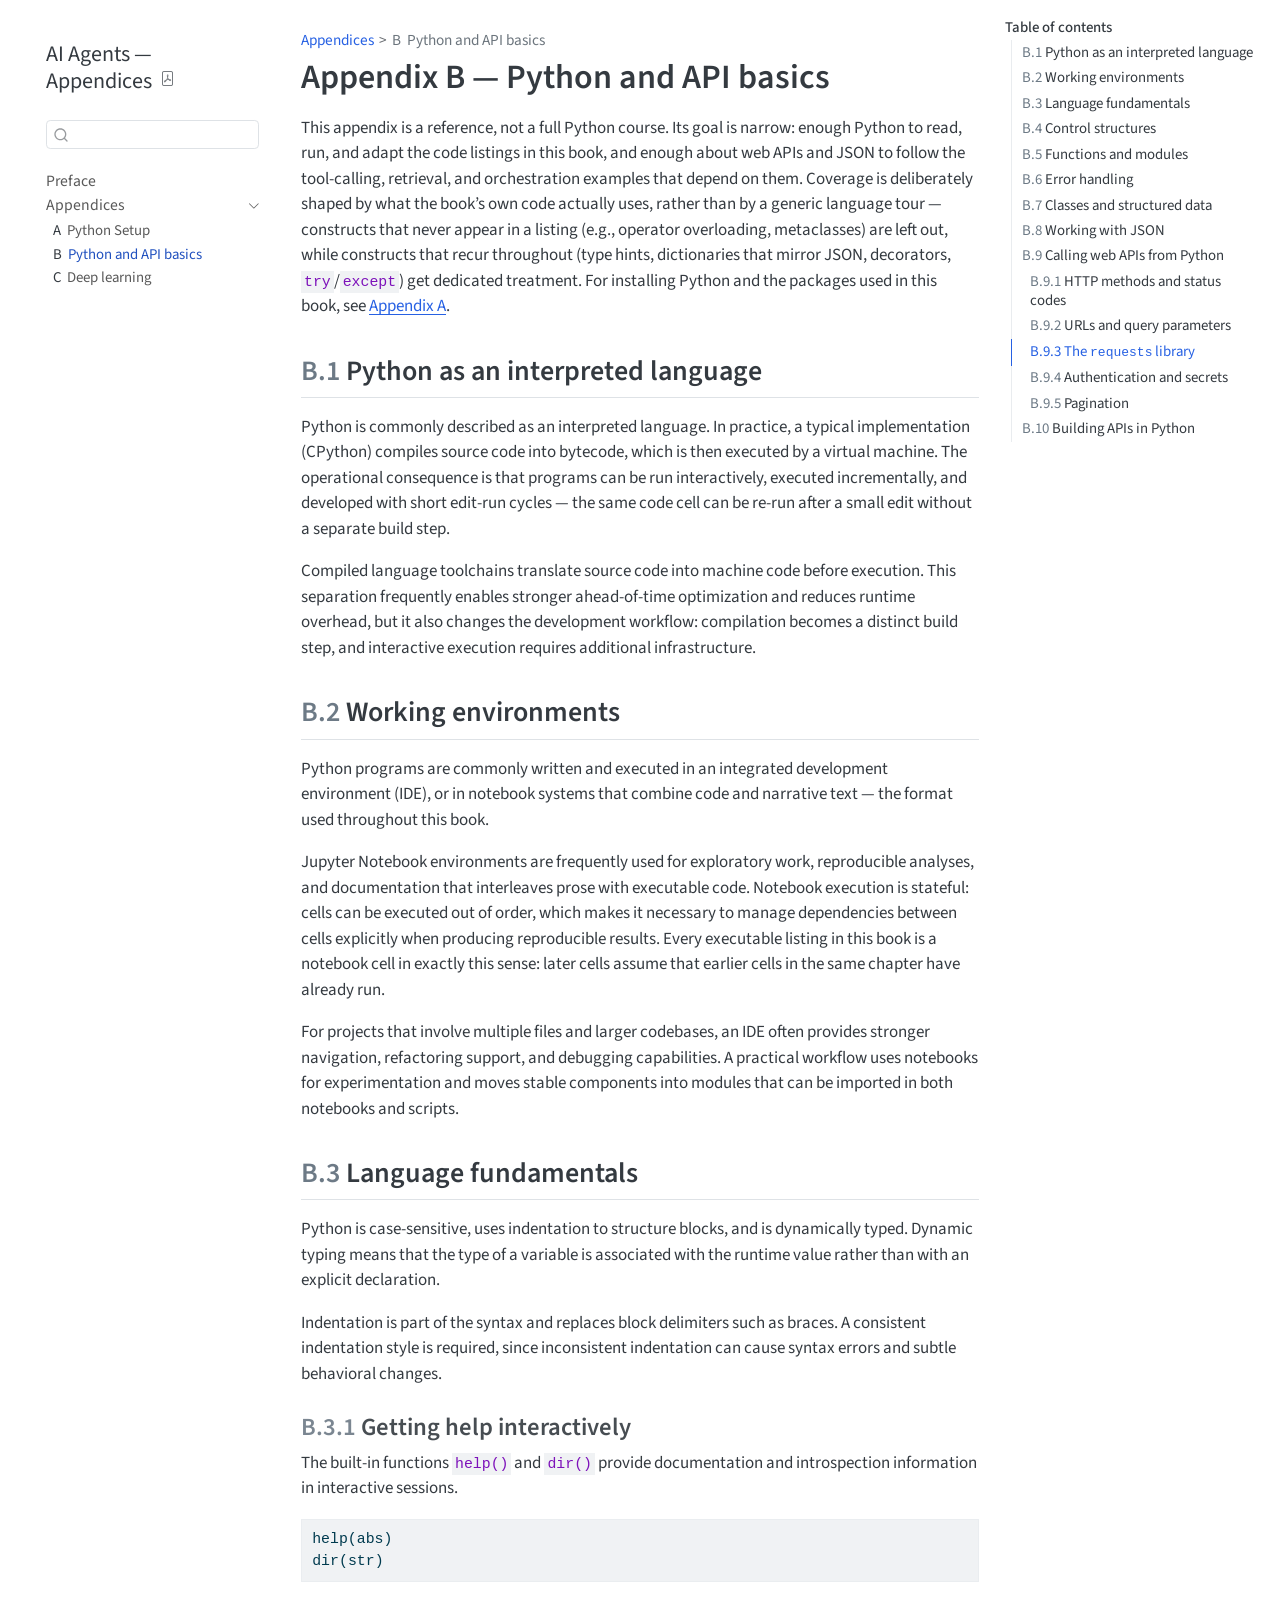
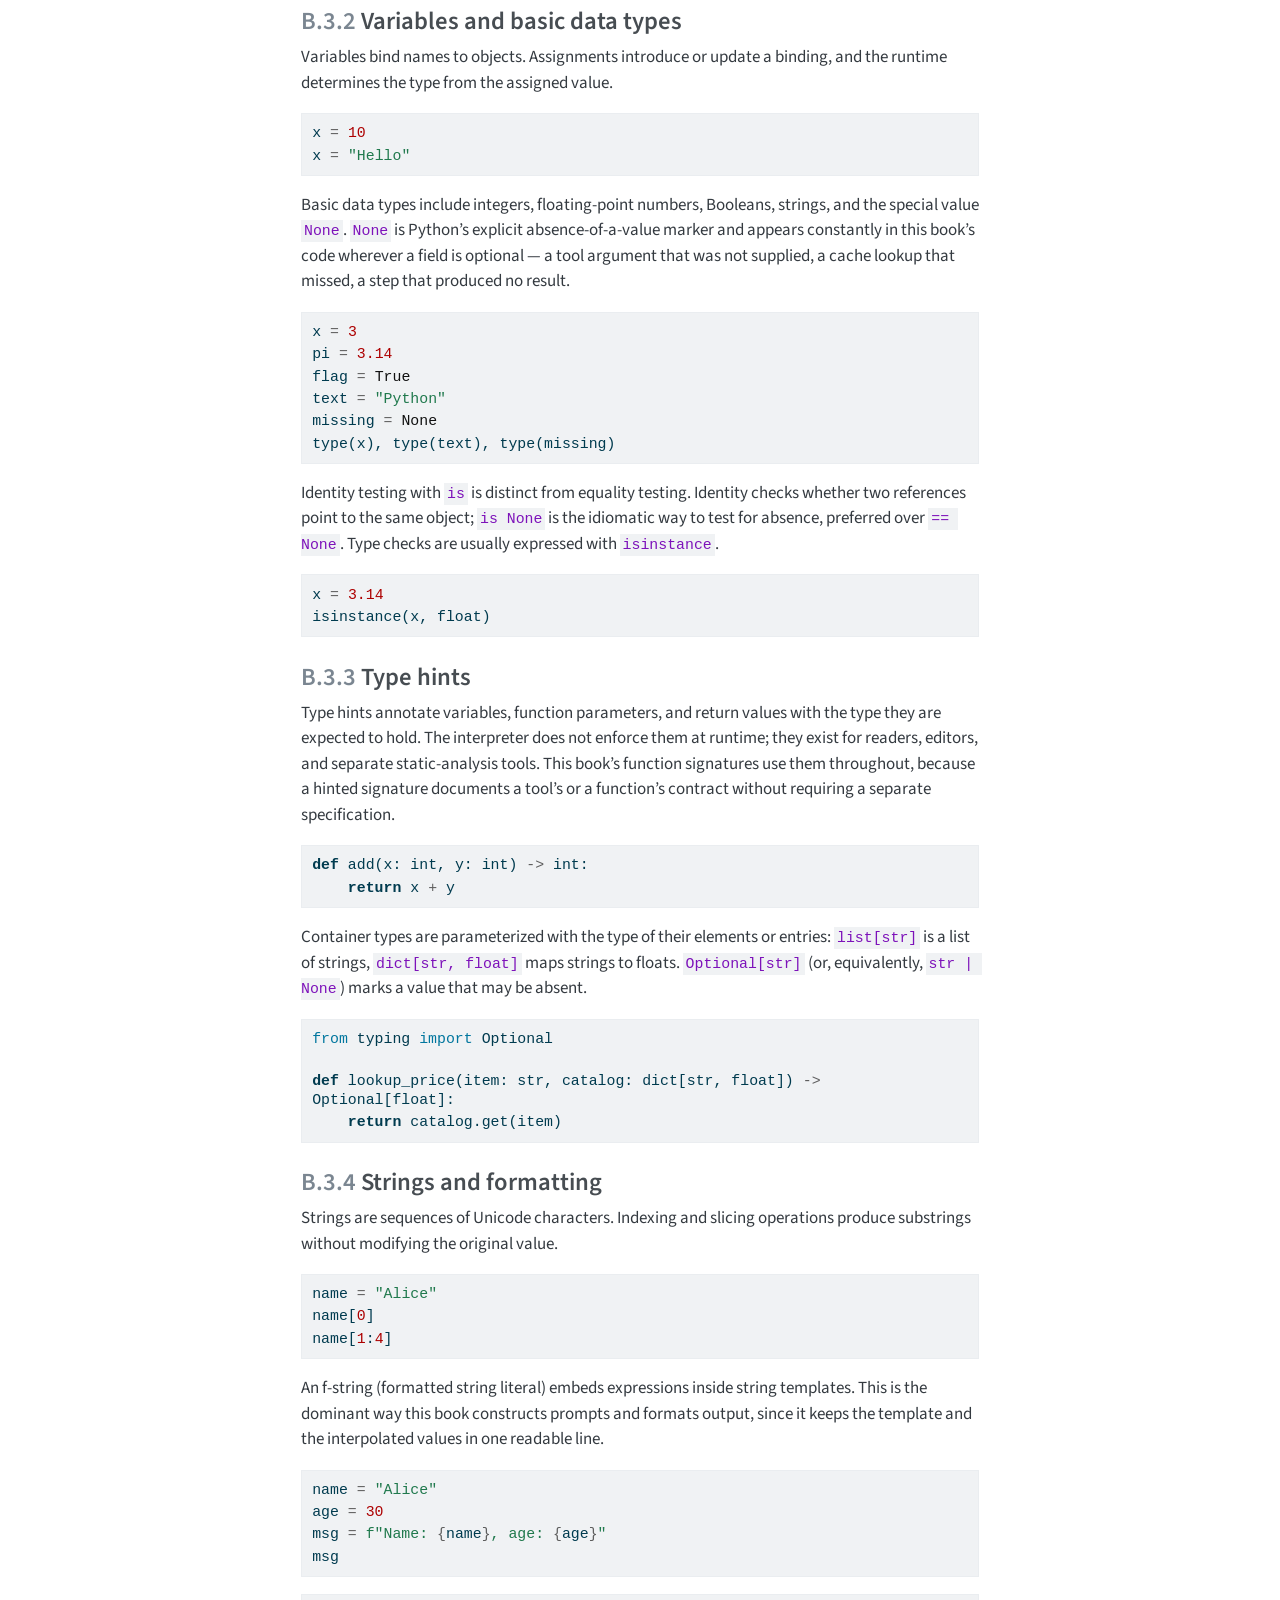
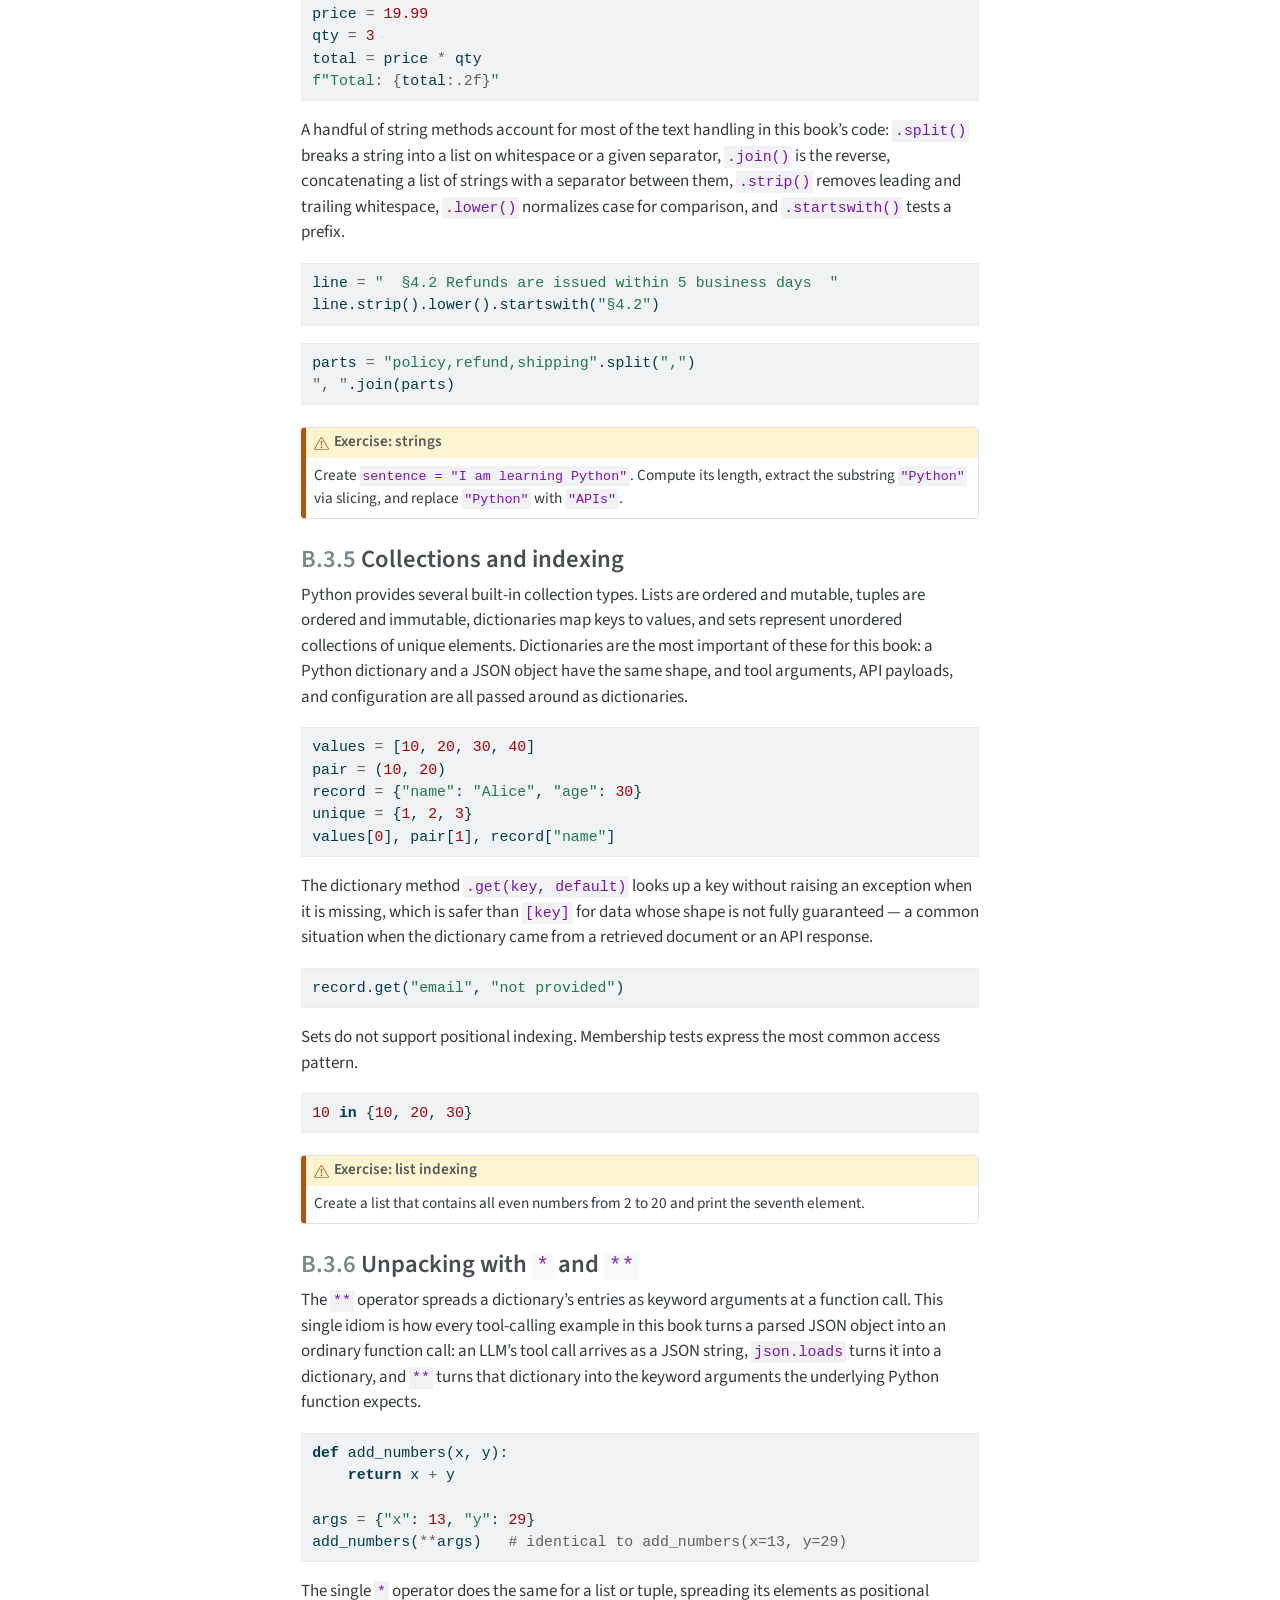
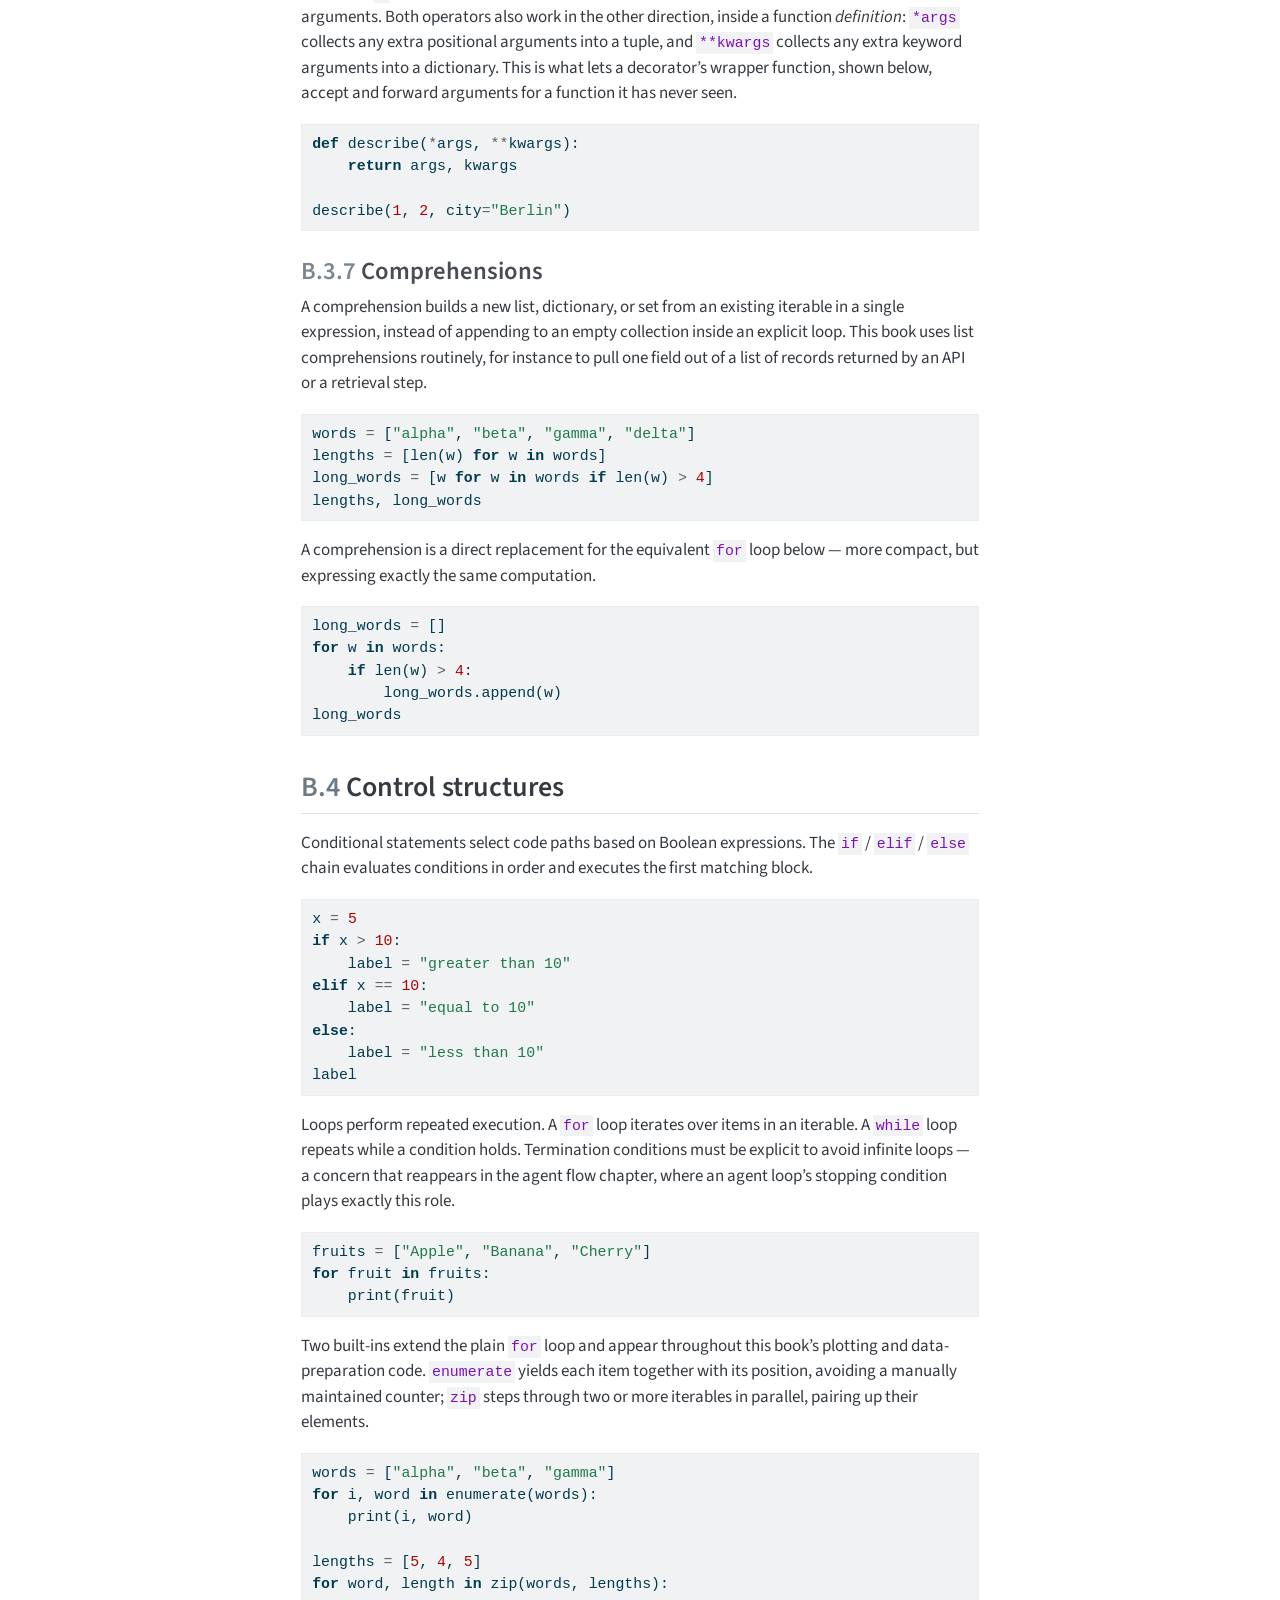
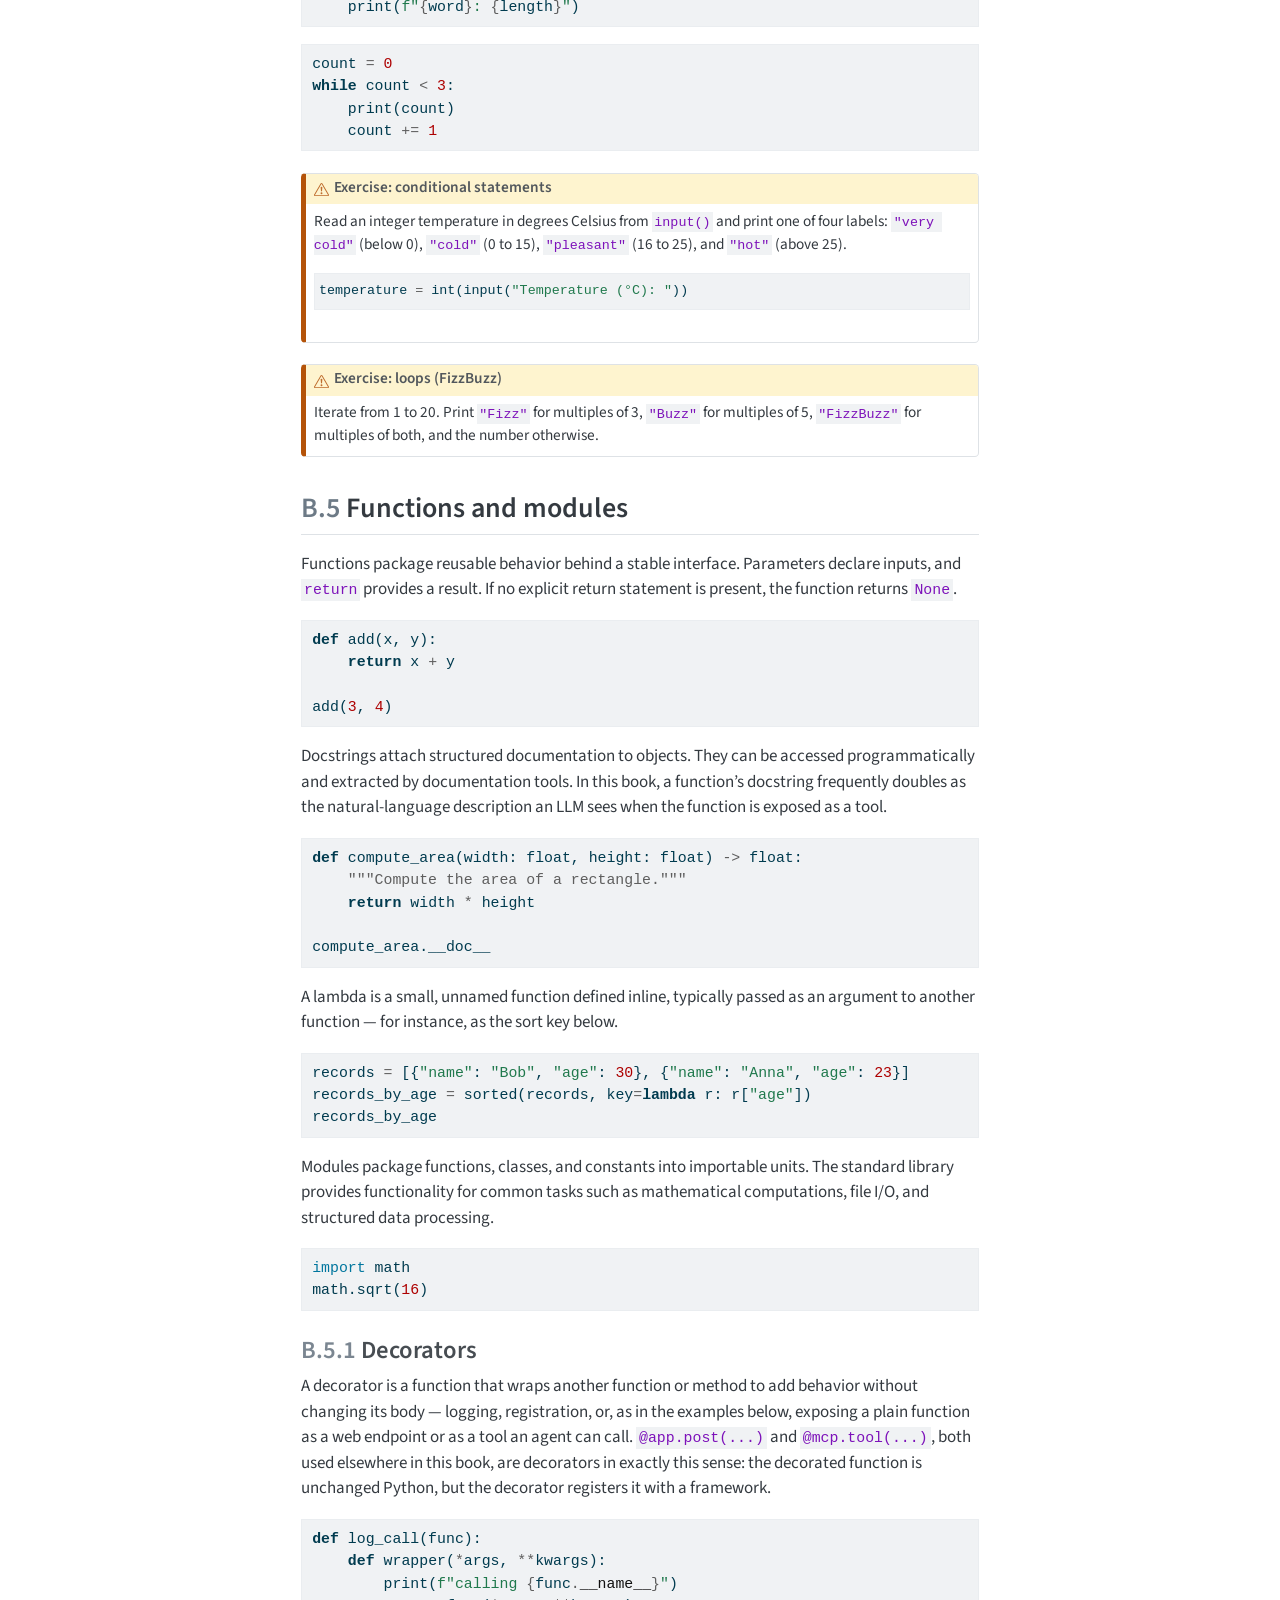
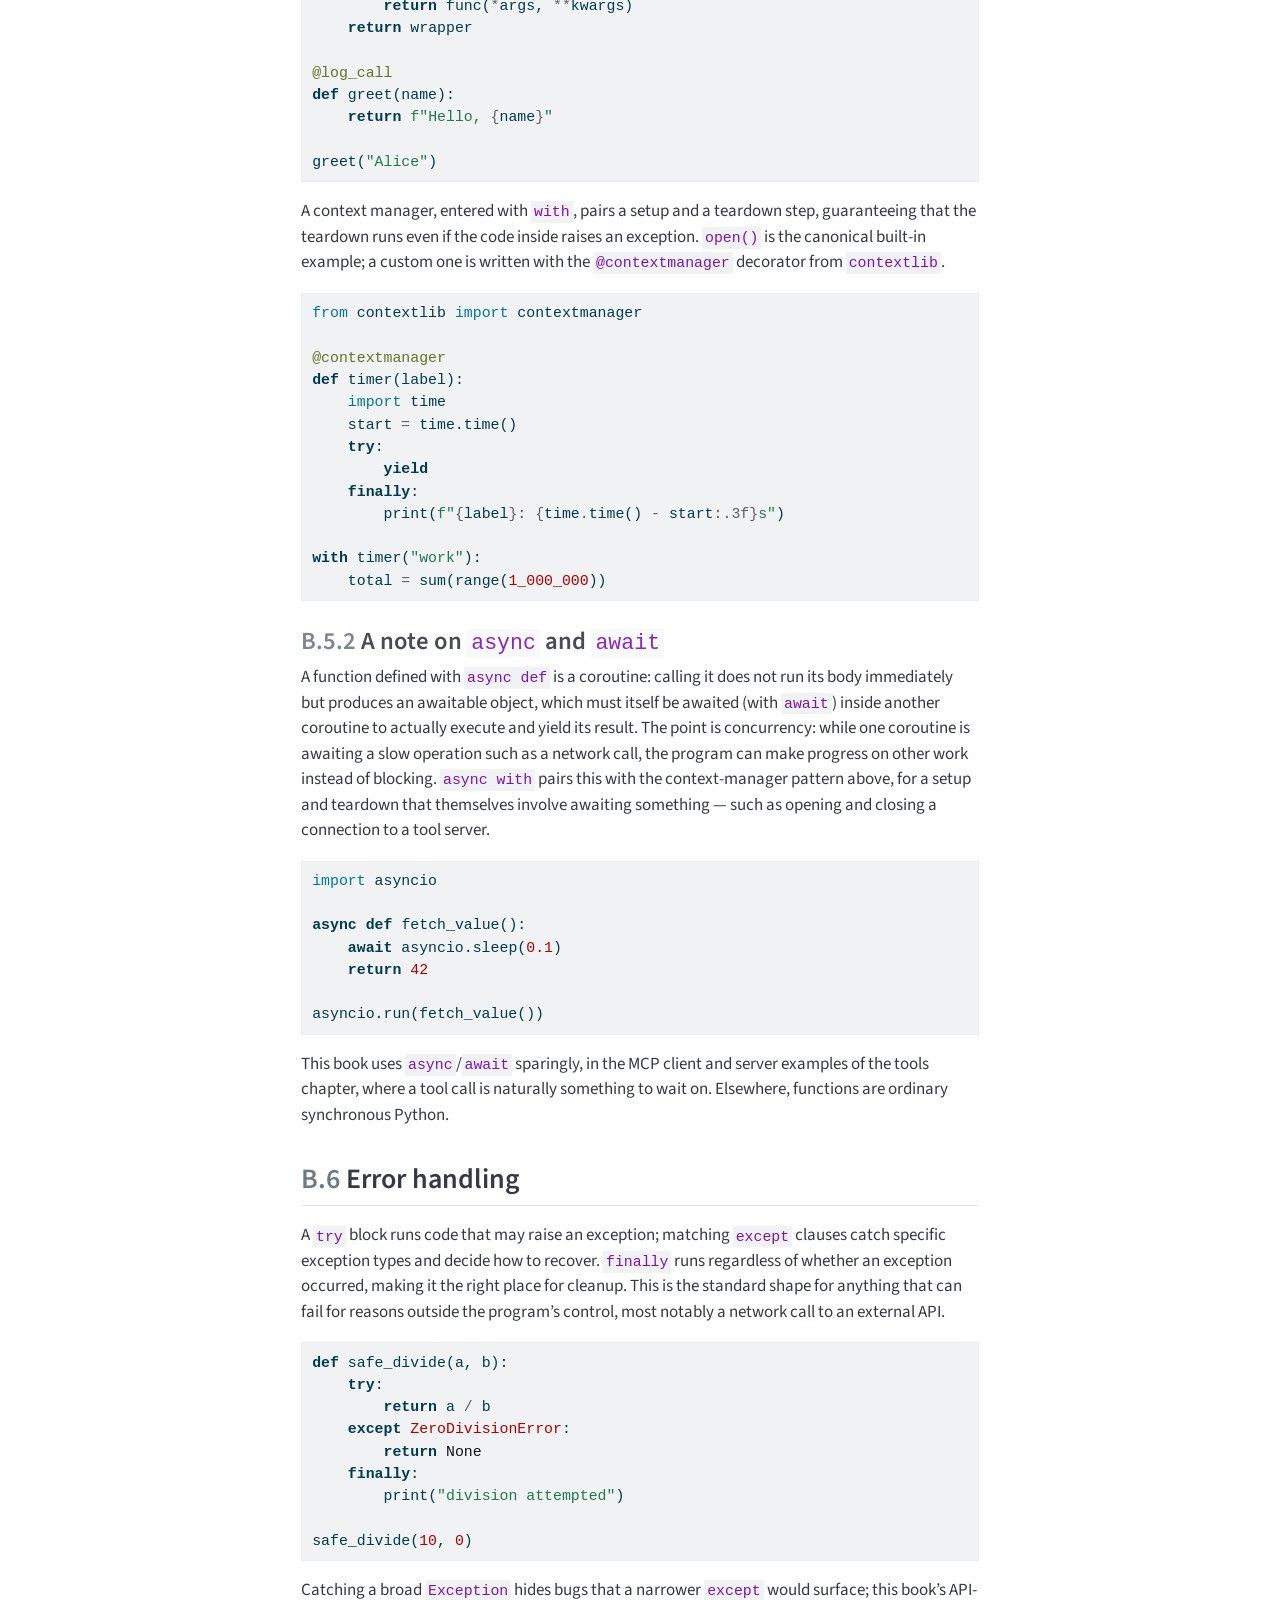
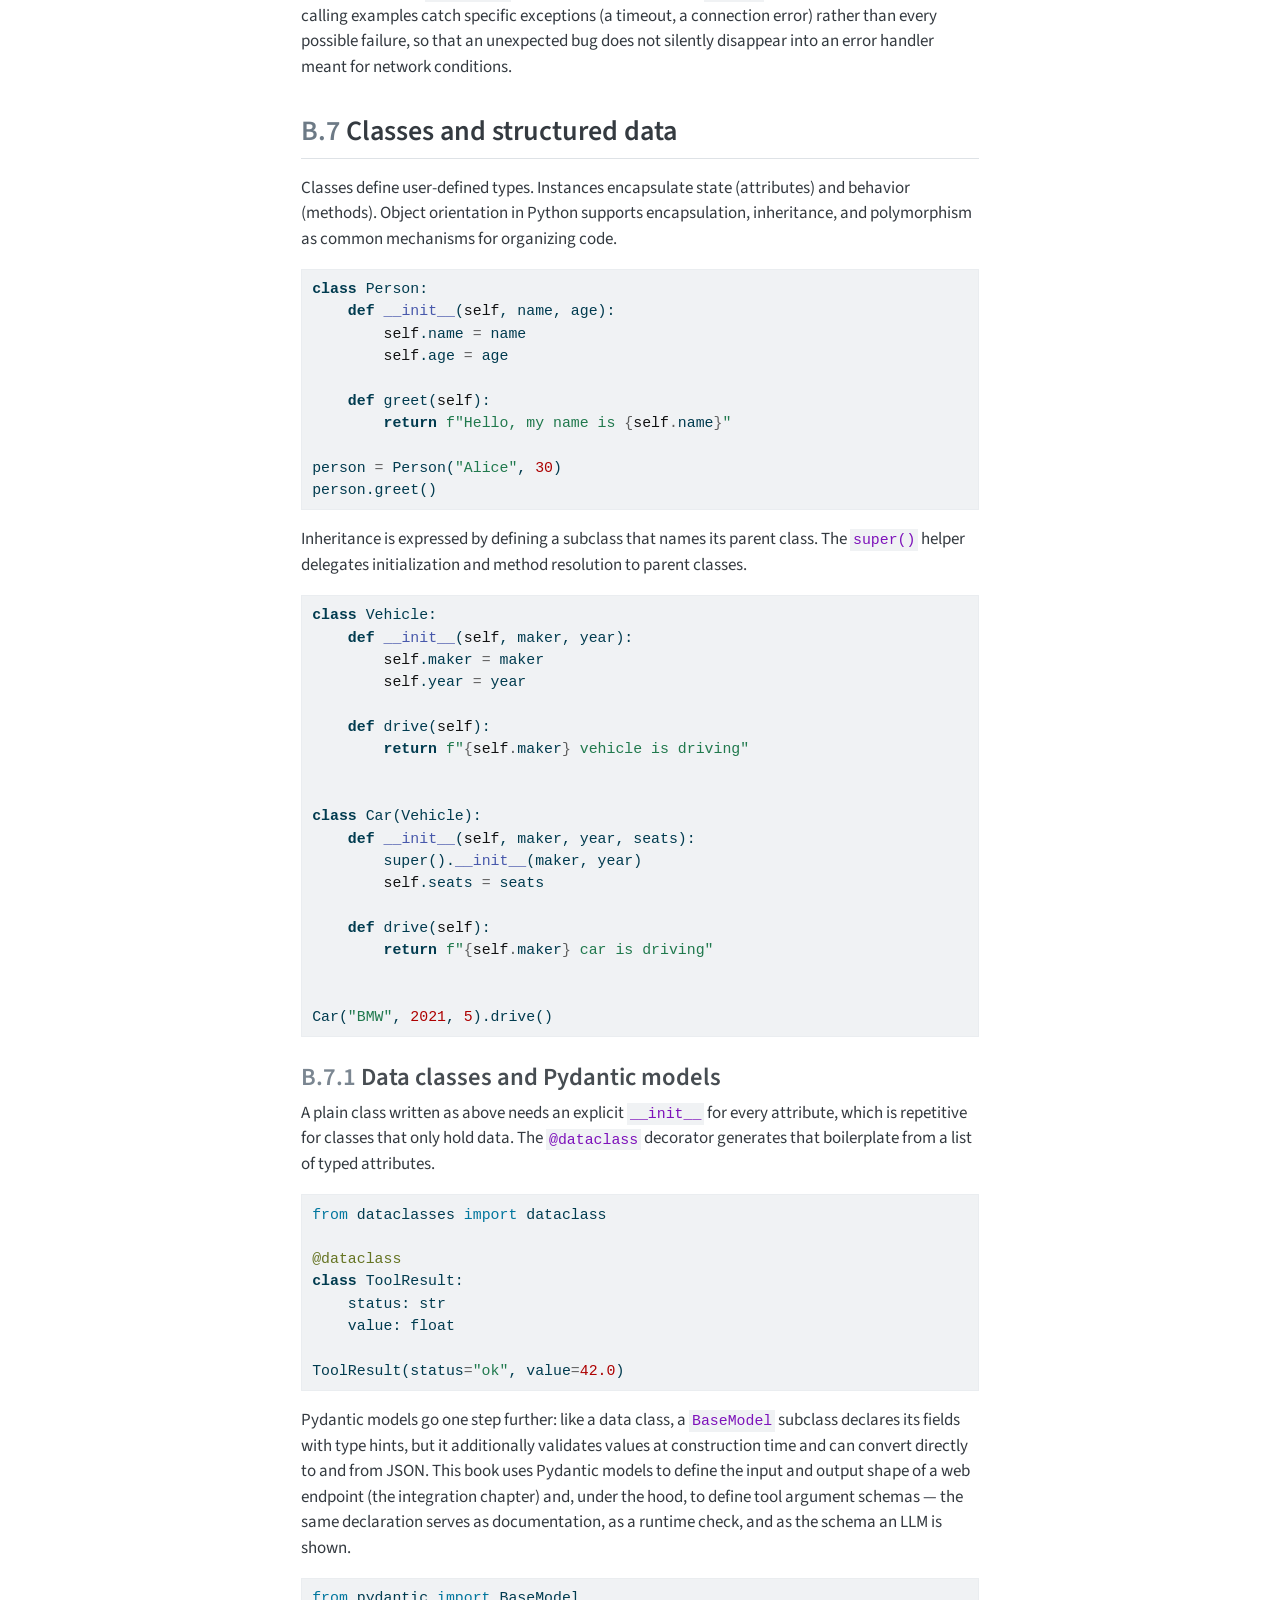
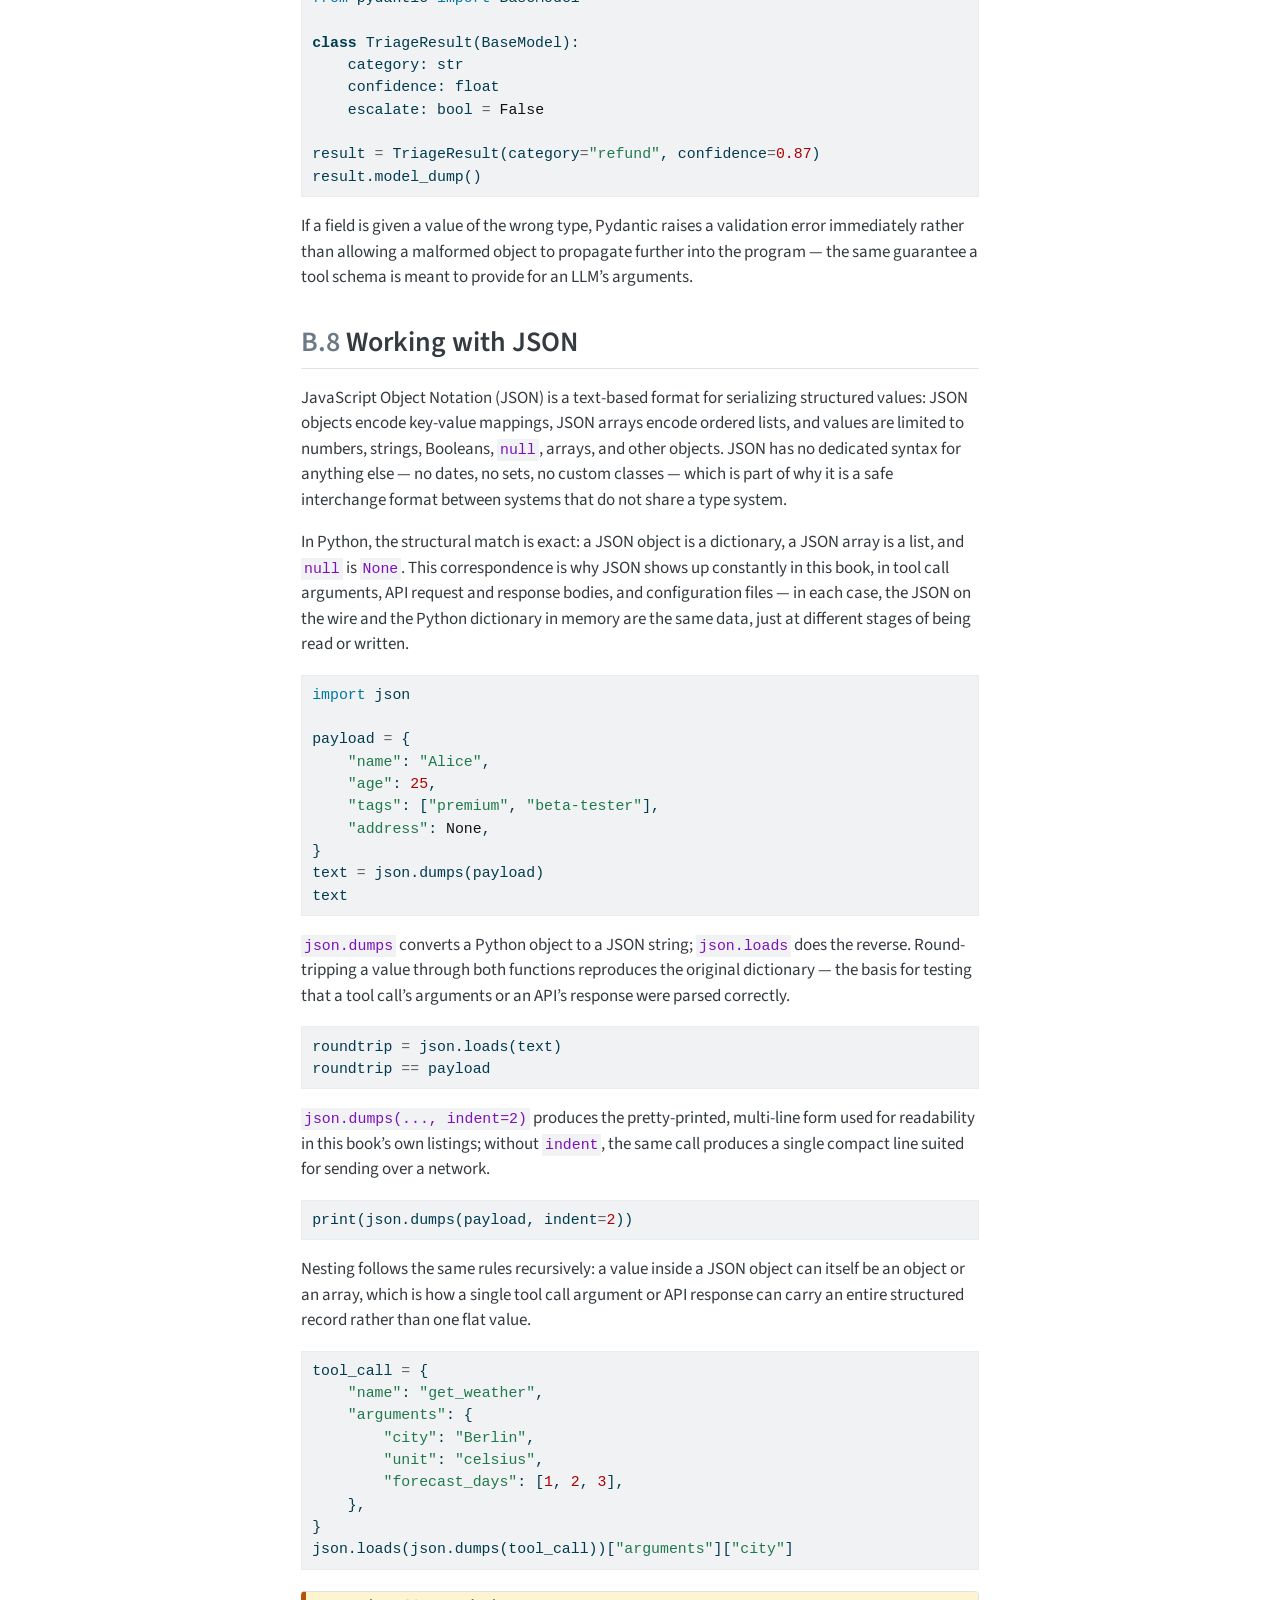
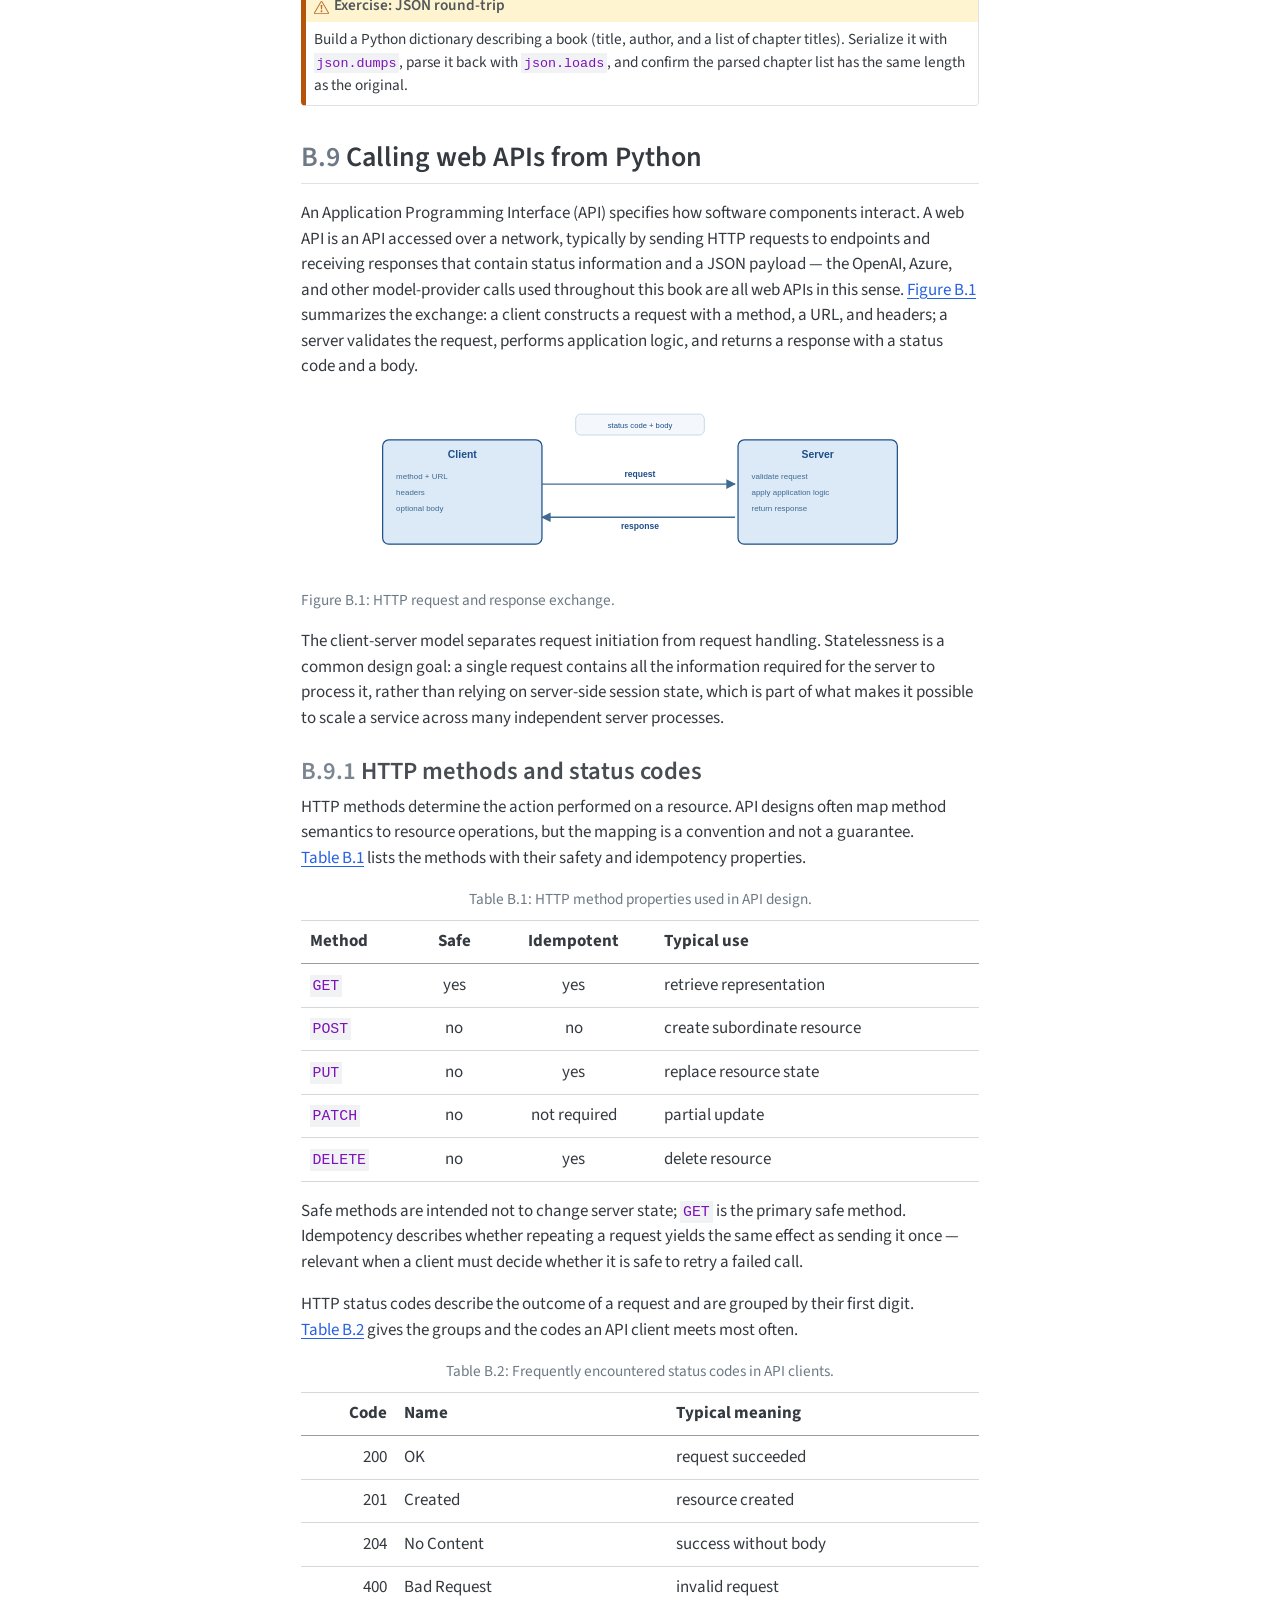
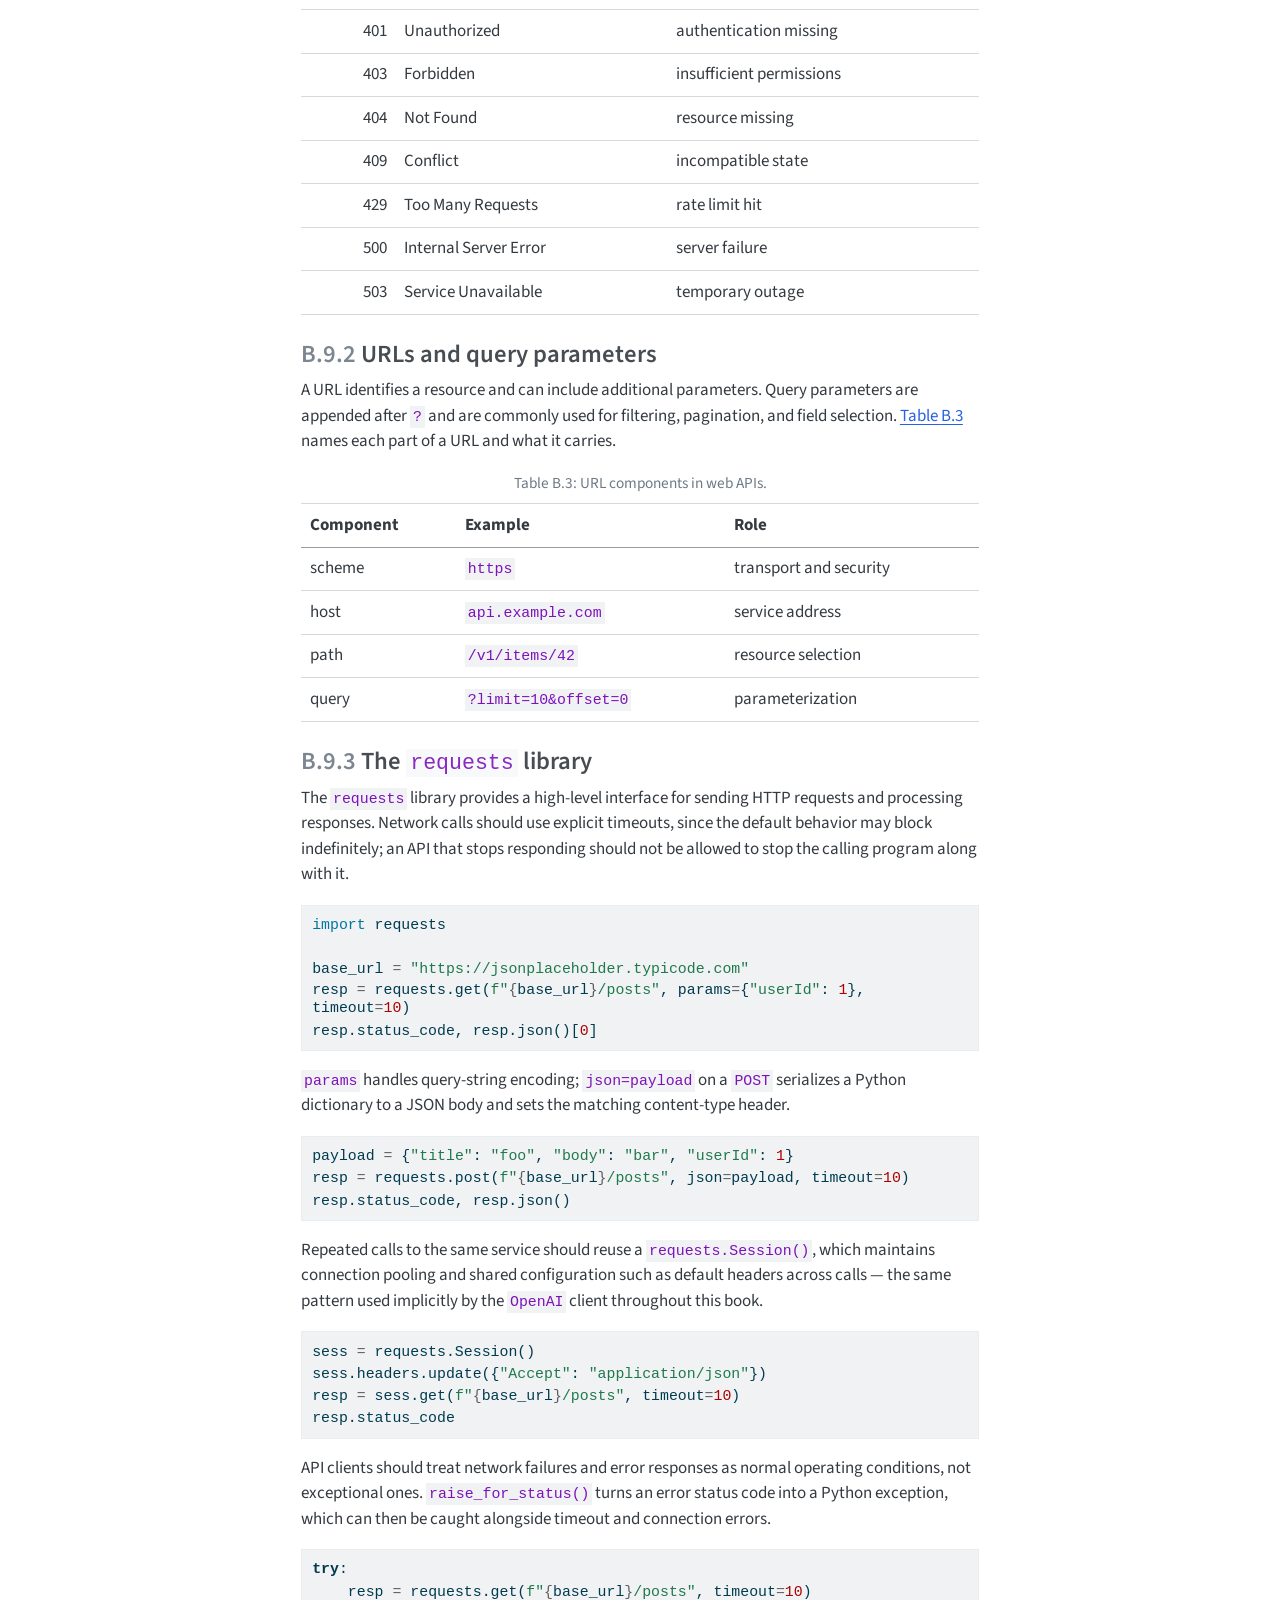
<file: appendices/b-python.html>
<!DOCTYPE html>
<html xmlns="http://www.w3.org/1999/xhtml" lang="en" xml:lang="en"><head>

<meta charset="utf-8">
<meta name="generator" content="quarto-1.8.24">

<meta name="viewport" content="width=device-width, initial-scale=1.0, user-scalable=yes">


<title>Appendix B — Python and API basics – AI Agents — Appendices</title>
<style>
code{white-space: pre-wrap;}
span.smallcaps{font-variant: small-caps;}
div.columns{display: flex; gap: min(4vw, 1.5em);}
div.column{flex: auto; overflow-x: auto;}
div.hanging-indent{margin-left: 1.5em; text-indent: -1.5em;}
ul.task-list{list-style: none;}
ul.task-list li input[type="checkbox"] {
  width: 0.8em;
  margin: 0 0.8em 0.2em -1em; /* quarto-specific, see https://github.com/quarto-dev/quarto-cli/issues/4556 */ 
  vertical-align: middle;
}
/* CSS for syntax highlighting */
html { -webkit-text-size-adjust: 100%; }
pre > code.sourceCode { white-space: pre; position: relative; }
pre > code.sourceCode > span { display: inline-block; line-height: 1.25; }
pre > code.sourceCode > span:empty { height: 1.2em; }
.sourceCode { overflow: visible; }
code.sourceCode > span { color: inherit; text-decoration: inherit; }
div.sourceCode { margin: 1em 0; }
pre.sourceCode { margin: 0; }
@media screen {
div.sourceCode { overflow: auto; }
}
@media print {
pre > code.sourceCode { white-space: pre-wrap; }
pre > code.sourceCode > span { text-indent: -5em; padding-left: 5em; }
}
pre.numberSource code
  { counter-reset: source-line 0; }
pre.numberSource code > span
  { position: relative; left: -4em; counter-increment: source-line; }
pre.numberSource code > span > a:first-child::before
  { content: counter(source-line);
    position: relative; left: -1em; text-align: right; vertical-align: baseline;
    border: none; display: inline-block;
    -webkit-touch-callout: none; -webkit-user-select: none;
    -khtml-user-select: none; -moz-user-select: none;
    -ms-user-select: none; user-select: none;
    padding: 0 4px; width: 4em;
  }
pre.numberSource { margin-left: 3em;  padding-left: 4px; }
div.sourceCode
  {   }
@media screen {
pre > code.sourceCode > span > a:first-child::before { text-decoration: underline; }
}
</style>


<script src="../site_libs/quarto-nav/quarto-nav.js"></script>
<script src="../site_libs/quarto-nav/headroom.min.js"></script>
<script src="../site_libs/clipboard/clipboard.min.js"></script>
<script src="../site_libs/quarto-search/autocomplete.umd.js"></script>
<script src="../site_libs/quarto-search/fuse.min.js"></script>
<script src="../site_libs/quarto-search/quarto-search.js"></script>
<meta name="quarto:offset" content="../">
<link href="../appendices/c-deeplearning.html" rel="next">
<link href="../appendices/a-setup.html" rel="prev">
<script src="../site_libs/quarto-html/quarto.js" type="module"></script>
<script src="../site_libs/quarto-html/tabsets/tabsets.js" type="module"></script>
<script src="../site_libs/quarto-html/axe/axe-check.js" type="module"></script>
<script src="../site_libs/quarto-html/popper.min.js"></script>
<script src="../site_libs/quarto-html/tippy.umd.min.js"></script>
<script src="../site_libs/quarto-html/anchor.min.js"></script>
<link href="../site_libs/quarto-html/tippy.css" rel="stylesheet">
<link href="../site_libs/quarto-html/quarto-syntax-highlighting-dc55a5b9e770e841cd82e46aadbfb9b0.css" rel="stylesheet" id="quarto-text-highlighting-styles">
<script src="../site_libs/bootstrap/bootstrap.min.js"></script>
<link href="../site_libs/bootstrap/bootstrap-icons.css" rel="stylesheet">
<link href="../site_libs/bootstrap/bootstrap-efa4ae438396d7ce58f0c12de823036a.min.css" rel="stylesheet" append-hash="true" id="quarto-bootstrap" data-mode="light">
<script id="quarto-search-options" type="application/json">{
  "location": "sidebar",
  "copy-button": false,
  "collapse-after": 3,
  "panel-placement": "start",
  "type": "textbox",
  "limit": 50,
  "keyboard-shortcut": [
    "f",
    "/",
    "s"
  ],
  "show-item-context": false,
  "language": {
    "search-no-results-text": "No results",
    "search-matching-documents-text": "matching documents",
    "search-copy-link-title": "Copy link to search",
    "search-hide-matches-text": "Hide additional matches",
    "search-more-match-text": "more match in this document",
    "search-more-matches-text": "more matches in this document",
    "search-clear-button-title": "Clear",
    "search-text-placeholder": "",
    "search-detached-cancel-button-title": "Cancel",
    "search-submit-button-title": "Submit",
    "search-label": "Search"
  }
}</script>


</head>

<body class="nav-sidebar floating quarto-light">

<div id="quarto-search-results"></div>
  <header id="quarto-header" class="headroom fixed-top">
  <nav class="quarto-secondary-nav">
    <div class="container-fluid d-flex">
      <button type="button" class="quarto-btn-toggle btn" data-bs-toggle="collapse" role="button" data-bs-target=".quarto-sidebar-collapse-item" aria-controls="quarto-sidebar" aria-expanded="false" aria-label="Toggle sidebar navigation" onclick="if (window.quartoToggleHeadroom) { window.quartoToggleHeadroom(); }">
        <i class="bi bi-layout-text-sidebar-reverse"></i>
      </button>
        <nav class="quarto-page-breadcrumbs" aria-label="breadcrumb"><ol class="breadcrumb"><li class="breadcrumb-item"><a href="../appendices/a-setup.html">Appendices</a></li><li class="breadcrumb-item"><a href="../appendices/b-python.html"><span class="chapter-number">B</span>&nbsp; <span class="chapter-title">Python and API basics</span></a></li></ol></nav>
        <a class="flex-grow-1" role="navigation" data-bs-toggle="collapse" data-bs-target=".quarto-sidebar-collapse-item" aria-controls="quarto-sidebar" aria-expanded="false" aria-label="Toggle sidebar navigation" onclick="if (window.quartoToggleHeadroom) { window.quartoToggleHeadroom(); }">      
        </a>
      <button type="button" class="btn quarto-search-button" aria-label="Search" onclick="window.quartoOpenSearch();">
        <i class="bi bi-search"></i>
      </button>
    </div>
  </nav>
</header>
<!-- content -->
<div id="quarto-content" class="quarto-container page-columns page-rows-contents page-layout-article">
<!-- sidebar -->
  <nav id="quarto-sidebar" class="sidebar collapse collapse-horizontal quarto-sidebar-collapse-item sidebar-navigation floating overflow-auto">
    <div class="pt-lg-2 mt-2 text-left sidebar-header sidebar-header-stacked">
      <a href="../index.html" class="sidebar-logo-link">
      </a>
    <div class="sidebar-title mb-0 py-0">
      <a href="../">AI Agents — Appendices</a> 
        <div class="sidebar-tools-main">
    <a href="../appendices.pdf" title="Download PDF" class="quarto-navigation-tool px-1" aria-label="Download PDF"><i class="bi bi-file-pdf"></i></a>
</div>
    </div>
      </div>
        <div class="mt-2 flex-shrink-0 align-items-center">
        <div class="sidebar-search">
        <div id="quarto-search" class="" title="Search"></div>
        </div>
        </div>
    <div class="sidebar-menu-container"> 
    <ul class="list-unstyled mt-1">
        <li class="sidebar-item">
  <div class="sidebar-item-container"> 
  <a href="../index.html" class="sidebar-item-text sidebar-link">
 <span class="menu-text">Preface</span></a>
  </div>
</li>
        <li class="sidebar-item sidebar-item-section">
      <div class="sidebar-item-container"> 
            <a class="sidebar-item-text sidebar-link text-start" data-bs-toggle="collapse" data-bs-target="#quarto-sidebar-section-1" role="navigation" aria-expanded="true">
 <span class="menu-text">Appendices</span></a>
          <a class="sidebar-item-toggle text-start" data-bs-toggle="collapse" data-bs-target="#quarto-sidebar-section-1" role="navigation" aria-expanded="true" aria-label="Toggle section">
            <i class="bi bi-chevron-right ms-2"></i>
          </a> 
      </div>
      <ul id="quarto-sidebar-section-1" class="collapse list-unstyled sidebar-section depth1 show">  
          <li class="sidebar-item">
  <div class="sidebar-item-container"> 
  <a href="../appendices/a-setup.html" class="sidebar-item-text sidebar-link">
 <span class="menu-text"><span class="chapter-number">A</span>&nbsp; <span class="chapter-title">Python Setup</span></span></a>
  </div>
</li>
          <li class="sidebar-item">
  <div class="sidebar-item-container"> 
  <a href="../appendices/b-python.html" class="sidebar-item-text sidebar-link active">
 <span class="menu-text"><span class="chapter-number">B</span>&nbsp; <span class="chapter-title">Python and API basics</span></span></a>
  </div>
</li>
          <li class="sidebar-item">
  <div class="sidebar-item-container"> 
  <a href="../appendices/c-deeplearning.html" class="sidebar-item-text sidebar-link">
 <span class="menu-text"><span class="chapter-number">C</span>&nbsp; <span class="chapter-title">Deep learning</span></span></a>
  </div>
</li>
      </ul>
  </li>
    </ul>
    </div>
</nav>
<div id="quarto-sidebar-glass" class="quarto-sidebar-collapse-item" data-bs-toggle="collapse" data-bs-target=".quarto-sidebar-collapse-item"></div>
<!-- margin-sidebar -->
    <div id="quarto-margin-sidebar" class="sidebar margin-sidebar">
        <nav id="TOC" role="doc-toc" class="toc-active">
    <h2 id="toc-title">Table of contents</h2>
   
  <ul>
  <li><a href="#python-as-an-interpreted-language" id="toc-python-as-an-interpreted-language" class="nav-link active" data-scroll-target="#python-as-an-interpreted-language"><span class="header-section-number">B.1</span> Python as an interpreted language</a></li>
  <li><a href="#working-environments" id="toc-working-environments" class="nav-link" data-scroll-target="#working-environments"><span class="header-section-number">B.2</span> Working environments</a></li>
  <li><a href="#language-fundamentals" id="toc-language-fundamentals" class="nav-link" data-scroll-target="#language-fundamentals"><span class="header-section-number">B.3</span> Language fundamentals</a>
  <ul class="collapse">
  <li><a href="#getting-help-interactively" id="toc-getting-help-interactively" class="nav-link" data-scroll-target="#getting-help-interactively"><span class="header-section-number">B.3.1</span> Getting help interactively</a></li>
  <li><a href="#variables-and-basic-data-types" id="toc-variables-and-basic-data-types" class="nav-link" data-scroll-target="#variables-and-basic-data-types"><span class="header-section-number">B.3.2</span> Variables and basic data types</a></li>
  <li><a href="#type-hints" id="toc-type-hints" class="nav-link" data-scroll-target="#type-hints"><span class="header-section-number">B.3.3</span> Type hints</a></li>
  <li><a href="#strings-and-formatting" id="toc-strings-and-formatting" class="nav-link" data-scroll-target="#strings-and-formatting"><span class="header-section-number">B.3.4</span> Strings and formatting</a></li>
  <li><a href="#collections-and-indexing" id="toc-collections-and-indexing" class="nav-link" data-scroll-target="#collections-and-indexing"><span class="header-section-number">B.3.5</span> Collections and indexing</a></li>
  <li><a href="#unpacking-with-and" id="toc-unpacking-with-and" class="nav-link" data-scroll-target="#unpacking-with-and"><span class="header-section-number">B.3.6</span> Unpacking with <code>*</code> and <code>**</code></a></li>
  <li><a href="#comprehensions" id="toc-comprehensions" class="nav-link" data-scroll-target="#comprehensions"><span class="header-section-number">B.3.7</span> Comprehensions</a></li>
  </ul></li>
  <li><a href="#control-structures" id="toc-control-structures" class="nav-link" data-scroll-target="#control-structures"><span class="header-section-number">B.4</span> Control structures</a></li>
  <li><a href="#functions-and-modules" id="toc-functions-and-modules" class="nav-link" data-scroll-target="#functions-and-modules"><span class="header-section-number">B.5</span> Functions and modules</a>
  <ul class="collapse">
  <li><a href="#decorators" id="toc-decorators" class="nav-link" data-scroll-target="#decorators"><span class="header-section-number">B.5.1</span> Decorators</a></li>
  <li><a href="#a-note-on-async-and-await" id="toc-a-note-on-async-and-await" class="nav-link" data-scroll-target="#a-note-on-async-and-await"><span class="header-section-number">B.5.2</span> A note on <code>async</code> and <code>await</code></a></li>
  </ul></li>
  <li><a href="#error-handling" id="toc-error-handling" class="nav-link" data-scroll-target="#error-handling"><span class="header-section-number">B.6</span> Error handling</a></li>
  <li><a href="#classes-and-structured-data" id="toc-classes-and-structured-data" class="nav-link" data-scroll-target="#classes-and-structured-data"><span class="header-section-number">B.7</span> Classes and structured data</a>
  <ul class="collapse">
  <li><a href="#data-classes-and-pydantic-models" id="toc-data-classes-and-pydantic-models" class="nav-link" data-scroll-target="#data-classes-and-pydantic-models"><span class="header-section-number">B.7.1</span> Data classes and Pydantic models</a></li>
  </ul></li>
  <li><a href="#working-with-json" id="toc-working-with-json" class="nav-link" data-scroll-target="#working-with-json"><span class="header-section-number">B.8</span> Working with JSON</a></li>
  <li><a href="#calling-web-apis-from-python" id="toc-calling-web-apis-from-python" class="nav-link" data-scroll-target="#calling-web-apis-from-python"><span class="header-section-number">B.9</span> Calling web APIs from Python</a>
  <ul class="collapse">
  <li><a href="#http-methods-and-status-codes" id="toc-http-methods-and-status-codes" class="nav-link" data-scroll-target="#http-methods-and-status-codes"><span class="header-section-number">B.9.1</span> HTTP methods and status codes</a></li>
  <li><a href="#urls-and-query-parameters" id="toc-urls-and-query-parameters" class="nav-link" data-scroll-target="#urls-and-query-parameters"><span class="header-section-number">B.9.2</span> URLs and query parameters</a></li>
  <li><a href="#the-requests-library" id="toc-the-requests-library" class="nav-link" data-scroll-target="#the-requests-library"><span class="header-section-number">B.9.3</span> The <code>requests</code> library</a></li>
  <li><a href="#authentication-and-secrets" id="toc-authentication-and-secrets" class="nav-link" data-scroll-target="#authentication-and-secrets"><span class="header-section-number">B.9.4</span> Authentication and secrets</a></li>
  <li><a href="#pagination" id="toc-pagination" class="nav-link" data-scroll-target="#pagination"><span class="header-section-number">B.9.5</span> Pagination</a></li>
  </ul></li>
  <li><a href="#building-apis-in-python" id="toc-building-apis-in-python" class="nav-link" data-scroll-target="#building-apis-in-python"><span class="header-section-number">B.10</span> Building APIs in Python</a></li>
  </ul>
</nav>
    </div>
<!-- main -->
<main class="content" id="quarto-document-content">

<header id="title-block-header" class="quarto-title-block default"><nav class="quarto-page-breadcrumbs quarto-title-breadcrumbs d-none d-lg-block" aria-label="breadcrumb"><ol class="breadcrumb"><li class="breadcrumb-item"><a href="../appendices/a-setup.html">Appendices</a></li><li class="breadcrumb-item"><a href="../appendices/b-python.html"><span class="chapter-number">B</span>&nbsp; <span class="chapter-title">Python and API basics</span></a></li></ol></nav>
<div class="quarto-title">
<h1 class="title">Appendix B — Python and API basics</h1>
</div>



<div class="quarto-title-meta">

    
  
    
  </div>
  


</header>


<p>This appendix is a reference, not a full Python course. Its goal is narrow: enough Python to read, run, and adapt the code listings in this book, and enough about web APIs and JSON to follow the tool-calling, retrieval, and orchestration examples that depend on them. Coverage is deliberately shaped by what the book’s own code actually uses, rather than by a generic language tour — constructs that never appear in a listing (e.g., operator overloading, metaclasses) are left out, while constructs that recur throughout (type hints, dictionaries that mirror JSON, decorators, <code>try</code>/<code>except</code>) get dedicated treatment. For installing Python and the packages used in this book, see <a href="a-setup.html" class="quarto-xref"><span>Appendix A</span></a>.</p>
<section id="python-as-an-interpreted-language" class="level2" data-number="B.1">
<h2 data-number="B.1" class="anchored" data-anchor-id="python-as-an-interpreted-language"><span class="header-section-number">B.1</span> Python as an interpreted language</h2>
<p>Python is commonly described as an interpreted language. In practice, a typical implementation (CPython) compiles source code into bytecode, which is then executed by a virtual machine. The operational consequence is that programs can be run interactively, executed incrementally, and developed with short edit-run cycles — the same code cell can be re-run after a small edit without a separate build step.</p>
<p>Compiled language toolchains translate source code into machine code before execution. This separation frequently enables stronger ahead-of-time optimization and reduces runtime overhead, but it also changes the development workflow: compilation becomes a distinct build step, and interactive execution requires additional infrastructure.</p>
</section>
<section id="working-environments" class="level2" data-number="B.2">
<h2 data-number="B.2" class="anchored" data-anchor-id="working-environments"><span class="header-section-number">B.2</span> Working environments</h2>
<p>Python programs are commonly written and executed in an integrated development environment (IDE), or in notebook systems that combine code and narrative text — the format used throughout this book.</p>
<p>Jupyter Notebook environments are frequently used for exploratory work, reproducible analyses, and documentation that interleaves prose with executable code. Notebook execution is stateful: cells can be executed out of order, which makes it necessary to manage dependencies between cells explicitly when producing reproducible results. Every executable listing in this book is a notebook cell in exactly this sense: later cells assume that earlier cells in the same chapter have already run.</p>
<p>For projects that involve multiple files and larger codebases, an IDE often provides stronger navigation, refactoring support, and debugging capabilities. A practical workflow uses notebooks for experimentation and moves stable components into modules that can be imported in both notebooks and scripts.</p>
</section>
<section id="language-fundamentals" class="level2" data-number="B.3">
<h2 data-number="B.3" class="anchored" data-anchor-id="language-fundamentals"><span class="header-section-number">B.3</span> Language fundamentals</h2>
<p>Python is case-sensitive, uses indentation to structure blocks, and is dynamically typed. Dynamic typing means that the type of a variable is associated with the runtime value rather than with an explicit declaration.</p>
<p>Indentation is part of the syntax and replaces block delimiters such as braces. A consistent indentation style is required, since inconsistent indentation can cause syntax errors and subtle behavioral changes.</p>
<section id="getting-help-interactively" class="level3" data-number="B.3.1">
<h3 data-number="B.3.1" class="anchored" data-anchor-id="getting-help-interactively"><span class="header-section-number">B.3.1</span> Getting help interactively</h3>
<p>The built-in functions <code>help()</code> and <code>dir()</code> provide documentation and introspection information in interactive sessions.</p>
<div id="5b1d14ad" class="cell" data-execution_count="1">
<div class="code-copy-outer-scaffold"><div class="sourceCode cell-code" id="cb1"><pre class="sourceCode python code-with-copy"><code class="sourceCode python"><span id="cb1-1"><a href="#cb1-1" aria-hidden="true" tabindex="-1"></a><span class="bu">help</span>(<span class="bu">abs</span>)</span>
<span id="cb1-2"><a href="#cb1-2" aria-hidden="true" tabindex="-1"></a><span class="bu">dir</span>(<span class="bu">str</span>)</span></code></pre></div><button title="Copy to Clipboard" class="code-copy-button"><i class="bi"></i></button></div>
</div>
</section>
<section id="variables-and-basic-data-types" class="level3" data-number="B.3.2">
<h3 data-number="B.3.2" class="anchored" data-anchor-id="variables-and-basic-data-types"><span class="header-section-number">B.3.2</span> Variables and basic data types</h3>
<p>Variables bind names to objects. Assignments introduce or update a binding, and the runtime determines the type from the assigned value.</p>
<div id="56d1235c" class="cell" data-execution_count="2">
<div class="code-copy-outer-scaffold"><div class="sourceCode cell-code" id="cb2"><pre class="sourceCode python code-with-copy"><code class="sourceCode python"><span id="cb2-1"><a href="#cb2-1" aria-hidden="true" tabindex="-1"></a>x <span class="op">=</span> <span class="dv">10</span></span>
<span id="cb2-2"><a href="#cb2-2" aria-hidden="true" tabindex="-1"></a>x <span class="op">=</span> <span class="st">"Hello"</span></span></code></pre></div><button title="Copy to Clipboard" class="code-copy-button"><i class="bi"></i></button></div>
</div>
<p>Basic data types include integers, floating-point numbers, Booleans, strings, and the special value <code>None</code>. <code>None</code> is Python’s explicit absence-of-a-value marker and appears constantly in this book’s code wherever a field is optional — a tool argument that was not supplied, a cache lookup that missed, a step that produced no result.</p>
<div id="f2db123f" class="cell" data-execution_count="3">
<div class="code-copy-outer-scaffold"><div class="sourceCode cell-code" id="cb3"><pre class="sourceCode python code-with-copy"><code class="sourceCode python"><span id="cb3-1"><a href="#cb3-1" aria-hidden="true" tabindex="-1"></a>x <span class="op">=</span> <span class="dv">3</span></span>
<span id="cb3-2"><a href="#cb3-2" aria-hidden="true" tabindex="-1"></a>pi <span class="op">=</span> <span class="fl">3.14</span></span>
<span id="cb3-3"><a href="#cb3-3" aria-hidden="true" tabindex="-1"></a>flag <span class="op">=</span> <span class="va">True</span></span>
<span id="cb3-4"><a href="#cb3-4" aria-hidden="true" tabindex="-1"></a>text <span class="op">=</span> <span class="st">"Python"</span></span>
<span id="cb3-5"><a href="#cb3-5" aria-hidden="true" tabindex="-1"></a>missing <span class="op">=</span> <span class="va">None</span></span>
<span id="cb3-6"><a href="#cb3-6" aria-hidden="true" tabindex="-1"></a><span class="bu">type</span>(x), <span class="bu">type</span>(text), <span class="bu">type</span>(missing)</span></code></pre></div><button title="Copy to Clipboard" class="code-copy-button"><i class="bi"></i></button></div>
</div>
<p>Identity testing with <code>is</code> is distinct from equality testing. Identity checks whether two references point to the same object; <code>is None</code> is the idiomatic way to test for absence, preferred over <code>== None</code>. Type checks are usually expressed with <code>isinstance</code>.</p>
<div id="0f43b77a" class="cell" data-execution_count="4">
<div class="code-copy-outer-scaffold"><div class="sourceCode cell-code" id="cb4"><pre class="sourceCode python code-with-copy"><code class="sourceCode python"><span id="cb4-1"><a href="#cb4-1" aria-hidden="true" tabindex="-1"></a>x <span class="op">=</span> <span class="fl">3.14</span></span>
<span id="cb4-2"><a href="#cb4-2" aria-hidden="true" tabindex="-1"></a><span class="bu">isinstance</span>(x, <span class="bu">float</span>)</span></code></pre></div><button title="Copy to Clipboard" class="code-copy-button"><i class="bi"></i></button></div>
</div>
</section>
<section id="type-hints" class="level3" data-number="B.3.3">
<h3 data-number="B.3.3" class="anchored" data-anchor-id="type-hints"><span class="header-section-number">B.3.3</span> Type hints</h3>
<p>Type hints annotate variables, function parameters, and return values with the type they are expected to hold. The interpreter does not enforce them at runtime; they exist for readers, editors, and separate static-analysis tools. This book’s function signatures use them throughout, because a hinted signature documents a tool’s or a function’s contract without requiring a separate specification.</p>
<div id="9a8fc8c9" class="cell" data-execution_count="5">
<div class="code-copy-outer-scaffold"><div class="sourceCode cell-code" id="cb5"><pre class="sourceCode python code-with-copy"><code class="sourceCode python"><span id="cb5-1"><a href="#cb5-1" aria-hidden="true" tabindex="-1"></a><span class="kw">def</span> add(x: <span class="bu">int</span>, y: <span class="bu">int</span>) <span class="op">-&gt;</span> <span class="bu">int</span>:</span>
<span id="cb5-2"><a href="#cb5-2" aria-hidden="true" tabindex="-1"></a>    <span class="cf">return</span> x <span class="op">+</span> y</span></code></pre></div><button title="Copy to Clipboard" class="code-copy-button"><i class="bi"></i></button></div>
</div>
<p>Container types are parameterized with the type of their elements or entries: <code>list[str]</code> is a list of strings, <code>dict[str, float]</code> maps strings to floats. <code>Optional[str]</code> (or, equivalently, <code>str | None</code>) marks a value that may be absent.</p>
<div id="cc7017b5" class="cell" data-execution_count="6">
<div class="code-copy-outer-scaffold"><div class="sourceCode cell-code" id="cb6"><pre class="sourceCode python code-overflow-wrap code-with-copy"><code class="sourceCode python"><span id="cb6-1"><a href="#cb6-1" aria-hidden="true" tabindex="-1"></a><span class="im">from</span> typing <span class="im">import</span> Optional</span>
<span id="cb6-2"><a href="#cb6-2" aria-hidden="true" tabindex="-1"></a></span>
<span id="cb6-3"><a href="#cb6-3" aria-hidden="true" tabindex="-1"></a><span class="kw">def</span> lookup_price(item: <span class="bu">str</span>, catalog: <span class="bu">dict</span>[<span class="bu">str</span>, <span class="bu">float</span>]) <span class="op">-&gt;</span> Optional[<span class="bu">float</span>]:</span>
<span id="cb6-4"><a href="#cb6-4" aria-hidden="true" tabindex="-1"></a>    <span class="cf">return</span> catalog.get(item)</span></code></pre></div><button title="Copy to Clipboard" class="code-copy-button"><i class="bi"></i></button></div>
</div>
</section>
<section id="strings-and-formatting" class="level3" data-number="B.3.4">
<h3 data-number="B.3.4" class="anchored" data-anchor-id="strings-and-formatting"><span class="header-section-number">B.3.4</span> Strings and formatting</h3>
<p>Strings are sequences of Unicode characters. Indexing and slicing operations produce substrings without modifying the original value.</p>
<div id="a1321225" class="cell" data-execution_count="7">
<div class="code-copy-outer-scaffold"><div class="sourceCode cell-code" id="cb7"><pre class="sourceCode python code-with-copy"><code class="sourceCode python"><span id="cb7-1"><a href="#cb7-1" aria-hidden="true" tabindex="-1"></a>name <span class="op">=</span> <span class="st">"Alice"</span></span>
<span id="cb7-2"><a href="#cb7-2" aria-hidden="true" tabindex="-1"></a>name[<span class="dv">0</span>]</span>
<span id="cb7-3"><a href="#cb7-3" aria-hidden="true" tabindex="-1"></a>name[<span class="dv">1</span>:<span class="dv">4</span>]</span></code></pre></div><button title="Copy to Clipboard" class="code-copy-button"><i class="bi"></i></button></div>
</div>
<p>An f-string (formatted string literal) embeds expressions inside string templates. This is the dominant way this book constructs prompts and formats output, since it keeps the template and the interpolated values in one readable line.</p>
<div id="fb1e20e9" class="cell" data-execution_count="8">
<div class="code-copy-outer-scaffold"><div class="sourceCode cell-code" id="cb8"><pre class="sourceCode python code-with-copy"><code class="sourceCode python"><span id="cb8-1"><a href="#cb8-1" aria-hidden="true" tabindex="-1"></a>name <span class="op">=</span> <span class="st">"Alice"</span></span>
<span id="cb8-2"><a href="#cb8-2" aria-hidden="true" tabindex="-1"></a>age <span class="op">=</span> <span class="dv">30</span></span>
<span id="cb8-3"><a href="#cb8-3" aria-hidden="true" tabindex="-1"></a>msg <span class="op">=</span> <span class="ss">f"Name: </span><span class="sc">{</span>name<span class="sc">}</span><span class="ss">, age: </span><span class="sc">{</span>age<span class="sc">}</span><span class="ss">"</span></span>
<span id="cb8-4"><a href="#cb8-4" aria-hidden="true" tabindex="-1"></a>msg</span></code></pre></div><button title="Copy to Clipboard" class="code-copy-button"><i class="bi"></i></button></div>
</div>
<div id="a2729573" class="cell" data-execution_count="9">
<div class="code-copy-outer-scaffold"><div class="sourceCode cell-code" id="cb9"><pre class="sourceCode python code-with-copy"><code class="sourceCode python"><span id="cb9-1"><a href="#cb9-1" aria-hidden="true" tabindex="-1"></a>price <span class="op">=</span> <span class="fl">19.99</span></span>
<span id="cb9-2"><a href="#cb9-2" aria-hidden="true" tabindex="-1"></a>qty <span class="op">=</span> <span class="dv">3</span></span>
<span id="cb9-3"><a href="#cb9-3" aria-hidden="true" tabindex="-1"></a>total <span class="op">=</span> price <span class="op">*</span> qty</span>
<span id="cb9-4"><a href="#cb9-4" aria-hidden="true" tabindex="-1"></a><span class="ss">f"Total: </span><span class="sc">{</span>total<span class="sc">:.2f}</span><span class="ss">"</span></span></code></pre></div><button title="Copy to Clipboard" class="code-copy-button"><i class="bi"></i></button></div>
</div>
<p>A handful of string methods account for most of the text handling in this book’s code: <code>.split()</code> breaks a string into a list on whitespace or a given separator, <code>.join()</code> is the reverse, concatenating a list of strings with a separator between them, <code>.strip()</code> removes leading and trailing whitespace, <code>.lower()</code> normalizes case for comparison, and <code>.startswith()</code> tests a prefix.</p>
<div id="45c7d26c" class="cell" data-execution_count="10">
<div class="code-copy-outer-scaffold"><div class="sourceCode cell-code" id="cb10"><pre class="sourceCode python code-with-copy"><code class="sourceCode python"><span id="cb10-1"><a href="#cb10-1" aria-hidden="true" tabindex="-1"></a>line <span class="op">=</span> <span class="st">"  §4.2 Refunds are issued within 5 business days  "</span></span>
<span id="cb10-2"><a href="#cb10-2" aria-hidden="true" tabindex="-1"></a>line.strip().lower().startswith(<span class="st">"§4.2"</span>)</span></code></pre></div><button title="Copy to Clipboard" class="code-copy-button"><i class="bi"></i></button></div>
</div>
<div id="121d8e27" class="cell" data-execution_count="11">
<div class="code-copy-outer-scaffold"><div class="sourceCode cell-code" id="cb11"><pre class="sourceCode python code-with-copy"><code class="sourceCode python"><span id="cb11-1"><a href="#cb11-1" aria-hidden="true" tabindex="-1"></a>parts <span class="op">=</span> <span class="st">"policy,refund,shipping"</span>.split(<span class="st">","</span>)</span>
<span id="cb11-2"><a href="#cb11-2" aria-hidden="true" tabindex="-1"></a><span class="co">", "</span>.join(parts)</span></code></pre></div><button title="Copy to Clipboard" class="code-copy-button"><i class="bi"></i></button></div>
</div>
<div class="callout callout-style-default callout-caution callout-titled">
<div class="callout-header d-flex align-content-center">
<div class="callout-icon-container">
<i class="callout-icon"></i>
</div>
<div class="callout-title-container flex-fill">
<span class="screen-reader-only">Caution</span>Exercise: strings
</div>
</div>
<div class="callout-body-container callout-body">
<p>Create <code>sentence = "I am learning Python"</code>. Compute its length, extract the substring <code>"Python"</code> via slicing, and replace <code>"Python"</code> with <code>"APIs"</code>.</p>
</div>
</div>
</section>
<section id="collections-and-indexing" class="level3" data-number="B.3.5">
<h3 data-number="B.3.5" class="anchored" data-anchor-id="collections-and-indexing"><span class="header-section-number">B.3.5</span> Collections and indexing</h3>
<p>Python provides several built-in collection types. Lists are ordered and mutable, tuples are ordered and immutable, dictionaries map keys to values, and sets represent unordered collections of unique elements. Dictionaries are the most important of these for this book: a Python dictionary and a JSON object have the same shape, and tool arguments, API payloads, and configuration are all passed around as dictionaries.</p>
<div id="7e49e1c2" class="cell" data-execution_count="12">
<div class="code-copy-outer-scaffold"><div class="sourceCode cell-code" id="cb12"><pre class="sourceCode python code-with-copy"><code class="sourceCode python"><span id="cb12-1"><a href="#cb12-1" aria-hidden="true" tabindex="-1"></a>values <span class="op">=</span> [<span class="dv">10</span>, <span class="dv">20</span>, <span class="dv">30</span>, <span class="dv">40</span>]</span>
<span id="cb12-2"><a href="#cb12-2" aria-hidden="true" tabindex="-1"></a>pair <span class="op">=</span> (<span class="dv">10</span>, <span class="dv">20</span>)</span>
<span id="cb12-3"><a href="#cb12-3" aria-hidden="true" tabindex="-1"></a>record <span class="op">=</span> {<span class="st">"name"</span>: <span class="st">"Alice"</span>, <span class="st">"age"</span>: <span class="dv">30</span>}</span>
<span id="cb12-4"><a href="#cb12-4" aria-hidden="true" tabindex="-1"></a>unique <span class="op">=</span> {<span class="dv">1</span>, <span class="dv">2</span>, <span class="dv">3</span>}</span>
<span id="cb12-5"><a href="#cb12-5" aria-hidden="true" tabindex="-1"></a>values[<span class="dv">0</span>], pair[<span class="dv">1</span>], record[<span class="st">"name"</span>]</span></code></pre></div><button title="Copy to Clipboard" class="code-copy-button"><i class="bi"></i></button></div>
</div>
<p>The dictionary method <code>.get(key, default)</code> looks up a key without raising an exception when it is missing, which is safer than <code>[key]</code> for data whose shape is not fully guaranteed — a common situation when the dictionary came from a retrieved document or an API response.</p>
<div id="d763cb58" class="cell" data-execution_count="13">
<div class="code-copy-outer-scaffold"><div class="sourceCode cell-code" id="cb13"><pre class="sourceCode python code-with-copy"><code class="sourceCode python"><span id="cb13-1"><a href="#cb13-1" aria-hidden="true" tabindex="-1"></a>record.get(<span class="st">"email"</span>, <span class="st">"not provided"</span>)</span></code></pre></div><button title="Copy to Clipboard" class="code-copy-button"><i class="bi"></i></button></div>
</div>
<p>Sets do not support positional indexing. Membership tests express the most common access pattern.</p>
<div id="266df15a" class="cell" data-execution_count="14">
<div class="code-copy-outer-scaffold"><div class="sourceCode cell-code" id="cb14"><pre class="sourceCode python code-with-copy"><code class="sourceCode python"><span id="cb14-1"><a href="#cb14-1" aria-hidden="true" tabindex="-1"></a><span class="dv">10</span> <span class="kw">in</span> {<span class="dv">10</span>, <span class="dv">20</span>, <span class="dv">30</span>}</span></code></pre></div><button title="Copy to Clipboard" class="code-copy-button"><i class="bi"></i></button></div>
</div>
<div class="callout callout-style-default callout-caution callout-titled">
<div class="callout-header d-flex align-content-center">
<div class="callout-icon-container">
<i class="callout-icon"></i>
</div>
<div class="callout-title-container flex-fill">
<span class="screen-reader-only">Caution</span>Exercise: list indexing
</div>
</div>
<div class="callout-body-container callout-body">
<p>Create a list that contains all even numbers from 2 to 20 and print the seventh element.</p>
</div>
</div>
</section>
<section id="unpacking-with-and" class="level3" data-number="B.3.6">
<h3 data-number="B.3.6" class="anchored" data-anchor-id="unpacking-with-and"><span class="header-section-number">B.3.6</span> Unpacking with <code>*</code> and <code>**</code></h3>
<p>The <code>**</code> operator spreads a dictionary’s entries as keyword arguments at a function call. This single idiom is how every tool-calling example in this book turns a parsed JSON object into an ordinary function call: an LLM’s tool call arrives as a JSON string, <code>json.loads</code> turns it into a dictionary, and <code>**</code> turns that dictionary into the keyword arguments the underlying Python function expects.</p>
<div id="454f5a16" class="cell" data-execution_count="15">
<div class="code-copy-outer-scaffold"><div class="sourceCode cell-code" id="cb15"><pre class="sourceCode python code-with-copy"><code class="sourceCode python"><span id="cb15-1"><a href="#cb15-1" aria-hidden="true" tabindex="-1"></a><span class="kw">def</span> add_numbers(x, y):</span>
<span id="cb15-2"><a href="#cb15-2" aria-hidden="true" tabindex="-1"></a>    <span class="cf">return</span> x <span class="op">+</span> y</span>
<span id="cb15-3"><a href="#cb15-3" aria-hidden="true" tabindex="-1"></a></span>
<span id="cb15-4"><a href="#cb15-4" aria-hidden="true" tabindex="-1"></a>args <span class="op">=</span> {<span class="st">"x"</span>: <span class="dv">13</span>, <span class="st">"y"</span>: <span class="dv">29</span>}</span>
<span id="cb15-5"><a href="#cb15-5" aria-hidden="true" tabindex="-1"></a>add_numbers(<span class="op">**</span>args)   <span class="co"># identical to add_numbers(x=13, y=29)</span></span></code></pre></div><button title="Copy to Clipboard" class="code-copy-button"><i class="bi"></i></button></div>
</div>
<p>The single <code>*</code> operator does the same for a list or tuple, spreading its elements as positional arguments. Both operators also work in the other direction, inside a function <em>definition</em>: <code>*args</code> collects any extra positional arguments into a tuple, and <code>**kwargs</code> collects any extra keyword arguments into a dictionary. This is what lets a decorator’s wrapper function, shown below, accept and forward arguments for a function it has never seen.</p>
<div id="10472e4c" class="cell" data-execution_count="16">
<div class="code-copy-outer-scaffold"><div class="sourceCode cell-code" id="cb16"><pre class="sourceCode python code-with-copy"><code class="sourceCode python"><span id="cb16-1"><a href="#cb16-1" aria-hidden="true" tabindex="-1"></a><span class="kw">def</span> describe(<span class="op">*</span>args, <span class="op">**</span>kwargs):</span>
<span id="cb16-2"><a href="#cb16-2" aria-hidden="true" tabindex="-1"></a>    <span class="cf">return</span> args, kwargs</span>
<span id="cb16-3"><a href="#cb16-3" aria-hidden="true" tabindex="-1"></a></span>
<span id="cb16-4"><a href="#cb16-4" aria-hidden="true" tabindex="-1"></a>describe(<span class="dv">1</span>, <span class="dv">2</span>, city<span class="op">=</span><span class="st">"Berlin"</span>)</span></code></pre></div><button title="Copy to Clipboard" class="code-copy-button"><i class="bi"></i></button></div>
</div>
</section>
<section id="comprehensions" class="level3" data-number="B.3.7">
<h3 data-number="B.3.7" class="anchored" data-anchor-id="comprehensions"><span class="header-section-number">B.3.7</span> Comprehensions</h3>
<p>A comprehension builds a new list, dictionary, or set from an existing iterable in a single expression, instead of appending to an empty collection inside an explicit loop. This book uses list comprehensions routinely, for instance to pull one field out of a list of records returned by an API or a retrieval step.</p>
<div id="35081fcd" class="cell" data-execution_count="17">
<div class="code-copy-outer-scaffold"><div class="sourceCode cell-code" id="cb17"><pre class="sourceCode python code-with-copy"><code class="sourceCode python"><span id="cb17-1"><a href="#cb17-1" aria-hidden="true" tabindex="-1"></a>words <span class="op">=</span> [<span class="st">"alpha"</span>, <span class="st">"beta"</span>, <span class="st">"gamma"</span>, <span class="st">"delta"</span>]</span>
<span id="cb17-2"><a href="#cb17-2" aria-hidden="true" tabindex="-1"></a>lengths <span class="op">=</span> [<span class="bu">len</span>(w) <span class="cf">for</span> w <span class="kw">in</span> words]</span>
<span id="cb17-3"><a href="#cb17-3" aria-hidden="true" tabindex="-1"></a>long_words <span class="op">=</span> [w <span class="cf">for</span> w <span class="kw">in</span> words <span class="cf">if</span> <span class="bu">len</span>(w) <span class="op">&gt;</span> <span class="dv">4</span>]</span>
<span id="cb17-4"><a href="#cb17-4" aria-hidden="true" tabindex="-1"></a>lengths, long_words</span></code></pre></div><button title="Copy to Clipboard" class="code-copy-button"><i class="bi"></i></button></div>
</div>
<p>A comprehension is a direct replacement for the equivalent <code>for</code> loop below — more compact, but expressing exactly the same computation.</p>
<div id="52319851" class="cell" data-execution_count="18">
<div class="code-copy-outer-scaffold"><div class="sourceCode cell-code" id="cb18"><pre class="sourceCode python code-with-copy"><code class="sourceCode python"><span id="cb18-1"><a href="#cb18-1" aria-hidden="true" tabindex="-1"></a>long_words <span class="op">=</span> []</span>
<span id="cb18-2"><a href="#cb18-2" aria-hidden="true" tabindex="-1"></a><span class="cf">for</span> w <span class="kw">in</span> words:</span>
<span id="cb18-3"><a href="#cb18-3" aria-hidden="true" tabindex="-1"></a>    <span class="cf">if</span> <span class="bu">len</span>(w) <span class="op">&gt;</span> <span class="dv">4</span>:</span>
<span id="cb18-4"><a href="#cb18-4" aria-hidden="true" tabindex="-1"></a>        long_words.append(w)</span>
<span id="cb18-5"><a href="#cb18-5" aria-hidden="true" tabindex="-1"></a>long_words</span></code></pre></div><button title="Copy to Clipboard" class="code-copy-button"><i class="bi"></i></button></div>
</div>
</section>
</section>
<section id="control-structures" class="level2" data-number="B.4">
<h2 data-number="B.4" class="anchored" data-anchor-id="control-structures"><span class="header-section-number">B.4</span> Control structures</h2>
<p>Conditional statements select code paths based on Boolean expressions. The <code>if</code> / <code>elif</code> / <code>else</code> chain evaluates conditions in order and executes the first matching block.</p>
<div id="77919212" class="cell" data-execution_count="19">
<div class="code-copy-outer-scaffold"><div class="sourceCode cell-code" id="cb19"><pre class="sourceCode python code-with-copy"><code class="sourceCode python"><span id="cb19-1"><a href="#cb19-1" aria-hidden="true" tabindex="-1"></a>x <span class="op">=</span> <span class="dv">5</span></span>
<span id="cb19-2"><a href="#cb19-2" aria-hidden="true" tabindex="-1"></a><span class="cf">if</span> x <span class="op">&gt;</span> <span class="dv">10</span>:</span>
<span id="cb19-3"><a href="#cb19-3" aria-hidden="true" tabindex="-1"></a>    label <span class="op">=</span> <span class="st">"greater than 10"</span></span>
<span id="cb19-4"><a href="#cb19-4" aria-hidden="true" tabindex="-1"></a><span class="cf">elif</span> x <span class="op">==</span> <span class="dv">10</span>:</span>
<span id="cb19-5"><a href="#cb19-5" aria-hidden="true" tabindex="-1"></a>    label <span class="op">=</span> <span class="st">"equal to 10"</span></span>
<span id="cb19-6"><a href="#cb19-6" aria-hidden="true" tabindex="-1"></a><span class="cf">else</span>:</span>
<span id="cb19-7"><a href="#cb19-7" aria-hidden="true" tabindex="-1"></a>    label <span class="op">=</span> <span class="st">"less than 10"</span></span>
<span id="cb19-8"><a href="#cb19-8" aria-hidden="true" tabindex="-1"></a>label</span></code></pre></div><button title="Copy to Clipboard" class="code-copy-button"><i class="bi"></i></button></div>
</div>
<p>Loops perform repeated execution. A <code>for</code> loop iterates over items in an iterable. A <code>while</code> loop repeats while a condition holds. Termination conditions must be explicit to avoid infinite loops — a concern that reappears in the agent flow chapter, where an agent loop’s stopping condition plays exactly this role.</p>
<div id="a630fc40" class="cell" data-execution_count="20">
<div class="code-copy-outer-scaffold"><div class="sourceCode cell-code" id="cb20"><pre class="sourceCode python code-with-copy"><code class="sourceCode python"><span id="cb20-1"><a href="#cb20-1" aria-hidden="true" tabindex="-1"></a>fruits <span class="op">=</span> [<span class="st">"Apple"</span>, <span class="st">"Banana"</span>, <span class="st">"Cherry"</span>]</span>
<span id="cb20-2"><a href="#cb20-2" aria-hidden="true" tabindex="-1"></a><span class="cf">for</span> fruit <span class="kw">in</span> fruits:</span>
<span id="cb20-3"><a href="#cb20-3" aria-hidden="true" tabindex="-1"></a>    <span class="bu">print</span>(fruit)</span></code></pre></div><button title="Copy to Clipboard" class="code-copy-button"><i class="bi"></i></button></div>
</div>
<p>Two built-ins extend the plain <code>for</code> loop and appear throughout this book’s plotting and data-preparation code. <code>enumerate</code> yields each item together with its position, avoiding a manually maintained counter; <code>zip</code> steps through two or more iterables in parallel, pairing up their elements.</p>
<div id="55e2738c" class="cell" data-execution_count="21">
<div class="code-copy-outer-scaffold"><div class="sourceCode cell-code" id="cb21"><pre class="sourceCode python code-with-copy"><code class="sourceCode python"><span id="cb21-1"><a href="#cb21-1" aria-hidden="true" tabindex="-1"></a>words <span class="op">=</span> [<span class="st">"alpha"</span>, <span class="st">"beta"</span>, <span class="st">"gamma"</span>]</span>
<span id="cb21-2"><a href="#cb21-2" aria-hidden="true" tabindex="-1"></a><span class="cf">for</span> i, word <span class="kw">in</span> <span class="bu">enumerate</span>(words):</span>
<span id="cb21-3"><a href="#cb21-3" aria-hidden="true" tabindex="-1"></a>    <span class="bu">print</span>(i, word)</span>
<span id="cb21-4"><a href="#cb21-4" aria-hidden="true" tabindex="-1"></a></span>
<span id="cb21-5"><a href="#cb21-5" aria-hidden="true" tabindex="-1"></a>lengths <span class="op">=</span> [<span class="dv">5</span>, <span class="dv">4</span>, <span class="dv">5</span>]</span>
<span id="cb21-6"><a href="#cb21-6" aria-hidden="true" tabindex="-1"></a><span class="cf">for</span> word, length <span class="kw">in</span> <span class="bu">zip</span>(words, lengths):</span>
<span id="cb21-7"><a href="#cb21-7" aria-hidden="true" tabindex="-1"></a>    <span class="bu">print</span>(<span class="ss">f"</span><span class="sc">{</span>word<span class="sc">}</span><span class="ss">: </span><span class="sc">{</span>length<span class="sc">}</span><span class="ss">"</span>)</span></code></pre></div><button title="Copy to Clipboard" class="code-copy-button"><i class="bi"></i></button></div>
</div>
<div id="069482b4" class="cell" data-execution_count="22">
<div class="code-copy-outer-scaffold"><div class="sourceCode cell-code" id="cb22"><pre class="sourceCode python code-with-copy"><code class="sourceCode python"><span id="cb22-1"><a href="#cb22-1" aria-hidden="true" tabindex="-1"></a>count <span class="op">=</span> <span class="dv">0</span></span>
<span id="cb22-2"><a href="#cb22-2" aria-hidden="true" tabindex="-1"></a><span class="cf">while</span> count <span class="op">&lt;</span> <span class="dv">3</span>:</span>
<span id="cb22-3"><a href="#cb22-3" aria-hidden="true" tabindex="-1"></a>    <span class="bu">print</span>(count)</span>
<span id="cb22-4"><a href="#cb22-4" aria-hidden="true" tabindex="-1"></a>    count <span class="op">+=</span> <span class="dv">1</span></span></code></pre></div><button title="Copy to Clipboard" class="code-copy-button"><i class="bi"></i></button></div>
</div>
<div class="callout callout-style-default callout-caution callout-titled">
<div class="callout-header d-flex align-content-center">
<div class="callout-icon-container">
<i class="callout-icon"></i>
</div>
<div class="callout-title-container flex-fill">
<span class="screen-reader-only">Caution</span>Exercise: conditional statements
</div>
</div>
<div class="callout-body-container callout-body">
<p>Read an integer temperature in degrees Celsius from <code>input()</code> and print one of four labels: <code>"very cold"</code> (below 0), <code>"cold"</code> (0 to 15), <code>"pleasant"</code> (16 to 25), and <code>"hot"</code> (above 25).</p>
<div id="f9c90de4" class="cell" data-execution_count="23">
<div class="code-copy-outer-scaffold"><div class="sourceCode cell-code" id="cb23"><pre class="sourceCode python code-with-copy"><code class="sourceCode python"><span id="cb23-1"><a href="#cb23-1" aria-hidden="true" tabindex="-1"></a>temperature <span class="op">=</span> <span class="bu">int</span>(<span class="bu">input</span>(<span class="st">"Temperature (°C): "</span>))</span></code></pre></div><button title="Copy to Clipboard" class="code-copy-button"><i class="bi"></i></button></div>
</div>
</div>
</div>
<div class="callout callout-style-default callout-caution callout-titled">
<div class="callout-header d-flex align-content-center">
<div class="callout-icon-container">
<i class="callout-icon"></i>
</div>
<div class="callout-title-container flex-fill">
<span class="screen-reader-only">Caution</span>Exercise: loops (FizzBuzz)
</div>
</div>
<div class="callout-body-container callout-body">
<p>Iterate from 1 to 20. Print <code>"Fizz"</code> for multiples of 3, <code>"Buzz"</code> for multiples of 5, <code>"FizzBuzz"</code> for multiples of both, and the number otherwise.</p>
</div>
</div>
</section>
<section id="functions-and-modules" class="level2" data-number="B.5">
<h2 data-number="B.5" class="anchored" data-anchor-id="functions-and-modules"><span class="header-section-number">B.5</span> Functions and modules</h2>
<p>Functions package reusable behavior behind a stable interface. Parameters declare inputs, and <code>return</code> provides a result. If no explicit return statement is present, the function returns <code>None</code>.</p>
<div id="9afb6091" class="cell" data-execution_count="24">
<div class="code-copy-outer-scaffold"><div class="sourceCode cell-code" id="cb24"><pre class="sourceCode python code-with-copy"><code class="sourceCode python"><span id="cb24-1"><a href="#cb24-1" aria-hidden="true" tabindex="-1"></a><span class="kw">def</span> add(x, y):</span>
<span id="cb24-2"><a href="#cb24-2" aria-hidden="true" tabindex="-1"></a>    <span class="cf">return</span> x <span class="op">+</span> y</span>
<span id="cb24-3"><a href="#cb24-3" aria-hidden="true" tabindex="-1"></a></span>
<span id="cb24-4"><a href="#cb24-4" aria-hidden="true" tabindex="-1"></a>add(<span class="dv">3</span>, <span class="dv">4</span>)</span></code></pre></div><button title="Copy to Clipboard" class="code-copy-button"><i class="bi"></i></button></div>
</div>
<p>Docstrings attach structured documentation to objects. They can be accessed programmatically and extracted by documentation tools. In this book, a function’s docstring frequently doubles as the natural-language description an LLM sees when the function is exposed as a tool.</p>
<div id="4a812383" class="cell" data-execution_count="25">
<div class="code-copy-outer-scaffold"><div class="sourceCode cell-code" id="cb25"><pre class="sourceCode python code-with-copy"><code class="sourceCode python"><span id="cb25-1"><a href="#cb25-1" aria-hidden="true" tabindex="-1"></a><span class="kw">def</span> compute_area(width: <span class="bu">float</span>, height: <span class="bu">float</span>) <span class="op">-&gt;</span> <span class="bu">float</span>:</span>
<span id="cb25-2"><a href="#cb25-2" aria-hidden="true" tabindex="-1"></a>    <span class="co">"""Compute the area of a rectangle."""</span></span>
<span id="cb25-3"><a href="#cb25-3" aria-hidden="true" tabindex="-1"></a>    <span class="cf">return</span> width <span class="op">*</span> height</span>
<span id="cb25-4"><a href="#cb25-4" aria-hidden="true" tabindex="-1"></a></span>
<span id="cb25-5"><a href="#cb25-5" aria-hidden="true" tabindex="-1"></a>compute_area.__doc__</span></code></pre></div><button title="Copy to Clipboard" class="code-copy-button"><i class="bi"></i></button></div>
</div>
<p>A lambda is a small, unnamed function defined inline, typically passed as an argument to another function — for instance, as the sort key below.</p>
<div id="dd98ab3e" class="cell" data-execution_count="26">
<div class="code-copy-outer-scaffold"><div class="sourceCode cell-code" id="cb26"><pre class="sourceCode python code-overflow-wrap code-with-copy"><code class="sourceCode python"><span id="cb26-1"><a href="#cb26-1" aria-hidden="true" tabindex="-1"></a>records <span class="op">=</span> [{<span class="st">"name"</span>: <span class="st">"Bob"</span>, <span class="st">"age"</span>: <span class="dv">30</span>}, {<span class="st">"name"</span>: <span class="st">"Anna"</span>, <span class="st">"age"</span>: <span class="dv">23</span>}]</span>
<span id="cb26-2"><a href="#cb26-2" aria-hidden="true" tabindex="-1"></a>records_by_age <span class="op">=</span> <span class="bu">sorted</span>(records, key<span class="op">=</span><span class="kw">lambda</span> r: r[<span class="st">"age"</span>])</span>
<span id="cb26-3"><a href="#cb26-3" aria-hidden="true" tabindex="-1"></a>records_by_age</span></code></pre></div><button title="Copy to Clipboard" class="code-copy-button"><i class="bi"></i></button></div>
</div>
<p>Modules package functions, classes, and constants into importable units. The standard library provides functionality for common tasks such as mathematical computations, file I/O, and structured data processing.</p>
<div id="e407bd1b" class="cell" data-execution_count="27">
<div class="code-copy-outer-scaffold"><div class="sourceCode cell-code" id="cb27"><pre class="sourceCode python code-with-copy"><code class="sourceCode python"><span id="cb27-1"><a href="#cb27-1" aria-hidden="true" tabindex="-1"></a><span class="im">import</span> math</span>
<span id="cb27-2"><a href="#cb27-2" aria-hidden="true" tabindex="-1"></a>math.sqrt(<span class="dv">16</span>)</span></code></pre></div><button title="Copy to Clipboard" class="code-copy-button"><i class="bi"></i></button></div>
</div>
<section id="decorators" class="level3" data-number="B.5.1">
<h3 data-number="B.5.1" class="anchored" data-anchor-id="decorators"><span class="header-section-number">B.5.1</span> Decorators</h3>
<p>A decorator is a function that wraps another function or method to add behavior without changing its body — logging, registration, or, as in the examples below, exposing a plain function as a web endpoint or as a tool an agent can call. <code>@app.post(...)</code> and <code>@mcp.tool(...)</code>, both used elsewhere in this book, are decorators in exactly this sense: the decorated function is unchanged Python, but the decorator registers it with a framework.</p>
<div id="7869f1e2" class="cell" data-execution_count="28">
<div class="code-copy-outer-scaffold"><div class="sourceCode cell-code" id="cb28"><pre class="sourceCode python code-with-copy"><code class="sourceCode python"><span id="cb28-1"><a href="#cb28-1" aria-hidden="true" tabindex="-1"></a><span class="kw">def</span> log_call(func):</span>
<span id="cb28-2"><a href="#cb28-2" aria-hidden="true" tabindex="-1"></a>    <span class="kw">def</span> wrapper(<span class="op">*</span>args, <span class="op">**</span>kwargs):</span>
<span id="cb28-3"><a href="#cb28-3" aria-hidden="true" tabindex="-1"></a>        <span class="bu">print</span>(<span class="ss">f"calling </span><span class="sc">{</span>func<span class="sc">.</span><span class="va">__name__</span><span class="sc">}</span><span class="ss">"</span>)</span>
<span id="cb28-4"><a href="#cb28-4" aria-hidden="true" tabindex="-1"></a>        <span class="cf">return</span> func(<span class="op">*</span>args, <span class="op">**</span>kwargs)</span>
<span id="cb28-5"><a href="#cb28-5" aria-hidden="true" tabindex="-1"></a>    <span class="cf">return</span> wrapper</span>
<span id="cb28-6"><a href="#cb28-6" aria-hidden="true" tabindex="-1"></a></span>
<span id="cb28-7"><a href="#cb28-7" aria-hidden="true" tabindex="-1"></a><span class="at">@log_call</span></span>
<span id="cb28-8"><a href="#cb28-8" aria-hidden="true" tabindex="-1"></a><span class="kw">def</span> greet(name):</span>
<span id="cb28-9"><a href="#cb28-9" aria-hidden="true" tabindex="-1"></a>    <span class="cf">return</span> <span class="ss">f"Hello, </span><span class="sc">{</span>name<span class="sc">}</span><span class="ss">"</span></span>
<span id="cb28-10"><a href="#cb28-10" aria-hidden="true" tabindex="-1"></a></span>
<span id="cb28-11"><a href="#cb28-11" aria-hidden="true" tabindex="-1"></a>greet(<span class="st">"Alice"</span>)</span></code></pre></div><button title="Copy to Clipboard" class="code-copy-button"><i class="bi"></i></button></div>
</div>
<p>A context manager, entered with <code>with</code>, pairs a setup and a teardown step, guaranteeing that the teardown runs even if the code inside raises an exception. <code>open()</code> is the canonical built-in example; a custom one is written with the <code>@contextmanager</code> decorator from <code>contextlib</code>.</p>
<div id="58daafcb" class="cell" data-execution_count="29">
<div class="code-copy-outer-scaffold"><div class="sourceCode cell-code" id="cb29"><pre class="sourceCode python code-with-copy"><code class="sourceCode python"><span id="cb29-1"><a href="#cb29-1" aria-hidden="true" tabindex="-1"></a><span class="im">from</span> contextlib <span class="im">import</span> contextmanager</span>
<span id="cb29-2"><a href="#cb29-2" aria-hidden="true" tabindex="-1"></a></span>
<span id="cb29-3"><a href="#cb29-3" aria-hidden="true" tabindex="-1"></a><span class="at">@contextmanager</span></span>
<span id="cb29-4"><a href="#cb29-4" aria-hidden="true" tabindex="-1"></a><span class="kw">def</span> timer(label):</span>
<span id="cb29-5"><a href="#cb29-5" aria-hidden="true" tabindex="-1"></a>    <span class="im">import</span> time</span>
<span id="cb29-6"><a href="#cb29-6" aria-hidden="true" tabindex="-1"></a>    start <span class="op">=</span> time.time()</span>
<span id="cb29-7"><a href="#cb29-7" aria-hidden="true" tabindex="-1"></a>    <span class="cf">try</span>:</span>
<span id="cb29-8"><a href="#cb29-8" aria-hidden="true" tabindex="-1"></a>        <span class="cf">yield</span></span>
<span id="cb29-9"><a href="#cb29-9" aria-hidden="true" tabindex="-1"></a>    <span class="cf">finally</span>:</span>
<span id="cb29-10"><a href="#cb29-10" aria-hidden="true" tabindex="-1"></a>        <span class="bu">print</span>(<span class="ss">f"</span><span class="sc">{</span>label<span class="sc">}</span><span class="ss">: </span><span class="sc">{</span>time<span class="sc">.</span>time() <span class="op">-</span> start<span class="sc">:.3f}</span><span class="ss">s"</span>)</span>
<span id="cb29-11"><a href="#cb29-11" aria-hidden="true" tabindex="-1"></a></span>
<span id="cb29-12"><a href="#cb29-12" aria-hidden="true" tabindex="-1"></a><span class="cf">with</span> timer(<span class="st">"work"</span>):</span>
<span id="cb29-13"><a href="#cb29-13" aria-hidden="true" tabindex="-1"></a>    total <span class="op">=</span> <span class="bu">sum</span>(<span class="bu">range</span>(<span class="dv">1_000_000</span>))</span></code></pre></div><button title="Copy to Clipboard" class="code-copy-button"><i class="bi"></i></button></div>
</div>
</section>
<section id="a-note-on-async-and-await" class="level3" data-number="B.5.2">
<h3 data-number="B.5.2" class="anchored" data-anchor-id="a-note-on-async-and-await"><span class="header-section-number">B.5.2</span> A note on <code>async</code> and <code>await</code></h3>
<p>A function defined with <code>async def</code> is a coroutine: calling it does not run its body immediately but produces an awaitable object, which must itself be awaited (with <code>await</code>) inside another coroutine to actually execute and yield its result. The point is concurrency: while one coroutine is awaiting a slow operation such as a network call, the program can make progress on other work instead of blocking. <code>async with</code> pairs this with the context-manager pattern above, for a setup and teardown that themselves involve awaiting something — such as opening and closing a connection to a tool server.</p>
<div id="e4e22b98" class="cell" data-execution_count="30">
<div class="code-copy-outer-scaffold"><div class="sourceCode cell-code" id="cb30"><pre class="sourceCode python code-with-copy"><code class="sourceCode python"><span id="cb30-1"><a href="#cb30-1" aria-hidden="true" tabindex="-1"></a><span class="im">import</span> asyncio</span>
<span id="cb30-2"><a href="#cb30-2" aria-hidden="true" tabindex="-1"></a></span>
<span id="cb30-3"><a href="#cb30-3" aria-hidden="true" tabindex="-1"></a><span class="cf">async</span> <span class="kw">def</span> fetch_value():</span>
<span id="cb30-4"><a href="#cb30-4" aria-hidden="true" tabindex="-1"></a>    <span class="cf">await</span> asyncio.sleep(<span class="fl">0.1</span>)</span>
<span id="cb30-5"><a href="#cb30-5" aria-hidden="true" tabindex="-1"></a>    <span class="cf">return</span> <span class="dv">42</span></span>
<span id="cb30-6"><a href="#cb30-6" aria-hidden="true" tabindex="-1"></a></span>
<span id="cb30-7"><a href="#cb30-7" aria-hidden="true" tabindex="-1"></a>asyncio.run(fetch_value())</span></code></pre></div><button title="Copy to Clipboard" class="code-copy-button"><i class="bi"></i></button></div>
</div>
<p>This book uses <code>async</code>/<code>await</code> sparingly, in the MCP client and server examples of the tools chapter, where a tool call is naturally something to wait on. Elsewhere, functions are ordinary synchronous Python.</p>
</section>
</section>
<section id="error-handling" class="level2" data-number="B.6">
<h2 data-number="B.6" class="anchored" data-anchor-id="error-handling"><span class="header-section-number">B.6</span> Error handling</h2>
<p>A <code>try</code> block runs code that may raise an exception; matching <code>except</code> clauses catch specific exception types and decide how to recover. <code>finally</code> runs regardless of whether an exception occurred, making it the right place for cleanup. This is the standard shape for anything that can fail for reasons outside the program’s control, most notably a network call to an external API.</p>
<div id="4654f522" class="cell" data-execution_count="31">
<div class="code-copy-outer-scaffold"><div class="sourceCode cell-code" id="cb31"><pre class="sourceCode python code-with-copy"><code class="sourceCode python"><span id="cb31-1"><a href="#cb31-1" aria-hidden="true" tabindex="-1"></a><span class="kw">def</span> safe_divide(a, b):</span>
<span id="cb31-2"><a href="#cb31-2" aria-hidden="true" tabindex="-1"></a>    <span class="cf">try</span>:</span>
<span id="cb31-3"><a href="#cb31-3" aria-hidden="true" tabindex="-1"></a>        <span class="cf">return</span> a <span class="op">/</span> b</span>
<span id="cb31-4"><a href="#cb31-4" aria-hidden="true" tabindex="-1"></a>    <span class="cf">except</span> <span class="pp">ZeroDivisionError</span>:</span>
<span id="cb31-5"><a href="#cb31-5" aria-hidden="true" tabindex="-1"></a>        <span class="cf">return</span> <span class="va">None</span></span>
<span id="cb31-6"><a href="#cb31-6" aria-hidden="true" tabindex="-1"></a>    <span class="cf">finally</span>:</span>
<span id="cb31-7"><a href="#cb31-7" aria-hidden="true" tabindex="-1"></a>        <span class="bu">print</span>(<span class="st">"division attempted"</span>)</span>
<span id="cb31-8"><a href="#cb31-8" aria-hidden="true" tabindex="-1"></a></span>
<span id="cb31-9"><a href="#cb31-9" aria-hidden="true" tabindex="-1"></a>safe_divide(<span class="dv">10</span>, <span class="dv">0</span>)</span></code></pre></div><button title="Copy to Clipboard" class="code-copy-button"><i class="bi"></i></button></div>
</div>
<p>Catching a broad <code>Exception</code> hides bugs that a narrower <code>except</code> would surface; this book’s API-calling examples catch specific exceptions (a timeout, a connection error) rather than every possible failure, so that an unexpected bug does not silently disappear into an error handler meant for network conditions.</p>
</section>
<section id="classes-and-structured-data" class="level2" data-number="B.7">
<h2 data-number="B.7" class="anchored" data-anchor-id="classes-and-structured-data"><span class="header-section-number">B.7</span> Classes and structured data</h2>
<p>Classes define user-defined types. Instances encapsulate state (attributes) and behavior (methods). Object orientation in Python supports encapsulation, inheritance, and polymorphism as common mechanisms for organizing code.</p>
<div id="7520ef6f" class="cell" data-execution_count="32">
<div class="code-copy-outer-scaffold"><div class="sourceCode cell-code" id="cb32"><pre class="sourceCode python code-with-copy"><code class="sourceCode python"><span id="cb32-1"><a href="#cb32-1" aria-hidden="true" tabindex="-1"></a><span class="kw">class</span> Person:</span>
<span id="cb32-2"><a href="#cb32-2" aria-hidden="true" tabindex="-1"></a>    <span class="kw">def</span> <span class="fu">__init__</span>(<span class="va">self</span>, name, age):</span>
<span id="cb32-3"><a href="#cb32-3" aria-hidden="true" tabindex="-1"></a>        <span class="va">self</span>.name <span class="op">=</span> name</span>
<span id="cb32-4"><a href="#cb32-4" aria-hidden="true" tabindex="-1"></a>        <span class="va">self</span>.age <span class="op">=</span> age</span>
<span id="cb32-5"><a href="#cb32-5" aria-hidden="true" tabindex="-1"></a></span>
<span id="cb32-6"><a href="#cb32-6" aria-hidden="true" tabindex="-1"></a>    <span class="kw">def</span> greet(<span class="va">self</span>):</span>
<span id="cb32-7"><a href="#cb32-7" aria-hidden="true" tabindex="-1"></a>        <span class="cf">return</span> <span class="ss">f"Hello, my name is </span><span class="sc">{</span><span class="va">self</span><span class="sc">.</span>name<span class="sc">}</span><span class="ss">"</span></span>
<span id="cb32-8"><a href="#cb32-8" aria-hidden="true" tabindex="-1"></a></span>
<span id="cb32-9"><a href="#cb32-9" aria-hidden="true" tabindex="-1"></a>person <span class="op">=</span> Person(<span class="st">"Alice"</span>, <span class="dv">30</span>)</span>
<span id="cb32-10"><a href="#cb32-10" aria-hidden="true" tabindex="-1"></a>person.greet()</span></code></pre></div><button title="Copy to Clipboard" class="code-copy-button"><i class="bi"></i></button></div>
</div>
<p>Inheritance is expressed by defining a subclass that names its parent class. The <code>super()</code> helper delegates initialization and method resolution to parent classes.</p>
<div id="0209e751" class="cell" data-execution_count="33">
<div class="code-copy-outer-scaffold"><div class="sourceCode cell-code" id="cb33"><pre class="sourceCode python code-with-copy"><code class="sourceCode python"><span id="cb33-1"><a href="#cb33-1" aria-hidden="true" tabindex="-1"></a><span class="kw">class</span> Vehicle:</span>
<span id="cb33-2"><a href="#cb33-2" aria-hidden="true" tabindex="-1"></a>    <span class="kw">def</span> <span class="fu">__init__</span>(<span class="va">self</span>, maker, year):</span>
<span id="cb33-3"><a href="#cb33-3" aria-hidden="true" tabindex="-1"></a>        <span class="va">self</span>.maker <span class="op">=</span> maker</span>
<span id="cb33-4"><a href="#cb33-4" aria-hidden="true" tabindex="-1"></a>        <span class="va">self</span>.year <span class="op">=</span> year</span>
<span id="cb33-5"><a href="#cb33-5" aria-hidden="true" tabindex="-1"></a></span>
<span id="cb33-6"><a href="#cb33-6" aria-hidden="true" tabindex="-1"></a>    <span class="kw">def</span> drive(<span class="va">self</span>):</span>
<span id="cb33-7"><a href="#cb33-7" aria-hidden="true" tabindex="-1"></a>        <span class="cf">return</span> <span class="ss">f"</span><span class="sc">{</span><span class="va">self</span><span class="sc">.</span>maker<span class="sc">}</span><span class="ss"> vehicle is driving"</span></span>
<span id="cb33-8"><a href="#cb33-8" aria-hidden="true" tabindex="-1"></a></span>
<span id="cb33-9"><a href="#cb33-9" aria-hidden="true" tabindex="-1"></a></span>
<span id="cb33-10"><a href="#cb33-10" aria-hidden="true" tabindex="-1"></a><span class="kw">class</span> Car(Vehicle):</span>
<span id="cb33-11"><a href="#cb33-11" aria-hidden="true" tabindex="-1"></a>    <span class="kw">def</span> <span class="fu">__init__</span>(<span class="va">self</span>, maker, year, seats):</span>
<span id="cb33-12"><a href="#cb33-12" aria-hidden="true" tabindex="-1"></a>        <span class="bu">super</span>().<span class="fu">__init__</span>(maker, year)</span>
<span id="cb33-13"><a href="#cb33-13" aria-hidden="true" tabindex="-1"></a>        <span class="va">self</span>.seats <span class="op">=</span> seats</span>
<span id="cb33-14"><a href="#cb33-14" aria-hidden="true" tabindex="-1"></a></span>
<span id="cb33-15"><a href="#cb33-15" aria-hidden="true" tabindex="-1"></a>    <span class="kw">def</span> drive(<span class="va">self</span>):</span>
<span id="cb33-16"><a href="#cb33-16" aria-hidden="true" tabindex="-1"></a>        <span class="cf">return</span> <span class="ss">f"</span><span class="sc">{</span><span class="va">self</span><span class="sc">.</span>maker<span class="sc">}</span><span class="ss"> car is driving"</span></span>
<span id="cb33-17"><a href="#cb33-17" aria-hidden="true" tabindex="-1"></a></span>
<span id="cb33-18"><a href="#cb33-18" aria-hidden="true" tabindex="-1"></a></span>
<span id="cb33-19"><a href="#cb33-19" aria-hidden="true" tabindex="-1"></a>Car(<span class="st">"BMW"</span>, <span class="dv">2021</span>, <span class="dv">5</span>).drive()</span></code></pre></div><button title="Copy to Clipboard" class="code-copy-button"><i class="bi"></i></button></div>
</div>
<section id="data-classes-and-pydantic-models" class="level3" data-number="B.7.1">
<h3 data-number="B.7.1" class="anchored" data-anchor-id="data-classes-and-pydantic-models"><span class="header-section-number">B.7.1</span> Data classes and Pydantic models</h3>
<p>A plain class written as above needs an explicit <code>__init__</code> for every attribute, which is repetitive for classes that only hold data. The <code>@dataclass</code> decorator generates that boilerplate from a list of typed attributes.</p>
<div id="2210a01d" class="cell" data-execution_count="34">
<div class="code-copy-outer-scaffold"><div class="sourceCode cell-code" id="cb34"><pre class="sourceCode python code-with-copy"><code class="sourceCode python"><span id="cb34-1"><a href="#cb34-1" aria-hidden="true" tabindex="-1"></a><span class="im">from</span> dataclasses <span class="im">import</span> dataclass</span>
<span id="cb34-2"><a href="#cb34-2" aria-hidden="true" tabindex="-1"></a></span>
<span id="cb34-3"><a href="#cb34-3" aria-hidden="true" tabindex="-1"></a><span class="at">@dataclass</span></span>
<span id="cb34-4"><a href="#cb34-4" aria-hidden="true" tabindex="-1"></a><span class="kw">class</span> ToolResult:</span>
<span id="cb34-5"><a href="#cb34-5" aria-hidden="true" tabindex="-1"></a>    status: <span class="bu">str</span></span>
<span id="cb34-6"><a href="#cb34-6" aria-hidden="true" tabindex="-1"></a>    value: <span class="bu">float</span></span>
<span id="cb34-7"><a href="#cb34-7" aria-hidden="true" tabindex="-1"></a></span>
<span id="cb34-8"><a href="#cb34-8" aria-hidden="true" tabindex="-1"></a>ToolResult(status<span class="op">=</span><span class="st">"ok"</span>, value<span class="op">=</span><span class="fl">42.0</span>)</span></code></pre></div><button title="Copy to Clipboard" class="code-copy-button"><i class="bi"></i></button></div>
</div>
<p>Pydantic models go one step further: like a data class, a <code>BaseModel</code> subclass declares its fields with type hints, but it additionally validates values at construction time and can convert directly to and from JSON. This book uses Pydantic models to define the input and output shape of a web endpoint (the integration chapter) and, under the hood, to define tool argument schemas — the same declaration serves as documentation, as a runtime check, and as the schema an LLM is shown.</p>
<div id="0c90167f" class="cell" data-execution_count="35">
<div class="code-copy-outer-scaffold"><div class="sourceCode cell-code" id="cb35"><pre class="sourceCode python code-with-copy"><code class="sourceCode python"><span id="cb35-1"><a href="#cb35-1" aria-hidden="true" tabindex="-1"></a><span class="im">from</span> pydantic <span class="im">import</span> BaseModel</span>
<span id="cb35-2"><a href="#cb35-2" aria-hidden="true" tabindex="-1"></a></span>
<span id="cb35-3"><a href="#cb35-3" aria-hidden="true" tabindex="-1"></a><span class="kw">class</span> TriageResult(BaseModel):</span>
<span id="cb35-4"><a href="#cb35-4" aria-hidden="true" tabindex="-1"></a>    category: <span class="bu">str</span></span>
<span id="cb35-5"><a href="#cb35-5" aria-hidden="true" tabindex="-1"></a>    confidence: <span class="bu">float</span></span>
<span id="cb35-6"><a href="#cb35-6" aria-hidden="true" tabindex="-1"></a>    escalate: <span class="bu">bool</span> <span class="op">=</span> <span class="va">False</span></span>
<span id="cb35-7"><a href="#cb35-7" aria-hidden="true" tabindex="-1"></a></span>
<span id="cb35-8"><a href="#cb35-8" aria-hidden="true" tabindex="-1"></a>result <span class="op">=</span> TriageResult(category<span class="op">=</span><span class="st">"refund"</span>, confidence<span class="op">=</span><span class="fl">0.87</span>)</span>
<span id="cb35-9"><a href="#cb35-9" aria-hidden="true" tabindex="-1"></a>result.model_dump()</span></code></pre></div><button title="Copy to Clipboard" class="code-copy-button"><i class="bi"></i></button></div>
</div>
<p>If a field is given a value of the wrong type, Pydantic raises a validation error immediately rather than allowing a malformed object to propagate further into the program — the same guarantee a tool schema is meant to provide for an LLM’s arguments.</p>
</section>
</section>
<section id="working-with-json" class="level2" data-number="B.8">
<h2 data-number="B.8" class="anchored" data-anchor-id="working-with-json"><span class="header-section-number">B.8</span> Working with JSON</h2>
<p>JavaScript Object Notation (JSON) is a text-based format for serializing structured values: JSON objects encode key-value mappings, JSON arrays encode ordered lists, and values are limited to numbers, strings, Booleans, <code>null</code>, arrays, and other objects. JSON has no dedicated syntax for anything else — no dates, no sets, no custom classes — which is part of why it is a safe interchange format between systems that do not share a type system.</p>
<p>In Python, the structural match is exact: a JSON object is a dictionary, a JSON array is a list, and <code>null</code> is <code>None</code>. This correspondence is why JSON shows up constantly in this book, in tool call arguments, API request and response bodies, and configuration files — in each case, the JSON on the wire and the Python dictionary in memory are the same data, just at different stages of being read or written.</p>
<div id="55db43d9" class="cell" data-execution_count="36">
<div class="code-copy-outer-scaffold"><div class="sourceCode cell-code" id="cb36"><pre class="sourceCode python code-with-copy"><code class="sourceCode python"><span id="cb36-1"><a href="#cb36-1" aria-hidden="true" tabindex="-1"></a><span class="im">import</span> json</span>
<span id="cb36-2"><a href="#cb36-2" aria-hidden="true" tabindex="-1"></a></span>
<span id="cb36-3"><a href="#cb36-3" aria-hidden="true" tabindex="-1"></a>payload <span class="op">=</span> {</span>
<span id="cb36-4"><a href="#cb36-4" aria-hidden="true" tabindex="-1"></a>    <span class="st">"name"</span>: <span class="st">"Alice"</span>,</span>
<span id="cb36-5"><a href="#cb36-5" aria-hidden="true" tabindex="-1"></a>    <span class="st">"age"</span>: <span class="dv">25</span>,</span>
<span id="cb36-6"><a href="#cb36-6" aria-hidden="true" tabindex="-1"></a>    <span class="st">"tags"</span>: [<span class="st">"premium"</span>, <span class="st">"beta-tester"</span>],</span>
<span id="cb36-7"><a href="#cb36-7" aria-hidden="true" tabindex="-1"></a>    <span class="st">"address"</span>: <span class="va">None</span>,</span>
<span id="cb36-8"><a href="#cb36-8" aria-hidden="true" tabindex="-1"></a>}</span>
<span id="cb36-9"><a href="#cb36-9" aria-hidden="true" tabindex="-1"></a>text <span class="op">=</span> json.dumps(payload)</span>
<span id="cb36-10"><a href="#cb36-10" aria-hidden="true" tabindex="-1"></a>text</span></code></pre></div><button title="Copy to Clipboard" class="code-copy-button"><i class="bi"></i></button></div>
</div>
<p><code>json.dumps</code> converts a Python object to a JSON string; <code>json.loads</code> does the reverse. Round-tripping a value through both functions reproduces the original dictionary — the basis for testing that a tool call’s arguments or an API’s response were parsed correctly.</p>
<div id="bb119701" class="cell" data-execution_count="37">
<div class="code-copy-outer-scaffold"><div class="sourceCode cell-code" id="cb37"><pre class="sourceCode python code-with-copy"><code class="sourceCode python"><span id="cb37-1"><a href="#cb37-1" aria-hidden="true" tabindex="-1"></a>roundtrip <span class="op">=</span> json.loads(text)</span>
<span id="cb37-2"><a href="#cb37-2" aria-hidden="true" tabindex="-1"></a>roundtrip <span class="op">==</span> payload</span></code></pre></div><button title="Copy to Clipboard" class="code-copy-button"><i class="bi"></i></button></div>
</div>
<p><code>json.dumps(..., indent=2)</code> produces the pretty-printed, multi-line form used for readability in this book’s own listings; without <code>indent</code>, the same call produces a single compact line suited for sending over a network.</p>
<div id="eb451dbb" class="cell" data-execution_count="38">
<div class="code-copy-outer-scaffold"><div class="sourceCode cell-code" id="cb38"><pre class="sourceCode python code-with-copy"><code class="sourceCode python"><span id="cb38-1"><a href="#cb38-1" aria-hidden="true" tabindex="-1"></a><span class="bu">print</span>(json.dumps(payload, indent<span class="op">=</span><span class="dv">2</span>))</span></code></pre></div><button title="Copy to Clipboard" class="code-copy-button"><i class="bi"></i></button></div>
</div>
<p>Nesting follows the same rules recursively: a value inside a JSON object can itself be an object or an array, which is how a single tool call argument or API response can carry an entire structured record rather than one flat value.</p>
<div id="a384cf6a" class="cell" data-execution_count="39">
<div class="code-copy-outer-scaffold"><div class="sourceCode cell-code" id="cb39"><pre class="sourceCode python code-with-copy"><code class="sourceCode python"><span id="cb39-1"><a href="#cb39-1" aria-hidden="true" tabindex="-1"></a>tool_call <span class="op">=</span> {</span>
<span id="cb39-2"><a href="#cb39-2" aria-hidden="true" tabindex="-1"></a>    <span class="st">"name"</span>: <span class="st">"get_weather"</span>,</span>
<span id="cb39-3"><a href="#cb39-3" aria-hidden="true" tabindex="-1"></a>    <span class="st">"arguments"</span>: {</span>
<span id="cb39-4"><a href="#cb39-4" aria-hidden="true" tabindex="-1"></a>        <span class="st">"city"</span>: <span class="st">"Berlin"</span>,</span>
<span id="cb39-5"><a href="#cb39-5" aria-hidden="true" tabindex="-1"></a>        <span class="st">"unit"</span>: <span class="st">"celsius"</span>,</span>
<span id="cb39-6"><a href="#cb39-6" aria-hidden="true" tabindex="-1"></a>        <span class="st">"forecast_days"</span>: [<span class="dv">1</span>, <span class="dv">2</span>, <span class="dv">3</span>],</span>
<span id="cb39-7"><a href="#cb39-7" aria-hidden="true" tabindex="-1"></a>    },</span>
<span id="cb39-8"><a href="#cb39-8" aria-hidden="true" tabindex="-1"></a>}</span>
<span id="cb39-9"><a href="#cb39-9" aria-hidden="true" tabindex="-1"></a>json.loads(json.dumps(tool_call))[<span class="st">"arguments"</span>][<span class="st">"city"</span>]</span></code></pre></div><button title="Copy to Clipboard" class="code-copy-button"><i class="bi"></i></button></div>
</div>
<div class="callout callout-style-default callout-caution callout-titled">
<div class="callout-header d-flex align-content-center">
<div class="callout-icon-container">
<i class="callout-icon"></i>
</div>
<div class="callout-title-container flex-fill">
<span class="screen-reader-only">Caution</span>Exercise: JSON round-trip
</div>
</div>
<div class="callout-body-container callout-body">
<p>Build a Python dictionary describing a book (title, author, and a list of chapter titles). Serialize it with <code>json.dumps</code>, parse it back with <code>json.loads</code>, and confirm the parsed chapter list has the same length as the original.</p>
</div>
</div>
</section>
<section id="calling-web-apis-from-python" class="level2" data-number="B.9">
<h2 data-number="B.9" class="anchored" data-anchor-id="calling-web-apis-from-python"><span class="header-section-number">B.9</span> Calling web APIs from Python</h2>
<p>An Application Programming Interface (API) specifies how software components interact. A web API is an API accessed over a network, typically by sending HTTP requests to endpoints and receiving responses that contain status information and a JSON payload — the OpenAI, Azure, and other model-provider calls used throughout this book are all web APIs in this sense. <a href="#fig-api-request-response" class="quarto-xref">Figure&nbsp;<span>B.1</span></a> summarizes the exchange: a client constructs a request with a method, a URL, and headers; a server validates the request, performs application logic, and returns a response with a status code and a body.</p>
<div id="fig-api-request-response" class="quarto-float quarto-figure quarto-figure-center anchored" alt="Diagram. A client sends a request containing a method, URL, headers, and an optional body to a server. The server validates the request, applies application logic, and returns a response carrying a status code and a body.">
<figure class="quarto-float quarto-float-fig figure">
<div aria-describedby="fig-api-request-response-caption-0ceaefa1-69ba-4598-a22c-09a6ac19f8ca">
<img src="../img/api-request-response-v2.svg" class="img-fluid figure-img" style="width:85.0%" alt="Diagram. A client sends a request containing a method, URL, headers, and an optional body to a server. The server validates the request, applies application logic, and returns a response carrying a status code and a body.">
</div>
<figcaption class="quarto-float-caption-bottom quarto-float-caption quarto-float-fig" id="fig-api-request-response-caption-0ceaefa1-69ba-4598-a22c-09a6ac19f8ca">
Figure&nbsp;B.1: HTTP request and response exchange.
</figcaption>
</figure>
</div>
<p>The client-server model separates request initiation from request handling. Statelessness is a common design goal: a single request contains all the information required for the server to process it, rather than relying on server-side session state, which is part of what makes it possible to scale a service across many independent server processes.</p>
<section id="http-methods-and-status-codes" class="level3" data-number="B.9.1">
<h3 data-number="B.9.1" class="anchored" data-anchor-id="http-methods-and-status-codes"><span class="header-section-number">B.9.1</span> HTTP methods and status codes</h3>
<p>HTTP methods determine the action performed on a resource. API designs often map method semantics to resource operations, but the mapping is a convention and not a guarantee. <a href="#tbl-http-methods" class="quarto-xref">Table&nbsp;<span>B.1</span></a> lists the methods with their safety and idempotency properties.</p>
<div id="tbl-http-methods" class="quarto-float quarto-figure quarto-figure-center anchored">
<figure class="quarto-float quarto-float-tbl figure">
<figcaption class="quarto-float-caption-top quarto-float-caption quarto-float-tbl" id="tbl-http-methods-caption-0ceaefa1-69ba-4598-a22c-09a6ac19f8ca">
Table&nbsp;B.1: HTTP method properties used in API design.
</figcaption>
<div aria-describedby="tbl-http-methods-caption-0ceaefa1-69ba-4598-a22c-09a6ac19f8ca">
<table class="caption-top table">
<thead>
<tr class="header">
<th style="text-align: left;">Method</th>
<th style="text-align: center;">Safe</th>
<th style="text-align: center;">Idempotent</th>
<th style="text-align: left;">Typical use</th>
</tr>
</thead>
<tbody>
<tr class="odd">
<td style="text-align: left;"><code>GET</code></td>
<td style="text-align: center;">yes</td>
<td style="text-align: center;">yes</td>
<td style="text-align: left;">retrieve representation</td>
</tr>
<tr class="even">
<td style="text-align: left;"><code>POST</code></td>
<td style="text-align: center;">no</td>
<td style="text-align: center;">no</td>
<td style="text-align: left;">create subordinate resource</td>
</tr>
<tr class="odd">
<td style="text-align: left;"><code>PUT</code></td>
<td style="text-align: center;">no</td>
<td style="text-align: center;">yes</td>
<td style="text-align: left;">replace resource state</td>
</tr>
<tr class="even">
<td style="text-align: left;"><code>PATCH</code></td>
<td style="text-align: center;">no</td>
<td style="text-align: center;">not required</td>
<td style="text-align: left;">partial update</td>
</tr>
<tr class="odd">
<td style="text-align: left;"><code>DELETE</code></td>
<td style="text-align: center;">no</td>
<td style="text-align: center;">yes</td>
<td style="text-align: left;">delete resource</td>
</tr>
</tbody>
</table>
</div>
</figure>
</div>
<p>Safe methods are intended not to change server state; <code>GET</code> is the primary safe method. Idempotency describes whether repeating a request yields the same effect as sending it once — relevant when a client must decide whether it is safe to retry a failed call.</p>
<p>HTTP status codes describe the outcome of a request and are grouped by their first digit. <a href="#tbl-http-status-codes" class="quarto-xref">Table&nbsp;<span>B.2</span></a> gives the groups and the codes an API client meets most often.</p>
<div id="tbl-http-status-codes" class="quarto-float quarto-figure quarto-figure-center anchored">
<figure class="quarto-float quarto-float-tbl figure">
<figcaption class="quarto-float-caption-top quarto-float-caption quarto-float-tbl" id="tbl-http-status-codes-caption-0ceaefa1-69ba-4598-a22c-09a6ac19f8ca">
Table&nbsp;B.2: Frequently encountered status codes in API clients.
</figcaption>
<div aria-describedby="tbl-http-status-codes-caption-0ceaefa1-69ba-4598-a22c-09a6ac19f8ca">
<table class="caption-top table">
<thead>
<tr class="header">
<th style="text-align: right;">Code</th>
<th style="text-align: left;">Name</th>
<th style="text-align: left;">Typical meaning</th>
</tr>
</thead>
<tbody>
<tr class="odd">
<td style="text-align: right;">200</td>
<td style="text-align: left;">OK</td>
<td style="text-align: left;">request succeeded</td>
</tr>
<tr class="even">
<td style="text-align: right;">201</td>
<td style="text-align: left;">Created</td>
<td style="text-align: left;">resource created</td>
</tr>
<tr class="odd">
<td style="text-align: right;">204</td>
<td style="text-align: left;">No Content</td>
<td style="text-align: left;">success without body</td>
</tr>
<tr class="even">
<td style="text-align: right;">400</td>
<td style="text-align: left;">Bad Request</td>
<td style="text-align: left;">invalid request</td>
</tr>
<tr class="odd">
<td style="text-align: right;">401</td>
<td style="text-align: left;">Unauthorized</td>
<td style="text-align: left;">authentication missing</td>
</tr>
<tr class="even">
<td style="text-align: right;">403</td>
<td style="text-align: left;">Forbidden</td>
<td style="text-align: left;">insufficient permissions</td>
</tr>
<tr class="odd">
<td style="text-align: right;">404</td>
<td style="text-align: left;">Not Found</td>
<td style="text-align: left;">resource missing</td>
</tr>
<tr class="even">
<td style="text-align: right;">409</td>
<td style="text-align: left;">Conflict</td>
<td style="text-align: left;">incompatible state</td>
</tr>
<tr class="odd">
<td style="text-align: right;">429</td>
<td style="text-align: left;">Too Many Requests</td>
<td style="text-align: left;">rate limit hit</td>
</tr>
<tr class="even">
<td style="text-align: right;">500</td>
<td style="text-align: left;">Internal Server Error</td>
<td style="text-align: left;">server failure</td>
</tr>
<tr class="odd">
<td style="text-align: right;">503</td>
<td style="text-align: left;">Service Unavailable</td>
<td style="text-align: left;">temporary outage</td>
</tr>
</tbody>
</table>
</div>
</figure>
</div>
</section>
<section id="urls-and-query-parameters" class="level3" data-number="B.9.2">
<h3 data-number="B.9.2" class="anchored" data-anchor-id="urls-and-query-parameters"><span class="header-section-number">B.9.2</span> URLs and query parameters</h3>
<p>A URL identifies a resource and can include additional parameters. Query parameters are appended after <code>?</code> and are commonly used for filtering, pagination, and field selection. <a href="#tbl-url-components" class="quarto-xref">Table&nbsp;<span>B.3</span></a> names each part of a URL and what it carries.</p>
<div id="tbl-url-components" class="quarto-float quarto-figure quarto-figure-center anchored">
<figure class="quarto-float quarto-float-tbl figure">
<figcaption class="quarto-float-caption-top quarto-float-caption quarto-float-tbl" id="tbl-url-components-caption-0ceaefa1-69ba-4598-a22c-09a6ac19f8ca">
Table&nbsp;B.3: URL components in web APIs.
</figcaption>
<div aria-describedby="tbl-url-components-caption-0ceaefa1-69ba-4598-a22c-09a6ac19f8ca">
<table class="caption-top table">
<thead>
<tr class="header">
<th style="text-align: left;">Component</th>
<th style="text-align: left;">Example</th>
<th style="text-align: left;">Role</th>
</tr>
</thead>
<tbody>
<tr class="odd">
<td style="text-align: left;">scheme</td>
<td style="text-align: left;"><code>https</code></td>
<td style="text-align: left;">transport and security</td>
</tr>
<tr class="even">
<td style="text-align: left;">host</td>
<td style="text-align: left;"><code>api.example.com</code></td>
<td style="text-align: left;">service address</td>
</tr>
<tr class="odd">
<td style="text-align: left;">path</td>
<td style="text-align: left;"><code>/v1/items/42</code></td>
<td style="text-align: left;">resource selection</td>
</tr>
<tr class="even">
<td style="text-align: left;">query</td>
<td style="text-align: left;"><code>?limit=10&amp;offset=0</code></td>
<td style="text-align: left;">parameterization</td>
</tr>
</tbody>
</table>
</div>
</figure>
</div>
</section>
<section id="the-requests-library" class="level3" data-number="B.9.3">
<h3 data-number="B.9.3" class="anchored" data-anchor-id="the-requests-library"><span class="header-section-number">B.9.3</span> The <code>requests</code> library</h3>
<p>The <code>requests</code> library provides a high-level interface for sending HTTP requests and processing responses. Network calls should use explicit timeouts, since the default behavior may block indefinitely; an API that stops responding should not be allowed to stop the calling program along with it.</p>
<div id="783b4c6d" class="cell" data-execution_count="40">
<div class="code-copy-outer-scaffold"><div class="sourceCode cell-code" id="cb40"><pre class="sourceCode python code-overflow-wrap code-with-copy"><code class="sourceCode python"><span id="cb40-1"><a href="#cb40-1" aria-hidden="true" tabindex="-1"></a><span class="im">import</span> requests</span>
<span id="cb40-2"><a href="#cb40-2" aria-hidden="true" tabindex="-1"></a></span>
<span id="cb40-3"><a href="#cb40-3" aria-hidden="true" tabindex="-1"></a>base_url <span class="op">=</span> <span class="st">"https://jsonplaceholder.typicode.com"</span></span>
<span id="cb40-4"><a href="#cb40-4" aria-hidden="true" tabindex="-1"></a>resp <span class="op">=</span> requests.get(<span class="ss">f"</span><span class="sc">{</span>base_url<span class="sc">}</span><span class="ss">/posts"</span>, params<span class="op">=</span>{<span class="st">"userId"</span>: <span class="dv">1</span>}, timeout<span class="op">=</span><span class="dv">10</span>)</span>
<span id="cb40-5"><a href="#cb40-5" aria-hidden="true" tabindex="-1"></a>resp.status_code, resp.json()[<span class="dv">0</span>]</span></code></pre></div><button title="Copy to Clipboard" class="code-copy-button"><i class="bi"></i></button></div>
</div>
<p><code>params</code> handles query-string encoding; <code>json=payload</code> on a <code>POST</code> serializes a Python dictionary to a JSON body and sets the matching content-type header.</p>
<div id="fb8cc58b" class="cell" data-execution_count="41">
<div class="code-copy-outer-scaffold"><div class="sourceCode cell-code" id="cb41"><pre class="sourceCode python code-overflow-wrap code-with-copy"><code class="sourceCode python"><span id="cb41-1"><a href="#cb41-1" aria-hidden="true" tabindex="-1"></a>payload <span class="op">=</span> {<span class="st">"title"</span>: <span class="st">"foo"</span>, <span class="st">"body"</span>: <span class="st">"bar"</span>, <span class="st">"userId"</span>: <span class="dv">1</span>}</span>
<span id="cb41-2"><a href="#cb41-2" aria-hidden="true" tabindex="-1"></a>resp <span class="op">=</span> requests.post(<span class="ss">f"</span><span class="sc">{</span>base_url<span class="sc">}</span><span class="ss">/posts"</span>, json<span class="op">=</span>payload, timeout<span class="op">=</span><span class="dv">10</span>)</span>
<span id="cb41-3"><a href="#cb41-3" aria-hidden="true" tabindex="-1"></a>resp.status_code, resp.json()</span></code></pre></div><button title="Copy to Clipboard" class="code-copy-button"><i class="bi"></i></button></div>
</div>
<p>Repeated calls to the same service should reuse a <code>requests.Session()</code>, which maintains connection pooling and shared configuration such as default headers across calls — the same pattern used implicitly by the <code>OpenAI</code> client throughout this book.</p>
<div id="f8d9d967" class="cell" data-execution_count="42">
<div class="code-copy-outer-scaffold"><div class="sourceCode cell-code" id="cb42"><pre class="sourceCode python code-with-copy"><code class="sourceCode python"><span id="cb42-1"><a href="#cb42-1" aria-hidden="true" tabindex="-1"></a>sess <span class="op">=</span> requests.Session()</span>
<span id="cb42-2"><a href="#cb42-2" aria-hidden="true" tabindex="-1"></a>sess.headers.update({<span class="st">"Accept"</span>: <span class="st">"application/json"</span>})</span>
<span id="cb42-3"><a href="#cb42-3" aria-hidden="true" tabindex="-1"></a>resp <span class="op">=</span> sess.get(<span class="ss">f"</span><span class="sc">{</span>base_url<span class="sc">}</span><span class="ss">/posts"</span>, timeout<span class="op">=</span><span class="dv">10</span>)</span>
<span id="cb42-4"><a href="#cb42-4" aria-hidden="true" tabindex="-1"></a>resp.status_code</span></code></pre></div><button title="Copy to Clipboard" class="code-copy-button"><i class="bi"></i></button></div>
</div>
<p>API clients should treat network failures and error responses as normal operating conditions, not exceptional ones. <code>raise_for_status()</code> turns an error status code into a Python exception, which can then be caught alongside timeout and connection errors.</p>
<div id="83f70030" class="cell" data-execution_count="43">
<div class="code-copy-outer-scaffold"><div class="sourceCode cell-code" id="cb43"><pre class="sourceCode python code-with-copy"><code class="sourceCode python"><span id="cb43-1"><a href="#cb43-1" aria-hidden="true" tabindex="-1"></a><span class="cf">try</span>:</span>
<span id="cb43-2"><a href="#cb43-2" aria-hidden="true" tabindex="-1"></a>    resp <span class="op">=</span> requests.get(<span class="ss">f"</span><span class="sc">{</span>base_url<span class="sc">}</span><span class="ss">/posts"</span>, timeout<span class="op">=</span><span class="dv">10</span>)</span>
<span id="cb43-3"><a href="#cb43-3" aria-hidden="true" tabindex="-1"></a>    resp.raise_for_status()</span>
<span id="cb43-4"><a href="#cb43-4" aria-hidden="true" tabindex="-1"></a><span class="cf">except</span> requests.Timeout:</span>
<span id="cb43-5"><a href="#cb43-5" aria-hidden="true" tabindex="-1"></a>    <span class="bu">print</span>(<span class="st">"timeout"</span>)</span>
<span id="cb43-6"><a href="#cb43-6" aria-hidden="true" tabindex="-1"></a><span class="cf">except</span> requests.RequestException <span class="im">as</span> exc:</span>
<span id="cb43-7"><a href="#cb43-7" aria-hidden="true" tabindex="-1"></a>    <span class="bu">print</span>(<span class="ss">f"request failed: </span><span class="sc">{</span>exc<span class="sc">}</span><span class="ss">"</span>)</span>
<span id="cb43-8"><a href="#cb43-8" aria-hidden="true" tabindex="-1"></a><span class="cf">else</span>:</span>
<span id="cb43-9"><a href="#cb43-9" aria-hidden="true" tabindex="-1"></a>    <span class="bu">print</span>(<span class="bu">len</span>(resp.json()))</span></code></pre></div><button title="Copy to Clipboard" class="code-copy-button"><i class="bi"></i></button></div>
</div>
<p>Retry logic is appropriate for transient conditions such as timeouts and temporary server failures, but retrying a non-idempotent request (a <code>POST</code>) can create duplicate side effects unless the endpoint supports an idempotency key. Rate limiting is typically signaled by status <code>429</code>, often with a <code>Retry-After</code> header indicating how long to back off before trying again.</p>
</section>
<section id="authentication-and-secrets" class="level3" data-number="B.9.4">
<h3 data-number="B.9.4" class="anchored" data-anchor-id="authentication-and-secrets"><span class="header-section-number">B.9.4</span> Authentication and secrets</h3>
<p>Authentication controls access to protected resources. A bearer token is the most common mechanism used by the APIs in this book, sent via the <code>Authorization</code> header.</p>
<div id="86a96e2a" class="cell" data-execution_count="44">
<div class="code-copy-outer-scaffold"><div class="sourceCode cell-code" id="cb44"><pre class="sourceCode python code-with-copy"><code class="sourceCode python"><span id="cb44-1"><a href="#cb44-1" aria-hidden="true" tabindex="-1"></a>token <span class="op">=</span> <span class="st">"REDACTED"</span></span>
<span id="cb44-2"><a href="#cb44-2" aria-hidden="true" tabindex="-1"></a>headers <span class="op">=</span> {<span class="st">"Authorization"</span>: <span class="ss">f"Bearer </span><span class="sc">{</span>token<span class="sc">}</span><span class="ss">"</span>}</span></code></pre></div><button title="Copy to Clipboard" class="code-copy-button"><i class="bi"></i></button></div>
</div>
<p>Credentials and API keys must never be embedded in source code. The standard pattern loads them from environment variables, with <code>python-dotenv</code> populating those variables from a local <code>.env</code> file that is excluded from version control — the setup used by every API-calling listing in this book.</p>
<div id="bbab5421" class="cell" data-execution_count="45">
<div class="code-copy-outer-scaffold"><div class="sourceCode cell-code" id="cb45"><pre class="sourceCode python code-with-copy"><code class="sourceCode python"><span id="cb45-1"><a href="#cb45-1" aria-hidden="true" tabindex="-1"></a><span class="im">import</span> os</span>
<span id="cb45-2"><a href="#cb45-2" aria-hidden="true" tabindex="-1"></a><span class="im">from</span> dotenv <span class="im">import</span> load_dotenv</span>
<span id="cb45-3"><a href="#cb45-3" aria-hidden="true" tabindex="-1"></a></span>
<span id="cb45-4"><a href="#cb45-4" aria-hidden="true" tabindex="-1"></a>load_dotenv()</span>
<span id="cb45-5"><a href="#cb45-5" aria-hidden="true" tabindex="-1"></a></span>
<span id="cb45-6"><a href="#cb45-6" aria-hidden="true" tabindex="-1"></a>api_key <span class="op">=</span> os.getenv(<span class="st">"API_KEY"</span>)</span>
<span id="cb45-7"><a href="#cb45-7" aria-hidden="true" tabindex="-1"></a>api_key <span class="kw">is</span> <span class="kw">not</span> <span class="va">None</span></span></code></pre></div><button title="Copy to Clipboard" class="code-copy-button"><i class="bi"></i></button></div>
</div>
<p>Configuration via environment variables keeps credentials out of the repository and lets different environments (a laptop, a CI pipeline, a production server) use different values without any code change.</p>
</section>
<section id="pagination" class="level3" data-number="B.9.5">
<h3 data-number="B.9.5" class="anchored" data-anchor-id="pagination"><span class="header-section-number">B.9.5</span> Pagination</h3>
<p>Collection endpoints frequently return lists and support pagination to bound response size. Offset-based pagination uses <code>limit</code> and <code>offset</code> parameters; cursor-based pagination returns an opaque token that must be supplied to fetch the next page, which stays stable even if items are inserted or removed between requests. <a href="#tbl-pagination" class="quarto-xref">Table&nbsp;<span>B.4</span></a> compares the two schemes.</p>
<div id="tbl-pagination" class="quarto-float quarto-figure quarto-figure-center anchored">
<figure class="quarto-float quarto-float-tbl figure">
<figcaption class="quarto-float-caption-top quarto-float-caption quarto-float-tbl" id="tbl-pagination-caption-0ceaefa1-69ba-4598-a22c-09a6ac19f8ca">
Table&nbsp;B.4: Common pagination schemes in web APIs.
</figcaption>
<div aria-describedby="tbl-pagination-caption-0ceaefa1-69ba-4598-a22c-09a6ac19f8ca">
<table class="caption-top table">
<thead>
<tr class="header">
<th style="text-align: left;">Pagination</th>
<th style="text-align: left;">Client parameters</th>
<th style="text-align: left;">Server response</th>
</tr>
</thead>
<tbody>
<tr class="odd">
<td style="text-align: left;">offset</td>
<td style="text-align: left;"><code>limit</code>, <code>offset</code></td>
<td style="text-align: left;">list</td>
</tr>
<tr class="even">
<td style="text-align: left;">cursor</td>
<td style="text-align: left;"><code>limit</code>, <code>cursor</code></td>
<td style="text-align: left;">list + cursor</td>
</tr>
</tbody>
</table>
</div>
</figure>
</div>
</section>
</section>
<section id="building-apis-in-python" class="level2" data-number="B.10">
<h2 data-number="B.10" class="anchored" data-anchor-id="building-apis-in-python"><span class="header-section-number">B.10</span> Building APIs in Python</h2>
<p>Web frameworks such as FastAPI implement server-side routing, validation, and serialization for JSON-based APIs, the framework behind the endpoint examples in the integration chapter. FastAPI builds on ASGI and integrates OpenAPI documentation generation automatically. A Pydantic model, introduced above, specifies the expected request body; FastAPI validates incoming JSON against it before the function body ever runs.</p>
<div id="9e1d0d81" class="cell" data-execution_count="46">
<div class="code-copy-outer-scaffold"><div class="sourceCode cell-code" id="cb46"><pre class="sourceCode python code-with-copy"><code class="sourceCode python"><span id="cb46-1"><a href="#cb46-1" aria-hidden="true" tabindex="-1"></a><span class="im">from</span> fastapi <span class="im">import</span> FastAPI</span>
<span id="cb46-2"><a href="#cb46-2" aria-hidden="true" tabindex="-1"></a><span class="im">from</span> pydantic <span class="im">import</span> BaseModel</span>
<span id="cb46-3"><a href="#cb46-3" aria-hidden="true" tabindex="-1"></a></span>
<span id="cb46-4"><a href="#cb46-4" aria-hidden="true" tabindex="-1"></a>app <span class="op">=</span> FastAPI()</span>
<span id="cb46-5"><a href="#cb46-5" aria-hidden="true" tabindex="-1"></a></span>
<span id="cb46-6"><a href="#cb46-6" aria-hidden="true" tabindex="-1"></a><span class="kw">class</span> Item(BaseModel):</span>
<span id="cb46-7"><a href="#cb46-7" aria-hidden="true" tabindex="-1"></a>    name: <span class="bu">str</span></span>
<span id="cb46-8"><a href="#cb46-8" aria-hidden="true" tabindex="-1"></a>    price: <span class="bu">float</span></span>
<span id="cb46-9"><a href="#cb46-9" aria-hidden="true" tabindex="-1"></a></span>
<span id="cb46-10"><a href="#cb46-10" aria-hidden="true" tabindex="-1"></a><span class="at">@app.post</span>(<span class="st">"/items"</span>)</span>
<span id="cb46-11"><a href="#cb46-11" aria-hidden="true" tabindex="-1"></a><span class="cf">async</span> <span class="kw">def</span> create_item(item: Item):</span>
<span id="cb46-12"><a href="#cb46-12" aria-hidden="true" tabindex="-1"></a>    <span class="cf">return</span> item</span></code></pre></div><button title="Copy to Clipboard" class="code-copy-button"><i class="bi"></i></button></div>
</div>
<p>A local test client executes requests against the application in the same process, without a network round trip, which is what makes an API endpoint straightforward to test alongside the rest of a codebase.</p>
<div id="10444a10" class="cell" data-execution_count="47">
<div class="code-copy-outer-scaffold"><div class="sourceCode cell-code" id="cb47"><pre class="sourceCode python code-overflow-wrap code-with-copy"><code class="sourceCode python"><span id="cb47-1"><a href="#cb47-1" aria-hidden="true" tabindex="-1"></a><span class="im">from</span> fastapi.testclient <span class="im">import</span> TestClient</span>
<span id="cb47-2"><a href="#cb47-2" aria-hidden="true" tabindex="-1"></a></span>
<span id="cb47-3"><a href="#cb47-3" aria-hidden="true" tabindex="-1"></a>client <span class="op">=</span> TestClient(app)</span>
<span id="cb47-4"><a href="#cb47-4" aria-hidden="true" tabindex="-1"></a>resp <span class="op">=</span> client.post(<span class="st">"/items"</span>, json<span class="op">=</span>{<span class="st">"name"</span>: <span class="st">"widget"</span>, <span class="st">"price"</span>: <span class="fl">9.99</span>})</span>
<span id="cb47-5"><a href="#cb47-5" aria-hidden="true" tabindex="-1"></a>resp.status_code, resp.json()</span></code></pre></div><button title="Copy to Clipboard" class="code-copy-button"><i class="bi"></i></button></div>
</div>
<div class="callout callout-style-default callout-caution callout-titled">
<div class="callout-header d-flex align-content-center">
<div class="callout-icon-container">
<i class="callout-icon"></i>
</div>
<div class="callout-title-container flex-fill">
<span class="screen-reader-only">Caution</span>Exercise: Petstore API
</div>
</div>
<div class="callout-body-container callout-body">
<p>Use the Petstore API hosted at <code>petstore.swagger.io</code> to practice <code>GET</code> and <code>POST</code> requests. Retrieve the pet with ID <code>1</code>, then create a new pet by sending a JSON body to the <code>/v2/pet</code> endpoint and retrieve the created resource again.</p>
</div>
</div>


</section>

</main> <!-- /main -->
<script id="quarto-html-after-body" type="application/javascript">
  window.document.addEventListener("DOMContentLoaded", function (event) {
    const icon = "";
    const anchorJS = new window.AnchorJS();
    anchorJS.options = {
      placement: 'right',
      icon: icon
    };
    anchorJS.add('.anchored');
    const isCodeAnnotation = (el) => {
      for (const clz of el.classList) {
        if (clz.startsWith('code-annotation-')) {                     
          return true;
        }
      }
      return false;
    }
    const onCopySuccess = function(e) {
      // button target
      const button = e.trigger;
      // don't keep focus
      button.blur();
      // flash "checked"
      button.classList.add('code-copy-button-checked');
      var currentTitle = button.getAttribute("title");
      button.setAttribute("title", "Copied!");
      let tooltip;
      if (window.bootstrap) {
        button.setAttribute("data-bs-toggle", "tooltip");
        button.setAttribute("data-bs-placement", "left");
        button.setAttribute("data-bs-title", "Copied!");
        tooltip = new bootstrap.Tooltip(button, 
          { trigger: "manual", 
            customClass: "code-copy-button-tooltip",
            offset: [0, -8]});
        tooltip.show();    
      }
      setTimeout(function() {
        if (tooltip) {
          tooltip.hide();
          button.removeAttribute("data-bs-title");
          button.removeAttribute("data-bs-toggle");
          button.removeAttribute("data-bs-placement");
        }
        button.setAttribute("title", currentTitle);
        button.classList.remove('code-copy-button-checked');
      }, 1000);
      // clear code selection
      e.clearSelection();
    }
    const getTextToCopy = function(trigger) {
      const outerScaffold = trigger.parentElement.cloneNode(true);
      const codeEl = outerScaffold.querySelector('code');
      for (const childEl of codeEl.children) {
        if (isCodeAnnotation(childEl)) {
          childEl.remove();
        }
      }
      return codeEl.innerText;
    }
    const clipboard = new window.ClipboardJS('.code-copy-button:not([data-in-quarto-modal])', {
      text: getTextToCopy
    });
    clipboard.on('success', onCopySuccess);
    if (window.document.getElementById('quarto-embedded-source-code-modal')) {
      const clipboardModal = new window.ClipboardJS('.code-copy-button[data-in-quarto-modal]', {
        text: getTextToCopy,
        container: window.document.getElementById('quarto-embedded-source-code-modal')
      });
      clipboardModal.on('success', onCopySuccess);
    }
      var localhostRegex = new RegExp(/^(?:http|https):\/\/localhost\:?[0-9]*\//);
      var mailtoRegex = new RegExp(/^mailto:/);
        var filterRegex = new RegExp('/' + window.location.host + '/');
      var isInternal = (href) => {
          return filterRegex.test(href) || localhostRegex.test(href) || mailtoRegex.test(href);
      }
      // Inspect non-navigation links and adorn them if external
     var links = window.document.querySelectorAll('a[href]:not(.nav-link):not(.navbar-brand):not(.toc-action):not(.sidebar-link):not(.sidebar-item-toggle):not(.pagination-link):not(.no-external):not([aria-hidden]):not(.dropdown-item):not(.quarto-navigation-tool):not(.about-link)');
      for (var i=0; i<links.length; i++) {
        const link = links[i];
        if (!isInternal(link.href)) {
          // undo the damage that might have been done by quarto-nav.js in the case of
          // links that we want to consider external
          if (link.dataset.originalHref !== undefined) {
            link.href = link.dataset.originalHref;
          }
        }
      }
    function tippyHover(el, contentFn, onTriggerFn, onUntriggerFn) {
      const config = {
        allowHTML: true,
        maxWidth: 500,
        delay: 100,
        arrow: false,
        appendTo: function(el) {
            return el.parentElement;
        },
        interactive: true,
        interactiveBorder: 10,
        theme: 'quarto',
        placement: 'bottom-start',
      };
      if (contentFn) {
        config.content = contentFn;
      }
      if (onTriggerFn) {
        config.onTrigger = onTriggerFn;
      }
      if (onUntriggerFn) {
        config.onUntrigger = onUntriggerFn;
      }
      window.tippy(el, config); 
    }
    const noterefs = window.document.querySelectorAll('a[role="doc-noteref"]');
    for (var i=0; i<noterefs.length; i++) {
      const ref = noterefs[i];
      tippyHover(ref, function() {
        // use id or data attribute instead here
        let href = ref.getAttribute('data-footnote-href') || ref.getAttribute('href');
        try { href = new URL(href).hash; } catch {}
        const id = href.replace(/^#\/?/, "");
        const note = window.document.getElementById(id);
        if (note) {
          return note.innerHTML;
        } else {
          return "";
        }
      });
    }
    const xrefs = window.document.querySelectorAll('a.quarto-xref');
    const processXRef = (id, note) => {
      // Strip column container classes
      const stripColumnClz = (el) => {
        el.classList.remove("page-full", "page-columns");
        if (el.children) {
          for (const child of el.children) {
            stripColumnClz(child);
          }
        }
      }
      stripColumnClz(note)
      if (id === null || id.startsWith('sec-')) {
        // Special case sections, only their first couple elements
        const container = document.createElement("div");
        if (note.children && note.children.length > 2) {
          container.appendChild(note.children[0].cloneNode(true));
          for (let i = 1; i < note.children.length; i++) {
            const child = note.children[i];
            if (child.tagName === "P" && child.innerText === "") {
              continue;
            } else {
              container.appendChild(child.cloneNode(true));
              break;
            }
          }
          if (window.Quarto?.typesetMath) {
            window.Quarto.typesetMath(container);
          }
          return container.innerHTML
        } else {
          if (window.Quarto?.typesetMath) {
            window.Quarto.typesetMath(note);
          }
          return note.innerHTML;
        }
      } else {
        // Remove any anchor links if they are present
        const anchorLink = note.querySelector('a.anchorjs-link');
        if (anchorLink) {
          anchorLink.remove();
        }
        if (window.Quarto?.typesetMath) {
          window.Quarto.typesetMath(note);
        }
        if (note.classList.contains("callout")) {
          return note.outerHTML;
        } else {
          return note.innerHTML;
        }
      }
    }
    for (var i=0; i<xrefs.length; i++) {
      const xref = xrefs[i];
      tippyHover(xref, undefined, function(instance) {
        instance.disable();
        let url = xref.getAttribute('href');
        let hash = undefined; 
        if (url.startsWith('#')) {
          hash = url;
        } else {
          try { hash = new URL(url).hash; } catch {}
        }
        if (hash) {
          const id = hash.replace(/^#\/?/, "");
          const note = window.document.getElementById(id);
          if (note !== null) {
            try {
              const html = processXRef(id, note.cloneNode(true));
              instance.setContent(html);
            } finally {
              instance.enable();
              instance.show();
            }
          } else {
            // See if we can fetch this
            fetch(url.split('#')[0])
            .then(res => res.text())
            .then(html => {
              const parser = new DOMParser();
              const htmlDoc = parser.parseFromString(html, "text/html");
              const note = htmlDoc.getElementById(id);
              if (note !== null) {
                const html = processXRef(id, note);
                instance.setContent(html);
              } 
            }).finally(() => {
              instance.enable();
              instance.show();
            });
          }
        } else {
          // See if we can fetch a full url (with no hash to target)
          // This is a special case and we should probably do some content thinning / targeting
          fetch(url)
          .then(res => res.text())
          .then(html => {
            const parser = new DOMParser();
            const htmlDoc = parser.parseFromString(html, "text/html");
            const note = htmlDoc.querySelector('main.content');
            if (note !== null) {
              // This should only happen for chapter cross references
              // (since there is no id in the URL)
              // remove the first header
              if (note.children.length > 0 && note.children[0].tagName === "HEADER") {
                note.children[0].remove();
              }
              const html = processXRef(null, note);
              instance.setContent(html);
            } 
          }).finally(() => {
            instance.enable();
            instance.show();
          });
        }
      }, function(instance) {
      });
    }
        let selectedAnnoteEl;
        const selectorForAnnotation = ( cell, annotation) => {
          let cellAttr = 'data-code-cell="' + cell + '"';
          let lineAttr = 'data-code-annotation="' +  annotation + '"';
          const selector = 'span[' + cellAttr + '][' + lineAttr + ']';
          return selector;
        }
        const selectCodeLines = (annoteEl) => {
          const doc = window.document;
          const targetCell = annoteEl.getAttribute("data-target-cell");
          const targetAnnotation = annoteEl.getAttribute("data-target-annotation");
          const annoteSpan = window.document.querySelector(selectorForAnnotation(targetCell, targetAnnotation));
          const lines = annoteSpan.getAttribute("data-code-lines").split(",");
          const lineIds = lines.map((line) => {
            return targetCell + "-" + line;
          })
          let top = null;
          let height = null;
          let parent = null;
          if (lineIds.length > 0) {
              //compute the position of the single el (top and bottom and make a div)
              const el = window.document.getElementById(lineIds[0]);
              top = el.offsetTop;
              height = el.offsetHeight;
              parent = el.parentElement.parentElement;
            if (lineIds.length > 1) {
              const lastEl = window.document.getElementById(lineIds[lineIds.length - 1]);
              const bottom = lastEl.offsetTop + lastEl.offsetHeight;
              height = bottom - top;
            }
            if (top !== null && height !== null && parent !== null) {
              // cook up a div (if necessary) and position it 
              let div = window.document.getElementById("code-annotation-line-highlight");
              if (div === null) {
                div = window.document.createElement("div");
                div.setAttribute("id", "code-annotation-line-highlight");
                div.style.position = 'absolute';
                parent.appendChild(div);
              }
              div.style.top = top - 2 + "px";
              div.style.height = height + 4 + "px";
              div.style.left = 0;
              let gutterDiv = window.document.getElementById("code-annotation-line-highlight-gutter");
              if (gutterDiv === null) {
                gutterDiv = window.document.createElement("div");
                gutterDiv.setAttribute("id", "code-annotation-line-highlight-gutter");
                gutterDiv.style.position = 'absolute';
                const codeCell = window.document.getElementById(targetCell);
                const gutter = codeCell.querySelector('.code-annotation-gutter');
                gutter.appendChild(gutterDiv);
              }
              gutterDiv.style.top = top - 2 + "px";
              gutterDiv.style.height = height + 4 + "px";
            }
            selectedAnnoteEl = annoteEl;
          }
        };
        const unselectCodeLines = () => {
          const elementsIds = ["code-annotation-line-highlight", "code-annotation-line-highlight-gutter"];
          elementsIds.forEach((elId) => {
            const div = window.document.getElementById(elId);
            if (div) {
              div.remove();
            }
          });
          selectedAnnoteEl = undefined;
        };
          // Handle positioning of the toggle
      window.addEventListener(
        "resize",
        throttle(() => {
          elRect = undefined;
          if (selectedAnnoteEl) {
            selectCodeLines(selectedAnnoteEl);
          }
        }, 10)
      );
      function throttle(fn, ms) {
      let throttle = false;
      let timer;
        return (...args) => {
          if(!throttle) { // first call gets through
              fn.apply(this, args);
              throttle = true;
          } else { // all the others get throttled
              if(timer) clearTimeout(timer); // cancel #2
              timer = setTimeout(() => {
                fn.apply(this, args);
                timer = throttle = false;
              }, ms);
          }
        };
      }
        // Attach click handler to the DT
        const annoteDls = window.document.querySelectorAll('dt[data-target-cell]');
        for (const annoteDlNode of annoteDls) {
          annoteDlNode.addEventListener('click', (event) => {
            const clickedEl = event.target;
            if (clickedEl !== selectedAnnoteEl) {
              unselectCodeLines();
              const activeEl = window.document.querySelector('dt[data-target-cell].code-annotation-active');
              if (activeEl) {
                activeEl.classList.remove('code-annotation-active');
              }
              selectCodeLines(clickedEl);
              clickedEl.classList.add('code-annotation-active');
            } else {
              // Unselect the line
              unselectCodeLines();
              clickedEl.classList.remove('code-annotation-active');
            }
          });
        }
    const findCites = (el) => {
      const parentEl = el.parentElement;
      if (parentEl) {
        const cites = parentEl.dataset.cites;
        if (cites) {
          return {
            el,
            cites: cites.split(' ')
          };
        } else {
          return findCites(el.parentElement)
        }
      } else {
        return undefined;
      }
    };
    var bibliorefs = window.document.querySelectorAll('a[role="doc-biblioref"]');
    for (var i=0; i<bibliorefs.length; i++) {
      const ref = bibliorefs[i];
      const citeInfo = findCites(ref);
      if (citeInfo) {
        tippyHover(citeInfo.el, function() {
          var popup = window.document.createElement('div');
          citeInfo.cites.forEach(function(cite) {
            var citeDiv = window.document.createElement('div');
            citeDiv.classList.add('hanging-indent');
            citeDiv.classList.add('csl-entry');
            var biblioDiv = window.document.getElementById('ref-' + cite);
            if (biblioDiv) {
              citeDiv.innerHTML = biblioDiv.innerHTML;
            }
            popup.appendChild(citeDiv);
          });
          return popup.innerHTML;
        });
      }
    }
  });
  </script>
<nav class="page-navigation">
  <div class="nav-page nav-page-previous">
      <a href="../appendices/a-setup.html" class="pagination-link" aria-label="Python Setup">
        <i class="bi bi-arrow-left-short"></i> <span class="nav-page-text"><span class="chapter-number">A</span>&nbsp; <span class="chapter-title">Python Setup</span></span>
      </a>          
  </div>
  <div class="nav-page nav-page-next">
      <a href="../appendices/c-deeplearning.html" class="pagination-link" aria-label="Deep learning">
        <span class="nav-page-text"><span class="chapter-number">C</span>&nbsp; <span class="chapter-title">Deep learning</span></span> <i class="bi bi-arrow-right-short"></i>
      </a>
  </div>
</nav>
</div> <!-- /content -->
<footer class="footer">
  <div class="nav-footer">
    <div class="nav-footer-left">
      &nbsp;
    </div>   
    <div class="nav-footer-center">
<p>Copyright 2026, Michael Bücker and Michael Hewing</p>
</div>
    <div class="nav-footer-right">
      &nbsp;
    </div>
  </div>
</footer>




</body></html>
</file>
<file: site_libs/quarto-html/tippy.css>
.tippy-box[data-animation=fade][data-state=hidden]{opacity:0}[data-tippy-root]{max-width:calc(100vw - 10px)}.tippy-box{position:relative;background-color:#333;color:#fff;border-radius:4px;font-size:14px;line-height:1.4;white-space:normal;outline:0;transition-property:transform,visibility,opacity}.tippy-box[data-placement^=top]>.tippy-arrow{bottom:0}.tippy-box[data-placement^=top]>.tippy-arrow:before{bottom:-7px;left:0;border-width:8px 8px 0;border-top-color:initial;transform-origin:center top}.tippy-box[data-placement^=bottom]>.tippy-arrow{top:0}.tippy-box[data-placement^=bottom]>.tippy-arrow:before{top:-7px;left:0;border-width:0 8px 8px;border-bottom-color:initial;transform-origin:center bottom}.tippy-box[data-placement^=left]>.tippy-arrow{right:0}.tippy-box[data-placement^=left]>.tippy-arrow:before{border-width:8px 0 8px 8px;border-left-color:initial;right:-7px;transform-origin:center left}.tippy-box[data-placement^=right]>.tippy-arrow{left:0}.tippy-box[data-placement^=right]>.tippy-arrow:before{left:-7px;border-width:8px 8px 8px 0;border-right-color:initial;transform-origin:center right}.tippy-box[data-inertia][data-state=visible]{transition-timing-function:cubic-bezier(.54,1.5,.38,1.11)}.tippy-arrow{width:16px;height:16px;color:#333}.tippy-arrow:before{content:"";position:absolute;border-color:transparent;border-style:solid}.tippy-content{position:relative;padding:5px 9px;z-index:1}
</file>
<file: site_libs/quarto-html/quarto-syntax-highlighting-dc55a5b9e770e841cd82e46aadbfb9b0.css>
/* quarto syntax highlight colors */
:root {
  --quarto-hl-ot-color: #003B4F;
  --quarto-hl-at-color: #657422;
  --quarto-hl-ss-color: #20794D;
  --quarto-hl-an-color: #5E5E5E;
  --quarto-hl-fu-color: #4758AB;
  --quarto-hl-st-color: #20794D;
  --quarto-hl-cf-color: #003B4F;
  --quarto-hl-op-color: #5E5E5E;
  --quarto-hl-er-color: #AD0000;
  --quarto-hl-bn-color: #AD0000;
  --quarto-hl-al-color: #AD0000;
  --quarto-hl-va-color: #111111;
  --quarto-hl-bu-color: inherit;
  --quarto-hl-ex-color: inherit;
  --quarto-hl-pp-color: #AD0000;
  --quarto-hl-in-color: #5E5E5E;
  --quarto-hl-vs-color: #20794D;
  --quarto-hl-wa-color: #5E5E5E;
  --quarto-hl-do-color: #5E5E5E;
  --quarto-hl-im-color: #00769E;
  --quarto-hl-ch-color: #20794D;
  --quarto-hl-dt-color: #AD0000;
  --quarto-hl-fl-color: #AD0000;
  --quarto-hl-co-color: #5E5E5E;
  --quarto-hl-cv-color: #5E5E5E;
  --quarto-hl-cn-color: #8f5902;
  --quarto-hl-sc-color: #5E5E5E;
  --quarto-hl-dv-color: #AD0000;
  --quarto-hl-kw-color: #003B4F;
}

/* other quarto variables */
:root {
  --quarto-font-monospace: SFMono-Regular, Menlo, Monaco, Consolas, "Liberation Mono", "Courier New", monospace;
}

/* syntax highlight based on Pandoc's rules */
pre > code.sourceCode > span {
  color: #003B4F;
}

code.sourceCode > span {
  color: #003B4F;
}

div.sourceCode,
div.sourceCode pre.sourceCode {
  color: #003B4F;
}

/* Normal */
code span {
  color: #003B4F;
}

/* Alert */
code span.al {
  color: #AD0000;
  font-style: inherit;
}

/* Annotation */
code span.an {
  color: #5E5E5E;
  font-style: inherit;
}

/* Attribute */
code span.at {
  color: #657422;
  font-style: inherit;
}

/* BaseN */
code span.bn {
  color: #AD0000;
  font-style: inherit;
}

/* BuiltIn */
code span.bu {
  font-style: inherit;
}

/* ControlFlow */
code span.cf {
  color: #003B4F;
  font-weight: bold;
  font-style: inherit;
}

/* Char */
code span.ch {
  color: #20794D;
  font-style: inherit;
}

/* Constant */
code span.cn {
  color: #8f5902;
  font-style: inherit;
}

/* Comment */
code span.co {
  color: #5E5E5E;
  font-style: inherit;
}

/* CommentVar */
code span.cv {
  color: #5E5E5E;
  font-style: italic;
}

/* Documentation */
code span.do {
  color: #5E5E5E;
  font-style: italic;
}

/* DataType */
code span.dt {
  color: #AD0000;
  font-style: inherit;
}

/* DecVal */
code span.dv {
  color: #AD0000;
  font-style: inherit;
}

/* Error */
code span.er {
  color: #AD0000;
  font-style: inherit;
}

/* Extension */
code span.ex {
  font-style: inherit;
}

/* Float */
code span.fl {
  color: #AD0000;
  font-style: inherit;
}

/* Function */
code span.fu {
  color: #4758AB;
  font-style: inherit;
}

/* Import */
code span.im {
  color: #00769E;
  font-style: inherit;
}

/* Information */
code span.in {
  color: #5E5E5E;
  font-style: inherit;
}

/* Keyword */
code span.kw {
  color: #003B4F;
  font-weight: bold;
  font-style: inherit;
}

/* Operator */
code span.op {
  color: #5E5E5E;
  font-style: inherit;
}

/* Other */
code span.ot {
  color: #003B4F;
  font-style: inherit;
}

/* Preprocessor */
code span.pp {
  color: #AD0000;
  font-style: inherit;
}

/* SpecialChar */
code span.sc {
  color: #5E5E5E;
  font-style: inherit;
}

/* SpecialString */
code span.ss {
  color: #20794D;
  font-style: inherit;
}

/* String */
code span.st {
  color: #20794D;
  font-style: inherit;
}

/* Variable */
code span.va {
  color: #111111;
  font-style: inherit;
}

/* VerbatimString */
code span.vs {
  color: #20794D;
  font-style: inherit;
}

/* Warning */
code span.wa {
  color: #5E5E5E;
  font-style: italic;
}

.prevent-inlining {
  content: "</";
}

/*# sourceMappingURL=21f0b8dca5c347bd0a806dc2ce2adfe3.css.map */
</file>
